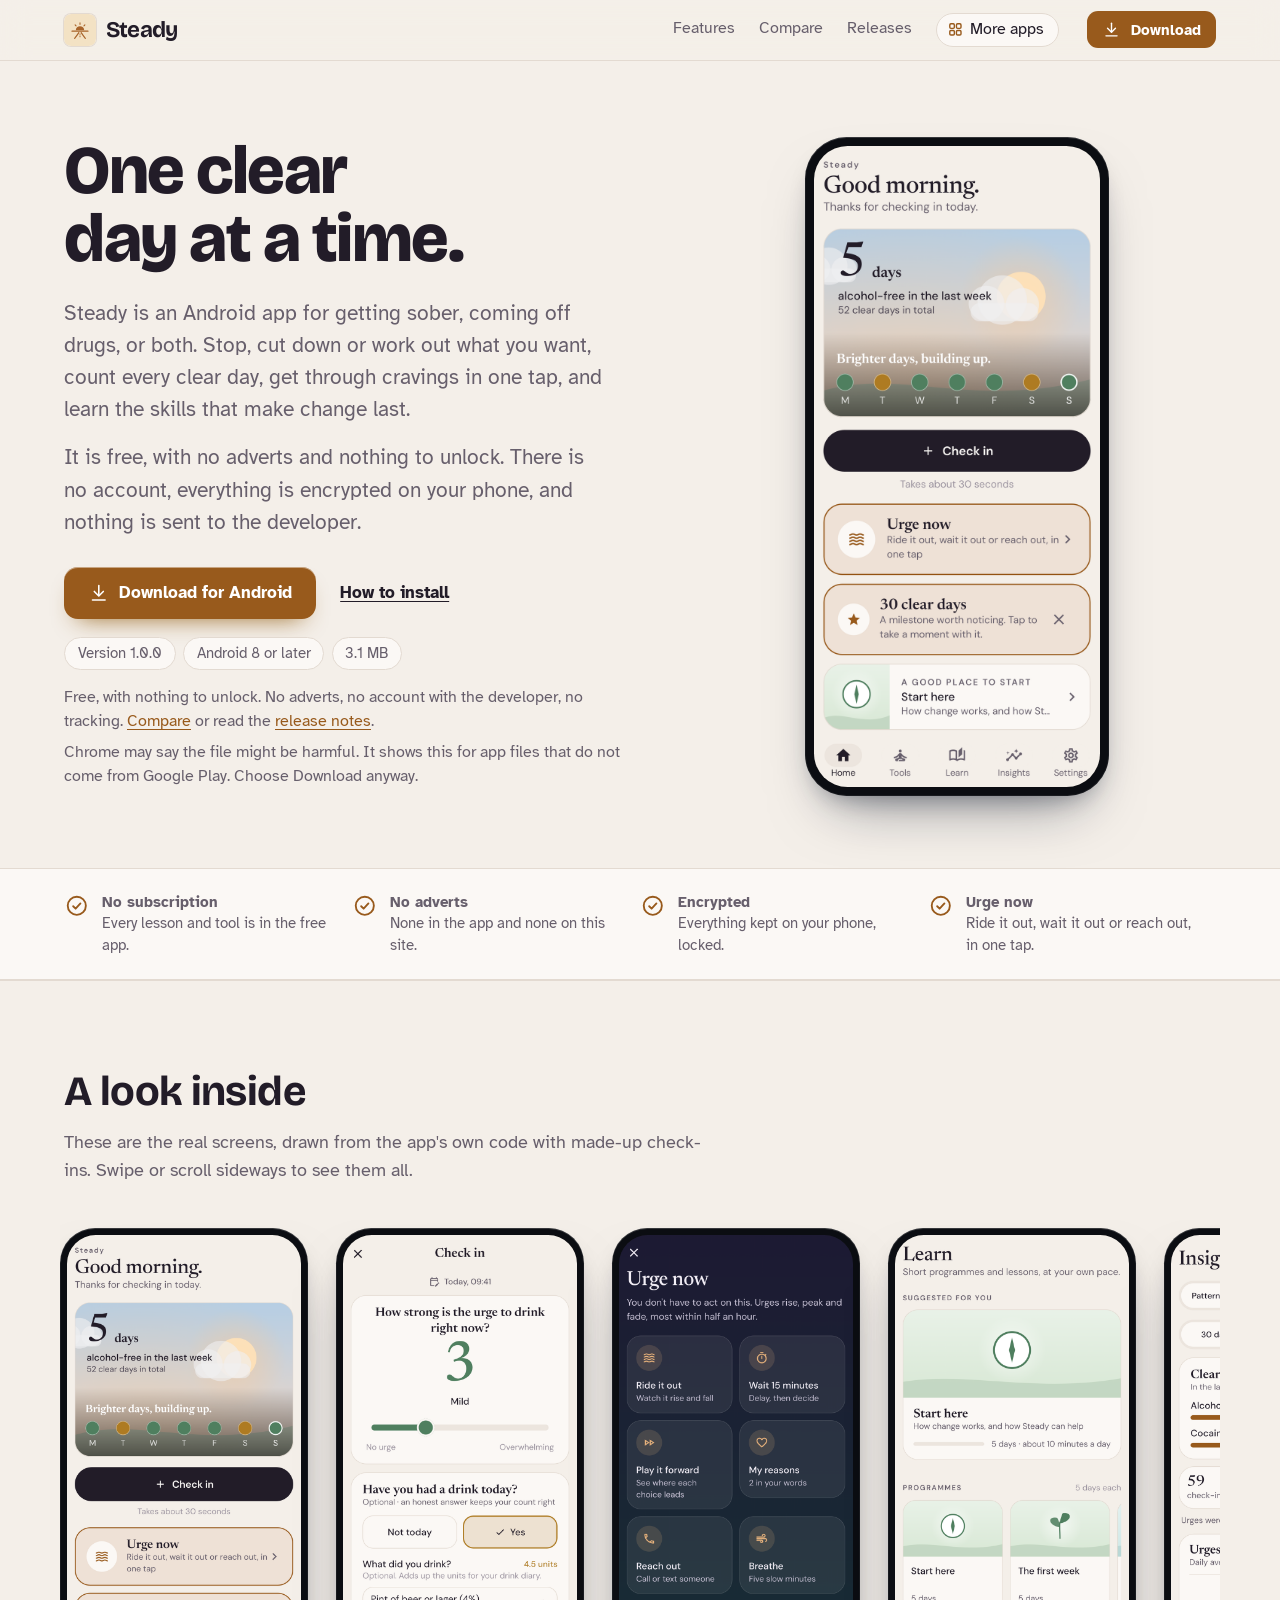
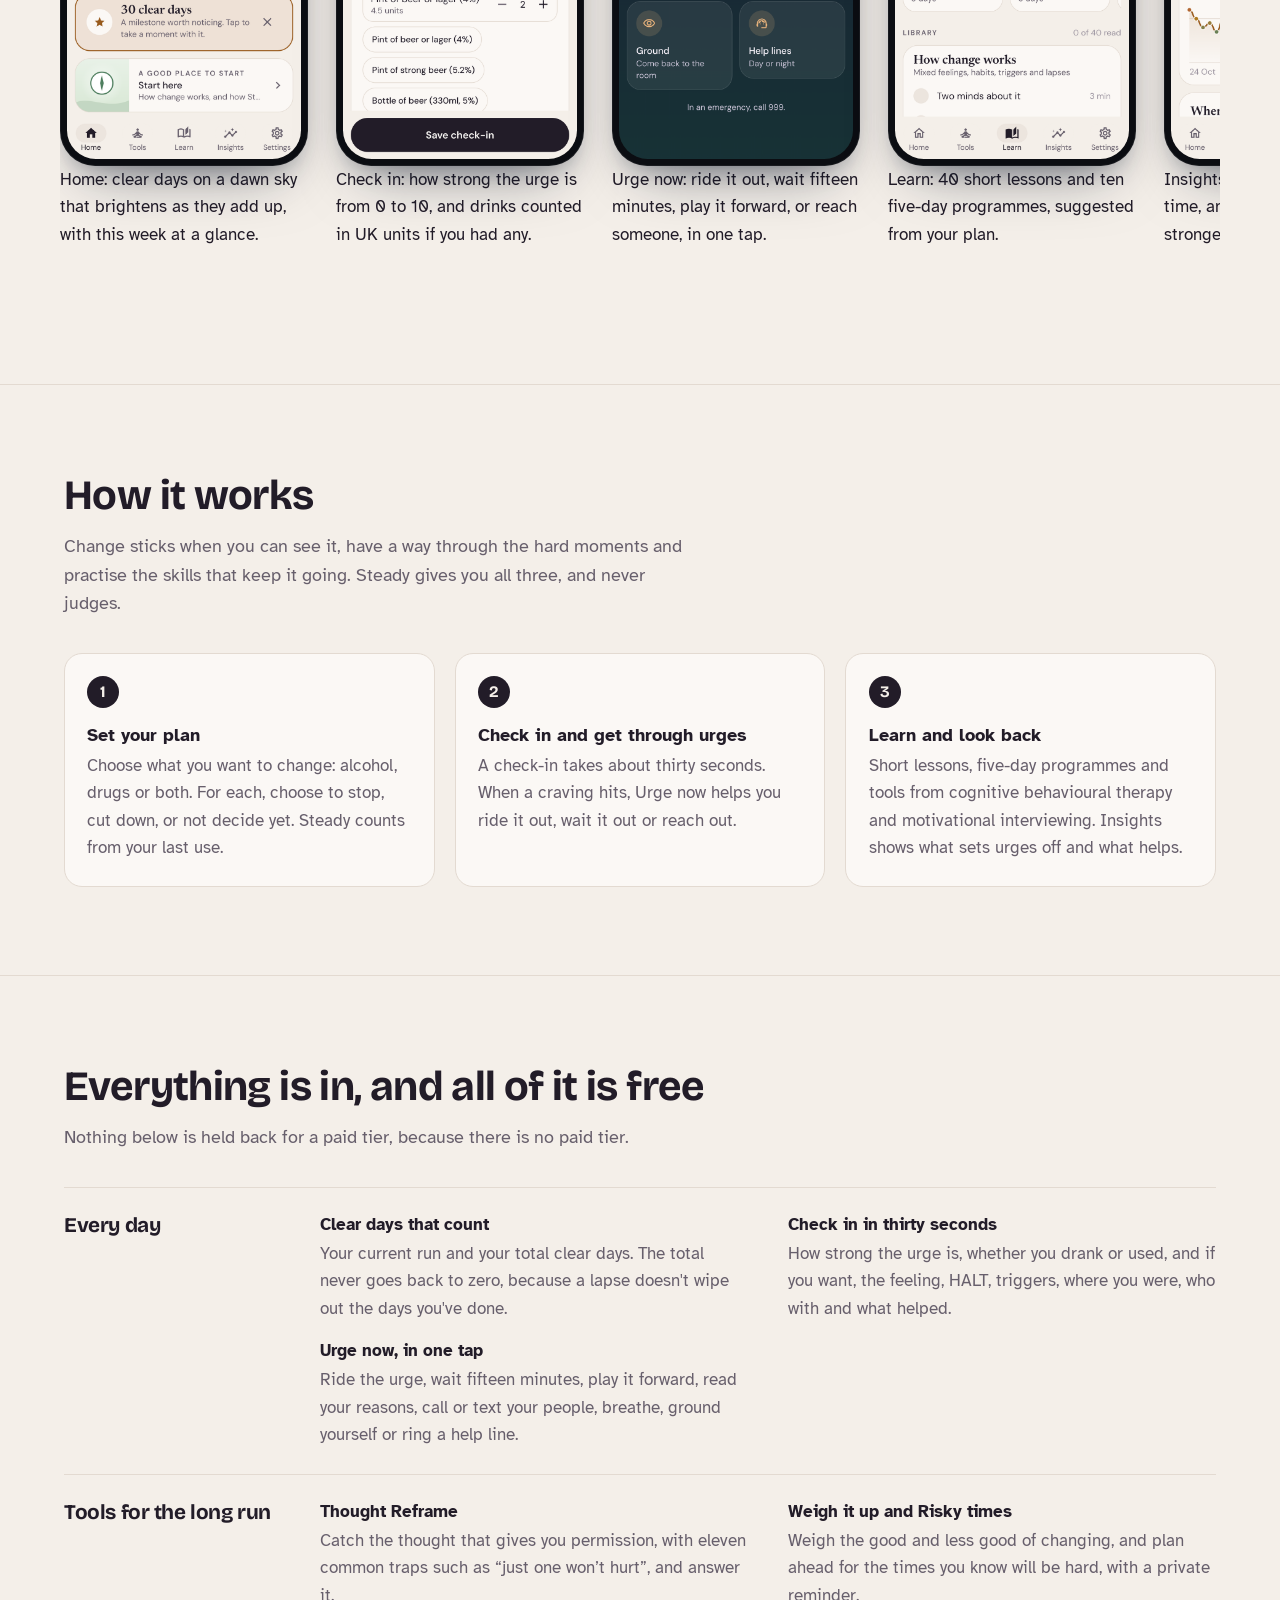
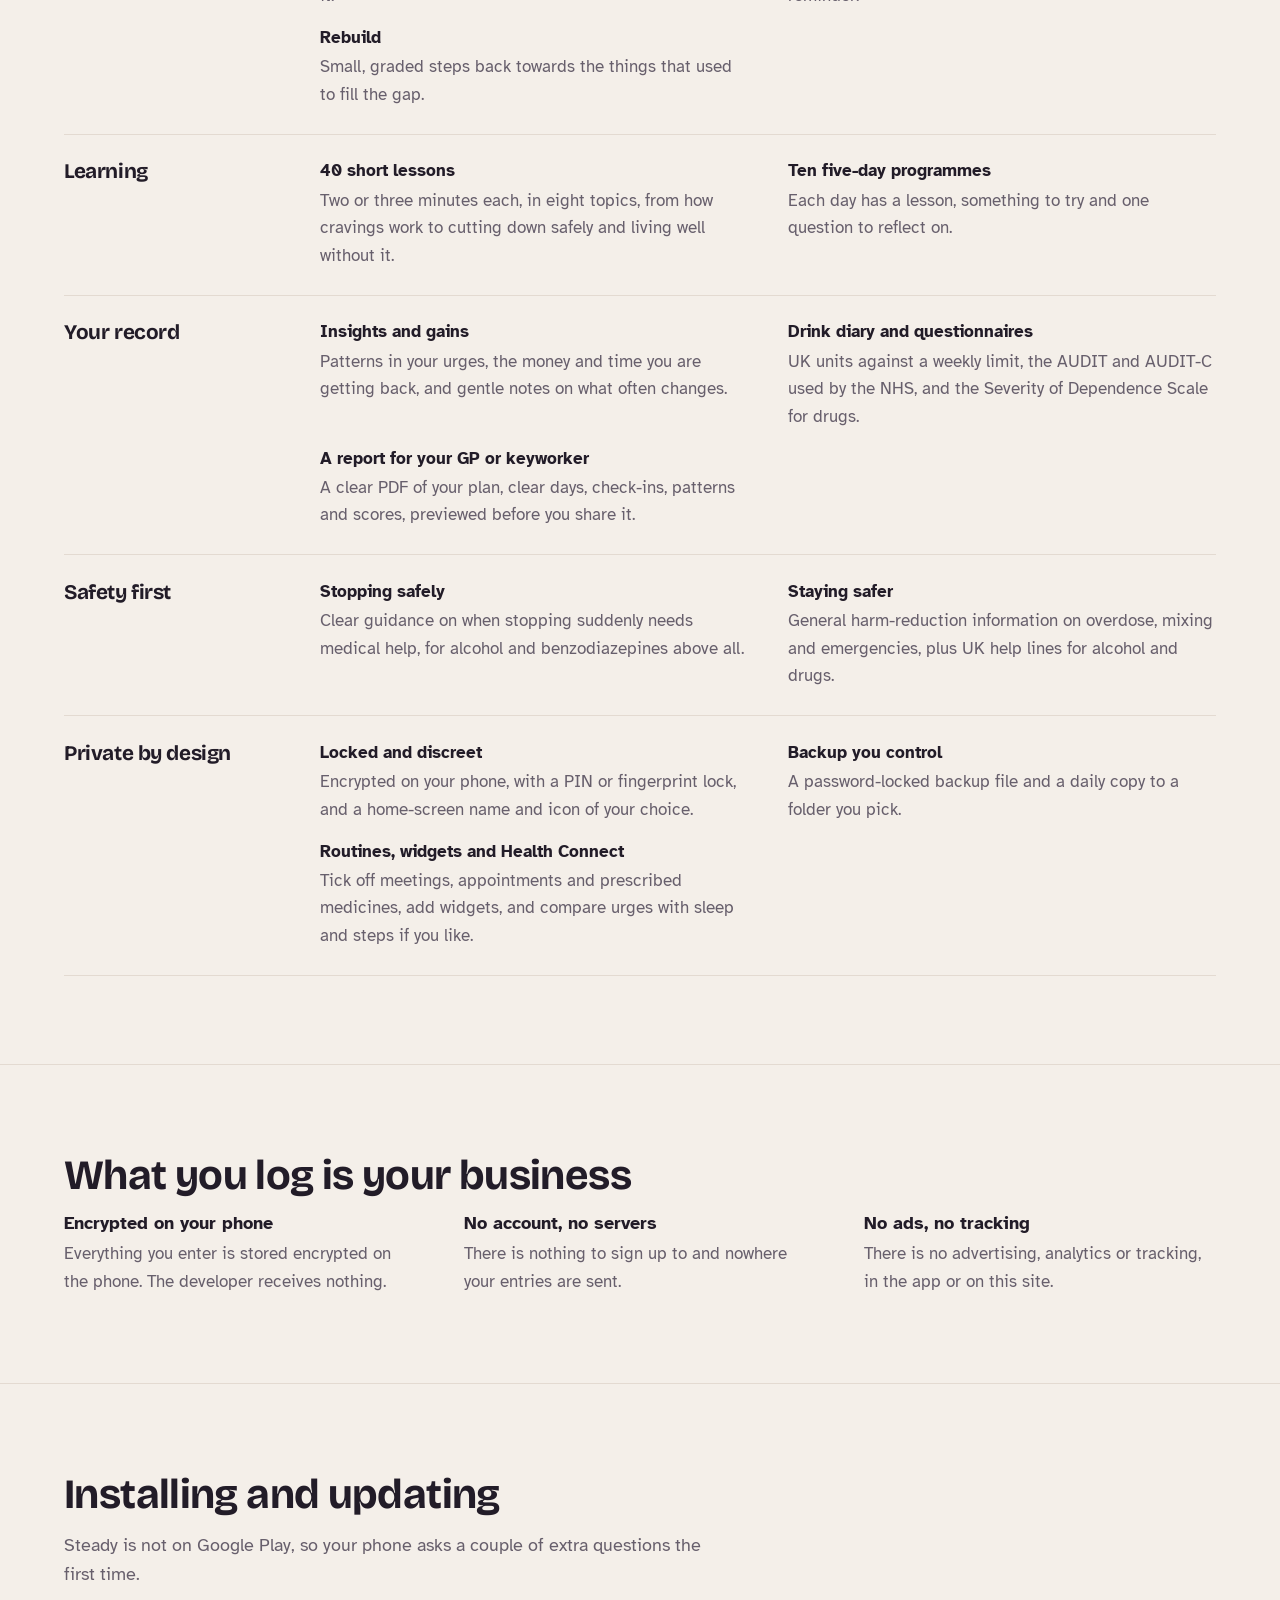
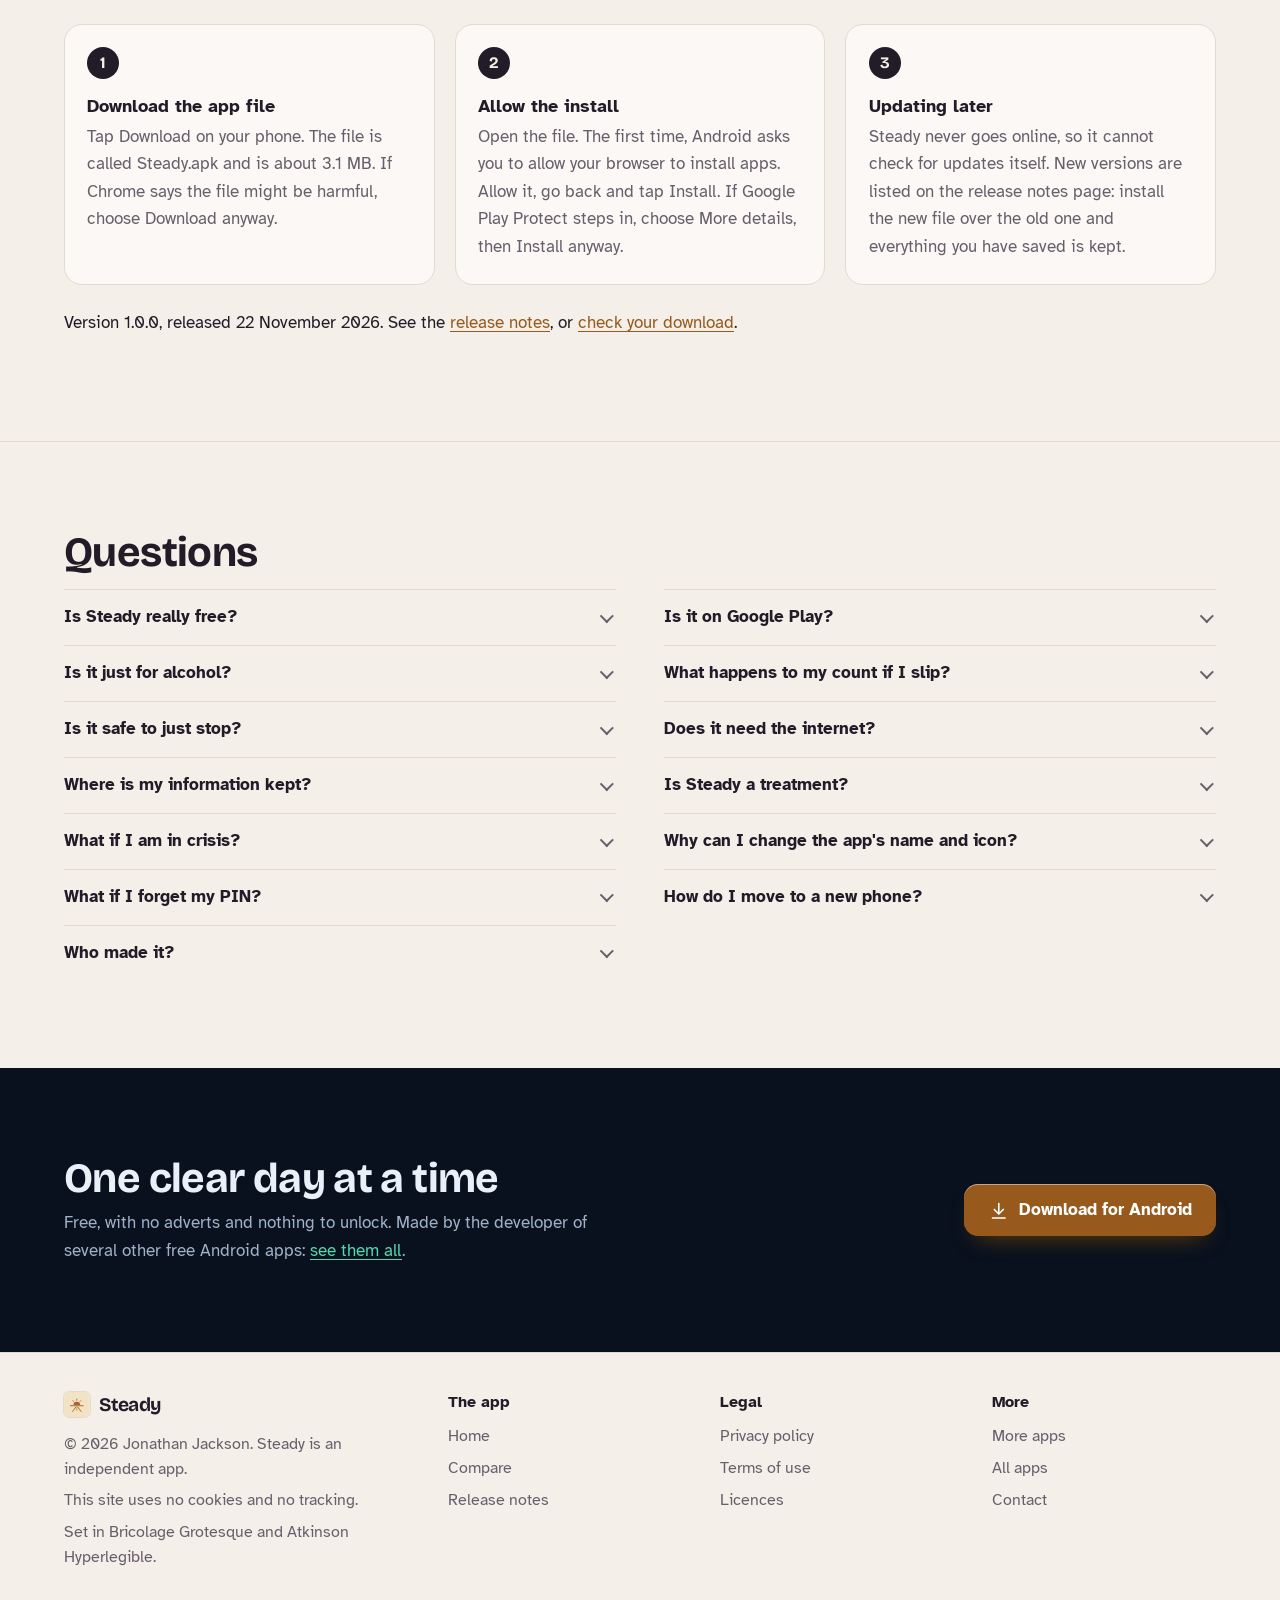
<file: index.html>
<!DOCTYPE html>
<html lang="en-GB">
<head>
<meta charset="utf-8">
<meta name="viewport" content="width=device-width, initial-scale=1">
<title>Steady: a free, private app for getting sober or coming off drugs</title>
<meta name="description" content="Steady is a free Android app for stopping or cutting down on alcohol, drugs or both: clear-day counts that never reset to zero, Urge now in one tap, CBT and motivational tools, 40 short lessons, ten five-day programmes, a drink diary in UK units and a report for your GP or keyworker. Encrypted on your phone, no adverts, no account.">
<meta name="author" content="Jonathan Jackson">
<link rel="canonical" href="https://customgpter.github.io/steady/">
<meta name="theme-color" content="#f4efe9" media="(prefers-color-scheme: light)">
<meta name="theme-color" content="#17141b" media="(prefers-color-scheme: dark)">
<meta property="og:type" content="website">
<meta property="og:site_name" content="Steady">
<meta property="og:title" content="Steady: a free, private app for getting sober or coming off drugs">
<meta property="og:description" content="Steady is a free Android app for stopping or cutting down on alcohol, drugs or both: clear-day counts that never reset to zero, Urge now in one tap, CBT and motivational tools, 40 short lessons, ten five-day programmes, a drink diary in UK units and a report for your GP or keyworker. Encrypted on your phone, no adverts, no account.">
<meta property="og:url" content="https://customgpter.github.io/steady/">
<meta property="og:image" content="https://customgpter.github.io/steady/assets/og.png">
<meta property="og:image:width" content="1200">
<meta property="og:image:height" content="630">
<meta property="og:image:alt" content="Steady&#x27;s home screen: clear days on a dawn sky, this week&#x27;s dots and Urge now a tap away">
<meta property="og:locale" content="en_GB">
<meta name="twitter:card" content="summary_large_image">
<link rel="icon" href="./assets/favicon.svg" type="image/svg+xml">
<link rel="apple-touch-icon" href="./assets/apple-touch-icon.png">
<link rel="preload" href="./assets/fonts/bricolage-grotesque-latin.woff2" as="font" type="font/woff2" crossorigin>
<link rel="preload" href="./assets/fonts/atkinson-hyperlegible-latin-400-normal.woff2" as="font" type="font/woff2" crossorigin>
<link rel="stylesheet" href="./assets/site.css?v=1">
<link rel="stylesheet" href="./assets/house.css?v=1">
<link rel="stylesheet" href="./assets/apps-list.css?v=1">
<script src="./assets/apps-list.js?v=1" defer></script>
<script type="application/ld+json">{"@context":"https://schema.org","@type":"SoftwareApplication","name":"Steady","url":"https://customgpter.github.io/steady/","description":"Steady is a free Android app for stopping or cutting down on alcohol, drugs or both: clear-day counts that never reset to zero, Urge now in one tap, CBT and motivational tools, 40 short lessons, ten five-day programmes, a drink diary in UK units and a report for your GP or keyworker. Encrypted on your phone, no adverts, no account.","applicationCategory":"HealthApplication","operatingSystem":"Android 8 or later","softwareVersion":"1.0.0","downloadUrl":"https://github.com/CustomGPTer/steady/releases/latest/download/Steady.apk","releaseNotes":"https://customgpter.github.io/steady/releases.html","offers":{"@type":"Offer","price":"0","priceCurrency":"GBP"},"inLanguage":"en-GB","image":"https://customgpter.github.io/steady/assets/og.png","featureList":["Clear days that count","Check in in thirty seconds","Urge now, in one tap","Thought Reframe","Weigh it up and Risky times","Rebuild","40 short lessons","Ten five-day programmes","Insights and gains","Drink diary and questionnaires","A report for your GP or keyworker","Stopping safely"],"author":{"@type":"Person","name":"Jonathan Jackson"}}</script>
<script type="application/ld+json">{"@context":"https://schema.org","@type":"FAQPage","mainEntity":[{"@type":"Question","name":"Is Steady really free?","acceptedAnswer":{"@type":"Answer","text":"Yes. There is no paid version, no subscription, no trial and no adverts, and nothing in the app is locked. The report for your GP or keyworker is free too."}},{"@type":"Question","name":"Is it on Google Play?","acceptedAnswer":{"@type":"Answer","text":"No. Steady is a personal project and is downloaded from this site as an Android app file. It needs Android 8 or later, which covers almost every phone in use."}},{"@type":"Question","name":"Is it just for alcohol?","acceptedAnswer":{"@type":"Answer","text":"No. You can add alcohol, cannabis, cocaine, opioids, benzodiazepines, ketamine, MDMA, amphetamines or something else, each with its own goal: stop, cut down or not sure yet."}},{"@type":"Question","name":"What happens to my count if I slip?","acceptedAnswer":{"@type":"Answer","text":"Your current run starts again, but your total of clear days never resets. A short, kind review helps you see what happened and plan for next time."}},{"@type":"Question","name":"Is it safe to just stop?","acceptedAnswer":{"@type":"Answer","text":"Not always. Stopping alcohol or benzodiazepines suddenly after heavy or regular use can cause dangerous withdrawal, including seizures. Steady shows this before you start. Talk to your GP or a local drug and alcohol service first."}},{"@type":"Question","name":"Does it need the internet?","acceptedAnswer":{"@type":"Answer","text":"No. The app does not ask Android for internet access at all, so it cannot go online. Help lines and links open in your own phone or browser."}},{"@type":"Question","name":"Where is my information kept?","acceptedAnswer":{"@type":"Answer","text":"Only on your phone, in the app's private storage, encrypted with a key held by Android. Nothing is uploaded, and the developer receives nothing."}},{"@type":"Question","name":"Is Steady a treatment?","acceptedAnswer":{"@type":"Answer","text":"No. It is a self-help tool built on methods from cognitive behavioural therapy and motivational interviewing. It can sit alongside support from your GP, a drug and alcohol service or a mutual-aid group, but it does not replace them, and it is not a medical device."}},{"@type":"Question","name":"What if I am in crisis?","acceptedAnswer":{"@type":"Answer","text":"Steady is not a crisis service. Call 999 if you or someone else is in danger. Samaritans are free on 116 123, day or night, and you can text SHOUT to 85258. FRANK is on 0300 123 6600, any time."}},{"@type":"Question","name":"Why can I change the app's name and icon?","acceptedAnswer":{"@type":"Answer","text":"Some people would rather a recovery app did not announce itself on their home screen. You can show it as Steady, Journal, Notes, Daily, Planner or Balance, with one of eight icons. Reminders never mention drink or drugs."}},{"@type":"Question","name":"What if I forget my PIN?","acceptedAnswer":{"@type":"Answer","text":"There is no way round the PIN, not even for the developer. You can clear the app's storage in your phone's settings, which deletes everything, and then restore your latest backup."}},{"@type":"Question","name":"How do I move to a new phone?","acceptedAnswer":{"@type":"Answer","text":"In Settings, open Backup and export, set a backup password and save a backup file. Install Steady on the new phone, choose Restore from a backup and enter the same password."}},{"@type":"Question","name":"Who made it?","acceptedAnswer":{"@type":"Answer","text":"Steady is made by Jonathan Jackson, an independent developer in the United Kingdom. It is not connected with the NHS or any other organisation or app maker."}}]}</script>
</head>
<body>
<a class="skip" href="#main">Skip to content</a>
<header class="masthead">
<div class="wrap">
<a class="brand" href="./" aria-label="Steady home"><svg viewBox="0 0 108 108" aria-hidden="true"><rect width="108" height="108" rx="24" fill="#F3E2C4"/><path fill="#A8642A" d="M40,55 A14,14 0 0,1 68,55 Z"/><path fill="none" stroke="#A8642A" stroke-width="3.5" stroke-linecap="round" d="M54,30 L54,35 M37.5,36.5 L40.8,40.3 M70.5,36.5 L67.2,40.3"/><path fill="none" stroke="#A8642A" stroke-width="4" stroke-linecap="round" stroke-linejoin="round" d="M27,58 L81,58 M50,63 C46,69 42,75 36,82 M58,63 C62,69 66,75 72,82"/><path fill="none" stroke="#A8642A" stroke-width="3" stroke-linecap="round" d="M54,67 L54,69 M54,74 L54,77"/></svg><span>Steady</span></a>
<nav aria-label="Main"><ul><li><a href="./#features">Features</a></li><li><a href="./compare.html">Compare</a></li><li><a href="./releases.html">Releases</a></li><li><a class="more-apps" href="./more-apps.html"><svg class="ico" viewBox="0 0 24 24" aria-hidden="true"><rect x="4" y="4" width="6.5" height="6.5" rx="1.6"/><rect x="13.5" y="4" width="6.5" height="6.5" rx="1.6"/><rect x="4" y="13.5" width="6.5" height="6.5" rx="1.6"/><rect x="13.5" y="13.5" width="6.5" height="6.5" rx="1.6"/></svg>More apps</a></li></ul></nav>
<a class="button small" href="https://github.com/CustomGPTer/steady/releases/latest/download/Steady.apk"><svg class="ico" viewBox="0 0 24 24" aria-hidden="true"><path d="M12 4v11"/><path d="M7 10.5l5 5 5-5"/><path d="M5 20h14"/></svg>Download</a>
</div>
</header>
<main id="main">
<div class="hero">
<div class="wrap hero-grid">
<div class="hero-copy">
<h1>One clear day at a time.</h1>
<p class="lede">Steady is an Android app for getting sober, coming off drugs, or both. Stop, cut down or work out what you want, count every clear day, get through cravings in one tap, and learn the skills that make change last.</p><p class="lede">It is free, with no adverts and nothing to unlock. There is no account, everything is encrypted on your phone, and nothing is sent to the developer.</p>

<p class="get" id="download"><a class="button" href="https://github.com/CustomGPTer/steady/releases/latest/download/Steady.apk"><svg class="ico" viewBox="0 0 24 24" aria-hidden="true"><path d="M12 4v11"/><path d="M7 10.5l5 5 5-5"/><path d="M5 20h14"/></svg>Download for Android</a><a class="aside" href="#install">How to install</a></p>
<ul class="pills"><li>Version 1.0.0</li><li>Android 8 or later</li><li>3.1 MB</li></ul>
<p class="facts">Free, with nothing to unlock. No adverts, no account with the developer, no tracking. <a href="compare.html">Compare</a> or read the <a href="releases.html">release notes</a>.</p>
<p class="facts">Chrome may say the file might be harmful. It shows this for app files that do not come from Google Play. Choose Download anyway.</p>
</div>
<div class="hero-phone"><div class="phone"><img src="./assets/screens/home.png" alt="Home: clear days on a dawn sky that brightens as they add up, with this week at a glance." width="393" height="852" fetchpriority="high"></div></div>
</div>
</div>

<section class="promises" aria-label="In short">
<div class="wrap"><ul><li><svg class="ico" viewBox="0 0 24 24" aria-hidden="true"><circle cx="12" cy="12" r="8.5"/><path d="M8.6 12.4l2.3 2.3 4.5-4.9"/></svg><span><b>No subscription</b><span>Every lesson and tool is in the free app.</span></span></li><li><svg class="ico" viewBox="0 0 24 24" aria-hidden="true"><circle cx="12" cy="12" r="8.5"/><path d="M8.6 12.4l2.3 2.3 4.5-4.9"/></svg><span><b>No adverts</b><span>None in the app and none on this site.</span></span></li><li><svg class="ico" viewBox="0 0 24 24" aria-hidden="true"><circle cx="12" cy="12" r="8.5"/><path d="M8.6 12.4l2.3 2.3 4.5-4.9"/></svg><span><b>Encrypted</b><span>Everything kept on your phone, locked.</span></span></li><li><svg class="ico" viewBox="0 0 24 24" aria-hidden="true"><circle cx="12" cy="12" r="8.5"/><path d="M8.6 12.4l2.3 2.3 4.5-4.9"/></svg><span><b>Urge now</b><span>Ride it out, wait it out or reach out, in one tap.</span></span></li></ul></div>
</section>

<section id="screens" aria-labelledby="screens-h">
<div class="wrap">
<h2 id="screens-h">A look inside</h2>
<p class="intro">These are the real screens, drawn from the app&#x27;s own code with made-up check-ins. Swipe or scroll sideways to see them all.</p>
<div class="gallery" tabindex="0" role="region" aria-label="Screens from Steady"><figure class="shot"><div class="phone"><img src="./assets/screens/home.png" alt="Home: clear days on a dawn sky that brightens as they add up, with this week at a glance." width="393" height="852" loading="eager" decoding="async"></div><figcaption>Home: clear days on a dawn sky that brightens as they add up, with this week at a glance.</figcaption></figure><figure class="shot"><div class="phone"><img src="./assets/screens/checkin.png" alt="Check in: how strong the urge is from 0 to 10, and drinks counted in UK units if you had any." width="393" height="852" loading="eager" decoding="async"></div><figcaption>Check in: how strong the urge is from 0 to 10, and drinks counted in UK units if you had any.</figcaption></figure><figure class="shot"><div class="phone"><img src="./assets/screens/urge.png" alt="Urge now: ride it out, wait fifteen minutes, play it forward, or reach someone, in one tap." width="393" height="852" loading="eager" decoding="async"></div><figcaption>Urge now: ride it out, wait fifteen minutes, play it forward, or reach someone, in one tap.</figcaption></figure><figure class="shot"><div class="phone"><img src="./assets/screens/learn.png" alt="Learn: 40 short lessons and ten five-day programmes, suggested from your plan." width="393" height="852" loading="eager" decoding="async"></div><figcaption>Learn: 40 short lessons and ten five-day programmes, suggested from your plan.</figcaption></figure><figure class="shot"><div class="phone"><img src="./assets/screens/insights.png" alt="Insights: clear days, urges over time, and when and why they are stronger." width="393" height="852" loading="eager" decoding="async"></div><figcaption>Insights: clear days, urges over time, and when and why they are stronger.</figcaption></figure><figure class="shot"><div class="phone"><img src="./assets/screens/diary.png" alt="The drink diary for cutting down: units this week against the limit you set." width="393" height="852" loading="eager" decoding="async"></div><figcaption>The drink diary for cutting down: units this week against the limit you set.</figcaption></figure><figure class="shot"><div class="phone"><img src="./assets/screens/scores.png" alt="The AUDIT, AUDIT-C and Severity of Dependence Scale, with your scores over the months." width="393" height="852" loading="eager" decoding="async"></div><figcaption>The AUDIT, AUDIT-C and Severity of Dependence Scale, with your scores over the months.</figcaption></figure><figure class="shot"><div class="phone"><img src="./assets/screens/dark.png" alt="The same app in a softer, darker look." width="393" height="852" loading="eager" decoding="async"></div><figcaption>The same app in a softer, darker look.</figcaption></figure></div>
</div>
</section>

<section id="how" aria-labelledby="how-h">
<div class="wrap">
<h2 id="how-h">How it works</h2>
<p class="intro">Change sticks when you can see it, have a way through the hard moments and practise the skills that keep it going. Steady gives you all three, and never judges.</p>
<ol class="steps"><li><h3>Set your plan</h3><p>Choose what you want to change: alcohol, drugs or both. For each, choose to stop, cut down, or not decide yet. Steady counts from your last use.</p></li><li><h3>Check in and get through urges</h3><p>A check-in takes about thirty seconds. When a craving hits, Urge now helps you ride it out, wait it out or reach out.</p></li><li><h3>Learn and look back</h3><p>Short lessons, five-day programmes and tools from cognitive behavioural therapy and motivational interviewing. Insights shows what sets urges off and what helps.</p></li></ol>
</div>
</section>

<section id="features" aria-labelledby="features-h">
<div class="wrap">
<h2 id="features-h">Everything is in, and all of it is free</h2>
<p class="intro">Nothing below is held back for a paid tier, because there is no paid tier.</p>
<div class="groups"><div class="group"><h3>Every day</h3><dl><div><dt>Clear days that count</dt><dd>Your current run and your total clear days. The total never goes back to zero, because a lapse doesn't wipe out the days you've done.</dd></div><div><dt>Check in in thirty seconds</dt><dd>How strong the urge is, whether you drank or used, and if you want, the feeling, HALT, triggers, where you were, who with and what helped.</dd></div><div><dt>Urge now, in one tap</dt><dd>Ride the urge, wait fifteen minutes, play it forward, read your reasons, call or text your people, breathe, ground yourself or ring a help line.</dd></div></dl></div><div class="group"><h3>Tools for the long run</h3><dl><div><dt>Thought Reframe</dt><dd>Catch the thought that gives you permission, with eleven common traps such as “just one won’t hurt”, and answer it.</dd></div><div><dt>Weigh it up and Risky times</dt><dd>Weigh the good and less good of changing, and plan ahead for the times you know will be hard, with a private reminder.</dd></div><div><dt>Rebuild</dt><dd>Small, graded steps back towards the things that used to fill the gap.</dd></div></dl></div><div class="group"><h3>Learning</h3><dl><div><dt>40 short lessons</dt><dd>Two or three minutes each, in eight topics, from how cravings work to cutting down safely and living well without it.</dd></div><div><dt>Ten five-day programmes</dt><dd>Each day has a lesson, something to try and one question to reflect on.</dd></div></dl></div><div class="group"><h3>Your record</h3><dl><div><dt>Insights and gains</dt><dd>Patterns in your urges, the money and time you are getting back, and gentle notes on what often changes.</dd></div><div><dt>Drink diary and questionnaires</dt><dd>UK units against a weekly limit, the AUDIT and AUDIT-C used by the NHS, and the Severity of Dependence Scale for drugs.</dd></div><div><dt>A report for your GP or keyworker</dt><dd>A clear PDF of your plan, clear days, check-ins, patterns and scores, previewed before you share it.</dd></div></dl></div><div class="group"><h3>Safety first</h3><dl><div><dt>Stopping safely</dt><dd>Clear guidance on when stopping suddenly needs medical help, for alcohol and benzodiazepines above all.</dd></div><div><dt>Staying safer</dt><dd>General harm-reduction information on overdose, mixing and emergencies, plus UK help lines for alcohol and drugs.</dd></div></dl></div><div class="group"><h3>Private by design</h3><dl><div><dt>Locked and discreet</dt><dd>Encrypted on your phone, with a PIN or fingerprint lock, and a home-screen name and icon of your choice.</dd></div><div><dt>Backup you control</dt><dd>A password-locked backup file and a daily copy to a folder you pick.</dd></div><div><dt>Routines, widgets and Health Connect</dt><dd>Tick off meetings, appointments and prescribed medicines, add widgets, and compare urges with sleep and steps if you like.</dd></div></dl></div></div>
</div>
</section>

<section id="privacy" aria-labelledby="privacy-h">
<div class="wrap">
<h2 id="privacy-h">What you log is your business</h2>
<ul class="plain"><li><h3>Encrypted on your phone</h3><p>Everything you enter is stored encrypted on the phone. The developer receives nothing.</p></li><li><h3>No account, no servers</h3><p>There is nothing to sign up to and nowhere your entries are sent.</p></li><li><h3>No ads, no tracking</h3><p>There is no advertising, analytics or tracking, in the app or on this site.</p></li></ul>
</div>
</section>

<section id="install" aria-labelledby="install-h">
<div class="wrap">
<h2 id="install-h">Installing and updating</h2>
<p class="intro">Steady is not on Google Play, so your phone asks a couple of extra questions the first time.</p>
<ol class="steps"><li><h3>Download the app file</h3><p>Tap Download on your phone. The file is called Steady.apk and is about 3.1 MB. If Chrome says the file might be harmful, choose Download anyway.</p></li><li><h3>Allow the install</h3><p>Open the file. The first time, Android asks you to allow your browser to install apps. Allow it, go back and tap Install. If Google Play Protect steps in, choose More details, then Install anyway.</p></li><li><h3>Updating later</h3><p>Steady never goes online, so it cannot check for updates itself. New versions are listed on the release notes page: install the new file over the old one and everything you have saved is kept.</p></li></ol>
<p class="after-table">Version 1.0.0, released 22 November 2026. See the <a href="releases.html">release notes</a>, or <a href="releases.html#checking">check your download</a>.</p>
</div>
</section>

<section id="questions" aria-labelledby="questions-h">
<div class="wrap">
<h2 id="questions-h">Questions</h2>
<div class="faq"><details><summary>Is Steady really free?</summary><p>Yes. There is no paid version, no subscription, no trial and no adverts, and nothing in the app is locked. The report for your GP or keyworker is free too.</p></details><details><summary>Is it on Google Play?</summary><p>No. Steady is a personal project and is downloaded from this site as an Android app file. It needs Android 8 or later, which covers almost every phone in use.</p></details><details><summary>Is it just for alcohol?</summary><p>No. You can add alcohol, cannabis, cocaine, opioids, benzodiazepines, ketamine, MDMA, amphetamines or something else, each with its own goal: stop, cut down or not sure yet.</p></details><details><summary>What happens to my count if I slip?</summary><p>Your current run starts again, but your total of clear days never resets. A short, kind review helps you see what happened and plan for next time.</p></details><details><summary>Is it safe to just stop?</summary><p>Not always. Stopping alcohol or benzodiazepines suddenly after heavy or regular use can cause dangerous withdrawal, including seizures. Steady shows this before you start. Talk to your GP or a local drug and alcohol service first.</p></details><details><summary>Does it need the internet?</summary><p>No. The app does not ask Android for internet access at all, so it cannot go online. Help lines and links open in your own phone or browser.</p></details><details><summary>Where is my information kept?</summary><p>Only on your phone, in the app's private storage, encrypted with a key held by Android. Nothing is uploaded, and the developer receives nothing.</p></details><details><summary>Is Steady a treatment?</summary><p>No. It is a self-help tool built on methods from cognitive behavioural therapy and motivational interviewing. It can sit alongside support from your GP, a drug and alcohol service or a mutual-aid group, but it does not replace them, and it is not a medical device.</p></details><details><summary>What if I am in crisis?</summary><p>Steady is not a crisis service. Call 999 if you or someone else is in danger. Samaritans are free on 116 123, day or night, and you can text SHOUT to 85258. FRANK is on 0300 123 6600, any time.</p></details><details><summary>Why can I change the app&#x27;s name and icon?</summary><p>Some people would rather a recovery app did not announce itself on their home screen. You can show it as Steady, Journal, Notes, Daily, Planner or Balance, with one of eight icons. Reminders never mention drink or drugs.</p></details><details><summary>What if I forget my PIN?</summary><p>There is no way round the PIN, not even for the developer. You can clear the app's storage in your phone's settings, which deletes everything, and then restore your latest backup.</p></details><details><summary>How do I move to a new phone?</summary><p>In Settings, open Backup and export, set a backup password and save a backup file. Install Steady on the new phone, choose Restore from a backup and enter the same password.</p></details><details><summary>Who made it?</summary><p>Steady is made by Jonathan Jackson, an independent developer in the United Kingdom. It is not connected with the NHS or any other organisation or app maker.</p></details></div>
</div>
</section>

<section class="closing" aria-labelledby="closing-h">
<div class="wrap">
<div><h2 id="closing-h">One clear day at a time</h2><p>Free, with no adverts and nothing to unlock. Made by the developer of several other free Android apps: <a href="more-apps.html">see them all</a>.</p></div>
<a class="button" href="https://github.com/CustomGPTer/steady/releases/latest/download/Steady.apk"><svg class="ico" viewBox="0 0 24 24" aria-hidden="true"><path d="M12 4v11"/><path d="M7 10.5l5 5 5-5"/><path d="M5 20h14"/></svg>Download for Android</a>
</div>
</section>
</main>
<footer class="colophon">
<div class="wrap">
<div>
<a class="brand" href="./" aria-label="Steady home"><svg viewBox="0 0 108 108" aria-hidden="true"><rect width="108" height="108" rx="24" fill="#F3E2C4"/><path fill="#A8642A" d="M40,55 A14,14 0 0,1 68,55 Z"/><path fill="none" stroke="#A8642A" stroke-width="3.5" stroke-linecap="round" d="M54,30 L54,35 M37.5,36.5 L40.8,40.3 M70.5,36.5 L67.2,40.3"/><path fill="none" stroke="#A8642A" stroke-width="4" stroke-linecap="round" stroke-linejoin="round" d="M27,58 L81,58 M50,63 C46,69 42,75 36,82 M58,63 C62,69 66,75 72,82"/><path fill="none" stroke="#A8642A" stroke-width="3" stroke-linecap="round" d="M54,67 L54,69 M54,74 L54,77"/></svg><span>Steady</span></a>
<p>&copy; 2026 Jonathan Jackson. Steady is an independent app.</p>
<p>This site uses no cookies and no tracking.</p>
<p>Set in Bricolage Grotesque and Atkinson Hyperlegible.</p>
</div>
<nav aria-label="The app"><h2>The app</h2><ul>
<li><a href="./">Home</a></li>
<li><a href="./compare.html">Compare</a></li>
<li><a href="./releases.html">Release notes</a></li>

</ul></nav>
<nav aria-label="Legal"><h2>Legal</h2><ul>
<li><a href="./privacy.html">Privacy policy</a></li>
<li><a href="./terms.html">Terms of use</a></li>
<li><a href="./licences.html">Licences</a></li>
</ul></nav>
<nav aria-label="More"><h2>More</h2><ul>
<li><a href="./more-apps.html">More apps</a></li>
<li><a href="https://customgpter.github.io/">All apps</a></li>
<li><a href="https://github.com/CustomGPTer/steady/issues">Contact</a></li>
</ul></nav>
</div>
</footer>
</body>
</html>
</file>
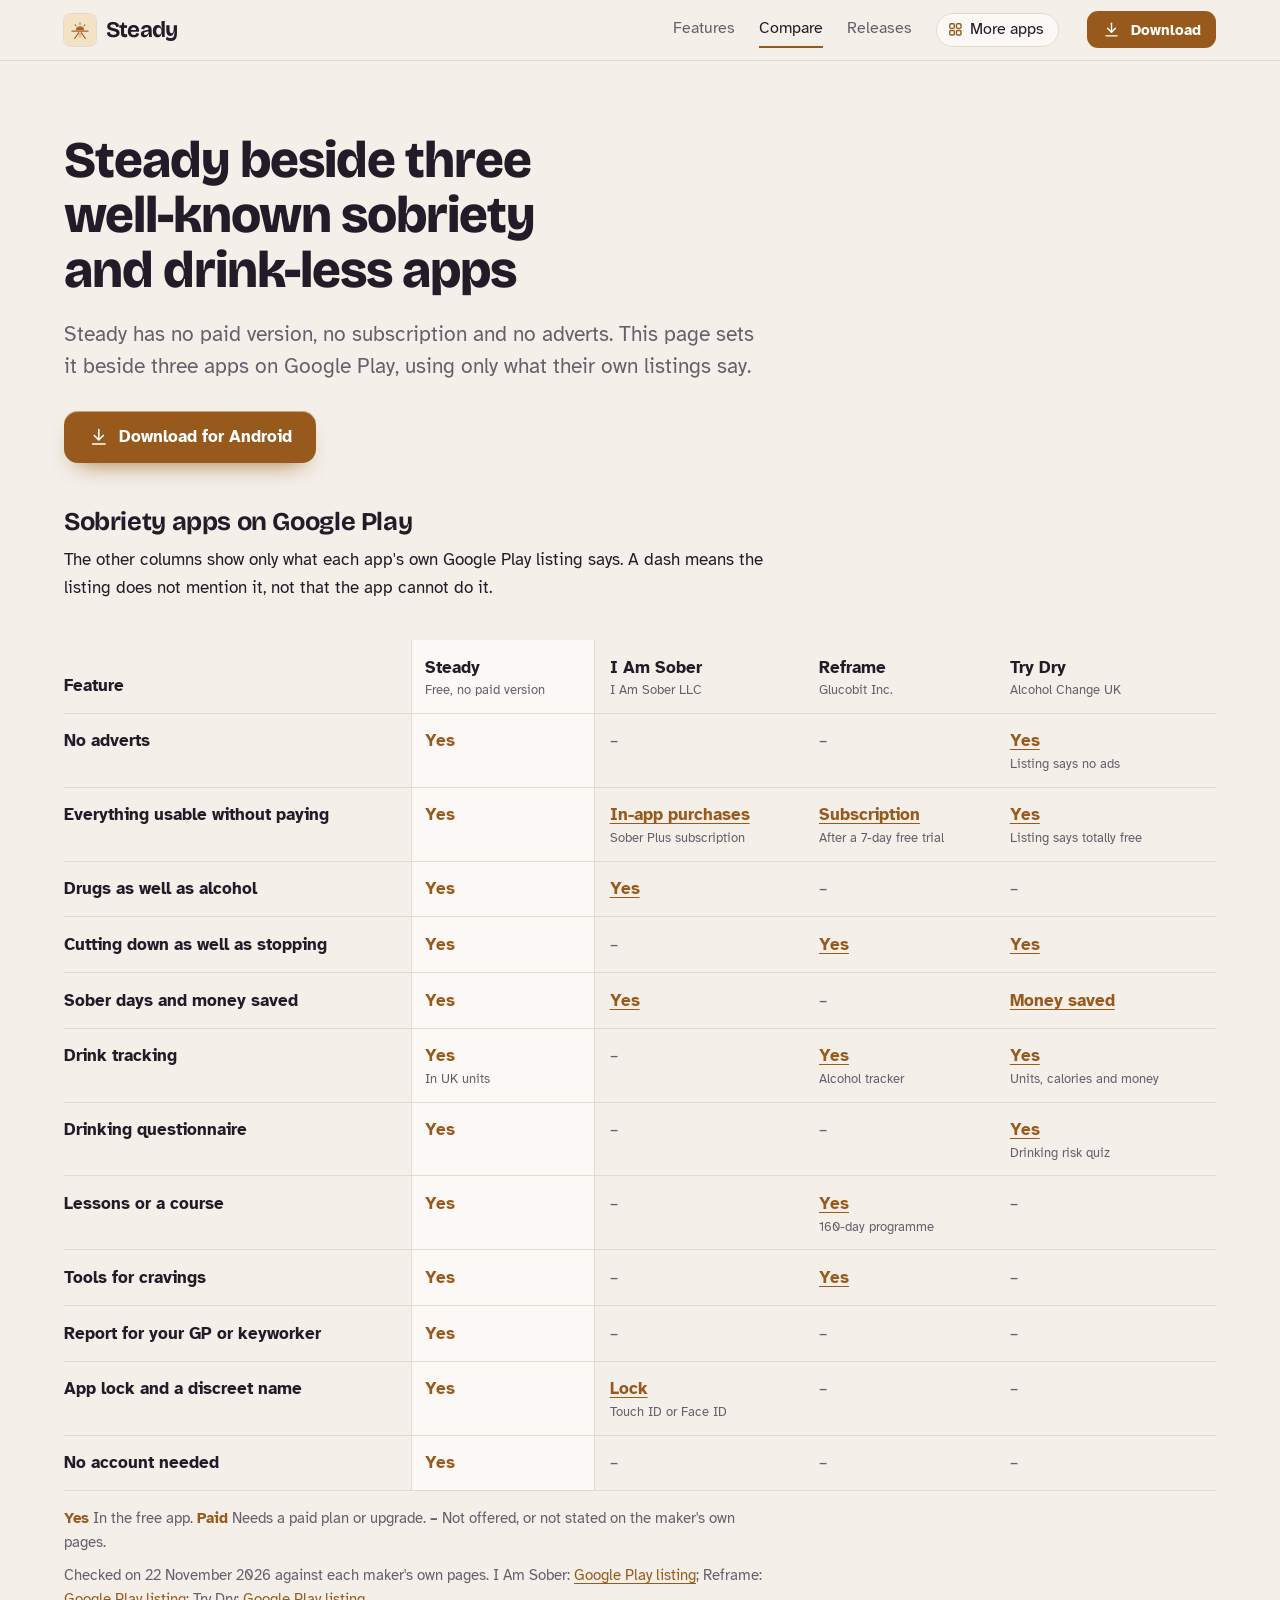
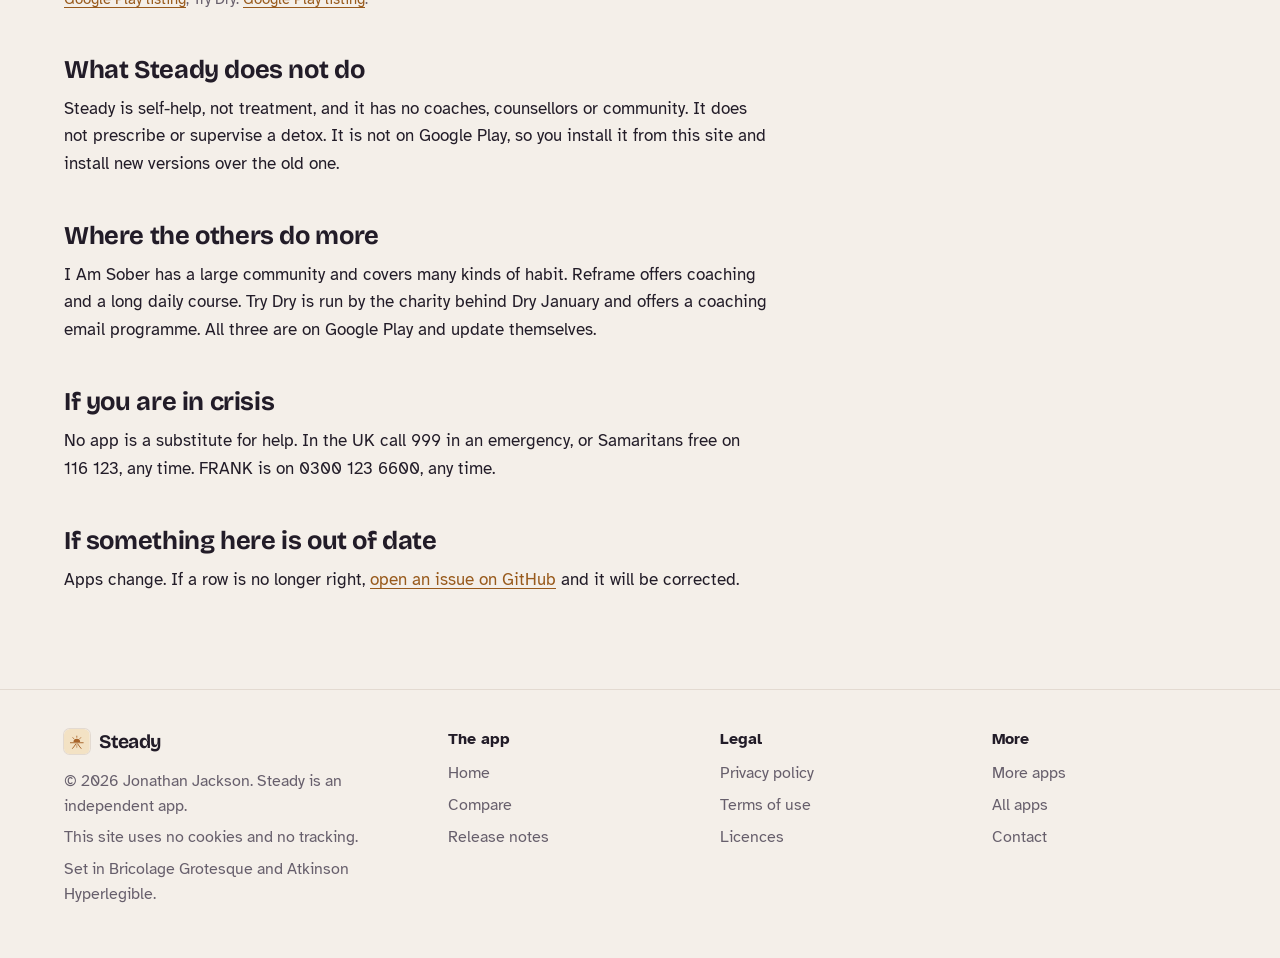
<file: compare.html>
<!DOCTYPE html>
<html lang="en-GB">
<head>
<meta charset="utf-8">
<meta name="viewport" content="width=device-width, initial-scale=1">
<title>Steady compared with other sobriety apps</title>
<meta name="description" content="How Steady compares with I Am Sober, Reframe and Try Dry, row by row, with each claim linked to the app&#x27;s own Google Play listing.">
<meta name="author" content="Jonathan Jackson">
<link rel="canonical" href="https://customgpter.github.io/steady/compare.html">
<meta name="theme-color" content="#f4efe9" media="(prefers-color-scheme: light)">
<meta name="theme-color" content="#17141b" media="(prefers-color-scheme: dark)">
<meta property="og:type" content="website">
<meta property="og:site_name" content="Steady">
<meta property="og:title" content="Steady compared with other sobriety apps">
<meta property="og:description" content="How Steady compares with I Am Sober, Reframe and Try Dry, row by row, with each claim linked to the app&#x27;s own Google Play listing.">
<meta property="og:url" content="https://customgpter.github.io/steady/compare.html">
<meta property="og:image" content="https://customgpter.github.io/steady/assets/og.png">
<meta property="og:image:width" content="1200">
<meta property="og:image:height" content="630">
<meta property="og:image:alt" content="Steady&#x27;s home screen: clear days on a dawn sky, this week&#x27;s dots and Urge now a tap away">
<meta property="og:locale" content="en_GB">
<meta name="twitter:card" content="summary_large_image">
<link rel="icon" href="./assets/favicon.svg" type="image/svg+xml">
<link rel="apple-touch-icon" href="./assets/apple-touch-icon.png">
<link rel="preload" href="./assets/fonts/bricolage-grotesque-latin.woff2" as="font" type="font/woff2" crossorigin>
<link rel="preload" href="./assets/fonts/atkinson-hyperlegible-latin-400-normal.woff2" as="font" type="font/woff2" crossorigin>
<link rel="stylesheet" href="./assets/site.css?v=1">
<link rel="stylesheet" href="./assets/house.css?v=1">
<link rel="stylesheet" href="./assets/apps-list.css?v=1">
<script src="./assets/apps-list.js?v=1" defer></script>
</head>
<body>
<a class="skip" href="#main">Skip to content</a>
<header class="masthead">
<div class="wrap">
<a class="brand" href="./" aria-label="Steady home"><svg viewBox="0 0 108 108" aria-hidden="true"><rect width="108" height="108" rx="24" fill="#F3E2C4"/><path fill="#A8642A" d="M40,55 A14,14 0 0,1 68,55 Z"/><path fill="none" stroke="#A8642A" stroke-width="3.5" stroke-linecap="round" d="M54,30 L54,35 M37.5,36.5 L40.8,40.3 M70.5,36.5 L67.2,40.3"/><path fill="none" stroke="#A8642A" stroke-width="4" stroke-linecap="round" stroke-linejoin="round" d="M27,58 L81,58 M50,63 C46,69 42,75 36,82 M58,63 C62,69 66,75 72,82"/><path fill="none" stroke="#A8642A" stroke-width="3" stroke-linecap="round" d="M54,67 L54,69 M54,74 L54,77"/></svg><span>Steady</span></a>
<nav aria-label="Main"><ul><li><a href="./#features">Features</a></li><li><a href="./compare.html" aria-current="page">Compare</a></li><li><a href="./releases.html">Releases</a></li><li><a class="more-apps" href="./more-apps.html"><svg class="ico" viewBox="0 0 24 24" aria-hidden="true"><rect x="4" y="4" width="6.5" height="6.5" rx="1.6"/><rect x="13.5" y="4" width="6.5" height="6.5" rx="1.6"/><rect x="4" y="13.5" width="6.5" height="6.5" rx="1.6"/><rect x="13.5" y="13.5" width="6.5" height="6.5" rx="1.6"/></svg>More apps</a></li></ul></nav>
<a class="button small" href="https://github.com/CustomGPTer/steady/releases/latest/download/Steady.apk"><svg class="ico" viewBox="0 0 24 24" aria-hidden="true"><path d="M12 4v11"/><path d="M7 10.5l5 5 5-5"/><path d="M5 20h14"/></svg>Download</a>
</div>
</header>
<main id="main" class="doc">
<div class="wrap">
<div class="measure">
<h1>Steady beside three well-known sobriety and drink-less apps</h1>
<p class="lede">Steady has no paid version, no subscription and no adverts. This page sets it beside three apps on Google Play, using only what their own listings say.</p>
<p class="get"><a class="button" href="https://github.com/CustomGPTer/steady/releases/latest/download/Steady.apk"><svg class="ico" viewBox="0 0 24 24" aria-hidden="true"><path d="M12 4v11"/><path d="M7 10.5l5 5 5-5"/><path d="M5 20h14"/></svg>Download for Android</a></p>
<h2 id="table">Sobriety apps on Google Play</h2>
<p>The other columns show only what each app's own Google Play listing says. A dash means the listing does not mention it, not that the app cannot do it.</p>
</div>
<div class="scroll">
<table class="cmp">
<thead><tr><th scope="col">Feature</th><th scope="col" class="ours">Steady<small>Free, no paid version</small></th><th scope="col">I Am Sober<small>I Am Sober LLC</small></th><th scope="col">Reframe<small>Glucobit Inc.</small></th><th scope="col">Try Dry<small>Alcohol Change UK</small></th></tr></thead>
<tbody>
<tr><th scope="row">No adverts</th><td class="yes ours"><span class="app">Steady</span><span class="v">Yes</span></td><td class="na"><span class="app">I Am Sober</span><span class="v">&ndash;</span></td><td class="na"><span class="app">Reframe</span><span class="v">&ndash;</span></td><td class="yes"><span class="app">Try Dry</span><span class="v"><a href="https://play.google.com/store/apps/details?id=uk.org.alcoholconcern.dryjanuary&hl=en_GB">Yes</a><small>Listing says no ads</small></span></td></tr>
<tr><th scope="row">Everything usable without paying</th><td class="yes ours"><span class="app">Steady</span><span class="v">Yes</span></td><td class="pay"><span class="app">I Am Sober</span><span class="v"><a href="https://play.google.com/store/apps/details?id=com.thehungrywasp.iamsober&hl=en_GB">In-app purchases</a><small>Sober Plus subscription</small></span></td><td class="pay"><span class="app">Reframe</span><span class="v"><a href="https://play.google.com/store/apps/details?id=com.glucobit.reframe&hl=en_GB">Subscription</a><small>After a 7-day free trial</small></span></td><td class="yes"><span class="app">Try Dry</span><span class="v"><a href="https://play.google.com/store/apps/details?id=uk.org.alcoholconcern.dryjanuary&hl=en_GB">Yes</a><small>Listing says totally free</small></span></td></tr>
<tr><th scope="row">Drugs as well as alcohol</th><td class="yes ours"><span class="app">Steady</span><span class="v">Yes</span></td><td class="yes"><span class="app">I Am Sober</span><span class="v"><a href="https://play.google.com/store/apps/details?id=com.thehungrywasp.iamsober&hl=en_GB">Yes</a></span></td><td class="na"><span class="app">Reframe</span><span class="v">&ndash;</span></td><td class="na"><span class="app">Try Dry</span><span class="v">&ndash;</span></td></tr>
<tr><th scope="row">Cutting down as well as stopping</th><td class="yes ours"><span class="app">Steady</span><span class="v">Yes</span></td><td class="na"><span class="app">I Am Sober</span><span class="v">&ndash;</span></td><td class="yes"><span class="app">Reframe</span><span class="v"><a href="https://play.google.com/store/apps/details?id=com.glucobit.reframe&hl=en_GB">Yes</a></span></td><td class="yes"><span class="app">Try Dry</span><span class="v"><a href="https://play.google.com/store/apps/details?id=uk.org.alcoholconcern.dryjanuary&hl=en_GB">Yes</a></span></td></tr>
<tr><th scope="row">Sober days and money saved</th><td class="yes ours"><span class="app">Steady</span><span class="v">Yes</span></td><td class="yes"><span class="app">I Am Sober</span><span class="v"><a href="https://play.google.com/store/apps/details?id=com.thehungrywasp.iamsober&hl=en_GB">Yes</a></span></td><td class="na"><span class="app">Reframe</span><span class="v">&ndash;</span></td><td class="yes"><span class="app">Try Dry</span><span class="v"><a href="https://play.google.com/store/apps/details?id=uk.org.alcoholconcern.dryjanuary&hl=en_GB">Money saved</a></span></td></tr>
<tr><th scope="row">Drink tracking</th><td class="yes ours"><span class="app">Steady</span><span class="v">Yes<small>In UK units</small></span></td><td class="na"><span class="app">I Am Sober</span><span class="v">&ndash;</span></td><td class="yes"><span class="app">Reframe</span><span class="v"><a href="https://play.google.com/store/apps/details?id=com.glucobit.reframe&hl=en_GB">Yes</a><small>Alcohol tracker</small></span></td><td class="yes"><span class="app">Try Dry</span><span class="v"><a href="https://play.google.com/store/apps/details?id=uk.org.alcoholconcern.dryjanuary&hl=en_GB">Yes</a><small>Units, calories and money</small></span></td></tr>
<tr><th scope="row">Drinking questionnaire</th><td class="yes ours"><span class="app">Steady</span><span class="v">Yes</span></td><td class="na"><span class="app">I Am Sober</span><span class="v">&ndash;</span></td><td class="na"><span class="app">Reframe</span><span class="v">&ndash;</span></td><td class="yes"><span class="app">Try Dry</span><span class="v"><a href="https://play.google.com/store/apps/details?id=uk.org.alcoholconcern.dryjanuary&hl=en_GB">Yes</a><small>Drinking risk quiz</small></span></td></tr>
<tr><th scope="row">Lessons or a course</th><td class="yes ours"><span class="app">Steady</span><span class="v">Yes</span></td><td class="na"><span class="app">I Am Sober</span><span class="v">&ndash;</span></td><td class="yes"><span class="app">Reframe</span><span class="v"><a href="https://play.google.com/store/apps/details?id=com.glucobit.reframe&hl=en_GB">Yes</a><small>160-day programme</small></span></td><td class="na"><span class="app">Try Dry</span><span class="v">&ndash;</span></td></tr>
<tr><th scope="row">Tools for cravings</th><td class="yes ours"><span class="app">Steady</span><span class="v">Yes</span></td><td class="na"><span class="app">I Am Sober</span><span class="v">&ndash;</span></td><td class="yes"><span class="app">Reframe</span><span class="v"><a href="https://play.google.com/store/apps/details?id=com.glucobit.reframe&hl=en_GB">Yes</a></span></td><td class="na"><span class="app">Try Dry</span><span class="v">&ndash;</span></td></tr>
<tr><th scope="row">Report for your GP or keyworker</th><td class="yes ours"><span class="app">Steady</span><span class="v">Yes</span></td><td class="na"><span class="app">I Am Sober</span><span class="v">&ndash;</span></td><td class="na"><span class="app">Reframe</span><span class="v">&ndash;</span></td><td class="na"><span class="app">Try Dry</span><span class="v">&ndash;</span></td></tr>
<tr><th scope="row">App lock and a discreet name</th><td class="yes ours"><span class="app">Steady</span><span class="v">Yes</span></td><td class="yes"><span class="app">I Am Sober</span><span class="v"><a href="https://play.google.com/store/apps/details?id=com.thehungrywasp.iamsober&hl=en_GB">Lock</a><small>Touch ID or Face ID</small></span></td><td class="na"><span class="app">Reframe</span><span class="v">&ndash;</span></td><td class="na"><span class="app">Try Dry</span><span class="v">&ndash;</span></td></tr>
<tr><th scope="row">No account needed</th><td class="yes ours"><span class="app">Steady</span><span class="v">Yes</span></td><td class="na"><span class="app">I Am Sober</span><span class="v">&ndash;</span></td><td class="na"><span class="app">Reframe</span><span class="v">&ndash;</span></td><td class="na"><span class="app">Try Dry</span><span class="v">&ndash;</span></td></tr>
</tbody>
</table>
</div>
<div class="measure">
<p class="key"><strong class="yes">Yes</strong> In the free app. <strong class="pay">Paid</strong> Needs a paid plan or upgrade. <strong>&ndash;</strong> Not offered, or not stated on the maker's own pages.</p>
<p class="key">Checked on 22 November 2026 against each maker's own pages. I Am Sober: <a href="https://play.google.com/store/apps/details?id=com.thehungrywasp.iamsober&hl=en_GB">Google Play listing</a>; Reframe: <a href="https://play.google.com/store/apps/details?id=com.glucobit.reframe&hl=en_GB">Google Play listing</a>; Try Dry: <a href="https://play.google.com/store/apps/details?id=uk.org.alcoholconcern.dryjanuary&hl=en_GB">Google Play listing</a>.</p>
<h2>What Steady does not do</h2><p>Steady is self-help, not treatment, and it has no coaches, counsellors or community. It does not prescribe or supervise a detox. It is not on Google Play, so you install it from this site and install new versions over the old one.</p><h2>Where the others do more</h2><p>I Am Sober has a large community and covers many kinds of habit. Reframe offers coaching and a long daily course. Try Dry is run by the charity behind Dry January and offers a coaching email programme. All three are on Google Play and update themselves.</p><h2>If you are in crisis</h2><p>No app is a substitute for help. In the UK call 999 in an emergency, or Samaritans free on 116 123, any time. FRANK is on 0300 123 6600, any time.</p>
<h2 id="wrong">If something here is out of date</h2>
<p>Apps change. If a row is no longer right, <a href="https://github.com/CustomGPTer/steady/issues">open an issue on GitHub</a> and it will be corrected.</p>
</div>
</div>
</main>
<footer class="colophon">
<div class="wrap">
<div>
<a class="brand" href="./" aria-label="Steady home"><svg viewBox="0 0 108 108" aria-hidden="true"><rect width="108" height="108" rx="24" fill="#F3E2C4"/><path fill="#A8642A" d="M40,55 A14,14 0 0,1 68,55 Z"/><path fill="none" stroke="#A8642A" stroke-width="3.5" stroke-linecap="round" d="M54,30 L54,35 M37.5,36.5 L40.8,40.3 M70.5,36.5 L67.2,40.3"/><path fill="none" stroke="#A8642A" stroke-width="4" stroke-linecap="round" stroke-linejoin="round" d="M27,58 L81,58 M50,63 C46,69 42,75 36,82 M58,63 C62,69 66,75 72,82"/><path fill="none" stroke="#A8642A" stroke-width="3" stroke-linecap="round" d="M54,67 L54,69 M54,74 L54,77"/></svg><span>Steady</span></a>
<p>&copy; 2026 Jonathan Jackson. Steady is an independent app.</p>
<p>This site uses no cookies and no tracking.</p>
<p>Set in Bricolage Grotesque and Atkinson Hyperlegible.</p>
</div>
<nav aria-label="The app"><h2>The app</h2><ul>
<li><a href="./">Home</a></li>
<li><a href="./compare.html">Compare</a></li>
<li><a href="./releases.html">Release notes</a></li>

</ul></nav>
<nav aria-label="Legal"><h2>Legal</h2><ul>
<li><a href="./privacy.html">Privacy policy</a></li>
<li><a href="./terms.html">Terms of use</a></li>
<li><a href="./licences.html">Licences</a></li>
</ul></nav>
<nav aria-label="More"><h2>More</h2><ul>
<li><a href="./more-apps.html">More apps</a></li>
<li><a href="https://customgpter.github.io/">All apps</a></li>
<li><a href="https://github.com/CustomGPTer/steady/issues">Contact</a></li>
</ul></nav>
</div>
</footer>
</body>
</html>
</file>
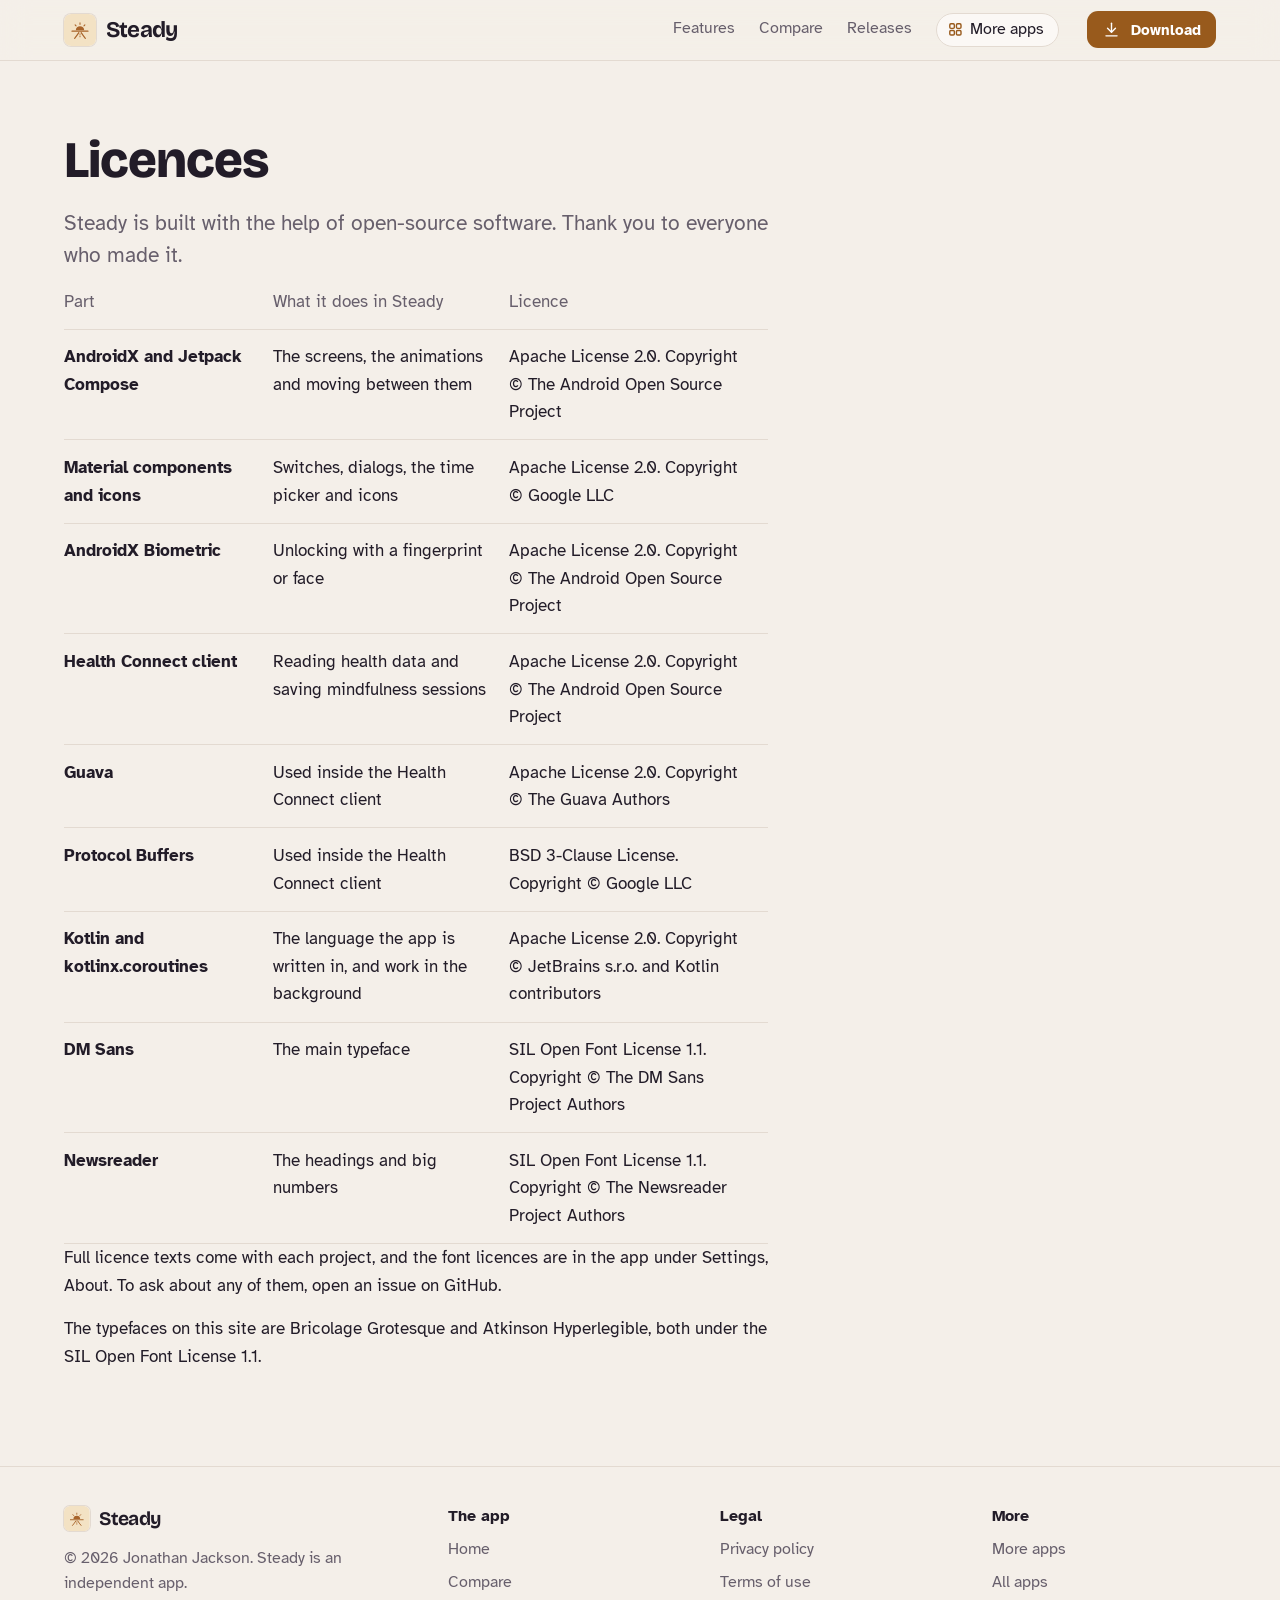
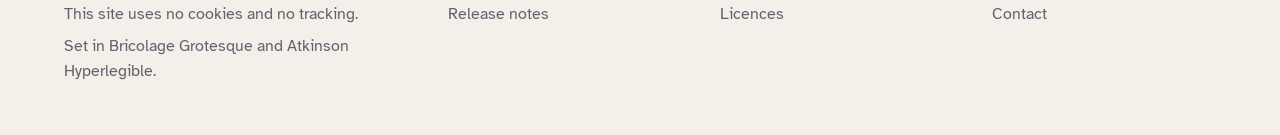
<file: licences.html>
<!DOCTYPE html>
<html lang="en-GB">
<head>
<meta charset="utf-8">
<meta name="viewport" content="width=device-width, initial-scale=1">
<title>Steady licences</title>
<meta name="description" content="The open-source parts inside Steady and their licences.">
<meta name="author" content="Jonathan Jackson">
<link rel="canonical" href="https://customgpter.github.io/steady/licences.html">
<meta name="theme-color" content="#f4efe9" media="(prefers-color-scheme: light)">
<meta name="theme-color" content="#17141b" media="(prefers-color-scheme: dark)">
<meta property="og:type" content="website">
<meta property="og:site_name" content="Steady">
<meta property="og:title" content="Steady licences">
<meta property="og:description" content="The open-source parts inside Steady and their licences.">
<meta property="og:url" content="https://customgpter.github.io/steady/licences.html">
<meta property="og:image" content="https://customgpter.github.io/steady/assets/og.png">
<meta property="og:image:width" content="1200">
<meta property="og:image:height" content="630">
<meta property="og:image:alt" content="Steady&#x27;s home screen: clear days on a dawn sky, this week&#x27;s dots and Urge now a tap away">
<meta property="og:locale" content="en_GB">
<meta name="twitter:card" content="summary_large_image">
<link rel="icon" href="./assets/favicon.svg" type="image/svg+xml">
<link rel="apple-touch-icon" href="./assets/apple-touch-icon.png">
<link rel="preload" href="./assets/fonts/bricolage-grotesque-latin.woff2" as="font" type="font/woff2" crossorigin>
<link rel="preload" href="./assets/fonts/atkinson-hyperlegible-latin-400-normal.woff2" as="font" type="font/woff2" crossorigin>
<link rel="stylesheet" href="./assets/site.css?v=1">
<link rel="stylesheet" href="./assets/house.css?v=1">
<link rel="stylesheet" href="./assets/apps-list.css?v=1">
<script src="./assets/apps-list.js?v=1" defer></script>
</head>
<body>
<a class="skip" href="#main">Skip to content</a>
<header class="masthead">
<div class="wrap">
<a class="brand" href="./" aria-label="Steady home"><svg viewBox="0 0 108 108" aria-hidden="true"><rect width="108" height="108" rx="24" fill="#F3E2C4"/><path fill="#A8642A" d="M40,55 A14,14 0 0,1 68,55 Z"/><path fill="none" stroke="#A8642A" stroke-width="3.5" stroke-linecap="round" d="M54,30 L54,35 M37.5,36.5 L40.8,40.3 M70.5,36.5 L67.2,40.3"/><path fill="none" stroke="#A8642A" stroke-width="4" stroke-linecap="round" stroke-linejoin="round" d="M27,58 L81,58 M50,63 C46,69 42,75 36,82 M58,63 C62,69 66,75 72,82"/><path fill="none" stroke="#A8642A" stroke-width="3" stroke-linecap="round" d="M54,67 L54,69 M54,74 L54,77"/></svg><span>Steady</span></a>
<nav aria-label="Main"><ul><li><a href="./#features">Features</a></li><li><a href="./compare.html">Compare</a></li><li><a href="./releases.html">Releases</a></li><li><a class="more-apps" href="./more-apps.html"><svg class="ico" viewBox="0 0 24 24" aria-hidden="true"><rect x="4" y="4" width="6.5" height="6.5" rx="1.6"/><rect x="13.5" y="4" width="6.5" height="6.5" rx="1.6"/><rect x="4" y="13.5" width="6.5" height="6.5" rx="1.6"/><rect x="13.5" y="13.5" width="6.5" height="6.5" rx="1.6"/></svg>More apps</a></li></ul></nav>
<a class="button small" href="https://github.com/CustomGPTer/steady/releases/latest/download/Steady.apk"><svg class="ico" viewBox="0 0 24 24" aria-hidden="true"><path d="M12 4v11"/><path d="M7 10.5l5 5 5-5"/><path d="M5 20h14"/></svg>Download</a>
</div>
</header>
<main id="main" class="doc">
<div class="wrap">
<div class="measure">
<h1>Licences</h1>
<p class="lede">Steady is built with the help of open-source software. Thank you to everyone who made it.</p>
<div class="scroll"><table><thead><tr><th scope="col">Part</th><th scope="col">What it does in Steady</th><th scope="col">Licence</th></tr></thead><tbody><tr><th scope="row">AndroidX and Jetpack Compose</th><td>The screens, the animations and moving between them</td><td>Apache License 2.0. Copyright &copy; The Android Open Source Project</td></tr><tr><th scope="row">Material components and icons</th><td>Switches, dialogs, the time picker and icons</td><td>Apache License 2.0. Copyright &copy; Google LLC</td></tr><tr><th scope="row">AndroidX Biometric</th><td>Unlocking with a fingerprint or face</td><td>Apache License 2.0. Copyright &copy; The Android Open Source Project</td></tr><tr><th scope="row">Health Connect client</th><td>Reading health data and saving mindfulness sessions</td><td>Apache License 2.0. Copyright &copy; The Android Open Source Project</td></tr><tr><th scope="row">Guava</th><td>Used inside the Health Connect client</td><td>Apache License 2.0. Copyright &copy; The Guava Authors</td></tr><tr><th scope="row">Protocol Buffers</th><td>Used inside the Health Connect client</td><td>BSD 3-Clause License. Copyright &copy; Google LLC</td></tr><tr><th scope="row">Kotlin and kotlinx.coroutines</th><td>The language the app is written in, and work in the background</td><td>Apache License 2.0. Copyright &copy; JetBrains s.r.o. and Kotlin contributors</td></tr><tr><th scope="row">DM Sans</th><td>The main typeface</td><td>SIL Open Font License 1.1. Copyright &copy; The DM Sans Project Authors</td></tr><tr><th scope="row">Newsreader</th><td>The headings and big numbers</td><td>SIL Open Font License 1.1. Copyright &copy; The Newsreader Project Authors</td></tr></tbody></table></div>
<p>Full licence texts come with each project, and the font licences are in the app under Settings, About. To ask about any of them, open an issue on GitHub.</p>
<p>The typefaces on this site are Bricolage Grotesque and Atkinson Hyperlegible, both under the SIL Open Font License 1.1.</p>
</div>
</div>
</main>
<footer class="colophon">
<div class="wrap">
<div>
<a class="brand" href="./" aria-label="Steady home"><svg viewBox="0 0 108 108" aria-hidden="true"><rect width="108" height="108" rx="24" fill="#F3E2C4"/><path fill="#A8642A" d="M40,55 A14,14 0 0,1 68,55 Z"/><path fill="none" stroke="#A8642A" stroke-width="3.5" stroke-linecap="round" d="M54,30 L54,35 M37.5,36.5 L40.8,40.3 M70.5,36.5 L67.2,40.3"/><path fill="none" stroke="#A8642A" stroke-width="4" stroke-linecap="round" stroke-linejoin="round" d="M27,58 L81,58 M50,63 C46,69 42,75 36,82 M58,63 C62,69 66,75 72,82"/><path fill="none" stroke="#A8642A" stroke-width="3" stroke-linecap="round" d="M54,67 L54,69 M54,74 L54,77"/></svg><span>Steady</span></a>
<p>&copy; 2026 Jonathan Jackson. Steady is an independent app.</p>
<p>This site uses no cookies and no tracking.</p>
<p>Set in Bricolage Grotesque and Atkinson Hyperlegible.</p>
</div>
<nav aria-label="The app"><h2>The app</h2><ul>
<li><a href="./">Home</a></li>
<li><a href="./compare.html">Compare</a></li>
<li><a href="./releases.html">Release notes</a></li>

</ul></nav>
<nav aria-label="Legal"><h2>Legal</h2><ul>
<li><a href="./privacy.html">Privacy policy</a></li>
<li><a href="./terms.html">Terms of use</a></li>
<li><a href="./licences.html">Licences</a></li>
</ul></nav>
<nav aria-label="More"><h2>More</h2><ul>
<li><a href="./more-apps.html">More apps</a></li>
<li><a href="https://customgpter.github.io/">All apps</a></li>
<li><a href="https://github.com/CustomGPTer/steady/issues">Contact</a></li>
</ul></nav>
</div>
</footer>
</body>
</html>
</file>
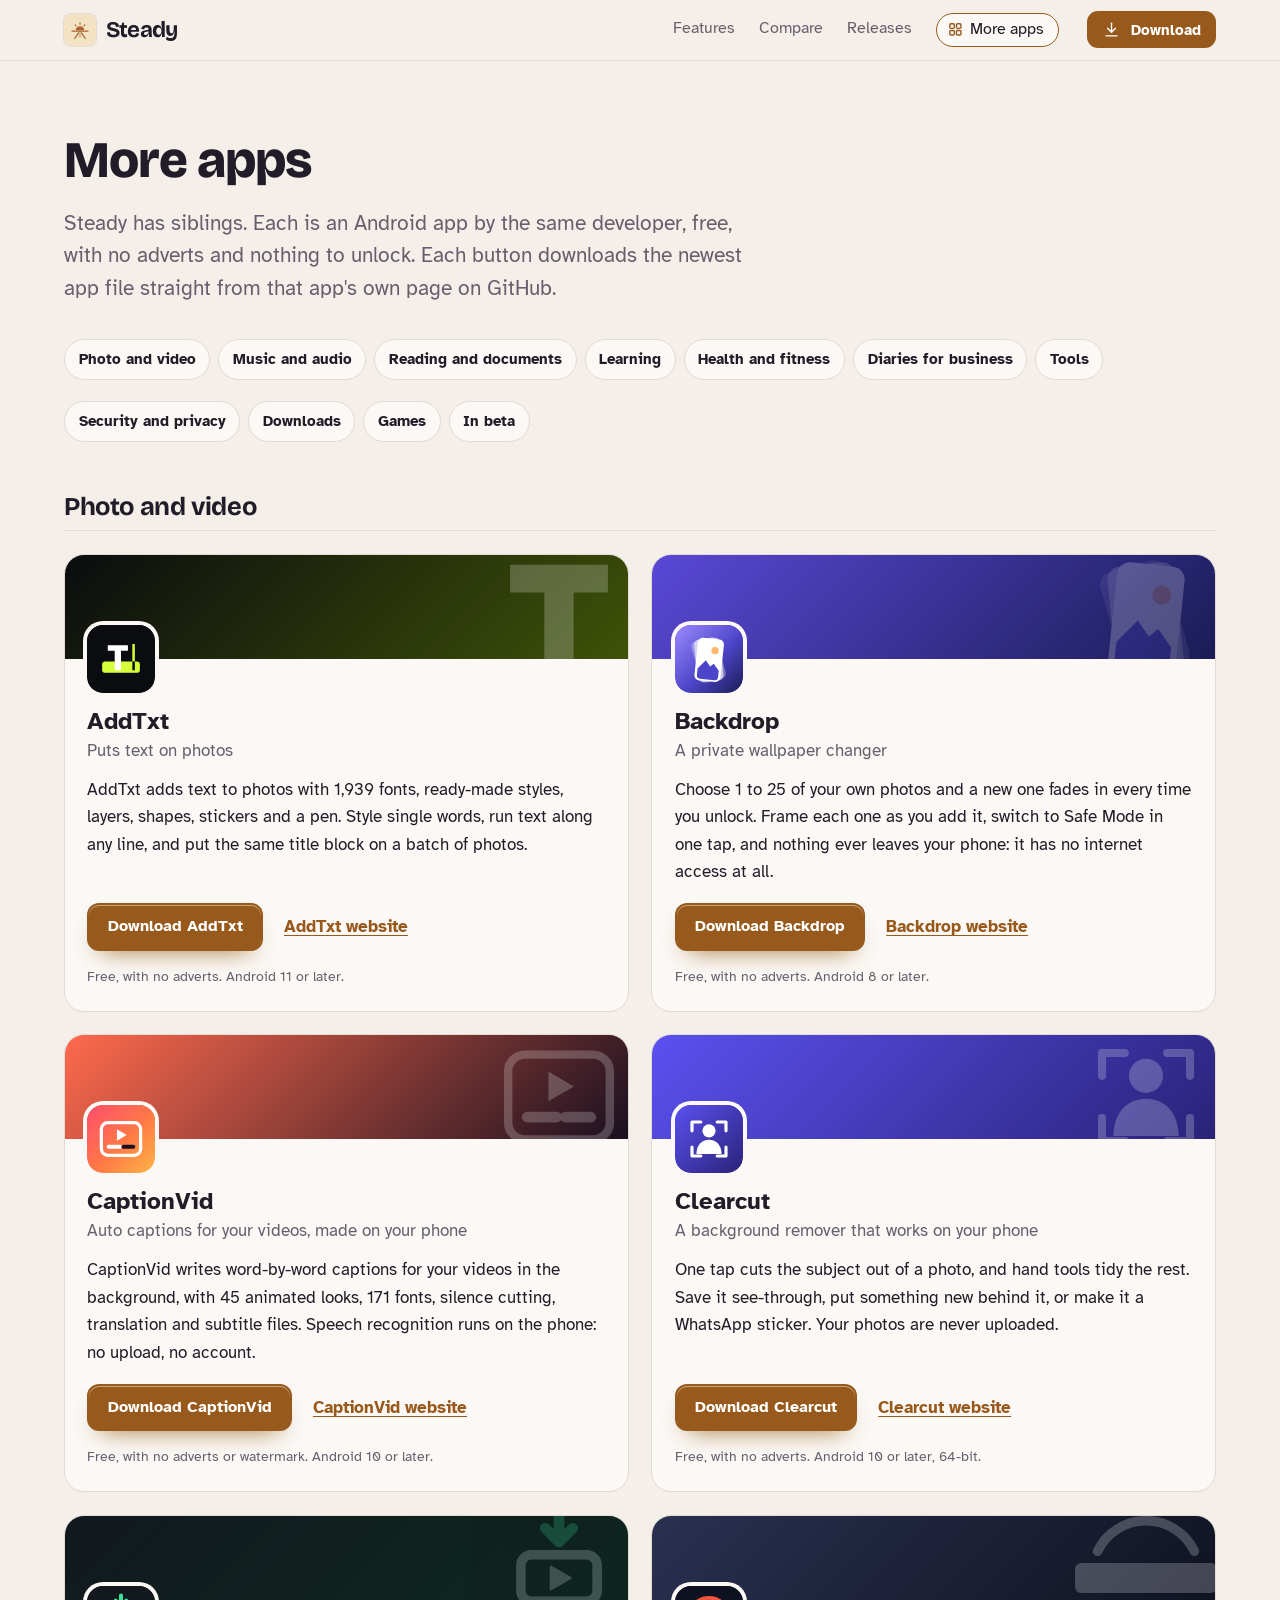
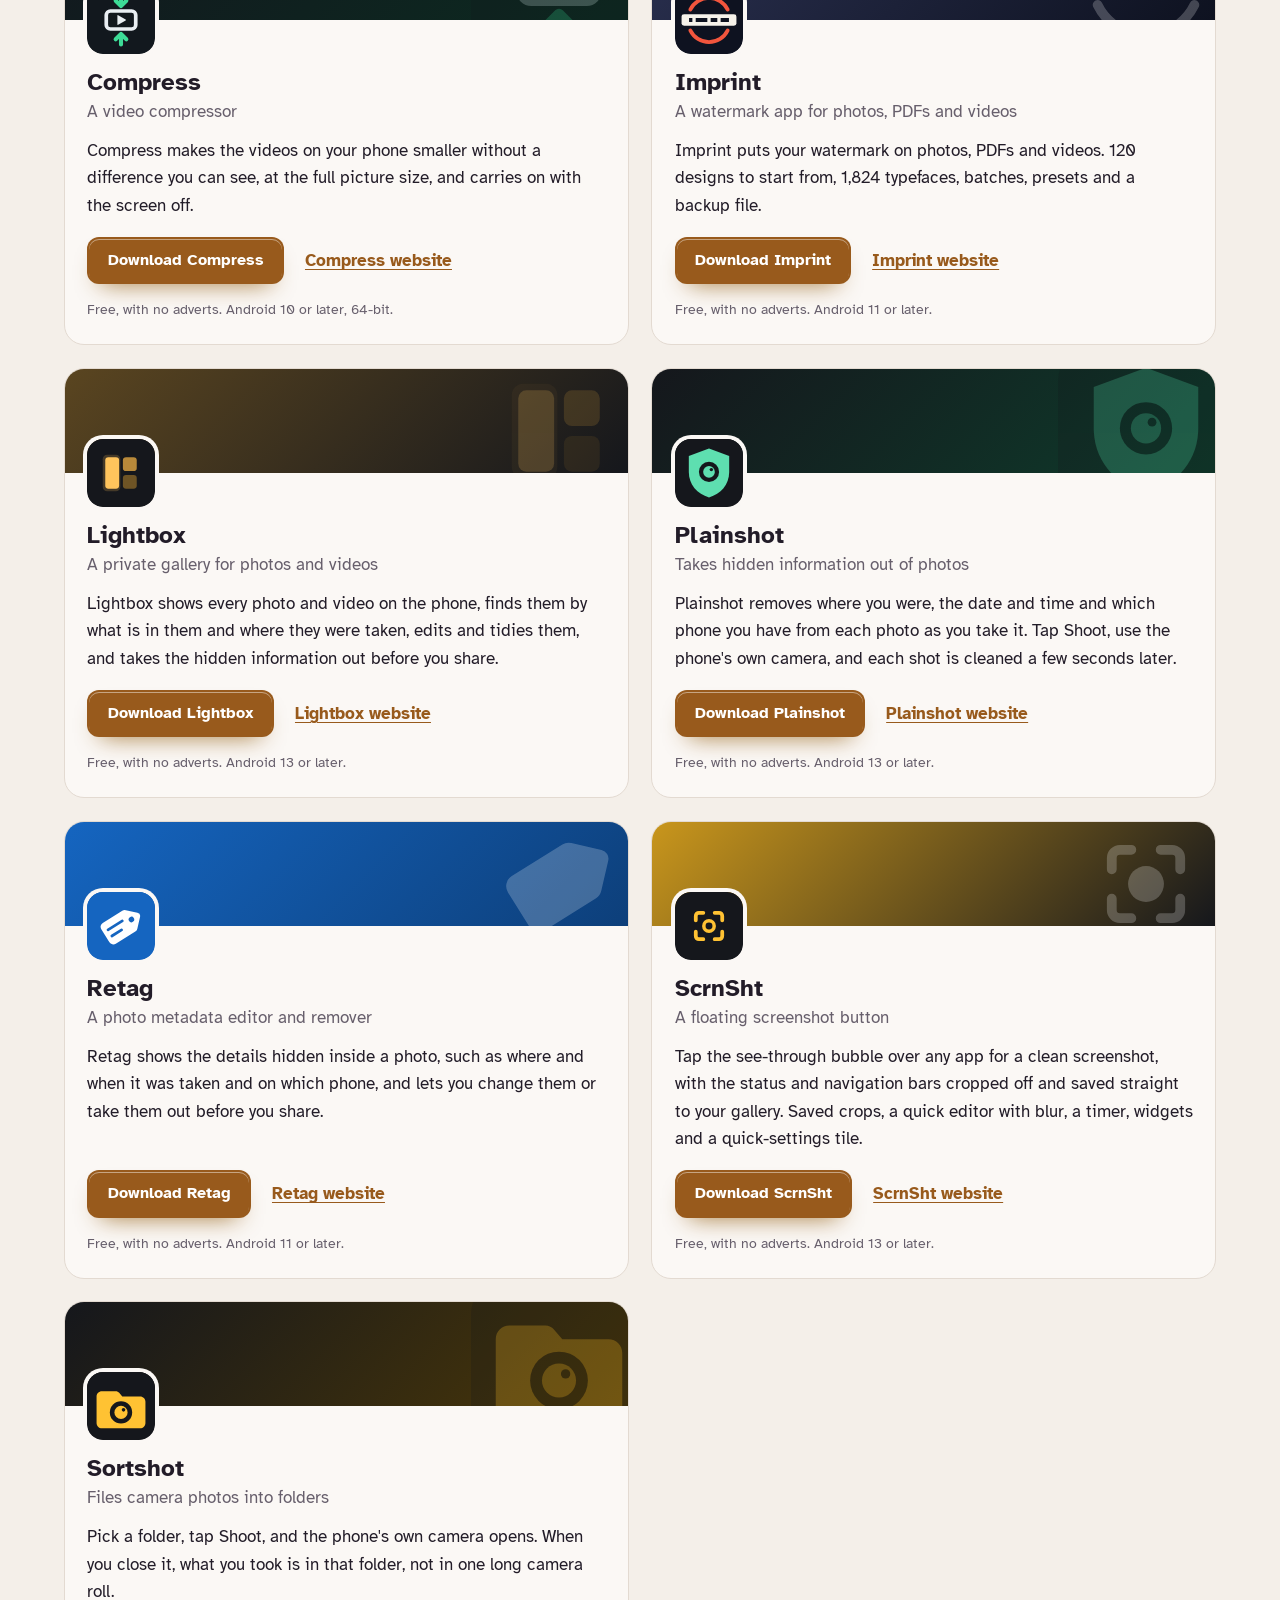
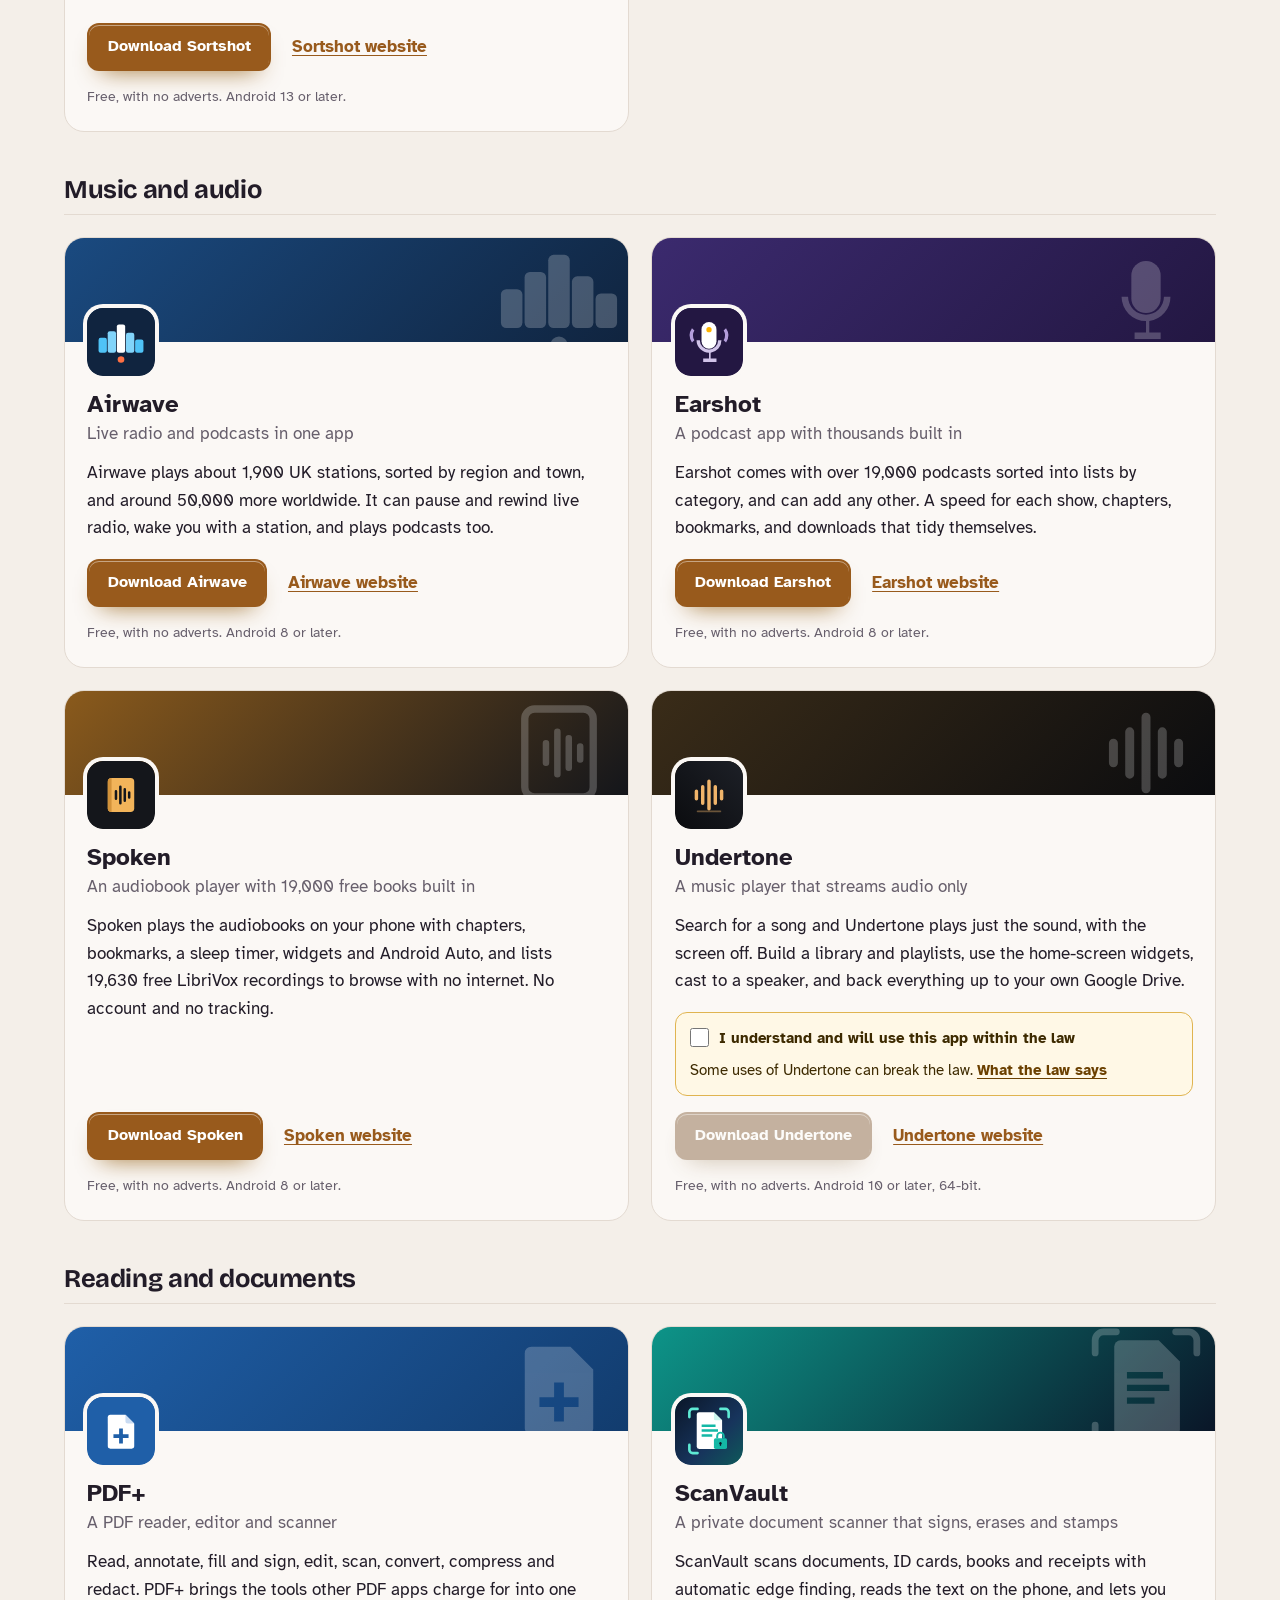
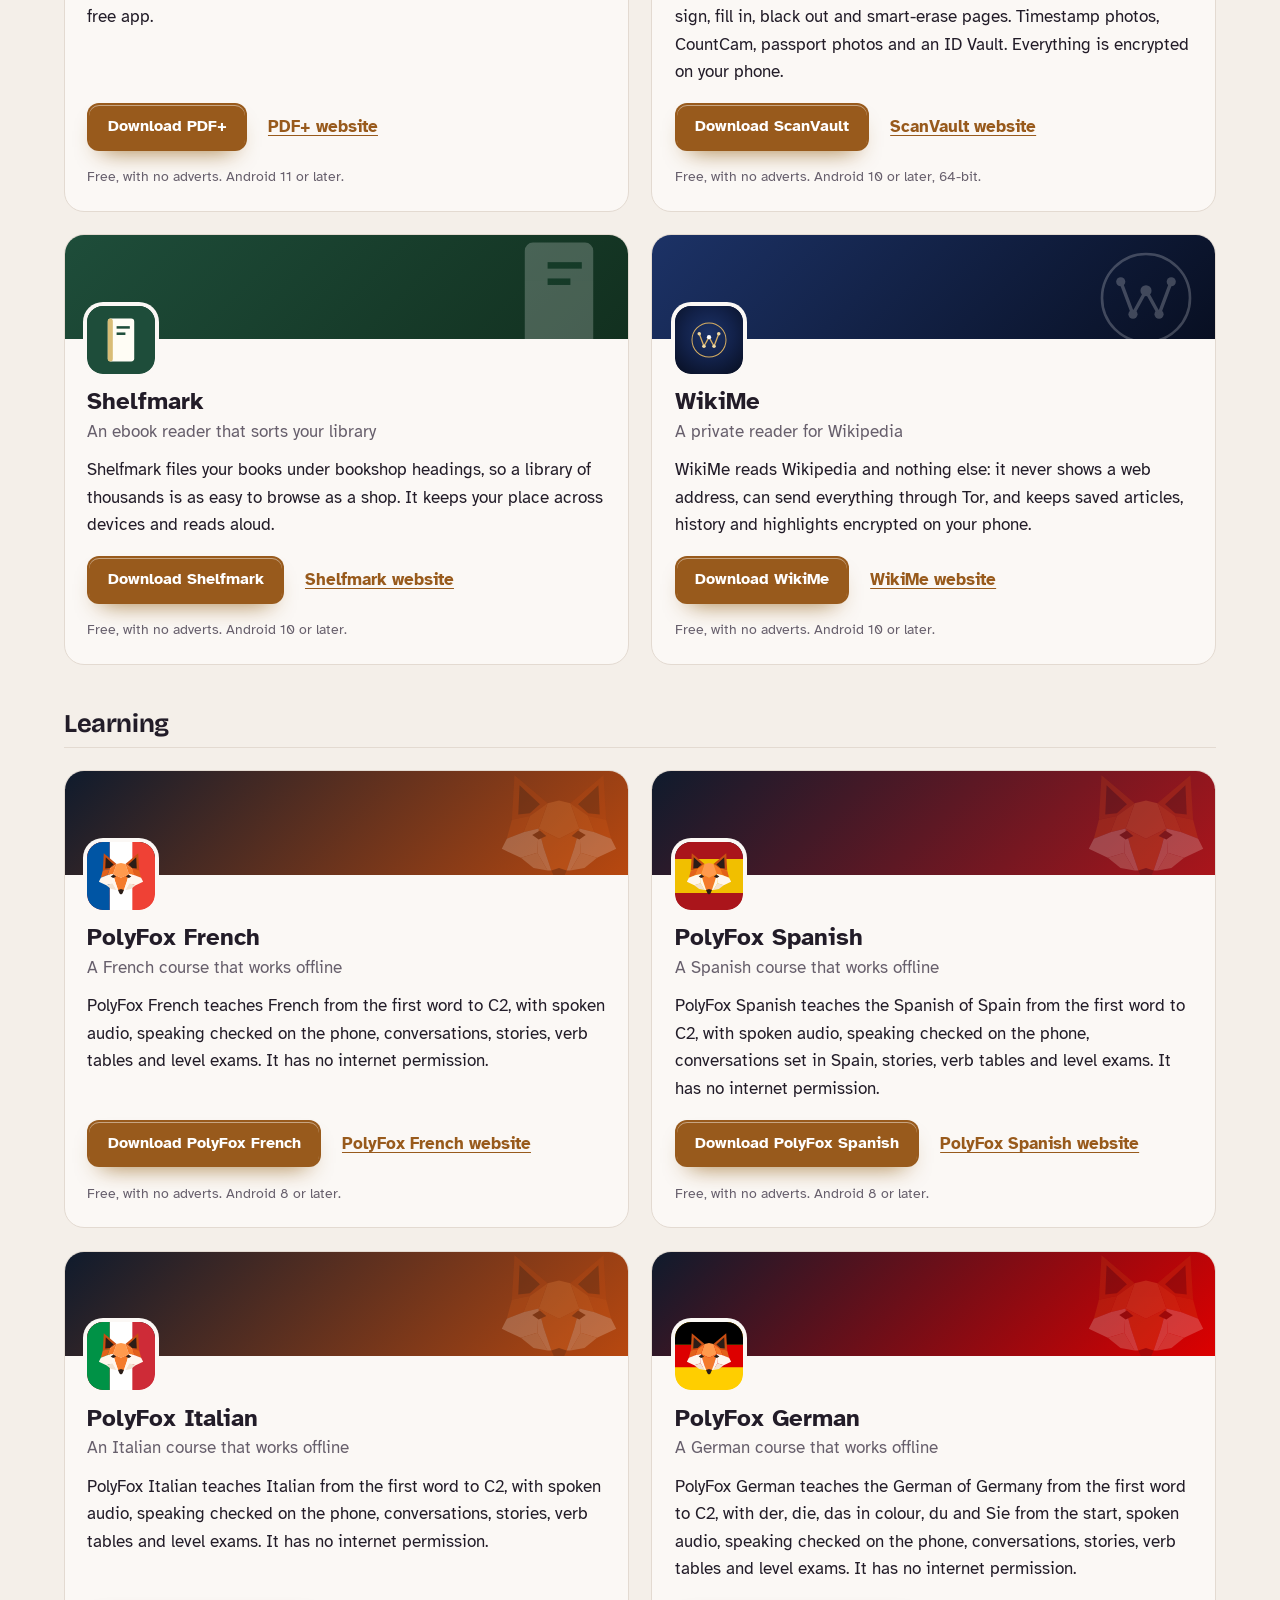
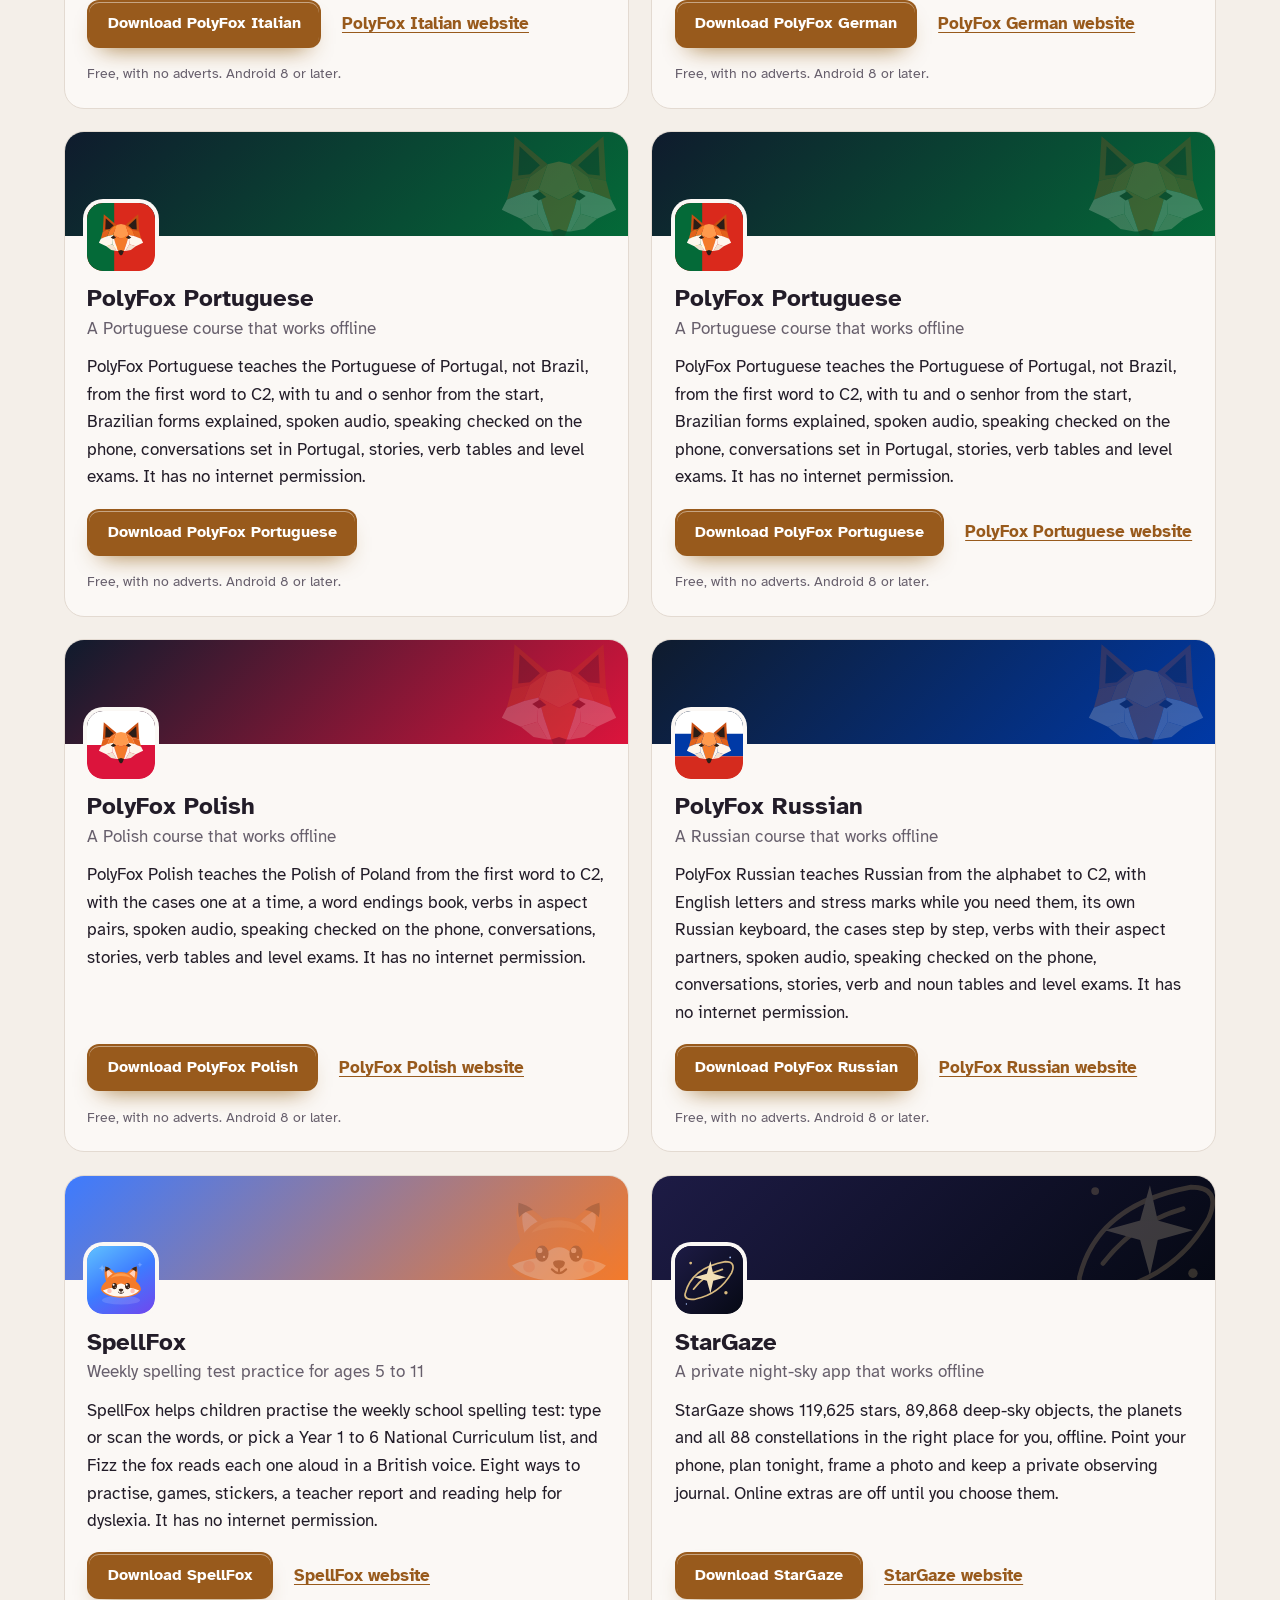
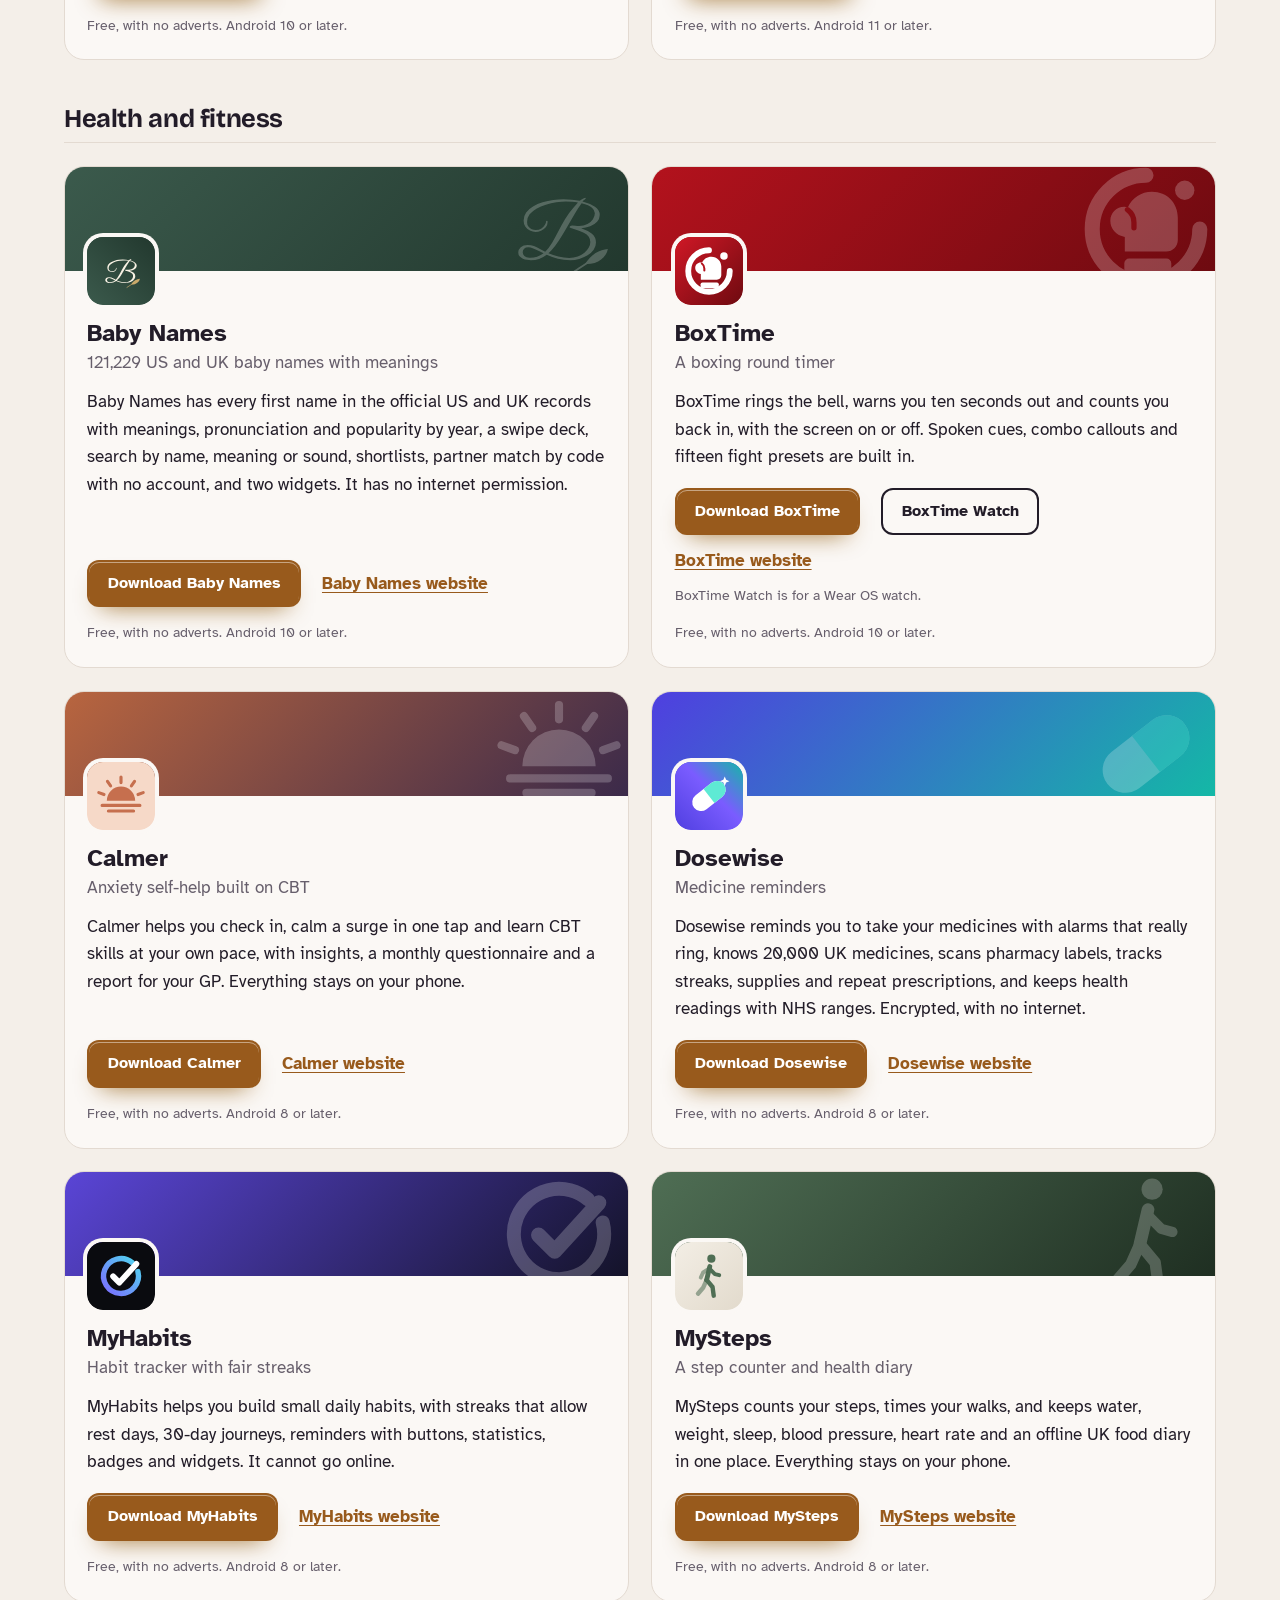
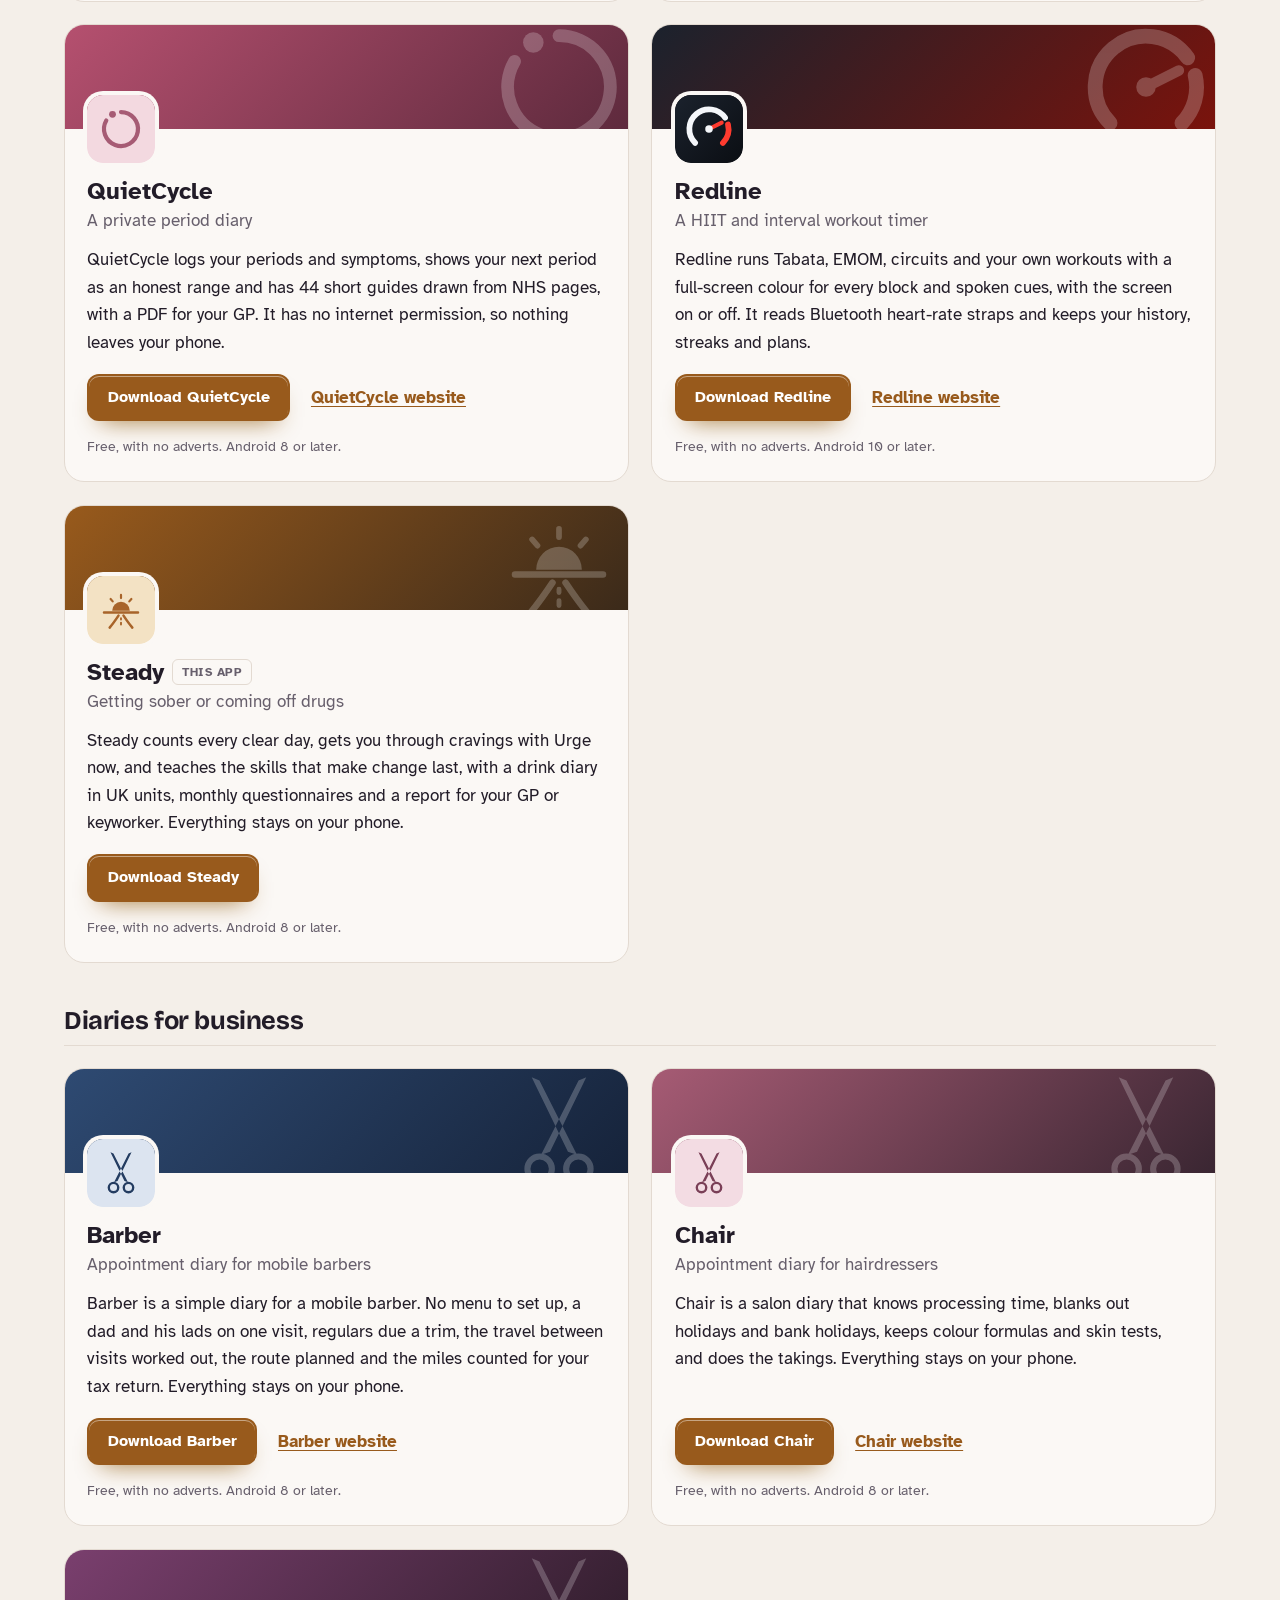
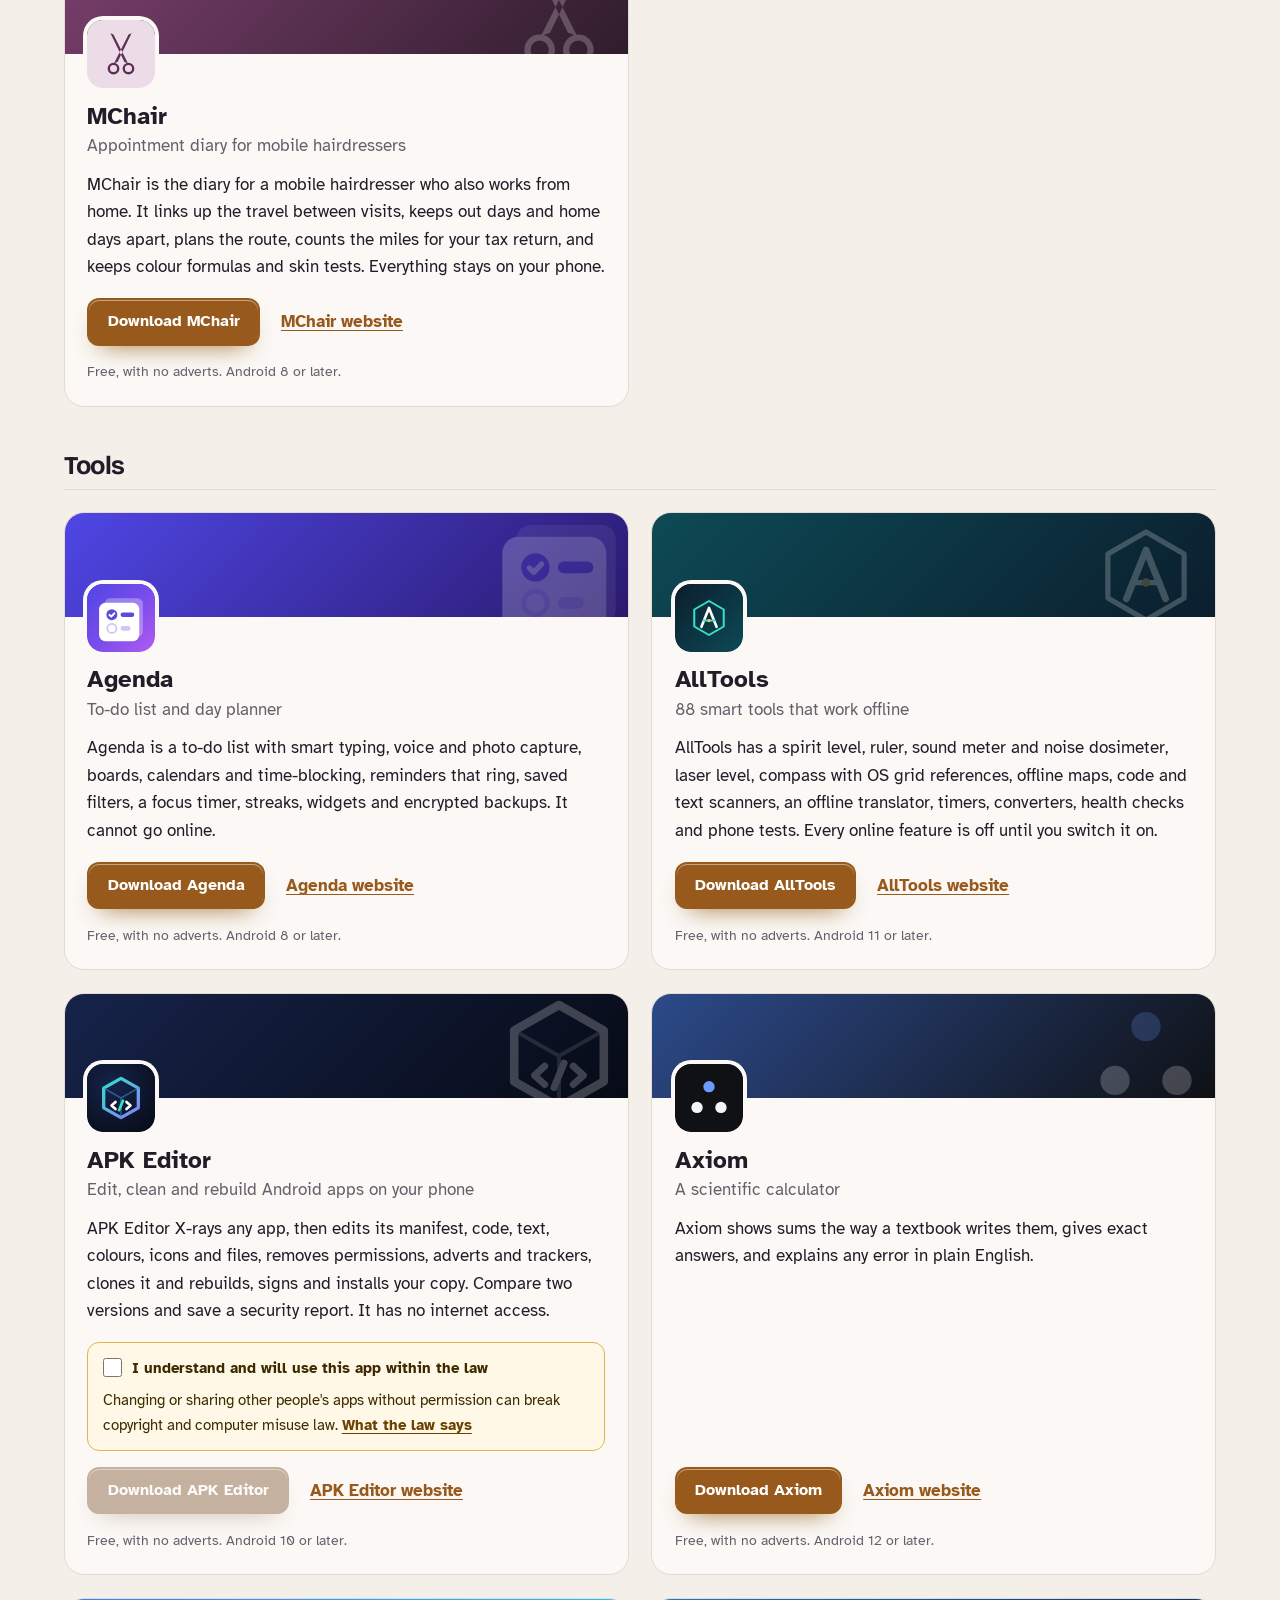
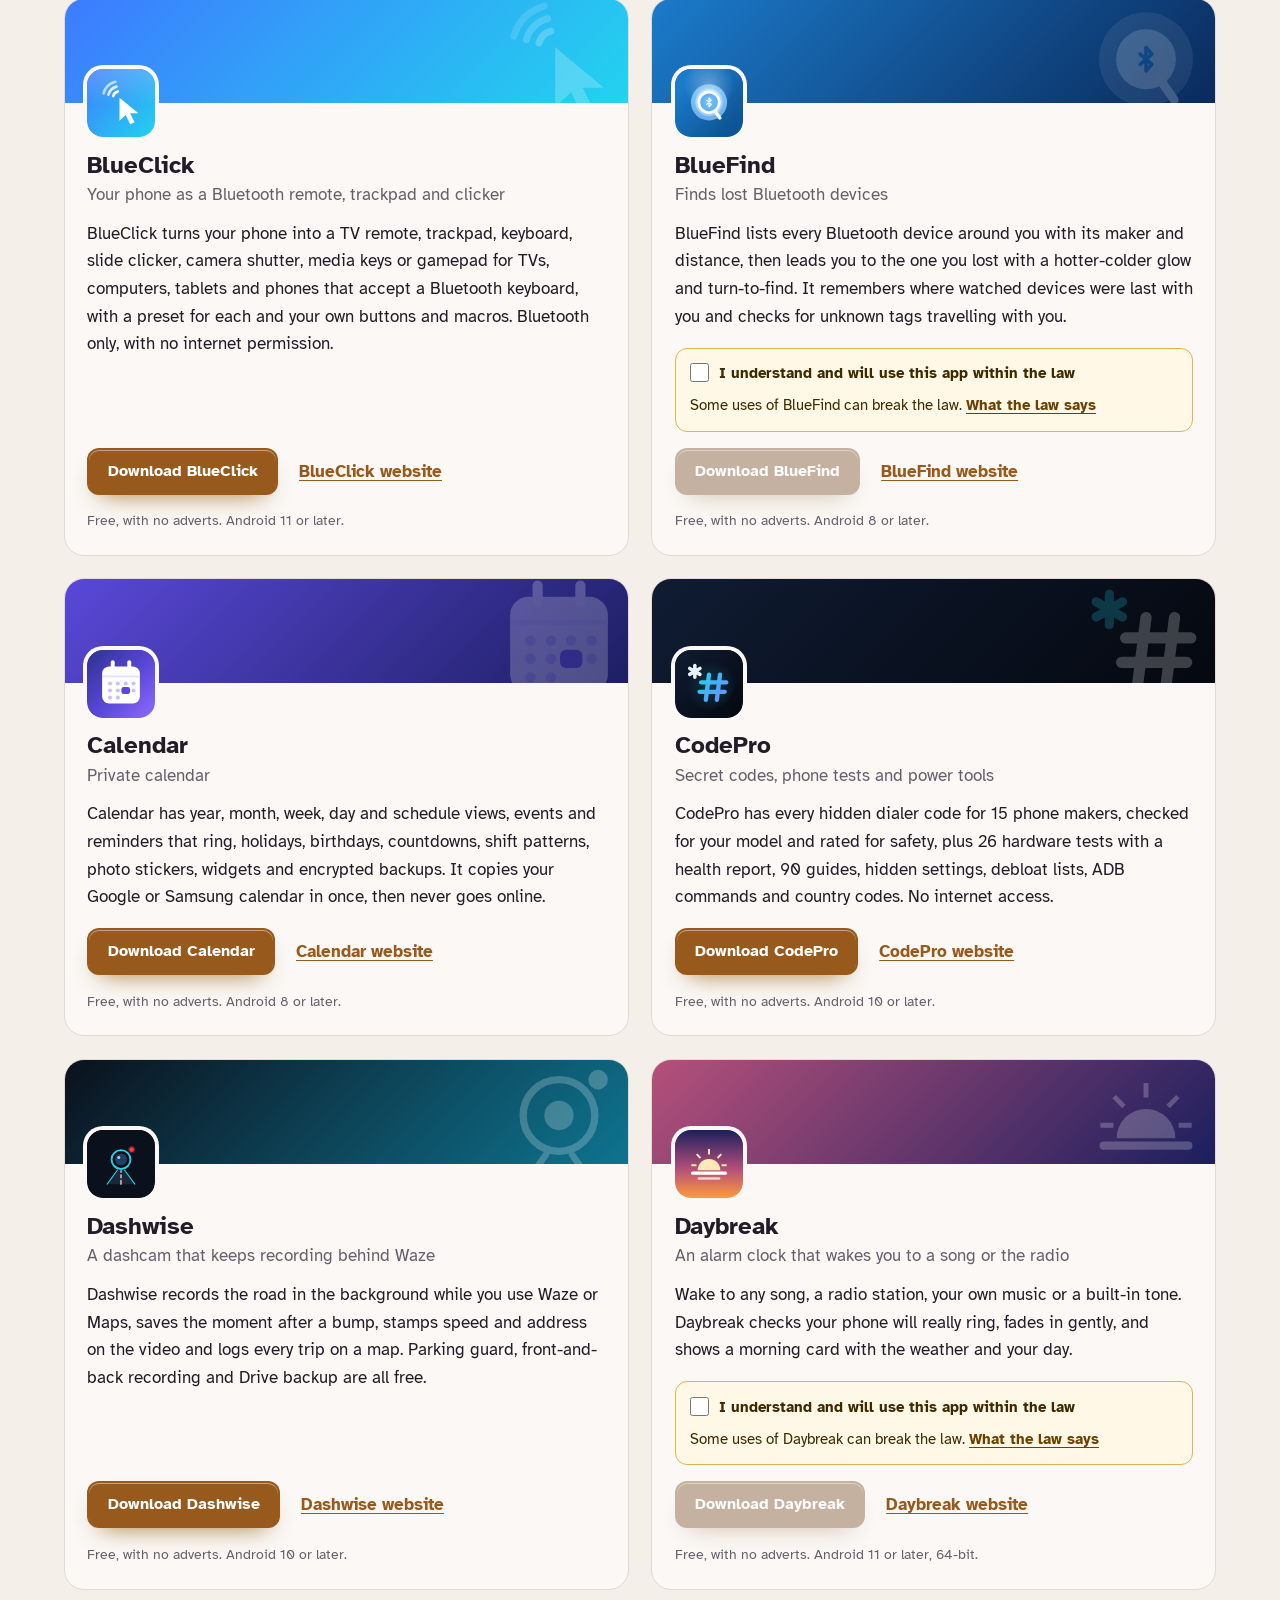
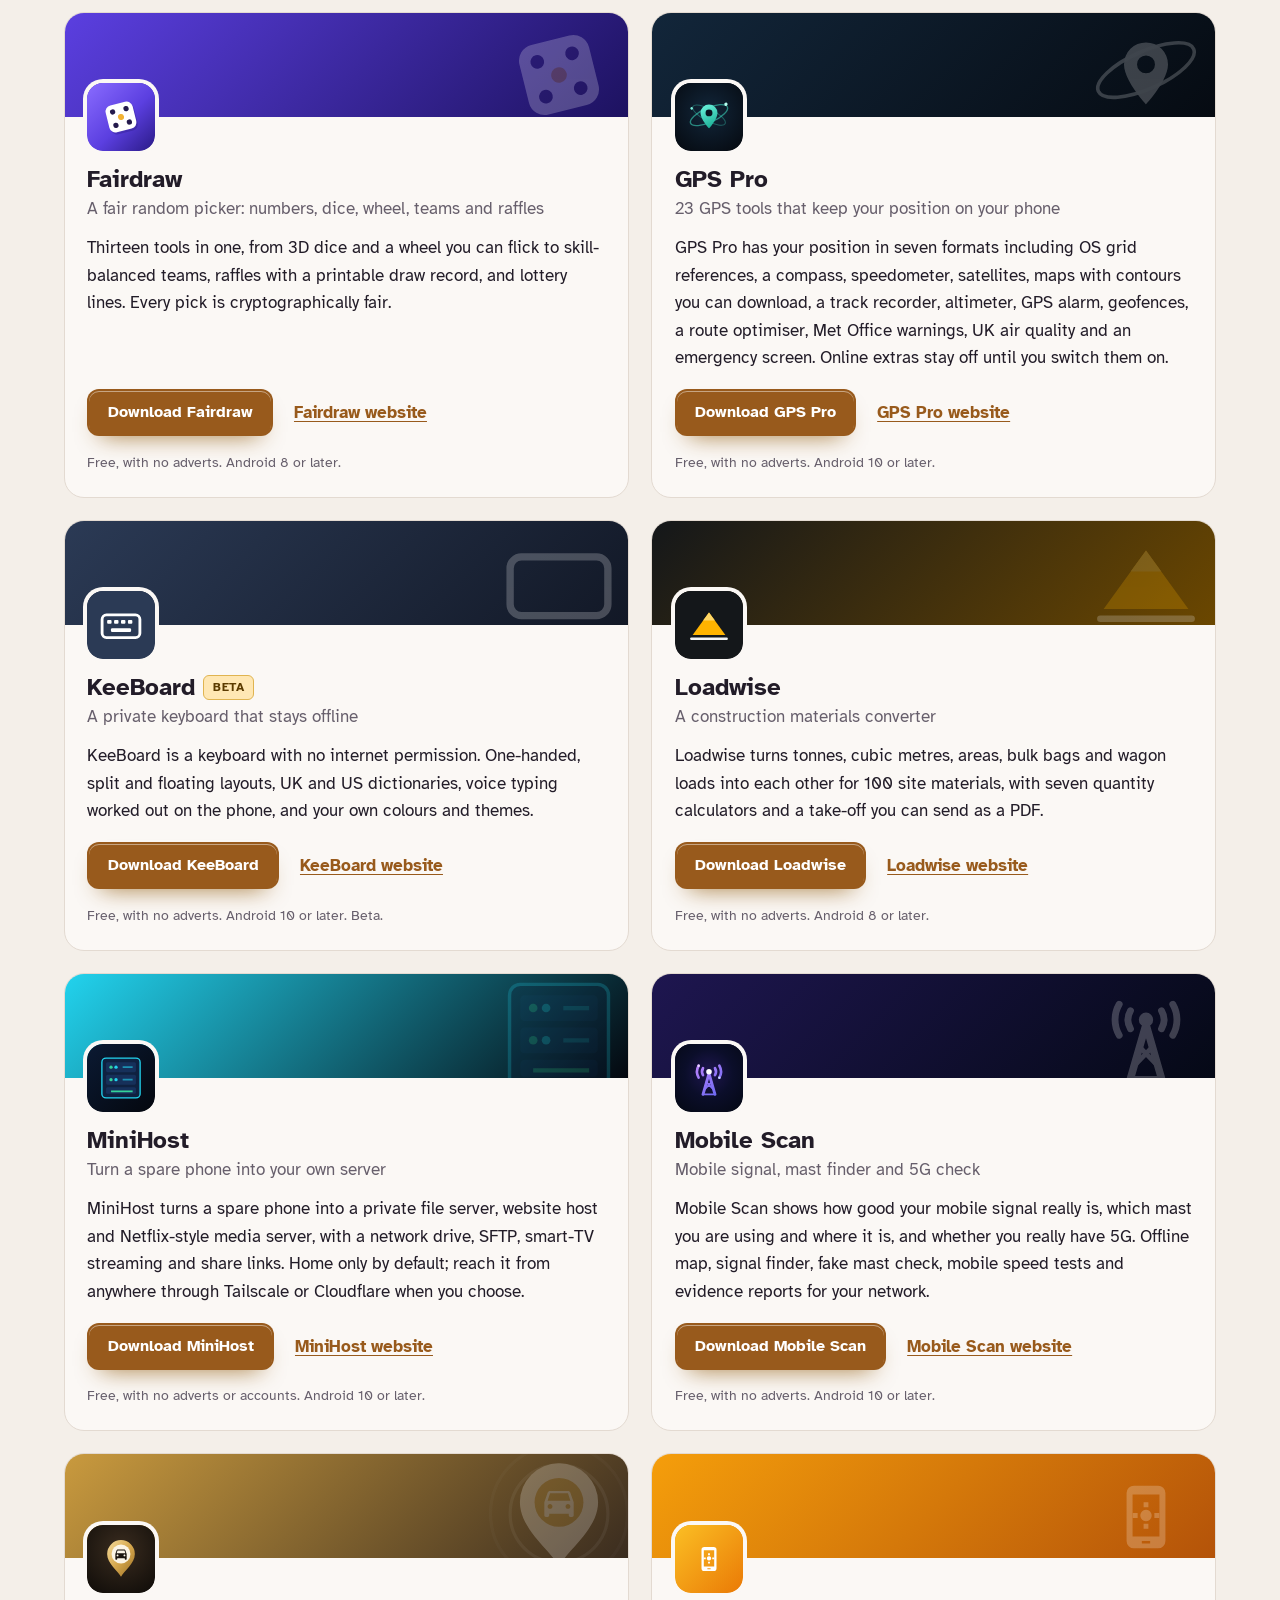
<file: more-apps.html>
<!DOCTYPE html>
<html lang="en-GB">
<head>
<meta charset="utf-8">
<meta name="viewport" content="width=device-width, initial-scale=1">
<title>More free Android apps from the maker of Steady</title>
<meta name="description" content="All 99 free Android apps from the maker of Steady, in one list by category, each with its download and a link to its website.">
<meta name="author" content="Jonathan Jackson">
<link rel="canonical" href="https://customgpter.github.io/steady/more-apps.html">
<meta name="theme-color" content="#f4efe9" media="(prefers-color-scheme: light)">
<meta name="theme-color" content="#17141b" media="(prefers-color-scheme: dark)">
<meta property="og:type" content="website">
<meta property="og:site_name" content="Steady">
<meta property="og:title" content="More free Android apps from the maker of Steady">
<meta property="og:description" content="All 99 free Android apps from the maker of Steady, in one list by category, each with its download and a link to its website.">
<meta property="og:url" content="https://customgpter.github.io/steady/more-apps.html">
<meta property="og:image" content="https://customgpter.github.io/steady/assets/og.png">
<meta property="og:image:width" content="1200">
<meta property="og:image:height" content="630">
<meta property="og:image:alt" content="Steady&#x27;s home screen: clear days on a dawn sky, this week&#x27;s dots and Urge now a tap away">
<meta property="og:locale" content="en_GB">
<meta name="twitter:card" content="summary_large_image">
<link rel="icon" href="./assets/favicon.svg" type="image/svg+xml">
<link rel="apple-touch-icon" href="./assets/apple-touch-icon.png">
<link rel="preload" href="./assets/fonts/bricolage-grotesque-latin.woff2" as="font" type="font/woff2" crossorigin>
<link rel="preload" href="./assets/fonts/atkinson-hyperlegible-latin-400-normal.woff2" as="font" type="font/woff2" crossorigin>
<link rel="stylesheet" href="./assets/site.css?v=1">
<link rel="stylesheet" href="./assets/house.css?v=1">
<script type="application/ld+json">{"@context":"https://schema.org","@type":"ItemList","name":"Apps from the maker of Steady","url":"https://customgpter.github.io/steady/more-apps.html","itemListElement":[{"@type":"ListItem","position":1,"name":"AddTxt","url":"https://customgpter.github.io/addtxt/"},{"@type":"ListItem","position":2,"name":"Backdrop","url":"https://customgpter.github.io/backdrop/"},{"@type":"ListItem","position":3,"name":"CaptionVid","url":"https://customgpter.github.io/captionvid/"},{"@type":"ListItem","position":4,"name":"Clearcut","url":"https://customgpter.github.io/clearcut/"},{"@type":"ListItem","position":5,"name":"Compress","url":"https://customgpter.github.io/compress/"},{"@type":"ListItem","position":6,"name":"Imprint","url":"https://customgpter.github.io/imprint/"},{"@type":"ListItem","position":7,"name":"Lightbox","url":"https://customgpter.github.io/lightbox/"},{"@type":"ListItem","position":8,"name":"Plainshot","url":"https://customgpter.github.io/plainshot/"},{"@type":"ListItem","position":9,"name":"Retag","url":"https://customgpter.github.io/retag/"},{"@type":"ListItem","position":10,"name":"ScrnSht","url":"https://customgpter.github.io/scrnsht/"},{"@type":"ListItem","position":11,"name":"Sortshot","url":"https://customgpter.github.io/sortshot/"},{"@type":"ListItem","position":12,"name":"Airwave","url":"https://customgpter.github.io/airwave/"},{"@type":"ListItem","position":13,"name":"Earshot","url":"https://customgpter.github.io/earshot/"},{"@type":"ListItem","position":14,"name":"Spoken","url":"https://customgpter.github.io/spoken/"},{"@type":"ListItem","position":15,"name":"Undertone","url":"https://customgpter.github.io/undertone/"},{"@type":"ListItem","position":16,"name":"PDF+","url":"https://customgpter.github.io/pdfplus/"},{"@type":"ListItem","position":17,"name":"ScanVault","url":"https://customgpter.github.io/scanvault/"},{"@type":"ListItem","position":18,"name":"Shelfmark","url":"https://customgpter.github.io/shelfmark/"},{"@type":"ListItem","position":19,"name":"WikiMe","url":"https://customgpter.github.io/wikime/"},{"@type":"ListItem","position":20,"name":"PolyFox French","url":"https://customgpter.github.io/polyfox/"},{"@type":"ListItem","position":21,"name":"PolyFox German","url":"https://customgpter.github.io/polyfox-german/"},{"@type":"ListItem","position":22,"name":"PolyFox Portuguese","url":"https://customgpter.github.io/polyfox-portuguese/"},{"@type":"ListItem","position":23,"name":"PolyFox Polish","url":"https://customgpter.github.io/polyfox-polish/"},{"@type":"ListItem","position":24,"name":"PolyFox Russian","url":"https://customgpter.github.io/polyfox-russian/"},{"@type":"ListItem","position":25,"name":"SpellFox","url":"https://customgpter.github.io/spellfox/"},{"@type":"ListItem","position":26,"name":"StarGaze","url":"https://customgpter.github.io/stargaze/"},{"@type":"ListItem","position":27,"name":"Baby Names","url":"https://customgpter.github.io/babynames/"},{"@type":"ListItem","position":28,"name":"BoxTime","url":"https://customgpter.github.io/boxtime/"},{"@type":"ListItem","position":29,"name":"Calmer","url":"https://customgpter.github.io/calmer/"},{"@type":"ListItem","position":30,"name":"Dosewise","url":"https://customgpter.github.io/dosewise/"},{"@type":"ListItem","position":31,"name":"MyHabits","url":"https://customgpter.github.io/myhabits/"},{"@type":"ListItem","position":32,"name":"MySteps","url":"https://customgpter.github.io/mysteps/"},{"@type":"ListItem","position":33,"name":"QuietCycle","url":"https://customgpter.github.io/quietcycle/"},{"@type":"ListItem","position":34,"name":"Redline","url":"https://customgpter.github.io/redline/"},{"@type":"ListItem","position":35,"name":"Steady","url":"https://customgpter.github.io/steady/"},{"@type":"ListItem","position":36,"name":"Barber","url":"https://customgpter.github.io/barber/"},{"@type":"ListItem","position":37,"name":"Chair","url":"https://customgpter.github.io/chair/"},{"@type":"ListItem","position":38,"name":"MChair","url":"https://customgpter.github.io/mchair/"},{"@type":"ListItem","position":39,"name":"Agenda","url":"https://customgpter.github.io/agenda/"},{"@type":"ListItem","position":40,"name":"AllTools","url":"https://customgpter.github.io/alltools/"},{"@type":"ListItem","position":41,"name":"APK Editor","url":"https://customgpter.github.io/apkeditor/"},{"@type":"ListItem","position":42,"name":"Axiom","url":"https://customgpter.github.io/axiom/"},{"@type":"ListItem","position":43,"name":"BlueClick","url":"https://customgpter.github.io/blueclick/"},{"@type":"ListItem","position":44,"name":"BlueFind","url":"https://customgpter.github.io/bluefind/"},{"@type":"ListItem","position":45,"name":"Calendar","url":"https://customgpter.github.io/calendar/"},{"@type":"ListItem","position":46,"name":"CodePro","url":"https://customgpter.github.io/codepro/"},{"@type":"ListItem","position":47,"name":"Dashwise","url":"https://customgpter.github.io/dashwise/"},{"@type":"ListItem","position":48,"name":"Daybreak","url":"https://customgpter.github.io/daybreak/"},{"@type":"ListItem","position":49,"name":"Fairdraw","url":"https://customgpter.github.io/fairdraw/"},{"@type":"ListItem","position":50,"name":"GPS Pro","url":"https://customgpter.github.io/gpspro/"},{"@type":"ListItem","position":51,"name":"KeeBoard","url":"https://customgpter.github.io/keeboard/"},{"@type":"ListItem","position":52,"name":"Loadwise","url":"https://customgpter.github.io/loadwise/"},{"@type":"ListItem","position":53,"name":"MiniHost","url":"https://customgpter.github.io/minihost/"},{"@type":"ListItem","position":54,"name":"Mobile Scan","url":"https://customgpter.github.io/mobilescan/"},{"@type":"ListItem","position":55,"name":"Parkwise","url":"https://customgpter.github.io/parkwise/"},{"@type":"ListItem","position":56,"name":"Pocketmind","url":"https://customgpter.github.io/pocketmind/"},{"@type":"ListItem","position":57,"name":"Refine","url":"https://customgpter.github.io/refine/"},{"@type":"ListItem","position":58,"name":"Shiftwise","url":"https://customgpter.github.io/shiftwise/"},{"@type":"ListItem","position":59,"name":"SimpleCalc","url":"https://customgpter.github.io/simplecalc/"},{"@type":"ListItem","position":60,"name":"Skyline","url":"https://customgpter.github.io/skyline/"},{"@type":"ListItem","position":61,"name":"Slipway","url":"https://customgpter.github.io/slipway/"},{"@type":"ListItem","position":62,"name":"Tagger","url":"https://customgpter.github.io/tagger/"},{"@type":"ListItem","position":63,"name":"TotalClean","url":"https://customgpter.github.io/totalclean/"},{"@type":"ListItem","position":64,"name":"TVLink","url":"https://customgpter.github.io/tvlink/"},{"@type":"ListItem","position":65,"name":"Unbox","url":"https://customgpter.github.io/unbox/"},{"@type":"ListItem","position":66,"name":"WhatsKeep","url":"https://customgpter.github.io/whatskeep/"},{"@type":"ListItem","position":67,"name":"WiFi Scan","url":"https://customgpter.github.io/wifiscan/"},{"@type":"ListItem","position":68,"name":"Auditly","url":"https://customgpter.github.io/auditly/"},{"@type":"ListItem","position":69,"name":"Backchannel","url":"https://customgpter.github.io/backchannel/"},{"@type":"ListItem","position":70,"name":"ENotes","url":"https://customgpter.github.io/enotes/"},{"@type":"ListItem","position":71,"name":"FindMe","url":"https://customgpter.github.io/findme/"},{"@type":"ListItem","position":72,"name":"iLock","url":"https://customgpter.github.io/ilock/"},{"@type":"ListItem","position":73,"name":"ImSafe","url":"https://customgpter.github.io/imsafe/"},{"@type":"ListItem","position":74,"name":"IShred","url":"https://customgpter.github.io/ishred/"},{"@type":"ListItem","position":75,"name":"LockBox","url":"https://customgpter.github.io/lockbox/"},{"@type":"ListItem","position":76,"name":"PassVault","url":"https://customgpter.github.io/passvault/"},{"@type":"ListItem","position":77,"name":"SpyFind","url":"https://customgpter.github.io/spyfind/"},{"@type":"ListItem","position":78,"name":"TextWipe","url":"https://customgpter.github.io/textwipe/"},{"@type":"ListItem","position":79,"name":"Tracewire","url":"https://customgpter.github.io/tracewire/"},{"@type":"ListItem","position":80,"name":"Vigil","url":"https://customgpter.github.io/vigil/"},{"@type":"ListItem","position":81,"name":"Grab","url":"https://customgpter.github.io/grab/"},{"@type":"ListItem","position":82,"name":"Swarm","url":"https://customgpter.github.io/swarm/"},{"@type":"ListItem","position":83,"name":"Plane Games","url":"https://customgpter.github.io/plane-games/"},{"@type":"ListItem","position":84,"name":"Ninefold","url":"https://customgpter.github.io/ninefold/"},{"@type":"ListItem","position":85,"name":"Cubewise","url":"https://customgpter.github.io/cubewise/"},{"@type":"ListItem","position":86,"name":"Tilewise","url":"https://customgpter.github.io/tilewise/"},{"@type":"ListItem","position":87,"name":"Letterwise","url":"https://customgpter.github.io/letterwise/"},{"@type":"ListItem","position":88,"name":"Kingside","url":"https://customgpter.github.io/kingside/"},{"@type":"ListItem","position":89,"name":"Deckhand","url":"https://customgpter.github.io/deckhand/"},{"@type":"ListItem","position":90,"name":"SNESForge","url":"https://customgpter.github.io/snesforge/"},{"@type":"ListItem","position":91,"name":"Fame Boy","url":"https://customgpter.github.io/fameboy/"},{"@type":"ListItem","position":92,"name":"PSPPro","url":"https://customgpter.github.io/psppro/"},{"@type":"ListItem","position":93,"name":"MegaGen","url":"https://customgpter.github.io/megagen/"},{"@type":"ListItem","position":94,"name":"QVR","url":"https://customgpter.github.io/qvr/"},{"@type":"ListItem","position":95,"name":"QVR Watch","url":"https://customgpter.github.io/qvr-watch/"},{"@type":"ListItem","position":96,"name":"QVRLite","url":"https://customgpter.github.io/qvrlite/"},{"@type":"ListItem","position":97,"name":"Onionz","url":"https://customgpter.github.io/onionz/"},{"@type":"ListItem","position":98,"name":"OnionzWeb","url":"https://customgpter.github.io/onionzweb/"}]}</script>
<link rel="stylesheet" href="./assets/apps-list.css?v=1">
<script src="./assets/apps-list.js?v=1" defer></script>
</head>
<body>
<a class="skip" href="#main">Skip to content</a>
<header class="masthead">
<div class="wrap">
<a class="brand" href="./" aria-label="Steady home"><svg viewBox="0 0 108 108" aria-hidden="true"><rect width="108" height="108" rx="24" fill="#F3E2C4"/><path fill="#A8642A" d="M40,55 A14,14 0 0,1 68,55 Z"/><path fill="none" stroke="#A8642A" stroke-width="3.5" stroke-linecap="round" d="M54,30 L54,35 M37.5,36.5 L40.8,40.3 M70.5,36.5 L67.2,40.3"/><path fill="none" stroke="#A8642A" stroke-width="4" stroke-linecap="round" stroke-linejoin="round" d="M27,58 L81,58 M50,63 C46,69 42,75 36,82 M58,63 C62,69 66,75 72,82"/><path fill="none" stroke="#A8642A" stroke-width="3" stroke-linecap="round" d="M54,67 L54,69 M54,74 L54,77"/></svg><span>Steady</span></a>
<nav aria-label="Main"><ul><li><a href="./#features">Features</a></li><li><a href="./compare.html">Compare</a></li><li><a href="./releases.html">Releases</a></li><li><a class="more-apps" href="./more-apps.html" aria-current="page"><svg class="ico" viewBox="0 0 24 24" aria-hidden="true"><rect x="4" y="4" width="6.5" height="6.5" rx="1.6"/><rect x="13.5" y="4" width="6.5" height="6.5" rx="1.6"/><rect x="4" y="13.5" width="6.5" height="6.5" rx="1.6"/><rect x="13.5" y="13.5" width="6.5" height="6.5" rx="1.6"/></svg>More apps</a></li></ul></nav>
<a class="button small" href="https://github.com/CustomGPTer/steady/releases/latest/download/Steady.apk"><svg class="ico" viewBox="0 0 24 24" aria-hidden="true"><path d="M12 4v11"/><path d="M7 10.5l5 5 5-5"/><path d="M5 20h14"/></svg>Download</a>
</div>
</header>
<main id="main" class="doc">
<div class="wrap">
<div class="measure">
<h1>More apps</h1>
<p class="lede">Steady has siblings. Each is an Android app by the same developer, free, with no adverts and nothing to unlock. Each button downloads the newest app file straight from that app's own page on GitHub.</p>
</div>
<!-- apps:start -->
<nav class="mapps-jump" aria-label="App groups"><ul><li><a href="#apps-photo">Photo and video</a></li><li><a href="#apps-audio">Music and audio</a></li><li><a href="#apps-reading">Reading and documents</a></li><li><a href="#apps-learning">Learning</a></li><li><a href="#apps-health">Health and fitness</a></li><li><a href="#apps-diaries">Diaries for business</a></li><li><a href="#apps-tools">Tools</a></li><li><a href="#apps-security">Security and privacy</a></li><li><a href="#apps-downloads">Downloads</a></li><li><a href="#apps-games">Games</a></li><li><a href="#apps-testing">In beta</a></li></ul></nav>
<div class="mapps-group" role="group" aria-labelledby="apps-photo"><h2 class="mapps-cat" id="apps-photo">Photo and video</h2>
<ul class="mapps"><li class="mapp" style="--b:#0b0c0f;--b2:#3f5208"><div class="mapp-cover" aria-hidden="true"><svg viewBox="0 0 108 108"><path fill="#fff" d="M24 22h60v17H63v49H45V39H24z"/></svg></div><div class="mapp-body"><svg class="mapp-icon" viewBox="0 0 108 108" aria-hidden="true"><rect width="108" height="108" rx="24" fill="#0b0c0f"/><path fill="#d4ff3a" d="M29 58h50a5 5 0 0 1 5 5v8a5 5 0 0 1-5 5H29a5 5 0 0 1-5-5v-8a5 5 0 0 1 5-5z"/><path fill="#fff" d="M33 32h32v9H54v31H44V41H33z"/><path fill="#d4ff3a" d="M72 30h4v28h-4z"/><path fill="#0b0c0f" d="M72 58h4v14h-4z"/></svg><h3>AddTxt</h3><p class="mapp-kind">Puts text on photos</p><p class="mapp-say">AddTxt adds text to photos with 1,939 fonts, ready-made styles, layers, shapes, stickers and a pen. Style single words, run text along any line, and put the same title block on a batch of photos.</p><p class="mapp-go"><a class="button" href="https://github.com/CustomGPTer/addtxt/releases/latest/download/AddTxt.apk">Download AddTxt</a><a class="mapp-site" href="https://customgpter.github.io/addtxt/">AddTxt website</a></p><p class="mapp-needs">Free, with no adverts. Android 11 or later.</p></div></li>
<li class="mapp" style="--b:#5a48d6;--b2:#1a1c55"><div class="mapp-cover" aria-hidden="true"><svg viewBox="0 0 108 108"><g transform="translate(54 58) scale(1.3) translate(-54 -58)"><rect x="38" y="30" width="32" height="52" rx="6" fill="#fff" fill-opacity=".3" transform="rotate(-16 54 58)"/><rect x="38" y="30" width="32" height="52" rx="6" fill="#fff" fill-opacity=".6" transform="rotate(-6 54 58)"/><g transform="rotate(6 54 58)"><rect x="38" y="30" width="32" height="52" rx="6" fill="#fff"/><path d="M41 68l9-11 6 7 4-4 7 8v8a4 4 0 0 1-4 4H45a4 4 0 0 1-4-4z" fill="#4d45c9"/><circle cx="60" cy="44" r="4.5" fill="#FFB86B"/></g></g></svg></div><div class="mapp-body"><svg class="mapp-icon" viewBox="0 0 108 108" aria-hidden="true"><defs><linearGradient id="i-backdrop-mapp-cc" x1="0" y1="0" x2="1" y2="1"><stop offset="0" stop-color="#9c8bff"/><stop offset=".55" stop-color="#4d45c9"/><stop offset="1" stop-color="#1a1c55"/></linearGradient></defs><rect width="108" height="108" rx="24" fill="url(#i-backdrop-mapp-cc)"/><g transform="translate(54 58) scale(1.3) translate(-54 -58)"><rect x="38" y="30" width="32" height="52" rx="6" fill="#fff" fill-opacity=".3" transform="rotate(-16 54 58)"/><rect x="38" y="30" width="32" height="52" rx="6" fill="#fff" fill-opacity=".6" transform="rotate(-6 54 58)"/><g transform="rotate(6 54 58)"><rect x="38" y="30" width="32" height="52" rx="6" fill="#fff"/><path d="M41 68l9-11 6 7 4-4 7 8v8a4 4 0 0 1-4 4H45a4 4 0 0 1-4-4z" fill="#4d45c9"/><circle cx="60" cy="44" r="4.5" fill="#FFB86B"/></g></g></svg><h3>Backdrop</h3><p class="mapp-kind">A private wallpaper changer</p><p class="mapp-say">Choose 1 to 25 of your own photos and a new one fades in every time you unlock. Frame each one as you add it, switch to Safe Mode in one tap, and nothing ever leaves your phone: it has no internet access at all.</p><p class="mapp-go"><a class="button" href="https://github.com/CustomGPTer/backdrop/releases/latest/download/Backdrop.apk">Download Backdrop</a><a class="mapp-site" href="https://customgpter.github.io/backdrop/">Backdrop website</a></p><p class="mapp-needs">Free, with no adverts. Android 8 or later.</p></div></li>
<li class="mapp" style="--b:#ff6a4d;--b2:#1a1020"><div class="mapp-cover" aria-hidden="true"><svg viewBox="0 0 108 108"><g transform="translate(54 54) scale(1.3) translate(-54 -54)"><path d="M38,34 h32 a8,8 0 0 1 8,8 v24 a8,8 0 0 1 -8,8 h-32 a8,8 0 0 1 -8,-8 v-24 a8,8 0 0 1 8,-8 z" fill="none" stroke="#fff" stroke-width="4"/><path d="M49,42 L61,49 L49,56 Z" fill="#fff"/><path d="M39,61 h14 a2.5,2.5 0 0 1 0,5 h-14 a2.5,2.5 0 0 1 0,-5 z" fill="#fff"/><path d="M57,61 h12 a2.5,2.5 0 0 1 0,5 h-12 a2.5,2.5 0 0 1 0,-5 z" fill="#ffffff"/></g></svg></div><div class="mapp-body"><svg class="mapp-icon" viewBox="0 0 108 108" aria-hidden="true"><defs><linearGradient id="i-captionvid-cvbg" x1="0" y1="0" x2="1" y2="1"><stop offset="0" stop-color="#ff4d6d"/><stop offset=".55" stop-color="#ff7a45"/><stop offset="1" stop-color="#ffb547"/></linearGradient></defs><rect width="108" height="108" rx="24" fill="url(#i-captionvid-cvbg)"/><g transform="translate(54 54) scale(1.3) translate(-54 -54)"><path d="M38,34 h32 a8,8 0 0 1 8,8 v24 a8,8 0 0 1 -8,8 h-32 a8,8 0 0 1 -8,-8 v-24 a8,8 0 0 1 8,-8 z" fill="none" stroke="#fff" stroke-width="4"/><path d="M49,42 L61,49 L49,56 Z" fill="#fff"/><path d="M39,61 h14 a2.5,2.5 0 0 1 0,5 h-14 a2.5,2.5 0 0 1 0,-5 z" fill="#fff"/><path d="M57,61 h12 a2.5,2.5 0 0 1 0,5 h-12 a2.5,2.5 0 0 1 0,-5 z" fill="#1a1020"/></g></svg><h3>CaptionVid</h3><p class="mapp-kind">Auto captions for your videos, made on your phone</p><p class="mapp-say">CaptionVid writes word-by-word captions for your videos in the background, with 45 animated looks, 171 fonts, silence cutting, translation and subtitle files. Speech recognition runs on the phone: no upload, no account.</p><p class="mapp-go"><a class="button" href="https://github.com/CustomGPTer/captionvid/releases/latest/download/CaptionVid.apk">Download CaptionVid</a><a class="mapp-site" href="https://customgpter.github.io/captionvid/">CaptionVid website</a></p><p class="mapp-needs">Free, with no adverts or watermark. Android 10 or later.</p></div></li><li class="mapp" style="--b:#5b50f0;--b2:#2a2378"><div class="mapp-cover" aria-hidden="true"><svg viewBox="0 0 108 108"><circle cx="54" cy="41" r="10.5" fill="#fff"/><path d="M34 78c0-14.5 8.5-23 20-23s20 8.5 20 23z" fill="#fff"/><path d="M27 41V27h14M67 27h14v14M27 67v14h14M67 81h14V67" fill="none" stroke="#fff" stroke-width="5" stroke-linecap="round" stroke-linejoin="round"/></svg></div><div class="mapp-body"><svg class="mapp-icon" viewBox="0 0 108 108" aria-hidden="true"><defs><linearGradient id="i-clearcut-mapp-cc" x1="0" y1="0" x2="1" y2="1"><stop offset="0" stop-color="#5b50f0"/><stop offset="1" stop-color="#2a2378"/></linearGradient></defs><rect width="108" height="108" rx="24" fill="url(#i-clearcut-mapp-cc)"/><circle cx="54" cy="41" r="10.5" fill="#fff"/><path d="M34 78c0-14.5 8.5-23 20-23s20 8.5 20 23z" fill="#fff"/><path d="M27 41V27h14M67 27h14v14M27 67v14h14M67 81h14V67" fill="none" stroke="#fff" stroke-width="5" stroke-linecap="round" stroke-linejoin="round"/></svg><h3>Clearcut</h3><p class="mapp-kind">A background remover that works on your phone</p><p class="mapp-say">One tap cuts the subject out of a photo, and hand tools tidy the rest. Save it see-through, put something new behind it, or make it a WhatsApp sticker. Your photos are never uploaded.</p><p class="mapp-go"><a class="button" href="https://github.com/CustomGPTer/clearcut/releases/latest/download/Clearcut.apk">Download Clearcut</a><a class="mapp-site" href="https://customgpter.github.io/clearcut/">Clearcut website</a></p><p class="mapp-needs">Free, with no adverts. Android 10 or later, 64-bit.</p></div></li>
<li class="mapp" style="--b:#12181e;--b2:#0c2a20"><div class="mapp-cover" aria-hidden="true"><svg viewBox="0 0 108 108"><rect width="108" height="108" rx="24" fill="#12181e"/><g transform="translate(54 54) scale(1.3) translate(-54 -54)"><path fill="none" stroke="#e9eef3" stroke-width="4.5" stroke-linejoin="round" d="M41 43h26a5 5 0 0 1 5 5v12a5 5 0 0 1-5 5H41a5 5 0 0 1-5-5V48a5 5 0 0 1 5-5z"/><path fill="#e9eef3" d="M50.5 48.2l9.2 5.3a.6.6 0 0 1 0 1l-9.2 5.3a.6.6 0 0 1-.9-.5V48.7a.6.6 0 0 1 .9-.5z"/><path fill="none" stroke="#3ddc97" stroke-width="5" stroke-linecap="round" stroke-linejoin="round" d="M54 24v12M47.5 30.5 54 37l6.5-6.5M54 84V72M47.5 77.5 54 71l6.5 6.5"/></g></svg></div><div class="mapp-body"><svg class="mapp-icon" viewBox="0 0 108 108" aria-hidden="true"><rect width="108" height="108" rx="24" fill="#12181e"/><g transform="translate(54 54) scale(1.3) translate(-54 -54)"><path fill="none" stroke="#e9eef3" stroke-width="4.5" stroke-linejoin="round" d="M41 43h26a5 5 0 0 1 5 5v12a5 5 0 0 1-5 5H41a5 5 0 0 1-5-5V48a5 5 0 0 1 5-5z"/><path fill="#e9eef3" d="M50.5 48.2l9.2 5.3a.6.6 0 0 1 0 1l-9.2 5.3a.6.6 0 0 1-.9-.5V48.7a.6.6 0 0 1 .9-.5z"/><path fill="none" stroke="#3ddc97" stroke-width="5" stroke-linecap="round" stroke-linejoin="round" d="M54 24v12M47.5 30.5 54 37l6.5-6.5M54 84V72M47.5 77.5 54 71l6.5 6.5"/></g></svg><h3>Compress</h3><p class="mapp-kind">A video compressor</p><p class="mapp-say">Compress makes the videos on your phone smaller without a difference you can see, at the full picture size, and carries on with the screen off.</p><p class="mapp-go"><a class="button" href="https://github.com/CustomGPTer/compress/releases/latest/download/Compress.apk">Download Compress</a><a class="mapp-site" href="https://customgpter.github.io/compress/">Compress website</a></p><p class="mapp-needs">Free, with no adverts. Android 10 or later, 64-bit.</p></div></li>
<li class="mapp" style="--b:#2a3050;--b2:#0e1220"><div class="mapp-cover" aria-hidden="true"><svg viewBox="0 0 108 108"><g transform="translate(54 54) scale(1.32) translate(-54 -54)"><path d="M31.5 41.500A25 25 0 0 1 76.500 41.500" fill="none" stroke="#fff" stroke-width="4.5" stroke-linecap="round"/><path d="M76.500 66.500A25 25 0 0 1 31.500 66.500" fill="none" stroke="#fff" stroke-width="4.5" stroke-linecap="round"/><path fill="#fff" d="M24 47h60a3 3 0 0 1 3 3v8a3 3 0 0 1-3 3H24a3 3 0 0 1-3-3v-8a3 3 0 0 1 3-3z"/></g></svg></div><div class="mapp-body"><svg class="mapp-icon" viewBox="0 0 108 108" aria-hidden="true"><rect width="108" height="108" rx="24" fill="#0e1220"/><g transform="translate(54 54) scale(1.32) translate(-54 -54)"><path d="M31.5 41.500A25 25 0 0 1 76.500 41.500" fill="none" stroke="#f2553d" stroke-width="4.5" stroke-linecap="round"/><path d="M76.500 66.500A25 25 0 0 1 31.500 66.500" fill="none" stroke="#f2553d" stroke-width="4.5" stroke-linecap="round"/><path fill="#f6f2ea" d="M24 47h60a3 3 0 0 1 3 3v8a3 3 0 0 1-3 3H24a3 3 0 0 1-3-3v-8a3 3 0 0 1 3-3z"/><path fill="#0e1220" d="M30 51.500h4v5h-4zM38 51.500h14v5H38zM56 51.500h8v5h-8zM68 51.500h10v5H68z"/></g></svg><h3>Imprint</h3><p class="mapp-kind">A watermark app for photos, PDFs and videos</p><p class="mapp-say">Imprint puts your watermark on photos, PDFs and videos. 120 designs to start from, 1,824 typefaces, batches, presets and a backup file.</p><p class="mapp-go"><a class="button" href="https://github.com/CustomGPTer/imprint/releases/latest/download/Imprint.apk">Download Imprint</a><a class="mapp-site" href="https://customgpter.github.io/imprint/">Imprint website</a></p><p class="mapp-needs">Free, with no adverts. Android 11 or later.</p></div></li>
<li class="mapp" style="--b:#5a4520;--b2:#15171c"><div class="mapp-cover" aria-hidden="true"><svg viewBox="0 0 108 108"><path fill="#ffc45c" fill-opacity=".2" d="M32 25h14a7 7 0 0 1 7 7v44a7 7 0 0 1-7 7H32a7 7 0 0 1-7-7V32a7 7 0 0 1 7-7z"/><path fill="#ffc45c" d="M34 29h12a5 5 0 0 1 5 5v40a5 5 0 0 1-5 5H34a5 5 0 0 1-5-5V34a5 5 0 0 1 5-5z"/><path fill="#b8893a" d="M62 29h12a5 5 0 0 1 5 5v12a5 5 0 0 1-5 5H62a5 5 0 0 1-5-5V34a5 5 0 0 1 5-5z"/><path fill="#6e5425" d="M62 57h12a5 5 0 0 1 5 5v12a5 5 0 0 1-5 5H62a5 5 0 0 1-5-5V62a5 5 0 0 1 5-5z"/></svg></div><div class="mapp-body"><svg class="mapp-icon" viewBox="0 0 108 108" aria-hidden="true"><rect width="108" height="108" rx="24" fill="#15171c"/><path fill="#ffc45c" fill-opacity=".2" d="M32 25h14a7 7 0 0 1 7 7v44a7 7 0 0 1-7 7H32a7 7 0 0 1-7-7V32a7 7 0 0 1 7-7z"/><path fill="#ffc45c" d="M34 29h12a5 5 0 0 1 5 5v40a5 5 0 0 1-5 5H34a5 5 0 0 1-5-5V34a5 5 0 0 1 5-5z"/><path fill="#b8893a" d="M62 29h12a5 5 0 0 1 5 5v12a5 5 0 0 1-5 5H62a5 5 0 0 1-5-5V34a5 5 0 0 1 5-5z"/><path fill="#6e5425" d="M62 57h12a5 5 0 0 1 5 5v12a5 5 0 0 1-5 5H62a5 5 0 0 1-5-5V62a5 5 0 0 1 5-5z"/></svg><h3>Lightbox</h3><p class="mapp-kind">A private gallery for photos and videos</p><p class="mapp-say">Lightbox shows every photo and video on the phone, finds them by what is in them and where they were taken, edits and tidies them, and takes the hidden information out before you share.</p><p class="mapp-go"><a class="button" href="https://github.com/CustomGPTer/lightbox/releases/latest/download/Lightbox.apk">Download Lightbox</a><a class="mapp-site" href="https://customgpter.github.io/lightbox/">Lightbox website</a></p><p class="mapp-needs">Free, with no adverts. Android 13 or later.</p></div></li>
<li class="mapp" style="--b:#15171c;--b2:#0e3b2b"><div class="mapp-cover" aria-hidden="true"><svg viewBox="0 0 64 64"><rect width="64" height="64" rx="14" fill="#15171c"/><path d="M32 9l19 7v15c0 12-8 20.5-19 24-11-3.5-19-12-19-24V16z" fill="#5edfb0"/><circle cx="32" cy="31" r="9.5" fill="#15171c"/><circle cx="32" cy="31" r="5.5" fill="#5edfb0"/><circle cx="34.2" cy="28.8" r="1.6" fill="#15171c"/></svg></div><div class="mapp-body"><svg class="mapp-icon" viewBox="0 0 64 64" aria-hidden="true"><rect width="64" height="64" rx="14" fill="#15171c"/><path d="M32 9l19 7v15c0 12-8 20.5-19 24-11-3.5-19-12-19-24V16z" fill="#5edfb0"/><circle cx="32" cy="31" r="9.5" fill="#15171c"/><circle cx="32" cy="31" r="5.5" fill="#5edfb0"/><circle cx="34.2" cy="28.8" r="1.6" fill="#15171c"/></svg><h3>Plainshot</h3><p class="mapp-kind">Takes hidden information out of photos</p><p class="mapp-say">Plainshot removes where you were, the date and time and which phone you have from each photo as you take it. Tap Shoot, use the phone&#x27;s own camera, and each shot is cleaned a few seconds later.</p><p class="mapp-go"><a class="button" href="https://github.com/CustomGPTer/plainshot/releases/latest/download/Plainshot.apk">Download Plainshot</a><a class="mapp-site" href="https://customgpter.github.io/plainshot/">Plainshot website</a></p><p class="mapp-needs">Free, with no adverts. Android 13 or later.</p></div></li>
<li class="mapp" style="--b:#1565c0;--b2:#0d3f7a"><div class="mapp-cover" aria-hidden="true"><svg viewBox="0 0 108 108"><g transform="translate(54 54) scale(1.22) rotate(-32) translate(-54 -54)"><path fill="#fff" d="M36 38h30a6 6 0 0 1 4.2 1.8l11 11a4.5 4.5 0 0 1 0 6.4l-11 11a6 6 0 0 1-4.2 1.8H36a6 6 0 0 1-6-6V44a6 6 0 0 1 6-6z"/></g></svg></div><div class="mapp-body"><svg class="mapp-icon" viewBox="0 0 108 108" aria-hidden="true"><rect width="108" height="108" rx="24" fill="#1565c0"/><g transform="translate(54 54) scale(1.22) rotate(-32) translate(-54 -54)"><path fill="#fff" d="M36 38h30a6 6 0 0 1 4.2 1.8l11 11a4.5 4.5 0 0 1 0 6.4l-11 11a6 6 0 0 1-4.2 1.8H36a6 6 0 0 1-6-6V44a6 6 0 0 1 6-6z"/><circle cx="70" cy="54" r="3.6" fill="#1565c0"/><path fill="#1565c0" d="M37 47.5h22a1.75 1.75 0 0 1 0 3.5H37a1.75 1.75 0 0 1 0-3.5zM37 57h15a1.75 1.75 0 0 1 0 3.5H37a1.75 1.75 0 0 1 0-3.5z"/></g></svg><h3>Retag</h3><p class="mapp-kind">A photo metadata editor and remover</p><p class="mapp-say">Retag shows the details hidden inside a photo, such as where and when it was taken and on which phone, and lets you change them or take them out before you share.</p><p class="mapp-go"><a class="button" href="https://github.com/CustomGPTer/retag/releases/latest/download/Retag.apk">Download Retag</a><a class="mapp-site" href="https://customgpter.github.io/retag/">Retag website</a></p><p class="mapp-needs">Free, with no adverts. Android 11 or later.</p></div></li>
<li class="mapp" style="--b:#c9961c;--b2:#15171c"><div class="mapp-cover" aria-hidden="true"><svg viewBox="0 0 108 108"><path d="M33,45V38a5,5 0,0 1,5 -5H45 M63,33H70a5,5 0,0 1,5 5V45 M75,63V70a5,5 0,0 1,-5 5H63 M45,75H38a5,5 0,0 1,-5 -5V63" fill="none" stroke="#fff" stroke-width="6" stroke-linecap="round" stroke-linejoin="round"/><circle cx="54" cy="54" r="11" fill="#fff"/></svg></div><div class="mapp-body"><svg class="mapp-icon" viewBox="0 0 108 108" aria-hidden="true"><rect width="108" height="108" rx="24" fill="#15171c"/><path d="M33,45V38a5,5 0,0 1,5 -5H45 M63,33H70a5,5 0,0 1,5 5V45 M75,63V70a5,5 0,0 1,-5 5H63 M45,75H38a5,5 0,0 1,-5 -5V63" fill="none" stroke="#FFC233" stroke-width="6" stroke-linecap="round" stroke-linejoin="round"/><circle cx="54" cy="54" r="11" fill="#FFC233"/><circle cx="54" cy="54" r="5.5" fill="#15171c"/></svg><h3>ScrnSht</h3><p class="mapp-kind">A floating screenshot button</p><p class="mapp-say">Tap the see-through bubble over any app for a clean screenshot, with the status and navigation bars cropped off and saved straight to your gallery. Saved crops, a quick editor with blur, a timer, widgets and a quick-settings tile.</p><p class="mapp-go"><a class="button" href="https://github.com/CustomGPTer/scrnsht/releases/latest/download/ScrnSht.apk">Download ScrnSht</a><a class="mapp-site" href="https://customgpter.github.io/scrnsht/">ScrnSht website</a></p><p class="mapp-needs">Free, with no adverts. Android 13 or later.</p></div></li>
<li class="mapp" style="--b:#15171c;--b2:#4a3708"><div class="mapp-cover" aria-hidden="true"><svg viewBox="0 0 64 64"><rect width="64" height="64" rx="14" fill="#15171c"/><path d="M14 18h13c1.3 0 2.5.6 3.3 1.6L33.2 23H50c2.8 0 5 2.2 5 5v20c0 2.8-2.2 5-5 5H14c-2.8 0-5-2.2-5-5V23c0-2.8 2.2-5 5-5z" fill="#ffc233"/><circle cx="32" cy="38" r="10.5" fill="#15171c"/><circle cx="32" cy="38" r="6.2" fill="#ffc233"/><circle cx="34.4" cy="35.6" r="1.7" fill="#15171c"/></svg></div><div class="mapp-body"><svg class="mapp-icon" viewBox="0 0 64 64" aria-hidden="true"><rect width="64" height="64" rx="14" fill="#15171c"/><path d="M14 18h13c1.3 0 2.5.6 3.3 1.6L33.2 23H50c2.8 0 5 2.2 5 5v20c0 2.8-2.2 5-5 5H14c-2.8 0-5-2.2-5-5V23c0-2.8 2.2-5 5-5z" fill="#ffc233"/><circle cx="32" cy="38" r="10.5" fill="#15171c"/><circle cx="32" cy="38" r="6.2" fill="#ffc233"/><circle cx="34.4" cy="35.6" r="1.7" fill="#15171c"/></svg><h3>Sortshot</h3><p class="mapp-kind">Files camera photos into folders</p><p class="mapp-say">Pick a folder, tap Shoot, and the phone&#x27;s own camera opens. When you close it, what you took is in that folder, not in one long camera roll.</p><p class="mapp-go"><a class="button" href="https://github.com/CustomGPTer/sortshot/releases/latest/download/Sortshot.apk">Download Sortshot</a><a class="mapp-site" href="https://customgpter.github.io/sortshot/">Sortshot website</a></p><p class="mapp-needs">Free, with no adverts. Android 13 or later.</p></div></li></ul></div>
<div class="mapps-group" role="group" aria-labelledby="apps-audio"><h2 class="mapps-cat" id="apps-audio">Music and audio</h2>
<ul class="mapps"><li class="mapp" style="--b:#1a4a80;--b2:#10243f"><div class="mapp-cover" aria-hidden="true"><svg viewBox="0 0 108 108"><g transform="translate(54 54) scale(1.32) translate(-56 -55)"><rect x="29" y="50" width="10" height="18" rx="2.5" fill="#fff"/><rect x="40" y="42" width="10" height="26" rx="2.5" fill="#fff"/><rect x="51" y="34" width="10" height="34" rx="2.5" fill="#fff"/><rect x="62" y="44" width="10" height="24" rx="2.5" fill="#fff"/><rect x="73" y="52" width="10" height="16" rx="2.5" fill="#fff"/><circle cx="56" cy="76" r="4" fill="#fff"/></g></svg></div><div class="mapp-body"><svg class="mapp-icon" viewBox="0 0 108 108" aria-hidden="true"><rect width="108" height="108" rx="24" fill="#10243f"/><g transform="translate(54 54) scale(1.32) translate(-56 -55)"><rect x="29" y="50" width="10" height="18" rx="2.5" fill="#4fc3f7"/><rect x="40" y="42" width="10" height="26" rx="2.5" fill="#81d4fa"/><rect x="51" y="34" width="10" height="34" rx="2.5" fill="#fff"/><rect x="62" y="44" width="10" height="24" rx="2.5" fill="#81d4fa"/><rect x="73" y="52" width="10" height="16" rx="2.5" fill="#4fc3f7"/><circle cx="56" cy="76" r="4" fill="#ff7043"/></g></svg><h3>Airwave</h3><p class="mapp-kind">Live radio and podcasts in one app</p><p class="mapp-say">Airwave plays about 1,900 UK stations, sorted by region and town, and around 50,000 more worldwide. It can pause and rewind live radio, wake you with a station, and plays podcasts too.</p><p class="mapp-go"><a class="button" href="https://github.com/CustomGPTer/airwave/releases/latest/download/Airwave.apk">Download Airwave</a><a class="mapp-site" href="https://customgpter.github.io/airwave/">Airwave website</a></p><p class="mapp-needs">Free, with no adverts. Android 8 or later.</p></div></li>
<li class="mapp" style="--b:#3b2a6e;--b2:#231742"><div class="mapp-cover" aria-hidden="true"><svg viewBox="0 0 108 108"><path fill="#fff" d="M54 30a9 9 0 0 1 9 9v14a9 9 0 0 1-18 0V39a9 9 0 0 1 9-9z"/><path fill="#fff" d="M39 52h4a11 11 0 0 0 22 0h4a15 15 0 0 1-13 14.9V74h7v4H47v-4h7v-7.1A15 15 0 0 1 39 52z"/></svg></div><div class="mapp-body"><svg class="mapp-icon" viewBox="0 0 108 108" aria-hidden="true"><rect width="108" height="108" rx="24" fill="#231742"/><g transform="translate(54 54) scale(1.32) translate(-54 -54)"><path fill="#fff" d="M54 30a9 9 0 0 1 9 9v14a9 9 0 0 1-18 0V39a9 9 0 0 1 9-9z"/><path fill="#d1c4e9" d="M39 52h4a11 11 0 0 0 22 0h4a15 15 0 0 1-13 14.9V74h7v4H47v-4h7v-7.1A15 15 0 0 1 39 52z"/><circle cx="54" cy="39.2" r="3.2" fill="#ffb300"/><path fill="#b39ddb" d="M33.5 37.5l2.9 2.7a11 11 0 0 0 0 11.6l-2.9 2.7a15 15 0 0 1 0-17zM74.5 37.5a15 15 0 0 1 0 17l-2.9-2.7a11 11 0 0 0 0-11.6z"/></g></svg><h3>Earshot</h3><p class="mapp-kind">A podcast app with thousands built in</p><p class="mapp-say">Earshot comes with over 19,000 podcasts sorted into lists by category, and can add any other. A speed for each show, chapters, bookmarks, and downloads that tidy themselves.</p><p class="mapp-go"><a class="button" href="https://github.com/CustomGPTer/earshot/releases/latest/download/Earshot.apk">Download Earshot</a><a class="mapp-site" href="https://customgpter.github.io/earshot/">Earshot website</a></p><p class="mapp-needs">Free, with no adverts. Android 8 or later.</p></div></li>
<li class="mapp" style="--b:#8a5a1c;--b2:#14161b"><div class="mapp-cover" aria-hidden="true"><svg viewBox="0 0 108 108"><path d="M39,27h30a6,6 0 0 1 6,6v42a6,6 0 0 1 -6,6h-30a6,6 0 0 1 -6,-6v-42a6,6 0 0 1 6,-6z" fill="none" stroke="#fff" stroke-width="4.5" stroke-linejoin="round"/><path d="M46,48v12M53,41v26M60,45v18M67,50v8" fill="none" stroke="#fff" stroke-width="4" stroke-linecap="round"/></svg></div><div class="mapp-body"><svg class="mapp-icon" viewBox="0 0 108 108" aria-hidden="true"><rect width="108" height="108" rx="24" fill="#14161B"/><path fill="#F2B45A" d="M39,27h30a6,6 0 0 1 6,6v42a6,6 0 0 1 -6,6h-30a6,6 0 0 1 -6,-6v-42a6,6 0 0 1 6,-6z"/><path fill="#D2923A" d="M39,27a6,6 0 0 0 -6,6v42a6,6 0 0 0 6,6z"/><path d="M46,48v12M53,41v26M60,45v18M67,50v8" fill="none" stroke="#14161B" stroke-width="4" stroke-linecap="round"/></svg><h3>Spoken</h3><p class="mapp-kind">An audiobook player with 19,000 free books built in</p><p class="mapp-say">Spoken plays the audiobooks on your phone with chapters, bookmarks, a sleep timer, widgets and Android Auto, and lists 19,630 free LibriVox recordings to browse with no internet. No account and no tracking.</p><p class="mapp-go"><a class="button" href="https://github.com/CustomGPTer/spoken/releases/latest/download/Spoken.apk">Download Spoken</a><a class="mapp-site" href="https://customgpter.github.io/spoken/">Spoken website</a></p><p class="mapp-needs">Free, with no adverts. Android 8 or later.</p></div></li>
<li class="mapp is-gated" style="--b:#3a2c18;--b2:#0b0c0f"><div class="mapp-cover" aria-hidden="true"><svg viewBox="0 0 108 108"><path d="M34 48v12M44 41v26M54 32v44M64 41v26M74 48v12" fill="none" stroke="#fff" stroke-width="5.5" stroke-linecap="round"/></svg></div><div class="mapp-body"><svg class="mapp-icon" viewBox="0 0 108 108" aria-hidden="true"><defs><linearGradient id="i-undertone-G" x1="1" y1="0" x2="0" y2="1"><stop offset="0" stop-color="#1D2027"/><stop offset="1" stop-color="#0B0C0F"/></linearGradient></defs><rect width="108" height="108" rx="24" fill="url(#i-undertone-G)"/><path d="M34 48v12M44 41v26M54 32v44M64 41v26M74 48v12" fill="none" stroke="#F0B46A" stroke-width="5.5" stroke-linecap="round"/><path d="M36 80h36" fill="none" stroke="#F0B46A" stroke-opacity=".4" stroke-width="3" stroke-linecap="round"/></svg><h3>Undertone</h3><p class="mapp-kind">A music player that streams audio only</p><p class="mapp-say">Search for a song and Undertone plays just the sound, with the screen off. Build a library and playlists, use the home-screen widgets, cast to a speaker, and back everything up to your own Google Drive.</p><div class="mapp-law" data-gate><label><input type="checkbox"> I understand and will use this app within the law</label><p>Some uses of Undertone can break the law. <a href="https://customgpter.github.io/undertone/terms.html#law">What the law says</a></p><noscript><p>Turn on JavaScript to download, or use the <a href="https://customgpter.github.io/undertone/">Undertone website</a>.</p></noscript></div><p class="mapp-go"><a class="button" data-href="https://github.com/CustomGPTer/undertone/releases/latest/download/Undertone.apk" aria-disabled="true" role="link" tabindex="-1">Download Undertone</a><a class="mapp-site" href="https://customgpter.github.io/undertone/">Undertone website</a></p><p class="mapp-needs">Free, with no adverts. Android 10 or later, 64-bit.</p></div></li></ul></div>
<div class="mapps-group" role="group" aria-labelledby="apps-reading"><h2 class="mapps-cat" id="apps-reading">Reading and documents</h2>
<ul class="mapps"><li class="mapp" style="--b:#1f5fa8;--b2:#123c6e"><div class="mapp-cover" aria-hidden="true"><svg viewBox="0 0 108 108"><path fill="#fff" d="M37 28h24l14 14v36a4 4 0 0 1-4 4H37a4 4 0 0 1-4-4V32a4 4 0 0 1 4-4z"/><path fill="#1f5fa8" d="M51 50h6v9h9v6h-9v9h-6v-9h-9v-6h9z"/></svg></div><div class="mapp-body"><svg class="mapp-icon" viewBox="0 0 108 108" aria-hidden="true"><rect width="108" height="108" rx="24" fill="#1f5fa8"/><path fill="#fff" d="M37 28h24l14 14v36a4 4 0 0 1-4 4H37a4 4 0 0 1-4-4V32a4 4 0 0 1 4-4z"/><path fill="#c9dbf2" d="M61 28l14 14H65a4 4 0 0 1-4-4z"/><path fill="#1f5fa8" d="M51 50h6v9h9v6h-9v9h-6v-9h-9v-6h9z"/></svg><h3>PDF+</h3><p class="mapp-kind">A PDF reader, editor and scanner</p><p class="mapp-say">Read, annotate, fill and sign, edit, scan, convert, compress and redact. PDF+ brings the tools other PDF apps charge for into one free app.</p><p class="mapp-go"><a class="button" href="https://github.com/CustomGPTer/pdfplus/releases/latest/download/PDFPlus.apk">Download PDF+</a><a class="mapp-site" href="https://customgpter.github.io/pdfplus/">PDF+ website</a></p><p class="mapp-needs">Free, with no adverts. Android 11 or later.</p></div></li>
<li class="mapp" style="--b:#0d9488;--b2:#0a1628"><div class="mapp-cover" aria-hidden="true"><svg viewBox="0 0 108 108"><g transform="translate(54 54) scale(1.3) translate(-54 -55)"><path fill="#fff" d="M42,32h18l10,10v32a3,3 0,0 1,-3 3h-25a3,3 0,0 1,-3 -3v-39a3,3 0,0 1,3 -3z"/><path fill="#0E5A5A" d="M45,47h17v3h-17z M45,53h20v3h-20z M45,59h13v3h-13z"/><path fill="none" stroke="#fff" stroke-width="3.2" stroke-linecap="round" d="M30,38v-6a4,4 0,0 1,4 -4h6 M68,28h6a4,4 0,0 1,4 4v6 M30,72v6a4,4 0,0 0,4 4h6"/></g></svg></div><div class="mapp-body"><svg class="mapp-icon" viewBox="0 0 108 108" aria-hidden="true"><defs><linearGradient id="i-scanvault-svg_sv" x1="0" y1="0" x2="1" y2="1"><stop offset="0" stop-color="#0A1628"/><stop offset=".6" stop-color="#17345C"/><stop offset="1" stop-color="#0E5A5A"/></linearGradient></defs><rect width="108" height="108" rx="24" fill="url(#i-scanvault-svg_sv)"/><g transform="translate(54 54) scale(1.3) translate(-54 -55)"><path fill="#fff" d="M42,32h18l10,10v32a3,3 0,0 1,-3 3h-25a3,3 0,0 1,-3 -3v-39a3,3 0,0 1,3 -3z"/><path fill="#CCF5EE" d="M60,32l10,10h-8a2,2 0,0 1,-2 -2z"/><path fill="#14B8A6" d="M45,47h17v3h-17z M45,53h20v3h-20z M45,59h13v3h-13z"/><path fill="#14B8A6" d="M62,64h12a2,2 0,0 1,2 2v9a2,2 0,0 1,-2 2h-12a2,2 0,0 1,-2 -2v-9a2,2 0,0 1,2 -2z"/><path fill="none" stroke="#14B8A6" stroke-width="2.4" d="M64,64v-3a4,4 0,0 1,8 0v3"/><path fill="#0A1628" d="M68,68.5a1.6,1.6 0,1 1,-0.01 0z M67.2,69.5h1.6v3.5h-1.6z"/><path fill="none" stroke="#5EEAD4" stroke-width="3.2" stroke-linecap="round" d="M30,38v-6a4,4 0,0 1,4 -4h6 M68,28h6a4,4 0,0 1,4 4v6 M30,72v6a4,4 0,0 0,4 4h6"/></g></svg><h3>ScanVault</h3><p class="mapp-kind">A private document scanner that signs, erases and stamps</p><p class="mapp-say">ScanVault scans documents, ID cards, books and receipts with automatic edge finding, reads the text on the phone, and lets you sign, fill in, black out and smart-erase pages. Timestamp photos, CountCam, passport photos and an ID Vault. Everything is encrypted on your phone.</p><p class="mapp-go"><a class="button" href="https://github.com/CustomGPTer/scanvault/releases/latest/download/ScanVault.apk">Download ScanVault</a><a class="mapp-site" href="https://customgpter.github.io/scanvault/">ScanVault website</a></p><p class="mapp-needs">Free, with no adverts. Android 10 or later, 64-bit.</p></div></li>
<li class="mapp" style="--b:#1e4d3a;--b2:#12301f"><div class="mapp-cover" aria-hidden="true"><svg viewBox="0 0 108 108"><rect x="33" y="20" width="42" height="68" rx="5" fill="#fff"/><rect x="47" y="32" width="21" height="4" fill="#1e4d3a"/><rect x="47" y="42" width="14" height="4" fill="#1e4d3a"/></svg></div><div class="mapp-body"><svg class="mapp-icon" viewBox="0 0 108 108" aria-hidden="true"><rect width="108" height="108" rx="24" fill="#1e4d3a"/><rect x="33" y="20" width="42" height="68" rx="5" fill="#fffdf5"/><rect x="33" y="20" width="8" height="68" rx="4" fill="#d9bd76"/><rect x="47" y="32" width="21" height="4" fill="#1e4d3a"/><rect x="47" y="42" width="14" height="4" fill="#1e4d3a"/></svg><h3>Shelfmark</h3><p class="mapp-kind">An ebook reader that sorts your library</p><p class="mapp-say">Shelfmark files your books under bookshop headings, so a library of thousands is as easy to browse as a shop. It keeps your place across devices and reads aloud.</p><p class="mapp-go"><a class="button" href="https://github.com/CustomGPTer/shelfmark/releases/latest/download/Shelfmark.apk">Download Shelfmark</a><a class="mapp-site" href="https://customgpter.github.io/shelfmark/">Shelfmark website</a></p><p class="mapp-needs">Free, with no adverts. Android 10 or later.</p></div></li><li class="mapp" style="--b:#1c3266;--b2:#080f22"><div class="mapp-cover" aria-hidden="true"><svg viewBox="0 0 108 108"><circle cx="54" cy="54" r="27" fill="none" stroke="#fff" stroke-width="1.6"/><path d="M38.5,44 L46,64 L54,49.5 L62,64 L69.5,44" fill="none" stroke="#fff" stroke-width="2.1" stroke-linejoin="round" stroke-linecap="round"/><circle cx="38.5" cy="44" r="2.8" fill="#fff"/><circle cx="46" cy="64" r="2.8" fill="#fff"/><circle cx="54" cy="49.5" r="3.4" fill="#fff"/><circle cx="62" cy="64" r="2.8" fill="#fff"/><circle cx="69.5" cy="44" r="2.8" fill="#fff"/></svg></div><div class="mapp-body"><svg class="mapp-icon" viewBox="0 0 108 108" aria-hidden="true"><defs><radialGradient id="i-wikime-wmbg" cx="0.5" cy="0.41" r="0.75"><stop offset="0" stop-color="#1c3266"/><stop offset="0.5" stop-color="#122149"/><stop offset="1" stop-color="#080f22"/></radialGradient></defs><rect width="108" height="108" rx="24" fill="url(#i-wikime-wmbg)"/><circle cx="54" cy="54" r="27" fill="none" stroke="#D6AE62" stroke-width="1.6"/><path d="M38.5,44 L46,64 L54,49.5 L62,64 L69.5,44" fill="none" stroke="#D6AE62" stroke-width="2.1" stroke-linejoin="round" stroke-linecap="round"/><circle cx="38.5" cy="44" r="2.8" fill="#F1D9A2"/><circle cx="46" cy="64" r="2.8" fill="#F1D9A2"/><circle cx="54" cy="49.5" r="3.4" fill="#fff"/><circle cx="62" cy="64" r="2.8" fill="#F1D9A2"/><circle cx="69.5" cy="44" r="2.8" fill="#F1D9A2"/></svg><h3>WikiMe</h3><p class="mapp-kind">A private reader for Wikipedia</p><p class="mapp-say">WikiMe reads Wikipedia and nothing else: it never shows a web address, can send everything through Tor, and keeps saved articles, history and highlights encrypted on your phone.</p><p class="mapp-go"><a class="button" href="https://github.com/CustomGPTer/wikime/releases/latest/download/WikiMe.apk">Download WikiMe</a><a class="mapp-site" href="https://customgpter.github.io/wikime/">WikiMe website</a></p><p class="mapp-needs">Free, with no adverts. Android 10 or later.</p></div></li></ul></div>
<div class="mapps-group" role="group" aria-labelledby="apps-learning"><h2 class="mapps-cat" id="apps-learning">Learning</h2>
<ul class="mapps"><li class="mapp" style="--b:#0f1b2d;--b2:#b8480f"><div class="mapp-cover" aria-hidden="true"><svg viewBox="0 0 108 108"><polygon fill="#C94E12" points="26.7,17.9 47.0,35.1 36.1,42.9 25.1,45.2"/><polygon fill="#C94E12" points="82.9,45.2 71.9,42.9 61.0,35.1 81.3,17.9"/><polygon fill="#2B1D17" points="29.8,24.1 42.3,35.8 36.1,41.3 29.0,42.1"/><polygon fill="#2B1D17" points="79.0,42.1 71.9,41.3 65.7,35.8 78.2,24.1"/><polygon fill="#FF9A4D" points="54.0,33.5 47.0,35.1 41.5,50.7 54.0,56.9"/><polygon fill="#FF9A4D" points="54.0,56.9 66.5,50.7 61.0,35.1 54.0,33.5"/><polygon fill="#F47A2A" points="47.0,35.1 36.1,42.9 32.2,53.0 41.5,50.7"/><polygon fill="#F47A2A" points="66.5,50.7 75.8,53.0 71.9,42.9 61.0,35.1"/><polygon fill="#E2611A" points="36.1,42.9 25.1,45.2 22.0,56.9 32.2,53.0"/><polygon fill="#E2611A" points="75.8,53.0 86.0,56.9 82.9,45.2 71.9,42.9"/><polygon fill="#FFF6EC" points="32.2,53.0 22.0,56.9 18.9,63.1 30.6,68.6 40.7,65.5 41.5,50.7"/><polygon fill="#FFF6EC" points="66.5,50.7 67.3,65.5 77.4,68.6 89.1,63.1 86.0,56.9 75.8,53.0"/><polygon fill="#F3E3D2" points="30.6,68.6 40.7,65.5 47.0,76.4 38.4,74.8"/><polygon fill="#F3E3D2" points="69.6,74.8 61.0,76.4 67.3,65.5 77.4,68.6"/><polygon fill="#F47A2A" points="41.5,50.7 54.0,56.9 54.0,78.0 49.3,76.4 44.6,62.4"/><polygon fill="#F47A2A" points="63.4,62.4 58.7,76.4 54.0,78.0 54.0,56.9 66.5,50.7"/><polygon fill="#FFF6EC" points="41.5,50.7 44.6,62.4 49.3,76.4 47.0,76.4 40.7,65.5"/><polygon fill="#FFF6EC" points="67.3,65.5 61.0,76.4 58.7,76.4 63.4,62.4 66.5,50.7"/><polygon fill="#2B1D17" points="49.3,76.4 54.0,74.8 58.7,76.4 56.3,81.9 54.0,83.4 51.7,81.9"/><polygon fill="#2B1D17" points="37.6,54.6 42.3,51.8 46.2,55.3 41.5,57.3"/><polygon fill="#2B1D17" points="66.5,57.3 61.8,55.3 65.7,51.8 70.4,54.6"/></svg></div><div class="mapp-body"><svg class="mapp-icon" viewBox="0 0 108 108" aria-hidden="true"><rect width="108" height="108" rx="24" fill="#EF4135"/><path fill="#FFFFFF" d="M36 0H72V108H36Z"/><path fill="#0055A4" d="M24 0H36V108H24A24 24 0 0 1 0 84V24A24 24 0 0 1 24 0Z"/><polygon fill="#C94E12" points="26.7,17.9 47.0,35.1 36.1,42.9 25.1,45.2"/><polygon fill="#C94E12" points="82.9,45.2 71.9,42.9 61.0,35.1 81.3,17.9"/><polygon fill="#2B1D17" points="29.8,24.1 42.3,35.8 36.1,41.3 29.0,42.1"/><polygon fill="#2B1D17" points="79.0,42.1 71.9,41.3 65.7,35.8 78.2,24.1"/><polygon fill="#FF9A4D" points="54.0,33.5 47.0,35.1 41.5,50.7 54.0,56.9"/><polygon fill="#FF9A4D" points="54.0,56.9 66.5,50.7 61.0,35.1 54.0,33.5"/><polygon fill="#F47A2A" points="47.0,35.1 36.1,42.9 32.2,53.0 41.5,50.7"/><polygon fill="#F47A2A" points="66.5,50.7 75.8,53.0 71.9,42.9 61.0,35.1"/><polygon fill="#E2611A" points="36.1,42.9 25.1,45.2 22.0,56.9 32.2,53.0"/><polygon fill="#E2611A" points="75.8,53.0 86.0,56.9 82.9,45.2 71.9,42.9"/><polygon fill="#FFF6EC" points="32.2,53.0 22.0,56.9 18.9,63.1 30.6,68.6 40.7,65.5 41.5,50.7"/><polygon fill="#FFF6EC" points="66.5,50.7 67.3,65.5 77.4,68.6 89.1,63.1 86.0,56.9 75.8,53.0"/><polygon fill="#F3E3D2" points="30.6,68.6 40.7,65.5 47.0,76.4 38.4,74.8"/><polygon fill="#F3E3D2" points="69.6,74.8 61.0,76.4 67.3,65.5 77.4,68.6"/><polygon fill="#F47A2A" points="41.5,50.7 54.0,56.9 54.0,78.0 49.3,76.4 44.6,62.4"/><polygon fill="#F47A2A" points="63.4,62.4 58.7,76.4 54.0,78.0 54.0,56.9 66.5,50.7"/><polygon fill="#FFF6EC" points="41.5,50.7 44.6,62.4 49.3,76.4 47.0,76.4 40.7,65.5"/><polygon fill="#FFF6EC" points="67.3,65.5 61.0,76.4 58.7,76.4 63.4,62.4 66.5,50.7"/><polygon fill="#2B1D17" points="49.3,76.4 54.0,74.8 58.7,76.4 56.3,81.9 54.0,83.4 51.7,81.9"/><polygon fill="#2B1D17" points="37.6,54.6 42.3,51.8 46.2,55.3 41.5,57.3"/><polygon fill="#2B1D17" points="66.5,57.3 61.8,55.3 65.7,51.8 70.4,54.6"/></svg><h3>PolyFox French</h3><p class="mapp-kind">A French course that works offline</p><p class="mapp-say">PolyFox French teaches French from the first word to C2, with spoken audio, speaking checked on the phone, conversations, stories, verb tables and level exams. It has no internet permission.</p><p class="mapp-go"><a class="button" href="https://github.com/CustomGPTer/polyfox/releases/latest/download/PolyFox.apk">Download PolyFox French</a><a class="mapp-site" href="https://customgpter.github.io/polyfox/">PolyFox French website</a></p><p class="mapp-needs">Free, with no adverts. Android 8 or later.</p></div></li><li class="mapp" style="--b:#0f1b2d;--b2:#aa151b"><div class="mapp-cover" aria-hidden="true"><svg viewBox="0 0 108 108"><polygon fill="#C94E12" points="26.7,17.9 47.0,35.1 36.1,42.9 25.1,45.2"/><polygon fill="#C94E12" points="82.9,45.2 71.9,42.9 61.0,35.1 81.3,17.9"/><polygon fill="#2B1D17" points="29.8,24.1 42.3,35.8 36.1,41.3 29.0,42.1"/><polygon fill="#2B1D17" points="79.0,42.1 71.9,41.3 65.7,35.8 78.2,24.1"/><polygon fill="#FF9A4D" points="54.0,33.5 47.0,35.1 41.5,50.7 54.0,56.9"/><polygon fill="#FF9A4D" points="54.0,56.9 66.5,50.7 61.0,35.1 54.0,33.5"/><polygon fill="#F47A2A" points="47.0,35.1 36.1,42.9 32.2,53.0 41.5,50.7"/><polygon fill="#F47A2A" points="66.5,50.7 75.8,53.0 71.9,42.9 61.0,35.1"/><polygon fill="#E2611A" points="36.1,42.9 25.1,45.2 22.0,56.9 32.2,53.0"/><polygon fill="#E2611A" points="75.8,53.0 86.0,56.9 82.9,45.2 71.9,42.9"/><polygon fill="#FFF6EC" points="32.2,53.0 22.0,56.9 18.9,63.1 30.6,68.6 40.7,65.5 41.5,50.7"/><polygon fill="#FFF6EC" points="66.5,50.7 67.3,65.5 77.4,68.6 89.1,63.1 86.0,56.9 75.8,53.0"/><polygon fill="#F3E3D2" points="30.6,68.6 40.7,65.5 47.0,76.4 38.4,74.8"/><polygon fill="#F3E3D2" points="69.6,74.8 61.0,76.4 67.3,65.5 77.4,68.6"/><polygon fill="#F47A2A" points="41.5,50.7 54.0,56.9 54.0,78.0 49.3,76.4 44.6,62.4"/><polygon fill="#F47A2A" points="63.4,62.4 58.7,76.4 54.0,78.0 54.0,56.9 66.5,50.7"/><polygon fill="#FFF6EC" points="41.5,50.7 44.6,62.4 49.3,76.4 47.0,76.4 40.7,65.5"/><polygon fill="#FFF6EC" points="67.3,65.5 61.0,76.4 58.7,76.4 63.4,62.4 66.5,50.7"/><polygon fill="#2B1D17" points="49.3,76.4 54.0,74.8 58.7,76.4 56.3,81.9 54.0,83.4 51.7,81.9"/><polygon fill="#2B1D17" points="37.6,54.6 42.3,51.8 46.2,55.3 41.5,57.3"/><polygon fill="#2B1D17" points="66.5,57.3 61.8,55.3 65.7,51.8 70.4,54.6"/></svg></div><div class="mapp-body"><svg class="mapp-icon" viewBox="0 0 108 108" aria-hidden="true"><rect width="108" height="108" rx="24" fill="#AA151B"/><path fill="#F1BF00" d="M0 27H108V81H0Z"/><polygon fill="#C94E12" points="26.7,17.9 47.0,35.1 36.1,42.9 25.1,45.2"/><polygon fill="#C94E12" points="82.9,45.2 71.9,42.9 61.0,35.1 81.3,17.9"/><polygon fill="#2B1D17" points="29.8,24.1 42.3,35.8 36.1,41.3 29.0,42.1"/><polygon fill="#2B1D17" points="79.0,42.1 71.9,41.3 65.7,35.8 78.2,24.1"/><polygon fill="#FF9A4D" points="54.0,33.5 47.0,35.1 41.5,50.7 54.0,56.9"/><polygon fill="#FF9A4D" points="54.0,56.9 66.5,50.7 61.0,35.1 54.0,33.5"/><polygon fill="#F47A2A" points="47.0,35.1 36.1,42.9 32.2,53.0 41.5,50.7"/><polygon fill="#F47A2A" points="66.5,50.7 75.8,53.0 71.9,42.9 61.0,35.1"/><polygon fill="#E2611A" points="36.1,42.9 25.1,45.2 22.0,56.9 32.2,53.0"/><polygon fill="#E2611A" points="75.8,53.0 86.0,56.9 82.9,45.2 71.9,42.9"/><polygon fill="#FFF6EC" points="32.2,53.0 22.0,56.9 18.9,63.1 30.6,68.6 40.7,65.5 41.5,50.7"/><polygon fill="#FFF6EC" points="66.5,50.7 67.3,65.5 77.4,68.6 89.1,63.1 86.0,56.9 75.8,53.0"/><polygon fill="#F3E3D2" points="30.6,68.6 40.7,65.5 47.0,76.4 38.4,74.8"/><polygon fill="#F3E3D2" points="69.6,74.8 61.0,76.4 67.3,65.5 77.4,68.6"/><polygon fill="#F47A2A" points="41.5,50.7 54.0,56.9 54.0,78.0 49.3,76.4 44.6,62.4"/><polygon fill="#F47A2A" points="63.4,62.4 58.7,76.4 54.0,78.0 54.0,56.9 66.5,50.7"/><polygon fill="#FFF6EC" points="41.5,50.7 44.6,62.4 49.3,76.4 47.0,76.4 40.7,65.5"/><polygon fill="#FFF6EC" points="67.3,65.5 61.0,76.4 58.7,76.4 63.4,62.4 66.5,50.7"/><polygon fill="#2B1D17" points="49.3,76.4 54.0,74.8 58.7,76.4 56.3,81.9 54.0,83.4 51.7,81.9"/><polygon fill="#2B1D17" points="37.6,54.6 42.3,51.8 46.2,55.3 41.5,57.3"/><polygon fill="#2B1D17" points="66.5,57.3 61.8,55.3 65.7,51.8 70.4,54.6"/></svg><h3>PolyFox Spanish</h3><p class="mapp-kind">A Spanish course that works offline</p><p class="mapp-say">PolyFox Spanish teaches the Spanish of Spain from the first word to C2, with spoken audio, speaking checked on the phone, conversations set in Spain, stories, verb tables and level exams. It has no internet permission.</p><p class="mapp-go"><a class="button" href="https://github.com/CustomGPTer/polyfox-spanish/releases/latest/download/PolyFox.apk">Download PolyFox Spanish</a><a class="mapp-site" href="https://customgpter.github.io/polyfox-spanish/">PolyFox Spanish website</a></p><p class="mapp-needs">Free, with no adverts. Android 8 or later.</p></div></li>
<li class="mapp" style="--b:#0f1b2d;--b2:#b8480f"><div class="mapp-cover" aria-hidden="true"><svg viewBox="0 0 108 108"><polygon fill="#C94E12" points="26.7,17.9 47.0,35.1 36.1,42.9 25.1,45.2"/><polygon fill="#C94E12" points="82.9,45.2 71.9,42.9 61.0,35.1 81.3,17.9"/><polygon fill="#2B1D17" points="29.8,24.1 42.3,35.8 36.1,41.3 29.0,42.1"/><polygon fill="#2B1D17" points="79.0,42.1 71.9,41.3 65.7,35.8 78.2,24.1"/><polygon fill="#FF9A4D" points="54.0,33.5 47.0,35.1 41.5,50.7 54.0,56.9"/><polygon fill="#FF9A4D" points="54.0,56.9 66.5,50.7 61.0,35.1 54.0,33.5"/><polygon fill="#F47A2A" points="47.0,35.1 36.1,42.9 32.2,53.0 41.5,50.7"/><polygon fill="#F47A2A" points="66.5,50.7 75.8,53.0 71.9,42.9 61.0,35.1"/><polygon fill="#E2611A" points="36.1,42.9 25.1,45.2 22.0,56.9 32.2,53.0"/><polygon fill="#E2611A" points="75.8,53.0 86.0,56.9 82.9,45.2 71.9,42.9"/><polygon fill="#FFF6EC" points="32.2,53.0 22.0,56.9 18.9,63.1 30.6,68.6 40.7,65.5 41.5,50.7"/><polygon fill="#FFF6EC" points="66.5,50.7 67.3,65.5 77.4,68.6 89.1,63.1 86.0,56.9 75.8,53.0"/><polygon fill="#F3E3D2" points="30.6,68.6 40.7,65.5 47.0,76.4 38.4,74.8"/><polygon fill="#F3E3D2" points="69.6,74.8 61.0,76.4 67.3,65.5 77.4,68.6"/><polygon fill="#F47A2A" points="41.5,50.7 54.0,56.9 54.0,78.0 49.3,76.4 44.6,62.4"/><polygon fill="#F47A2A" points="63.4,62.4 58.7,76.4 54.0,78.0 54.0,56.9 66.5,50.7"/><polygon fill="#FFF6EC" points="41.5,50.7 44.6,62.4 49.3,76.4 47.0,76.4 40.7,65.5"/><polygon fill="#FFF6EC" points="67.3,65.5 61.0,76.4 58.7,76.4 63.4,62.4 66.5,50.7"/><polygon fill="#2B1D17" points="49.3,76.4 54.0,74.8 58.7,76.4 56.3,81.9 54.0,83.4 51.7,81.9"/><polygon fill="#2B1D17" points="37.6,54.6 42.3,51.8 46.2,55.3 41.5,57.3"/><polygon fill="#2B1D17" points="66.5,57.3 61.8,55.3 65.7,51.8 70.4,54.6"/></svg></div><div class="mapp-body"><svg class="mapp-icon" viewBox="0 0 108 108" aria-hidden="true"><rect width="108" height="108" rx="24" fill="#CE2B37"/><path fill="#FFFFFF" d="M36 0H72V108H36Z"/><path fill="#009246" d="M24 0H36V108H24A24 24 0 0 1 0 84V24A24 24 0 0 1 24 0Z"/><polygon fill="#C94E12" points="26.7,17.9 47.0,35.1 36.1,42.9 25.1,45.2"/><polygon fill="#C94E12" points="82.9,45.2 71.9,42.9 61.0,35.1 81.3,17.9"/><polygon fill="#2B1D17" points="29.8,24.1 42.3,35.8 36.1,41.3 29.0,42.1"/><polygon fill="#2B1D17" points="79.0,42.1 71.9,41.3 65.7,35.8 78.2,24.1"/><polygon fill="#FF9A4D" points="54.0,33.5 47.0,35.1 41.5,50.7 54.0,56.9"/><polygon fill="#FF9A4D" points="54.0,56.9 66.5,50.7 61.0,35.1 54.0,33.5"/><polygon fill="#F47A2A" points="47.0,35.1 36.1,42.9 32.2,53.0 41.5,50.7"/><polygon fill="#F47A2A" points="66.5,50.7 75.8,53.0 71.9,42.9 61.0,35.1"/><polygon fill="#E2611A" points="36.1,42.9 25.1,45.2 22.0,56.9 32.2,53.0"/><polygon fill="#E2611A" points="75.8,53.0 86.0,56.9 82.9,45.2 71.9,42.9"/><polygon fill="#FFF6EC" points="32.2,53.0 22.0,56.9 18.9,63.1 30.6,68.6 40.7,65.5 41.5,50.7"/><polygon fill="#FFF6EC" points="66.5,50.7 67.3,65.5 77.4,68.6 89.1,63.1 86.0,56.9 75.8,53.0"/><polygon fill="#F3E3D2" points="30.6,68.6 40.7,65.5 47.0,76.4 38.4,74.8"/><polygon fill="#F3E3D2" points="69.6,74.8 61.0,76.4 67.3,65.5 77.4,68.6"/><polygon fill="#F47A2A" points="41.5,50.7 54.0,56.9 54.0,78.0 49.3,76.4 44.6,62.4"/><polygon fill="#F47A2A" points="63.4,62.4 58.7,76.4 54.0,78.0 54.0,56.9 66.5,50.7"/><polygon fill="#FFF6EC" points="41.5,50.7 44.6,62.4 49.3,76.4 47.0,76.4 40.7,65.5"/><polygon fill="#FFF6EC" points="67.3,65.5 61.0,76.4 58.7,76.4 63.4,62.4 66.5,50.7"/><polygon fill="#2B1D17" points="49.3,76.4 54.0,74.8 58.7,76.4 56.3,81.9 54.0,83.4 51.7,81.9"/><polygon fill="#2B1D17" points="37.6,54.6 42.3,51.8 46.2,55.3 41.5,57.3"/><polygon fill="#2B1D17" points="66.5,57.3 61.8,55.3 65.7,51.8 70.4,54.6"/></svg><h3>PolyFox Italian</h3><p class="mapp-kind">An Italian course that works offline</p><p class="mapp-say">PolyFox Italian teaches Italian from the first word to C2, with spoken audio, speaking checked on the phone, conversations, stories, verb tables and level exams. It has no internet permission.</p><p class="mapp-go"><a class="button" href="https://github.com/CustomGPTer/polyfox-italian/releases/latest/download/PolyFox-Italian.apk">Download PolyFox Italian</a><a class="mapp-site" href="https://customgpter.github.io/polyfox-italian/">PolyFox Italian website</a></p><p class="mapp-needs">Free, with no adverts. Android 8 or later.</p></div></li>
<li class="mapp" style="--b:#0f1b2d;--b2:#dd0000"><div class="mapp-cover" aria-hidden="true"><svg viewBox="0 0 108 108"><polygon fill="#C94E12" points="26.7,17.9 47.0,35.1 36.1,42.9 25.1,45.2"/><polygon fill="#C94E12" points="82.9,45.2 71.9,42.9 61.0,35.1 81.3,17.9"/><polygon fill="#2B1D17" points="29.8,24.1 42.3,35.8 36.1,41.3 29.0,42.1"/><polygon fill="#2B1D17" points="79.0,42.1 71.9,41.3 65.7,35.8 78.2,24.1"/><polygon fill="#FF9A4D" points="54.0,33.5 47.0,35.1 41.5,50.7 54.0,56.9"/><polygon fill="#FF9A4D" points="54.0,56.9 66.5,50.7 61.0,35.1 54.0,33.5"/><polygon fill="#F47A2A" points="47.0,35.1 36.1,42.9 32.2,53.0 41.5,50.7"/><polygon fill="#F47A2A" points="66.5,50.7 75.8,53.0 71.9,42.9 61.0,35.1"/><polygon fill="#E2611A" points="36.1,42.9 25.1,45.2 22.0,56.9 32.2,53.0"/><polygon fill="#E2611A" points="75.8,53.0 86.0,56.9 82.9,45.2 71.9,42.9"/><polygon fill="#FFF6EC" points="32.2,53.0 22.0,56.9 18.9,63.1 30.6,68.6 40.7,65.5 41.5,50.7"/><polygon fill="#FFF6EC" points="66.5,50.7 67.3,65.5 77.4,68.6 89.1,63.1 86.0,56.9 75.8,53.0"/><polygon fill="#F3E3D2" points="30.6,68.6 40.7,65.5 47.0,76.4 38.4,74.8"/><polygon fill="#F3E3D2" points="69.6,74.8 61.0,76.4 67.3,65.5 77.4,68.6"/><polygon fill="#F47A2A" points="41.5,50.7 54.0,56.9 54.0,78.0 49.3,76.4 44.6,62.4"/><polygon fill="#F47A2A" points="63.4,62.4 58.7,76.4 54.0,78.0 54.0,56.9 66.5,50.7"/><polygon fill="#FFF6EC" points="41.5,50.7 44.6,62.4 49.3,76.4 47.0,76.4 40.7,65.5"/><polygon fill="#FFF6EC" points="67.3,65.5 61.0,76.4 58.7,76.4 63.4,62.4 66.5,50.7"/><polygon fill="#2B1D17" points="49.3,76.4 54.0,74.8 58.7,76.4 56.3,81.9 54.0,83.4 51.7,81.9"/><polygon fill="#2B1D17" points="37.6,54.6 42.3,51.8 46.2,55.3 41.5,57.3"/><polygon fill="#2B1D17" points="66.5,57.3 61.8,55.3 65.7,51.8 70.4,54.6"/></svg></div><div class="mapp-body"><svg class="mapp-icon" viewBox="0 0 108 108" aria-hidden="true"><rect width="108" height="108" rx="24" fill="#FFCE00"/><path fill="#DD0000" d="M0 36H108V72H0Z"/><path fill="#000000" d="M24 0H84A24 24 0 0 1 108 24V36H0V24A24 24 0 0 1 24 0Z"/><polygon fill="#C94E12" points="26.7,17.9 47.0,35.1 36.1,42.9 25.1,45.2"/><polygon fill="#C94E12" points="82.9,45.2 71.9,42.9 61.0,35.1 81.3,17.9"/><polygon fill="#2B1D17" points="29.8,24.1 42.3,35.8 36.1,41.3 29.0,42.1"/><polygon fill="#2B1D17" points="79.0,42.1 71.9,41.3 65.7,35.8 78.2,24.1"/><polygon fill="#FF9A4D" points="54.0,33.5 47.0,35.1 41.5,50.7 54.0,56.9"/><polygon fill="#FF9A4D" points="54.0,56.9 66.5,50.7 61.0,35.1 54.0,33.5"/><polygon fill="#F47A2A" points="47.0,35.1 36.1,42.9 32.2,53.0 41.5,50.7"/><polygon fill="#F47A2A" points="66.5,50.7 75.8,53.0 71.9,42.9 61.0,35.1"/><polygon fill="#E2611A" points="36.1,42.9 25.1,45.2 22.0,56.9 32.2,53.0"/><polygon fill="#E2611A" points="75.8,53.0 86.0,56.9 82.9,45.2 71.9,42.9"/><polygon fill="#FFF6EC" points="32.2,53.0 22.0,56.9 18.9,63.1 30.6,68.6 40.7,65.5 41.5,50.7"/><polygon fill="#FFF6EC" points="66.5,50.7 67.3,65.5 77.4,68.6 89.1,63.1 86.0,56.9 75.8,53.0"/><polygon fill="#F3E3D2" points="30.6,68.6 40.7,65.5 47.0,76.4 38.4,74.8"/><polygon fill="#F3E3D2" points="69.6,74.8 61.0,76.4 67.3,65.5 77.4,68.6"/><polygon fill="#F47A2A" points="41.5,50.7 54.0,56.9 54.0,78.0 49.3,76.4 44.6,62.4"/><polygon fill="#F47A2A" points="63.4,62.4 58.7,76.4 54.0,78.0 54.0,56.9 66.5,50.7"/><polygon fill="#FFF6EC" points="41.5,50.7 44.6,62.4 49.3,76.4 47.0,76.4 40.7,65.5"/><polygon fill="#FFF6EC" points="67.3,65.5 61.0,76.4 58.7,76.4 63.4,62.4 66.5,50.7"/><polygon fill="#2B1D17" points="49.3,76.4 54.0,74.8 58.7,76.4 56.3,81.9 54.0,83.4 51.7,81.9"/><polygon fill="#2B1D17" points="37.6,54.6 42.3,51.8 46.2,55.3 41.5,57.3"/><polygon fill="#2B1D17" points="66.5,57.3 61.8,55.3 65.7,51.8 70.4,54.6"/></svg><h3>PolyFox German</h3><p class="mapp-kind">A German course that works offline</p><p class="mapp-say">PolyFox German teaches the German of Germany from the first word to C2, with der, die, das in colour, du and Sie from the start, spoken audio, speaking checked on the phone, conversations, stories, verb tables and level exams. It has no internet permission.</p><p class="mapp-go"><a class="button" href="https://github.com/CustomGPTer/polyfox-german/releases/latest/download/PolyFoxGerman.apk">Download PolyFox German</a><a class="mapp-site" href="https://customgpter.github.io/polyfox-german/">PolyFox German website</a></p><p class="mapp-needs">Free, with no adverts. Android 8 or later.</p></div></li><li class="mapp" style="--b:#0f1b2d;--b2:#046a38"><div class="mapp-cover" aria-hidden="true"><svg viewBox="0 0 108 108"><polygon fill="#C94E12" points="26.7,17.9 47.0,35.1 36.1,42.9 25.1,45.2"/><polygon fill="#C94E12" points="82.9,45.2 71.9,42.9 61.0,35.1 81.3,17.9"/><polygon fill="#2B1D17" points="29.8,24.1 42.3,35.8 36.1,41.3 29.0,42.1"/><polygon fill="#2B1D17" points="79.0,42.1 71.9,41.3 65.7,35.8 78.2,24.1"/><polygon fill="#FF9A4D" points="54.0,33.5 47.0,35.1 41.5,50.7 54.0,56.9"/><polygon fill="#FF9A4D" points="54.0,56.9 66.5,50.7 61.0,35.1 54.0,33.5"/><polygon fill="#F47A2A" points="47.0,35.1 36.1,42.9 32.2,53.0 41.5,50.7"/><polygon fill="#F47A2A" points="66.5,50.7 75.8,53.0 71.9,42.9 61.0,35.1"/><polygon fill="#E2611A" points="36.1,42.9 25.1,45.2 22.0,56.9 32.2,53.0"/><polygon fill="#E2611A" points="75.8,53.0 86.0,56.9 82.9,45.2 71.9,42.9"/><polygon fill="#FFF6EC" points="32.2,53.0 22.0,56.9 18.9,63.1 30.6,68.6 40.7,65.5 41.5,50.7"/><polygon fill="#FFF6EC" points="66.5,50.7 67.3,65.5 77.4,68.6 89.1,63.1 86.0,56.9 75.8,53.0"/><polygon fill="#F3E3D2" points="30.6,68.6 40.7,65.5 47.0,76.4 38.4,74.8"/><polygon fill="#F3E3D2" points="69.6,74.8 61.0,76.4 67.3,65.5 77.4,68.6"/><polygon fill="#F47A2A" points="41.5,50.7 54.0,56.9 54.0,78.0 49.3,76.4 44.6,62.4"/><polygon fill="#F47A2A" points="63.4,62.4 58.7,76.4 54.0,78.0 54.0,56.9 66.5,50.7"/><polygon fill="#FFF6EC" points="41.5,50.7 44.6,62.4 49.3,76.4 47.0,76.4 40.7,65.5"/><polygon fill="#FFF6EC" points="67.3,65.5 61.0,76.4 58.7,76.4 63.4,62.4 66.5,50.7"/><polygon fill="#2B1D17" points="49.3,76.4 54.0,74.8 58.7,76.4 56.3,81.9 54.0,83.4 51.7,81.9"/><polygon fill="#2B1D17" points="37.6,54.6 42.3,51.8 46.2,55.3 41.5,57.3"/><polygon fill="#2B1D17" points="66.5,57.3 61.8,55.3 65.7,51.8 70.4,54.6"/></svg></div><div class="mapp-body"><svg class="mapp-icon" viewBox="0 0 108 108" aria-hidden="true"><rect width="108" height="108" rx="24" fill="#DA291C"/><path fill="#046A38" d="M24 0H43.2V108H24A24 24 0 0 1 0 84V24A24 24 0 0 1 24 0Z"/><circle cx="43.2" cy="54" r="16" fill="none" stroke="#FFD100" stroke-width="3.2"/><polygon fill="#C94E12" points="26.7,17.9 47.0,35.1 36.1,42.9 25.1,45.2"/><polygon fill="#C94E12" points="82.9,45.2 71.9,42.9 61.0,35.1 81.3,17.9"/><polygon fill="#2B1D17" points="29.8,24.1 42.3,35.8 36.1,41.3 29.0,42.1"/><polygon fill="#2B1D17" points="79.0,42.1 71.9,41.3 65.7,35.8 78.2,24.1"/><polygon fill="#FF9A4D" points="54.0,33.5 47.0,35.1 41.5,50.7 54.0,56.9"/><polygon fill="#FF9A4D" points="54.0,56.9 66.5,50.7 61.0,35.1 54.0,33.5"/><polygon fill="#F47A2A" points="47.0,35.1 36.1,42.9 32.2,53.0 41.5,50.7"/><polygon fill="#F47A2A" points="66.5,50.7 75.8,53.0 71.9,42.9 61.0,35.1"/><polygon fill="#E2611A" points="36.1,42.9 25.1,45.2 22.0,56.9 32.2,53.0"/><polygon fill="#E2611A" points="75.8,53.0 86.0,56.9 82.9,45.2 71.9,42.9"/><polygon fill="#FFF6EC" points="32.2,53.0 22.0,56.9 18.9,63.1 30.6,68.6 40.7,65.5 41.5,50.7"/><polygon fill="#FFF6EC" points="66.5,50.7 67.3,65.5 77.4,68.6 89.1,63.1 86.0,56.9 75.8,53.0"/><polygon fill="#F3E3D2" points="30.6,68.6 40.7,65.5 47.0,76.4 38.4,74.8"/><polygon fill="#F3E3D2" points="69.6,74.8 61.0,76.4 67.3,65.5 77.4,68.6"/><polygon fill="#F47A2A" points="41.5,50.7 54.0,56.9 54.0,78.0 49.3,76.4 44.6,62.4"/><polygon fill="#F47A2A" points="63.4,62.4 58.7,76.4 54.0,78.0 54.0,56.9 66.5,50.7"/><polygon fill="#FFF6EC" points="41.5,50.7 44.6,62.4 49.3,76.4 47.0,76.4 40.7,65.5"/><polygon fill="#FFF6EC" points="67.3,65.5 61.0,76.4 58.7,76.4 63.4,62.4 66.5,50.7"/><polygon fill="#2B1D17" points="49.3,76.4 54.0,74.8 58.7,76.4 56.3,81.9 54.0,83.4 51.7,81.9"/><polygon fill="#2B1D17" points="37.6,54.6 42.3,51.8 46.2,55.3 41.5,57.3"/><polygon fill="#2B1D17" points="66.5,57.3 61.8,55.3 65.7,51.8 70.4,54.6"/></svg><h3>PolyFox Portuguese</h3><p class="mapp-kind">A Portuguese course that works offline</p><p class="mapp-say">PolyFox Portuguese teaches the Portuguese of Portugal, not Brazil, from the first word to C2, with tu and o senhor from the start, Brazilian forms explained, spoken audio, speaking checked on the phone, conversations set in Portugal, stories, verb tables and level exams. It has no internet permission.</p><p class="mapp-go"><a class="button" href="https://github.com/CustomGPTer/polyfox-portuguese/releases/latest/download/PolyFoxPortuguese.apk">Download PolyFox Portuguese</a></p><p class="mapp-needs">Free, with no adverts. Android 8 or later.</p></div></li><li class="mapp" style="--b:#0f1b2d;--b2:#046a38"><div class="mapp-cover" aria-hidden="true"><svg viewBox="0 0 108 108"><polygon fill="#C94E12" points="26.7,17.9 47.0,35.1 36.1,42.9 25.1,45.2"/><polygon fill="#C94E12" points="82.9,45.2 71.9,42.9 61.0,35.1 81.3,17.9"/><polygon fill="#2B1D17" points="29.8,24.1 42.3,35.8 36.1,41.3 29.0,42.1"/><polygon fill="#2B1D17" points="79.0,42.1 71.9,41.3 65.7,35.8 78.2,24.1"/><polygon fill="#FF9A4D" points="54.0,33.5 47.0,35.1 41.5,50.7 54.0,56.9"/><polygon fill="#FF9A4D" points="54.0,56.9 66.5,50.7 61.0,35.1 54.0,33.5"/><polygon fill="#F47A2A" points="47.0,35.1 36.1,42.9 32.2,53.0 41.5,50.7"/><polygon fill="#F47A2A" points="66.5,50.7 75.8,53.0 71.9,42.9 61.0,35.1"/><polygon fill="#E2611A" points="36.1,42.9 25.1,45.2 22.0,56.9 32.2,53.0"/><polygon fill="#E2611A" points="75.8,53.0 86.0,56.9 82.9,45.2 71.9,42.9"/><polygon fill="#FFF6EC" points="32.2,53.0 22.0,56.9 18.9,63.1 30.6,68.6 40.7,65.5 41.5,50.7"/><polygon fill="#FFF6EC" points="66.5,50.7 67.3,65.5 77.4,68.6 89.1,63.1 86.0,56.9 75.8,53.0"/><polygon fill="#F3E3D2" points="30.6,68.6 40.7,65.5 47.0,76.4 38.4,74.8"/><polygon fill="#F3E3D2" points="69.6,74.8 61.0,76.4 67.3,65.5 77.4,68.6"/><polygon fill="#F47A2A" points="41.5,50.7 54.0,56.9 54.0,78.0 49.3,76.4 44.6,62.4"/><polygon fill="#F47A2A" points="63.4,62.4 58.7,76.4 54.0,78.0 54.0,56.9 66.5,50.7"/><polygon fill="#FFF6EC" points="41.5,50.7 44.6,62.4 49.3,76.4 47.0,76.4 40.7,65.5"/><polygon fill="#FFF6EC" points="67.3,65.5 61.0,76.4 58.7,76.4 63.4,62.4 66.5,50.7"/><polygon fill="#2B1D17" points="49.3,76.4 54.0,74.8 58.7,76.4 56.3,81.9 54.0,83.4 51.7,81.9"/><polygon fill="#2B1D17" points="37.6,54.6 42.3,51.8 46.2,55.3 41.5,57.3"/><polygon fill="#2B1D17" points="66.5,57.3 61.8,55.3 65.7,51.8 70.4,54.6"/></svg></div><div class="mapp-body"><svg class="mapp-icon" viewBox="0 0 108 108" aria-hidden="true"><rect width="108" height="108" rx="24" fill="#DA291C"/><path fill="#046A38" d="M24 0H43.2V108H24A24 24 0 0 1 0 84V24A24 24 0 0 1 24 0Z"/><circle cx="43.2" cy="54" r="16" fill="none" stroke="#FFD100" stroke-width="3.2"/><polygon fill="#C94E12" points="26.7,17.9 47.0,35.1 36.1,42.9 25.1,45.2"/><polygon fill="#C94E12" points="82.9,45.2 71.9,42.9 61.0,35.1 81.3,17.9"/><polygon fill="#2B1D17" points="29.8,24.1 42.3,35.8 36.1,41.3 29.0,42.1"/><polygon fill="#2B1D17" points="79.0,42.1 71.9,41.3 65.7,35.8 78.2,24.1"/><polygon fill="#FF9A4D" points="54.0,33.5 47.0,35.1 41.5,50.7 54.0,56.9"/><polygon fill="#FF9A4D" points="54.0,56.9 66.5,50.7 61.0,35.1 54.0,33.5"/><polygon fill="#F47A2A" points="47.0,35.1 36.1,42.9 32.2,53.0 41.5,50.7"/><polygon fill="#F47A2A" points="66.5,50.7 75.8,53.0 71.9,42.9 61.0,35.1"/><polygon fill="#E2611A" points="36.1,42.9 25.1,45.2 22.0,56.9 32.2,53.0"/><polygon fill="#E2611A" points="75.8,53.0 86.0,56.9 82.9,45.2 71.9,42.9"/><polygon fill="#FFF6EC" points="32.2,53.0 22.0,56.9 18.9,63.1 30.6,68.6 40.7,65.5 41.5,50.7"/><polygon fill="#FFF6EC" points="66.5,50.7 67.3,65.5 77.4,68.6 89.1,63.1 86.0,56.9 75.8,53.0"/><polygon fill="#F3E3D2" points="30.6,68.6 40.7,65.5 47.0,76.4 38.4,74.8"/><polygon fill="#F3E3D2" points="69.6,74.8 61.0,76.4 67.3,65.5 77.4,68.6"/><polygon fill="#F47A2A" points="41.5,50.7 54.0,56.9 54.0,78.0 49.3,76.4 44.6,62.4"/><polygon fill="#F47A2A" points="63.4,62.4 58.7,76.4 54.0,78.0 54.0,56.9 66.5,50.7"/><polygon fill="#FFF6EC" points="41.5,50.7 44.6,62.4 49.3,76.4 47.0,76.4 40.7,65.5"/><polygon fill="#FFF6EC" points="67.3,65.5 61.0,76.4 58.7,76.4 63.4,62.4 66.5,50.7"/><polygon fill="#2B1D17" points="49.3,76.4 54.0,74.8 58.7,76.4 56.3,81.9 54.0,83.4 51.7,81.9"/><polygon fill="#2B1D17" points="37.6,54.6 42.3,51.8 46.2,55.3 41.5,57.3"/><polygon fill="#2B1D17" points="66.5,57.3 61.8,55.3 65.7,51.8 70.4,54.6"/></svg><h3>PolyFox Portuguese</h3><p class="mapp-kind">A Portuguese course that works offline</p><p class="mapp-say">PolyFox Portuguese teaches the Portuguese of Portugal, not Brazil, from the first word to C2, with tu and o senhor from the start, Brazilian forms explained, spoken audio, speaking checked on the phone, conversations set in Portugal, stories, verb tables and level exams. It has no internet permission.</p><p class="mapp-go"><a class="button" href="https://github.com/CustomGPTer/polyfox-portuguese/releases/latest/download/PolyFoxPortuguese.apk">Download PolyFox Portuguese</a><a class="mapp-site" href="https://customgpter.github.io/polyfox-portuguese/">PolyFox Portuguese website</a></p><p class="mapp-needs">Free, with no adverts. Android 8 or later.</p></div></li><li class="mapp" style="--b:#0f1b2d;--b2:#dc143c"><div class="mapp-cover" aria-hidden="true"><svg viewBox="0 0 108 108"><polygon fill="#C94E12" points="26.7,17.9 47.0,35.1 36.1,42.9 25.1,45.2"/><polygon fill="#C94E12" points="82.9,45.2 71.9,42.9 61.0,35.1 81.3,17.9"/><polygon fill="#2B1D17" points="29.8,24.1 42.3,35.8 36.1,41.3 29.0,42.1"/><polygon fill="#2B1D17" points="79.0,42.1 71.9,41.3 65.7,35.8 78.2,24.1"/><polygon fill="#FF9A4D" points="54.0,33.5 47.0,35.1 41.5,50.7 54.0,56.9"/><polygon fill="#FF9A4D" points="54.0,56.9 66.5,50.7 61.0,35.1 54.0,33.5"/><polygon fill="#F47A2A" points="47.0,35.1 36.1,42.9 32.2,53.0 41.5,50.7"/><polygon fill="#F47A2A" points="66.5,50.7 75.8,53.0 71.9,42.9 61.0,35.1"/><polygon fill="#E2611A" points="36.1,42.9 25.1,45.2 22.0,56.9 32.2,53.0"/><polygon fill="#E2611A" points="75.8,53.0 86.0,56.9 82.9,45.2 71.9,42.9"/><polygon fill="#FFF6EC" points="32.2,53.0 22.0,56.9 18.9,63.1 30.6,68.6 40.7,65.5 41.5,50.7"/><polygon fill="#FFF6EC" points="66.5,50.7 67.3,65.5 77.4,68.6 89.1,63.1 86.0,56.9 75.8,53.0"/><polygon fill="#F3E3D2" points="30.6,68.6 40.7,65.5 47.0,76.4 38.4,74.8"/><polygon fill="#F3E3D2" points="69.6,74.8 61.0,76.4 67.3,65.5 77.4,68.6"/><polygon fill="#F47A2A" points="41.5,50.7 54.0,56.9 54.0,78.0 49.3,76.4 44.6,62.4"/><polygon fill="#F47A2A" points="63.4,62.4 58.7,76.4 54.0,78.0 54.0,56.9 66.5,50.7"/><polygon fill="#FFF6EC" points="41.5,50.7 44.6,62.4 49.3,76.4 47.0,76.4 40.7,65.5"/><polygon fill="#FFF6EC" points="67.3,65.5 61.0,76.4 58.7,76.4 63.4,62.4 66.5,50.7"/><polygon fill="#2B1D17" points="49.3,76.4 54.0,74.8 58.7,76.4 56.3,81.9 54.0,83.4 51.7,81.9"/><polygon fill="#2B1D17" points="37.6,54.6 42.3,51.8 46.2,55.3 41.5,57.3"/><polygon fill="#2B1D17" points="66.5,57.3 61.8,55.3 65.7,51.8 70.4,54.6"/></svg></div><div class="mapp-body"><svg class="mapp-icon" viewBox="0 0 108 108" aria-hidden="true"><rect width="108" height="108" rx="24" fill="#FFFFFF"/><path fill="#DC143C" d="M0 54H108V84A24 24 0 0 1 84 108H24A24 24 0 0 1 0 84Z"/><polygon fill="#C94E12" points="26.7,17.9 47.0,35.1 36.1,42.9 25.1,45.2"/><polygon fill="#C94E12" points="82.9,45.2 71.9,42.9 61.0,35.1 81.3,17.9"/><polygon fill="#2B1D17" points="29.8,24.1 42.3,35.8 36.1,41.3 29.0,42.1"/><polygon fill="#2B1D17" points="79.0,42.1 71.9,41.3 65.7,35.8 78.2,24.1"/><polygon fill="#FF9A4D" points="54.0,33.5 47.0,35.1 41.5,50.7 54.0,56.9"/><polygon fill="#FF9A4D" points="54.0,56.9 66.5,50.7 61.0,35.1 54.0,33.5"/><polygon fill="#F47A2A" points="47.0,35.1 36.1,42.9 32.2,53.0 41.5,50.7"/><polygon fill="#F47A2A" points="66.5,50.7 75.8,53.0 71.9,42.9 61.0,35.1"/><polygon fill="#E2611A" points="36.1,42.9 25.1,45.2 22.0,56.9 32.2,53.0"/><polygon fill="#E2611A" points="75.8,53.0 86.0,56.9 82.9,45.2 71.9,42.9"/><polygon fill="#FFF6EC" points="32.2,53.0 22.0,56.9 18.9,63.1 30.6,68.6 40.7,65.5 41.5,50.7"/><polygon fill="#FFF6EC" points="66.5,50.7 67.3,65.5 77.4,68.6 89.1,63.1 86.0,56.9 75.8,53.0"/><polygon fill="#F3E3D2" points="30.6,68.6 40.7,65.5 47.0,76.4 38.4,74.8"/><polygon fill="#F3E3D2" points="69.6,74.8 61.0,76.4 67.3,65.5 77.4,68.6"/><polygon fill="#F47A2A" points="41.5,50.7 54.0,56.9 54.0,78.0 49.3,76.4 44.6,62.4"/><polygon fill="#F47A2A" points="63.4,62.4 58.7,76.4 54.0,78.0 54.0,56.9 66.5,50.7"/><polygon fill="#FFF6EC" points="41.5,50.7 44.6,62.4 49.3,76.4 47.0,76.4 40.7,65.5"/><polygon fill="#FFF6EC" points="67.3,65.5 61.0,76.4 58.7,76.4 63.4,62.4 66.5,50.7"/><polygon fill="#2B1D17" points="49.3,76.4 54.0,74.8 58.7,76.4 56.3,81.9 54.0,83.4 51.7,81.9"/><polygon fill="#2B1D17" points="37.6,54.6 42.3,51.8 46.2,55.3 41.5,57.3"/><polygon fill="#2B1D17" points="66.5,57.3 61.8,55.3 65.7,51.8 70.4,54.6"/></svg><h3>PolyFox Polish</h3><p class="mapp-kind">A Polish course that works offline</p><p class="mapp-say">PolyFox Polish teaches the Polish of Poland from the first word to C2, with the cases one at a time, a word endings book, verbs in aspect pairs, spoken audio, speaking checked on the phone, conversations, stories, verb tables and level exams. It has no internet permission.</p><p class="mapp-go"><a class="button" href="https://github.com/CustomGPTer/polyfox-polish/releases/latest/download/PolyFoxPolish.apk">Download PolyFox Polish</a><a class="mapp-site" href="https://customgpter.github.io/polyfox-polish/">PolyFox Polish website</a></p><p class="mapp-needs">Free, with no adverts. Android 8 or later.</p></div></li><li class="mapp" style="--b:#0f1b2d;--b2:#0039a6"><div class="mapp-cover" aria-hidden="true"><svg viewBox="0 0 108 108"><polygon fill="#C94E12" points="26.7,17.9 47.0,35.1 36.1,42.9 25.1,45.2"/><polygon fill="#C94E12" points="82.9,45.2 71.9,42.9 61.0,35.1 81.3,17.9"/><polygon fill="#2B1D17" points="29.8,24.1 42.3,35.8 36.1,41.3 29.0,42.1"/><polygon fill="#2B1D17" points="79.0,42.1 71.9,41.3 65.7,35.8 78.2,24.1"/><polygon fill="#FF9A4D" points="54.0,33.5 47.0,35.1 41.5,50.7 54.0,56.9"/><polygon fill="#FF9A4D" points="54.0,56.9 66.5,50.7 61.0,35.1 54.0,33.5"/><polygon fill="#F47A2A" points="47.0,35.1 36.1,42.9 32.2,53.0 41.5,50.7"/><polygon fill="#F47A2A" points="66.5,50.7 75.8,53.0 71.9,42.9 61.0,35.1"/><polygon fill="#E2611A" points="36.1,42.9 25.1,45.2 22.0,56.9 32.2,53.0"/><polygon fill="#E2611A" points="75.8,53.0 86.0,56.9 82.9,45.2 71.9,42.9"/><polygon fill="#FFF6EC" points="32.2,53.0 22.0,56.9 18.9,63.1 30.6,68.6 40.7,65.5 41.5,50.7"/><polygon fill="#FFF6EC" points="66.5,50.7 67.3,65.5 77.4,68.6 89.1,63.1 86.0,56.9 75.8,53.0"/><polygon fill="#F3E3D2" points="30.6,68.6 40.7,65.5 47.0,76.4 38.4,74.8"/><polygon fill="#F3E3D2" points="69.6,74.8 61.0,76.4 67.3,65.5 77.4,68.6"/><polygon fill="#F47A2A" points="41.5,50.7 54.0,56.9 54.0,78.0 49.3,76.4 44.6,62.4"/><polygon fill="#F47A2A" points="63.4,62.4 58.7,76.4 54.0,78.0 54.0,56.9 66.5,50.7"/><polygon fill="#FFF6EC" points="41.5,50.7 44.6,62.4 49.3,76.4 47.0,76.4 40.7,65.5"/><polygon fill="#FFF6EC" points="67.3,65.5 61.0,76.4 58.7,76.4 63.4,62.4 66.5,50.7"/><polygon fill="#2B1D17" points="49.3,76.4 54.0,74.8 58.7,76.4 56.3,81.9 54.0,83.4 51.7,81.9"/><polygon fill="#2B1D17" points="37.6,54.6 42.3,51.8 46.2,55.3 41.5,57.3"/><polygon fill="#2B1D17" points="66.5,57.3 61.8,55.3 65.7,51.8 70.4,54.6"/></svg></div><div class="mapp-body"><svg class="mapp-icon" viewBox="0 0 108 108" aria-hidden="true"><rect width="108" height="108" rx="24" fill="#FFFFFF"/><path fill="#0039A6" d="M0 36H108V72H0Z"/><path fill="#D52B1E" d="M0 72H108V84A24 24 0 0 1 84 108H24A24 24 0 0 1 0 84Z"/><polygon fill="#C94E12" points="26.7,17.9 47.0,35.1 36.1,42.9 25.1,45.2"/><polygon fill="#C94E12" points="82.9,45.2 71.9,42.9 61.0,35.1 81.3,17.9"/><polygon fill="#2B1D17" points="29.8,24.1 42.3,35.8 36.1,41.3 29.0,42.1"/><polygon fill="#2B1D17" points="79.0,42.1 71.9,41.3 65.7,35.8 78.2,24.1"/><polygon fill="#FF9A4D" points="54.0,33.5 47.0,35.1 41.5,50.7 54.0,56.9"/><polygon fill="#FF9A4D" points="54.0,56.9 66.5,50.7 61.0,35.1 54.0,33.5"/><polygon fill="#F47A2A" points="47.0,35.1 36.1,42.9 32.2,53.0 41.5,50.7"/><polygon fill="#F47A2A" points="66.5,50.7 75.8,53.0 71.9,42.9 61.0,35.1"/><polygon fill="#E2611A" points="36.1,42.9 25.1,45.2 22.0,56.9 32.2,53.0"/><polygon fill="#E2611A" points="75.8,53.0 86.0,56.9 82.9,45.2 71.9,42.9"/><polygon fill="#FFF6EC" points="32.2,53.0 22.0,56.9 18.9,63.1 30.6,68.6 40.7,65.5 41.5,50.7"/><polygon fill="#FFF6EC" points="66.5,50.7 67.3,65.5 77.4,68.6 89.1,63.1 86.0,56.9 75.8,53.0"/><polygon fill="#F3E3D2" points="30.6,68.6 40.7,65.5 47.0,76.4 38.4,74.8"/><polygon fill="#F3E3D2" points="69.6,74.8 61.0,76.4 67.3,65.5 77.4,68.6"/><polygon fill="#F47A2A" points="41.5,50.7 54.0,56.9 54.0,78.0 49.3,76.4 44.6,62.4"/><polygon fill="#F47A2A" points="63.4,62.4 58.7,76.4 54.0,78.0 54.0,56.9 66.5,50.7"/><polygon fill="#FFF6EC" points="41.5,50.7 44.6,62.4 49.3,76.4 47.0,76.4 40.7,65.5"/><polygon fill="#FFF6EC" points="67.3,65.5 61.0,76.4 58.7,76.4 63.4,62.4 66.5,50.7"/><polygon fill="#2B1D17" points="49.3,76.4 54.0,74.8 58.7,76.4 56.3,81.9 54.0,83.4 51.7,81.9"/><polygon fill="#2B1D17" points="37.6,54.6 42.3,51.8 46.2,55.3 41.5,57.3"/><polygon fill="#2B1D17" points="66.5,57.3 61.8,55.3 65.7,51.8 70.4,54.6"/></svg><h3>PolyFox Russian</h3><p class="mapp-kind">A Russian course that works offline</p><p class="mapp-say">PolyFox Russian teaches Russian from the alphabet to C2, with English letters and stress marks while you need them, its own Russian keyboard, the cases step by step, verbs with their aspect partners, spoken audio, speaking checked on the phone, conversations, stories, verb and noun tables and level exams. It has no internet permission.</p><p class="mapp-go"><a class="button" href="https://github.com/CustomGPTer/polyfox-russian/releases/latest/download/PolyFoxRussian.apk">Download PolyFox Russian</a><a class="mapp-site" href="https://customgpter.github.io/polyfox-russian/">PolyFox Russian website</a></p><p class="mapp-needs">Free, with no adverts. Android 8 or later.</p></div></li><li class="mapp" style="--b:#3D7BFF;--b2:#F47A2A"><div class="mapp-cover" aria-hidden="true"><svg viewBox="0 0 108 108"><g transform="translate(14.00 29.20) scale(0.4)"><path fill="#F47B2B" d="M44,74 C34,52 32,26 38,8 C56,14 76,30 86,46 Z"/><path fill="#FFD3BD" d="M50,62 C44,46 42,32 45,20 C56,26 68,36 74,46 Z"/><path fill="#3B2418" d="M38,8 C46,10 54,14 60,19 C52,20 44,24 39,30 C37,22 37,15 38,8 Z"/><path fill="#F47B2B" d="M156,74 C166,52 168,26 162,8 C144,14 124,30 114,46 Z"/><path fill="#FFD3BD" d="M150,62 C156,46 158,32 155,20 C144,26 132,36 126,46 Z"/><path fill="#3B2418" d="M162,8 C154,10 146,14 140,19 C148,20 156,24 161,30 C163,22 163,15 162,8 Z"/><path fill="#F47B2B" d="M100,30 C130,30 152,44 160,68 C172,78 182,92 178,104 C168,122 134,132 100,132 C66,132 32,122 22,104 C18,92 28,78 40,68 C48,44 70,30 100,30 Z"/><path fill="#FF9D4F" d="M100,35 C118,35 134,42 142,54 C130,49 116,46 100,46 C84,46 70,49 58,54 C66,42 82,35 100,35 Z"/><path fill="#FFF8EF" d="M100,76 C112,76 120,86 128,92 C142,94 158,97 172,104 C160,119 132,128 100,128 C68,128 40,119 28,104 C42,97 58,94 72,92 C80,86 88,76 100,76 Z"/><path fill="#3B2418" d="M64,86 a10,12.5 0 1,0 20,0 a10,12.5 0 1,0 -20,0 Z"/><path fill="#FFFFFF" d="M66.5,81 a4,4 0 1,0 8,0 a4,4 0 1,0 -8,0 Z"/><path fill="#FFFFFF" d="M75.2,91 a1.8,1.8 0 1,0 3.6,0 a1.8,1.8 0 1,0 -3.6,0 Z"/><path fill="#3B2418" d="M116,86 a10,12.5 0 1,0 20,0 a10,12.5 0 1,0 -20,0 Z"/><path fill="#FFFFFF" d="M118.5,81 a4,4 0 1,0 8,0 a4,4 0 1,0 -8,0 Z"/><path fill="#FFFFFF" d="M127.2,91 a1.8,1.8 0 1,0 3.6,0 a1.8,1.8 0 1,0 -3.6,0 Z"/><path fill="#FF8E7C" fill-opacity="0.50" d="M45,106 a9,9 0 1,0 18,0 a9,9 0 1,0 -18,0 Z"/><path fill="#FF8E7C" fill-opacity="0.50" d="M137,106 a9,9 0 1,0 18,0 a9,9 0 1,0 -18,0 Z"/><path fill="#3B2418" d="M91,100 C91,95 109,95 109,100 C109,105 104,109 100,109 C96,109 91,105 91,100 Z"/><path fill="none" stroke="#3B2418" stroke-width="3.2" stroke-linecap="round" d="M100,109 L100,113.5 M89,110 Q100,122 111,110"/></g></svg></div><div class="mapp-body"><svg class="mapp-icon" viewBox="0 0 108 108" aria-hidden="true"><defs><linearGradient id="i-spellfox-sfbg" x1="20" y1="0" x2="88" y2="108" gradientUnits="userSpaceOnUse"><stop offset="0" stop-color="#5BB8FF"/><stop offset=".5" stop-color="#3D7BFF"/><stop offset="1" stop-color="#6A4DF0"/></linearGradient></defs><rect width="108" height="108" rx="24" fill="url(#i-spellfox-sfbg)"/><path fill="#fff" fill-opacity=".13" d="M54,86 m-30,0 a30,7 0 1,0 60,0 a30,7 0 1,0 -60,0"/><path fill="#fff" fill-opacity=".25" d="M24,30 l1.6,3.6 3.6,1.6 -3.6,1.6 -1.6,3.6 -1.6,-3.6 -3.6,-1.6 3.6,-1.6z"/><path fill="#fff" fill-opacity=".25" d="M84,26 l1.2,2.7 2.7,1.2 -2.7,1.2 -1.2,2.7 -1.2,-2.7 -2.7,-1.2 2.7,-1.2z"/><g transform="translate(14.00 29.20) scale(0.4)"><path fill="#F47B2B" d="M44,74 C34,52 32,26 38,8 C56,14 76,30 86,46 Z"/><path fill="#FFD3BD" d="M50,62 C44,46 42,32 45,20 C56,26 68,36 74,46 Z"/><path fill="#3B2418" d="M38,8 C46,10 54,14 60,19 C52,20 44,24 39,30 C37,22 37,15 38,8 Z"/><path fill="#F47B2B" d="M156,74 C166,52 168,26 162,8 C144,14 124,30 114,46 Z"/><path fill="#FFD3BD" d="M150,62 C156,46 158,32 155,20 C144,26 132,36 126,46 Z"/><path fill="#3B2418" d="M162,8 C154,10 146,14 140,19 C148,20 156,24 161,30 C163,22 163,15 162,8 Z"/><path fill="#F47B2B" d="M100,30 C130,30 152,44 160,68 C172,78 182,92 178,104 C168,122 134,132 100,132 C66,132 32,122 22,104 C18,92 28,78 40,68 C48,44 70,30 100,30 Z"/><path fill="#FF9D4F" d="M100,35 C118,35 134,42 142,54 C130,49 116,46 100,46 C84,46 70,49 58,54 C66,42 82,35 100,35 Z"/><path fill="#FFF8EF" d="M100,76 C112,76 120,86 128,92 C142,94 158,97 172,104 C160,119 132,128 100,128 C68,128 40,119 28,104 C42,97 58,94 72,92 C80,86 88,76 100,76 Z"/><path fill="#3B2418" d="M64,86 a10,12.5 0 1,0 20,0 a10,12.5 0 1,0 -20,0 Z"/><path fill="#FFFFFF" d="M66.5,81 a4,4 0 1,0 8,0 a4,4 0 1,0 -8,0 Z"/><path fill="#FFFFFF" d="M75.2,91 a1.8,1.8 0 1,0 3.6,0 a1.8,1.8 0 1,0 -3.6,0 Z"/><path fill="#3B2418" d="M116,86 a10,12.5 0 1,0 20,0 a10,12.5 0 1,0 -20,0 Z"/><path fill="#FFFFFF" d="M118.5,81 a4,4 0 1,0 8,0 a4,4 0 1,0 -8,0 Z"/><path fill="#FFFFFF" d="M127.2,91 a1.8,1.8 0 1,0 3.6,0 a1.8,1.8 0 1,0 -3.6,0 Z"/><path fill="#FF8E7C" fill-opacity="0.50" d="M45,106 a9,9 0 1,0 18,0 a9,9 0 1,0 -18,0 Z"/><path fill="#FF8E7C" fill-opacity="0.50" d="M137,106 a9,9 0 1,0 18,0 a9,9 0 1,0 -18,0 Z"/><path fill="#3B2418" d="M91,100 C91,95 109,95 109,100 C109,105 104,109 100,109 C96,109 91,105 91,100 Z"/><path fill="none" stroke="#3B2418" stroke-width="3.2" stroke-linecap="round" d="M100,109 L100,113.5 M89,110 Q100,122 111,110"/></g></svg><h3>SpellFox</h3><p class="mapp-kind">Weekly spelling test practice for ages 5 to 11</p><p class="mapp-say">SpellFox helps children practise the weekly school spelling test: type or scan the words, or pick a Year 1 to 6 National Curriculum list, and Fizz the fox reads each one aloud in a British voice. Eight ways to practise, games, stickers, a teacher report and reading help for dyslexia. It has no internet permission.</p><p class="mapp-go"><a class="button" href="https://github.com/CustomGPTer/spellfox/releases/latest/download/SpellFox.apk">Download SpellFox</a><a class="mapp-site" href="https://customgpter.github.io/spellfox/">SpellFox website</a></p><p class="mapp-needs">Free, with no adverts. Android 10 or later.</p></div></li><li class="mapp" style="--b:#1d1b45;--b2:#060914"><div class="mapp-cover" aria-hidden="true"><svg viewBox="0 0 108 108"><g transform="translate(54 54) scale(1.2) translate(-54 -54)"><path d="M20 74Q29 37 77 28Q93 28 86 44Q69 74 35 81Q19 83 20 74M32 67Q48 46 73 39" stroke="#d8ba7f" stroke-width="2.4" fill="none" stroke-linecap="round"/><path d="m56 27 4 18 18 5-18 5-4 18-5-18-18-5 18-5Z" fill="#f2dfb6"/><circle cx="78" cy="72" r="2.4" fill="#d8ba7f"/><circle cx="28" cy="30" r="2" fill="#d8ba7f"/><circle cx="84" cy="22" r="1.2" fill="#a9c4f9"/><circle cx="22" cy="88" r="1" fill="#a9c4f9"/></g></svg></div><div class="mapp-body"><svg class="mapp-icon" viewBox="0 0 108 108" aria-hidden="true"><defs><linearGradient id="i-stargaze-sgbg" x1="0" y1="0" x2="1" y2="1"><stop offset="0" stop-color="#1d1b45"/><stop offset="1" stop-color="#060914"/></linearGradient></defs><rect width="108" height="108" rx="24" fill="url(#i-stargaze-sgbg)"/><g transform="translate(54 54) scale(1.12) translate(-54 -54)"><path d="M20 74Q29 37 77 28Q93 28 86 44Q69 74 35 81Q19 83 20 74M32 67Q48 46 73 39" stroke="#d8ba7f" stroke-width="2.4" fill="none" stroke-linecap="round"/><path d="m56 27 4 18 18 5-18 5-4 18-5-18-18-5 18-5Z" fill="#f2dfb6"/><circle cx="78" cy="72" r="2.4" fill="#d8ba7f"/><circle cx="28" cy="30" r="2" fill="#d8ba7f"/><circle cx="84" cy="22" r="1.2" fill="#a9c4f9"/><circle cx="22" cy="88" r="1" fill="#a9c4f9"/></g></svg><h3>StarGaze</h3><p class="mapp-kind">A private night-sky app that works offline</p><p class="mapp-say">StarGaze shows 119,625 stars, 89,868 deep-sky objects, the planets and all 88 constellations in the right place for you, offline. Point your phone, plan tonight, frame a photo and keep a private observing journal. Online extras are off until you choose them.</p><p class="mapp-go"><a class="button" href="https://github.com/CustomGPTer/stargaze/releases/latest/download/StarGaze.apk">Download StarGaze</a><a class="mapp-site" href="https://customgpter.github.io/stargaze/">StarGaze website</a></p><p class="mapp-needs">Free, with no adverts. Android 11 or later.</p></div></li></ul></div>
<div class="mapps-group" role="group" aria-labelledby="apps-health"><h2 class="mapps-cat" id="apps-health">Health and fitness</h2>
<ul class="mapps"><li class="mapp" style="--b:#3b5a4c;--b2:#22382e"><div class="mapp-cover" aria-hidden="true"><svg viewBox="0 0 108 108"><path fill="#fff" d="M36.72 73.11Q35.7 73.11 34.38 72.9Q33.07 72.69 31.84 72.18Q30.62 71.68 29.81 70.73Q29 69.78 29 68.35Q29 66.64 30.52 65.23Q32.05 63.82 34.82 63.82Q36.86 63.82 38.61 64.49Q40.37 65.16 42.05 66.11Q43.74 67.05 45.54 67.98Q47.85 65.76 49.77 62.48Q51.69 59.2 53.61 55.43Q55.52 51.67 57.77 47.88Q60.01 44.09 62.96 40.76L65.65 37.76Q63.94 37.48 62.09 37.32Q60.24 37.16 58.25 37.16Q55.52 37.16 52.31 37.62Q49.1 38.08 45.94 39.05Q42.77 40.02 40.16 41.5Q37.55 42.98 35.98 45.01Q34.41 47.05 34.41 49.68Q34.41 51.48 35.22 52.54Q36.02 53.61 37.25 54.09Q38.47 54.58 39.72 54.58Q41.8 54.58 43.23 53.63Q44.67 52.68 45.38 51.44Q46.1 50.19 46.1 49.22Q46.1 48.89 46.56 48.89Q47.02 48.89 47.02 49.63Q47.02 51.53 45.87 52.91Q44.71 54.3 42.98 55.04Q41.25 55.78 39.49 55.78Q37.87 55.78 36.19 54.99Q34.5 54.21 33.39 52.64Q32.28 51.07 32.28 48.76Q32.28 45.98 33.85 43.83Q35.42 41.68 38.06 40.16Q40.69 38.63 43.93 37.64Q47.16 36.65 50.46 36.19Q53.77 35.72 56.68 35.72Q59.36 35.72 61.93 35.98Q64.49 36.23 66.75 36.74Q67.4 36.19 68.07 35.77Q68.74 35.35 69.3 35.12Q69.8 34.89 70.13 34.89Q70.5 34.89 70.5 35.17Q70.5 35.31 69.99 35.68Q69.39 36.14 68.95 36.53Q68.51 36.93 68.42 37.11Q73.13 38.31 76.07 40.41Q79 42.52 79 45.38Q79 47.74 77.38 49.52Q75.77 51.3 73.15 52.31Q70.54 53.33 67.59 53.47Q71.74 54.81 74.22 56.93Q76.69 59.06 76.69 62.34Q76.69 64.79 75.28 66.78Q73.87 68.76 71.54 70.17Q69.2 71.58 66.43 72.35Q63.66 73.11 60.93 73.11Q56.63 73.11 53.33 72.23Q50.03 71.35 46.47 69.73Q41.99 73.11 36.72 73.11ZM60.28 71.77Q63.15 71.77 65.51 70.89Q67.86 70.01 69.6 68.58Q71.33 67.15 72.28 65.39Q73.22 63.63 73.22 61.93Q73.22 60.31 72.25 58.81Q71.28 57.3 69.2 56.29Q66.52 54.95 64.49 54.42Q62.46 53.88 61.26 53.42Q60.79 53.19 60.65 53.1Q60.52 53.01 60.52 52.91Q60.52 52.45 60.98 52.17Q61.44 51.9 62.04 51.9Q62.96 51.9 64.03 52.04Q65.09 52.17 66.29 52.17Q69.3 52.17 71.47 50.97Q73.64 49.77 74.82 47.97Q76 46.17 76 44.41Q76 42.42 74.24 40.92Q72.48 39.42 67.86 38.22Q65.55 41.41 63.24 45.36Q60.93 49.31 58.62 53.35Q56.31 57.4 53.95 61Q51.6 64.61 49.24 67.19Q48.69 67.79 48.36 68.09Q48.04 68.39 47.48 68.9Q50.26 70.06 53.58 70.91Q56.91 71.77 60.28 71.77ZM35.79 71.68Q38.38 71.81 40.53 71.05Q42.68 70.29 44.53 68.9Q43.42 68.35 41.71 67.47Q40 66.59 38.24 65.92Q36.49 65.25 35.19 65.25Q33.48 65.25 32.6 66.15Q31.73 67.05 31.73 68.21Q31.73 69.41 32.74 70.5Q33.76 71.58 35.79 71.68Z"/><path fill="#fff" d="M70,75.5 C73.5,69.5 79,66.5 84,66.2 C83,71.2 78,75.8 70,75.5 Z"/><path fill="none" stroke="#fff" stroke-width="1.1" stroke-linecap="round" d="M63.5,80 C67.5,77.5 73.5,73.5 80.5,68.8"/></svg></div><div class="mapp-body"><svg class="mapp-icon" viewBox="0 0 108 108" aria-hidden="true"><defs><linearGradient id="i-babynames-bnbg" x1="0" y1="1" x2="1" y2="0"><stop offset="0" stop-color="#3b5a4c"/><stop offset="1" stop-color="#22382e"/></linearGradient></defs><rect width="108" height="108" rx="24" fill="url(#i-babynames-bnbg)"/><path fill="#F7F1E3" d="M36.72 73.11Q35.7 73.11 34.38 72.9Q33.07 72.69 31.84 72.18Q30.62 71.68 29.81 70.73Q29 69.78 29 68.35Q29 66.64 30.52 65.23Q32.05 63.82 34.82 63.82Q36.86 63.82 38.61 64.49Q40.37 65.16 42.05 66.11Q43.74 67.05 45.54 67.98Q47.85 65.76 49.77 62.48Q51.69 59.2 53.61 55.43Q55.52 51.67 57.77 47.88Q60.01 44.09 62.96 40.76L65.65 37.76Q63.94 37.48 62.09 37.32Q60.24 37.16 58.25 37.16Q55.52 37.16 52.31 37.62Q49.1 38.08 45.94 39.05Q42.77 40.02 40.16 41.5Q37.55 42.98 35.98 45.01Q34.41 47.05 34.41 49.68Q34.41 51.48 35.22 52.54Q36.02 53.61 37.25 54.09Q38.47 54.58 39.72 54.58Q41.8 54.58 43.23 53.63Q44.67 52.68 45.38 51.44Q46.1 50.19 46.1 49.22Q46.1 48.89 46.56 48.89Q47.02 48.89 47.02 49.63Q47.02 51.53 45.87 52.91Q44.71 54.3 42.98 55.04Q41.25 55.78 39.49 55.78Q37.87 55.78 36.19 54.99Q34.5 54.21 33.39 52.64Q32.28 51.07 32.28 48.76Q32.28 45.98 33.85 43.83Q35.42 41.68 38.06 40.16Q40.69 38.63 43.93 37.64Q47.16 36.65 50.46 36.19Q53.77 35.72 56.68 35.72Q59.36 35.72 61.93 35.98Q64.49 36.23 66.75 36.74Q67.4 36.19 68.07 35.77Q68.74 35.35 69.3 35.12Q69.8 34.89 70.13 34.89Q70.5 34.89 70.5 35.17Q70.5 35.31 69.99 35.68Q69.39 36.14 68.95 36.53Q68.51 36.93 68.42 37.11Q73.13 38.31 76.07 40.41Q79 42.52 79 45.38Q79 47.74 77.38 49.52Q75.77 51.3 73.15 52.31Q70.54 53.33 67.59 53.47Q71.74 54.81 74.22 56.93Q76.69 59.06 76.69 62.34Q76.69 64.79 75.28 66.78Q73.87 68.76 71.54 70.17Q69.2 71.58 66.43 72.35Q63.66 73.11 60.93 73.11Q56.63 73.11 53.33 72.23Q50.03 71.35 46.47 69.73Q41.99 73.11 36.72 73.11ZM60.28 71.77Q63.15 71.77 65.51 70.89Q67.86 70.01 69.6 68.58Q71.33 67.15 72.28 65.39Q73.22 63.63 73.22 61.93Q73.22 60.31 72.25 58.81Q71.28 57.3 69.2 56.29Q66.52 54.95 64.49 54.42Q62.46 53.88 61.26 53.42Q60.79 53.19 60.65 53.1Q60.52 53.01 60.52 52.91Q60.52 52.45 60.98 52.17Q61.44 51.9 62.04 51.9Q62.96 51.9 64.03 52.04Q65.09 52.17 66.29 52.17Q69.3 52.17 71.47 50.97Q73.64 49.77 74.82 47.97Q76 46.17 76 44.41Q76 42.42 74.24 40.92Q72.48 39.42 67.86 38.22Q65.55 41.41 63.24 45.36Q60.93 49.31 58.62 53.35Q56.31 57.4 53.95 61Q51.6 64.61 49.24 67.19Q48.69 67.79 48.36 68.09Q48.04 68.39 47.48 68.9Q50.26 70.06 53.58 70.91Q56.91 71.77 60.28 71.77ZM35.79 71.68Q38.38 71.81 40.53 71.05Q42.68 70.29 44.53 68.9Q43.42 68.35 41.71 67.47Q40 66.59 38.24 65.92Q36.49 65.25 35.19 65.25Q33.48 65.25 32.6 66.15Q31.73 67.05 31.73 68.21Q31.73 69.41 32.74 70.5Q33.76 71.58 35.79 71.68Z"/><path fill="#C9A86A" d="M70,75.5 C73.5,69.5 79,66.5 84,66.2 C83,71.2 78,75.8 70,75.5 Z"/><path fill="none" stroke="#C9A86A" stroke-width="1.1" stroke-linecap="round" d="M63.5,80 C67.5,77.5 73.5,73.5 80.5,68.8"/></svg><h3>Baby Names</h3><p class="mapp-kind">121,229 US and UK baby names with meanings</p><p class="mapp-say">Baby Names has every first name in the official US and UK records with meanings, pronunciation and popularity by year, a swipe deck, search by name, meaning or sound, shortlists, partner match by code with no account, and two widgets. It has no internet permission.</p><p class="mapp-go"><a class="button" href="https://github.com/CustomGPTer/babynames/releases/latest/download/BabyNames.apk">Download Baby Names</a><a class="mapp-site" href="https://customgpter.github.io/babynames/">Baby Names website</a></p><p class="mapp-needs">Free, with no adverts. Android 10 or later.</p></div></li><li class="mapp" style="--b:#b3121d;--b2:#6e0a10"><div class="mapp-cover" aria-hidden="true"><svg viewBox="0 0 108 108"><g transform="translate(54 54) scale(1.32) translate(-54 -54)"><path d="M54 29a25 25 0 1 0 25 25" fill="none" stroke="#fff" stroke-width="7" stroke-linecap="round"/><circle cx="72" cy="36" r="4.5" fill="#fff"/><g transform="translate(54 56) scale(1.12) translate(-54 -56)"><path fill="#fff" d="M47 66.5h15.5a2 2 0 0 1 2 2v2.2a2 2 0 0 1-2 2H47a2 2 0 0 1-2-2v-2.2a2 2 0 0 1 2-2z"/><path fill="#fff" d="M45.2 63.6V57.5c-3.6-.6-6-3.3-6-6.7 0-3.3 2.6-5.8 5.8-5.8.5 0 1 .1 1.5.2C48.3 41.3 52 38.8 56.5 38.8c6.3 0 10.7 4.7 10.7 10.7v9.3c0 2.7-2.1 4.8-4.8 4.8z"/><path d="M46.3 46.2c1.7 1.3 2.7 3.1 2.7 5.3v2.2" fill="none" stroke="#b3121d" stroke-width="2.2" stroke-linecap="round"/></g></g></svg></div><div class="mapp-body"><svg class="mapp-icon" viewBox="0 0 108 108" aria-hidden="true"><defs><linearGradient id="i-boxtime-mapp-bt" x1="0" y1="0" x2="1" y2="1"><stop offset="0" stop-color="#d01826"/><stop offset="1" stop-color="#6e0a10"/></linearGradient></defs><rect width="108" height="108" rx="24" fill="url(#i-boxtime-mapp-bt)"/><g transform="translate(54 54) scale(1.32) translate(-54 -54)"><path d="M54 29a25 25 0 1 0 25 25" fill="none" stroke="#fff" stroke-width="7" stroke-linecap="round"/><circle cx="72" cy="36" r="4.5" fill="#fff"/><g transform="translate(54 56) scale(1.12) translate(-54 -56)"><path fill="#fff" d="M47 66.5h15.5a2 2 0 0 1 2 2v2.2a2 2 0 0 1-2 2H47a2 2 0 0 1-2-2v-2.2a2 2 0 0 1 2-2z"/><path fill="#fff" d="M45.2 63.6V57.5c-3.6-.6-6-3.3-6-6.7 0-3.3 2.6-5.8 5.8-5.8.5 0 1 .1 1.5.2C48.3 41.3 52 38.8 56.5 38.8c6.3 0 10.7 4.7 10.7 10.7v9.3c0 2.7-2.1 4.8-4.8 4.8z"/><path d="M46.3 46.2c1.7 1.3 2.7 3.1 2.7 5.3v2.2" fill="none" stroke="#b3121d" stroke-width="2.2" stroke-linecap="round"/></g></g></svg><h3>BoxTime</h3><p class="mapp-kind">A boxing round timer</p><p class="mapp-say">BoxTime rings the bell, warns you ten seconds out and counts you back in, with the screen on or off. Spoken cues, combo callouts and fifteen fight presets are built in.</p><p class="mapp-go"><a class="button" href="https://github.com/CustomGPTer/boxtime/releases/latest/download/BoxTime.apk">Download BoxTime</a><a class="button ghost" href="https://github.com/CustomGPTer/boxtime/releases/latest/download/BoxTime-Watch.apk">BoxTime Watch</a><a class="mapp-site" href="https://customgpter.github.io/boxtime/">BoxTime website</a></p><p class="mapp-also">BoxTime Watch is for a Wear OS watch.</p><p class="mapp-needs">Free, with no adverts. Android 10 or later.</p></div></li>
<li class="mapp" style="--b:#b8653f;--b2:#3b2a4a"><div class="mapp-cover" aria-hidden="true"><svg viewBox="0 0 108 108"><g transform="translate(54 54) scale(1.25) translate(-54 -56)"><path fill="#fff" d="M36 62a18 18 0 0 1 36 0z"/><path fill="none" stroke="#fff" stroke-width="4" stroke-linecap="round" d="M32.4 54.1 25.8 51.7M40.8 43.2 36.8 37.4M54 39V32M67.2 43.2 71.2 37.4M75.6 54.1 82.2 51.7M30 68H78M38 75H70"/></g></svg></div><div class="mapp-body"><svg class="mapp-icon" viewBox="0 0 108 108" aria-hidden="true"><rect width="108" height="108" rx="24" fill="#F6D9C8"/><g transform="translate(54 54) scale(1.25) translate(-54 -56)"><path fill="#C66F4E" d="M36 62a18 18 0 0 1 36 0z"/><path fill="none" stroke="#C66F4E" stroke-width="4" stroke-linecap="round" d="M32.4 54.1 25.8 51.7M40.8 43.2 36.8 37.4M54 39V32M67.2 43.2 71.2 37.4M75.6 54.1 82.2 51.7M30 68H78M38 75H70"/></g></svg><h3>Calmer</h3><p class="mapp-kind">Anxiety self-help built on CBT</p><p class="mapp-say">Calmer helps you check in, calm a surge in one tap and learn CBT skills at your own pace, with insights, a monthly questionnaire and a report for your GP. Everything stays on your phone.</p><p class="mapp-go"><a class="button" href="https://github.com/CustomGPTer/calmer/releases/latest/download/Calmer.apk">Download Calmer</a><a class="mapp-site" href="https://customgpter.github.io/calmer/">Calmer website</a></p><p class="mapp-needs">Free, with no adverts. Android 8 or later.</p></div></li>
<li class="mapp" style="--b:#4f3fe0;--b2:#14b8a6"><div class="mapp-cover" aria-hidden="true"><svg viewBox="0 0 108 108"><g transform="rotate(-38 54 54)"><rect x="24" y="40" width="60" height="28" rx="14" fill="#fff"/><path d="M54 40h16a14 14 0 0 1 0 28H54z" fill="#5eead4"/></g></svg></div><div class="mapp-body"><svg class="mapp-icon" viewBox="0 0 108 108" aria-hidden="true"><defs><linearGradient id="i-dosewise-dwg" x1="0" y1="1" x2="1" y2="0"><stop offset="0" stop-color="#4f3fe0"/><stop offset=".55" stop-color="#7a5cff"/><stop offset="1" stop-color="#14b8a6"/></linearGradient></defs><rect width="108" height="108" rx="24" fill="url(#i-dosewise-dwg)"/><g transform="rotate(-38 54 54)"><rect x="24" y="40" width="60" height="28" rx="14" fill="#fff"/><path d="M54 40h16a14 14 0 0 1 0 28H54z" fill="#5eead4"/></g><path d="M79 23l2.2 5.3 5.3 2.2-5.3 2.2L79 38l-2.2-5.3-5.3-2.2 5.3-2.2z" fill="#fff"/></svg><h3>Dosewise</h3><p class="mapp-kind">Medicine reminders</p><p class="mapp-say">Dosewise reminds you to take your medicines with alarms that really ring, knows 20,000 UK medicines, scans pharmacy labels, tracks streaks, supplies and repeat prescriptions, and keeps health readings with NHS ranges. Encrypted, with no internet.</p><p class="mapp-go"><a class="button" href="https://github.com/CustomGPTer/dosewise/releases/latest/download/Dosewise.apk">Download Dosewise</a><a class="mapp-site" href="https://customgpter.github.io/dosewise/">Dosewise website</a></p><p class="mapp-needs">Free, with no adverts. Android 8 or later.</p></div></li>
<li class="mapp" style="--b:#5a45d6;--b2:#141329"><div class="mapp-cover" aria-hidden="true"><svg viewBox="0 0 108 108"><g transform="translate(54 54) scale(1.32) translate(-54 -54)" fill="none" stroke-linecap="round" stroke-linejoin="round"><path d="M67.5 37.9A21 21 0 1 0 74.3 48.6" stroke="#fff" stroke-width="6.5"/><path d="M44.5 54.5 52 62 72.500 39.500" stroke="#fff" stroke-width="7"/></g></svg></div><div class="mapp-body"><svg class="mapp-icon" viewBox="0 0 108 108" aria-hidden="true"><defs><linearGradient id="i-myhabits-mh-card" x1="0" y1="1" x2="1" y2="0"><stop offset="0" stop-color="#7c6cff"/><stop offset="1" stop-color="#4fd8f0"/></linearGradient></defs><rect width="108" height="108" rx="24" fill="#0a0b0f"/><g transform="translate(54 54) scale(1.32) translate(-54 -54)" fill="none" stroke-linecap="round" stroke-linejoin="round"><path d="M67.5 37.9A21 21 0 1 0 74.3 48.6" stroke="url(#i-myhabits-mh-card)" stroke-width="6.5"/><path d="M44.5 54.5 52 62 72.500 39.500" stroke="#fff" stroke-width="7"/></g></svg><h3>MyHabits</h3><p class="mapp-kind">Habit tracker with fair streaks</p><p class="mapp-say">MyHabits helps you build small daily habits, with streaks that allow rest days, 30-day journeys, reminders with buttons, statistics, badges and widgets. It cannot go online.</p><p class="mapp-go"><a class="button" href="https://github.com/CustomGPTer/myhabits/releases/latest/download/MyHabits.apk">Download MyHabits</a><a class="mapp-site" href="https://customgpter.github.io/myhabits/">MyHabits website</a></p><p class="mapp-needs">Free, with no adverts. Android 8 or later.</p></div></li>
<li class="mapp" style="--b:#4f6e54;--b2:#1f2f22"><div class="mapp-cover" aria-hidden="true"><svg viewBox="0 0 108 108"><g transform="translate(54 54) scale(1.25) translate(-54 -52)" fill="none" stroke="#fff" stroke-linecap="round" stroke-linejoin="round"><circle cx="57" cy="30" r="5.2" fill="#fff" stroke="none"/><path d="M55 40 51 57" stroke-width="6.2"/><path d="M54.6 42.5 61.5 49.5 67 51" stroke-width="5"/><path d="M51 57 58.5 66 60 77" stroke-width="5.6"/><path d="M51 57 46.5 67 40 74.5" stroke-width="5.6"/></g></svg></div><div class="mapp-body"><svg class="mapp-icon" viewBox="0 0 108 108" aria-hidden="true"><defs><linearGradient id="i-mysteps-G" x1="0" y1="0" x2="1" y2="1"><stop offset="0" stop-color="#F3EEE5"/><stop offset="1" stop-color="#E2DACC"/></linearGradient></defs><rect width="108" height="108" rx="24" fill="url(#i-mysteps-G)"/><g transform="translate(54 54) scale(1.25) translate(-54 -52)" fill="none" stroke="#4F6E54" stroke-linecap="round" stroke-linejoin="round"><circle cx="57" cy="30" r="5.2" fill="#4F6E54" stroke="none"/><path d="M55 40 51 57" stroke-width="6.2"/><path d="M54.6 42.5 61.5 49.5 67 51" stroke-width="5"/><path d="M54.6 42.5 46.5 47.5 43.5 54" stroke-width="5" stroke-opacity=".55"/><path d="M51 57 58.5 66 60 77" stroke-width="5.6"/><path d="M51 57 46.5 67 40 74.5" stroke-width="5.6" stroke-opacity=".55"/></g></svg><h3>MySteps</h3><p class="mapp-kind">A step counter and health diary</p><p class="mapp-say">MySteps counts your steps, times your walks, and keeps water, weight, sleep, blood pressure, heart rate and an offline UK food diary in one place. Everything stays on your phone.</p><p class="mapp-go"><a class="button" href="https://github.com/CustomGPTer/mysteps/releases/latest/download/MySteps.apk">Download MySteps</a><a class="mapp-site" href="https://customgpter.github.io/mysteps/">MySteps website</a></p><p class="mapp-needs">Free, with no adverts. Android 8 or later.</p></div></li>
<li class="mapp" style="--b:#b5506f;--b2:#5e2a3d"><div class="mapp-cover" aria-hidden="true"><svg viewBox="0 0 108 108"><g transform="translate(54 54) scale(1.75) translate(-54 -54)"><path fill="none" stroke="#fff" stroke-width="4.5" stroke-linecap="round" d="M54,36 A18,18 0 1,1 38.41,45"/><circle cx="45" cy="38.41" r="3.6" fill="#fff"/></g></svg></div><div class="mapp-body"><svg class="mapp-icon" viewBox="0 0 108 108" aria-hidden="true"><rect width="108" height="108" rx="24" fill="#F3D9E0"/><g transform="translate(54 54) scale(1.5) translate(-54 -54)"><path fill="none" stroke="#A65B74" stroke-width="4.5" stroke-linecap="round" d="M54,36 A18,18 0 1,1 38.41,45"/><circle cx="45" cy="38.41" r="3.6" fill="#A65B74"/></g></svg><h3>QuietCycle</h3><p class="mapp-kind">A private period diary</p><p class="mapp-say">QuietCycle logs your periods and symptoms, shows your next period as an honest range and has 44 short guides drawn from NHS pages, with a PDF for your GP. It has no internet permission, so nothing leaves your phone.</p><p class="mapp-go"><a class="button" href="https://github.com/CustomGPTer/quietcycle/releases/latest/download/QuietCycle.apk">Download QuietCycle</a><a class="mapp-site" href="https://customgpter.github.io/quietcycle/">QuietCycle website</a></p><p class="mapp-needs">Free, with no adverts. Android 8 or later.</p></div></li>
<li class="mapp" style="--b:#1b222d;--b2:#7a130c"><div class="mapp-cover" aria-hidden="true"><svg viewBox="0 0 108 108"><g transform="translate(54 54) scale(1.3) translate(-54 -54)" fill="none" stroke-linecap="round"><path d="M37.03 70.97A24 24 0 1 1 73.66 40.23" stroke="#fff" stroke-width="7"/><path d="M77.2 48.5A24 24 0 0 1 70.97 70.97" stroke="#fff" stroke-width="7"/><path d="M54 54 69.5 46.2" stroke="#fff" stroke-width="5"/><circle cx="54" cy="54" r="4.6" fill="#fff"/></g></svg></div><div class="mapp-body"><svg class="mapp-icon" viewBox="0 0 108 108" aria-hidden="true"><defs><linearGradient id="i-redline-mapp-rl" x1="0" y1="0" x2="1" y2="1"><stop offset="0" stop-color="#1b222d"/><stop offset="1" stop-color="#0b0e13"/></linearGradient></defs><rect width="108" height="108" rx="24" fill="url(#i-redline-mapp-rl)"/><g transform="translate(54 54) scale(1.3) translate(-54 -54)" fill="none" stroke-linecap="round"><path d="M37.03 70.97A24 24 0 1 1 73.66 40.23" stroke="#f4f6fa" stroke-width="7"/><path d="M77.2 48.5A24 24 0 0 1 70.97 70.97" stroke="#ff3b2f" stroke-width="7"/><path d="M54 54 69.5 46.2" stroke="#ff3b2f" stroke-width="5"/><circle cx="54" cy="54" r="4.6" fill="#f4f6fa"/></g></svg><h3>Redline</h3><p class="mapp-kind">A HIIT and interval workout timer</p><p class="mapp-say">Redline runs Tabata, EMOM, circuits and your own workouts with a full-screen colour for every block and spoken cues, with the screen on or off. It reads Bluetooth heart-rate straps and keeps your history, streaks and plans.</p><p class="mapp-go"><a class="button" href="https://github.com/CustomGPTer/redline/releases/latest/download/Redline.apk">Download Redline</a><a class="mapp-site" href="https://customgpter.github.io/redline/">Redline website</a></p><p class="mapp-needs">Free, with no adverts. Android 10 or later.</p></div></li>
<li class="mapp" style="--b:#985a1c;--b2:#3b2a1a"><div class="mapp-cover" aria-hidden="true"><svg viewBox="0 0 108 108"><path fill="#fff" d="M40,55 A14,14 0 0,1 68,55 Z"/><path fill="none" stroke="#fff" stroke-width="3.5" stroke-linecap="round" d="M54,30 L54,35 M37.5,36.5 L40.8,40.3 M70.5,36.5 L67.2,40.3"/><path fill="none" stroke="#fff" stroke-width="4" stroke-linecap="round" stroke-linejoin="round" d="M27,58 L81,58 M50,63 C46,69 42,75 36,82 M58,63 C62,69 66,75 72,82"/><path fill="none" stroke="#fff" stroke-width="3" stroke-linecap="round" d="M54,67 L54,69 M54,74 L54,77"/></svg></div><div class="mapp-body"><svg class="mapp-icon" viewBox="0 0 108 108" aria-hidden="true"><rect width="108" height="108" rx="24" fill="#F3E2C4"/><path fill="#A8642A" d="M40,55 A14,14 0 0,1 68,55 Z"/><path fill="none" stroke="#A8642A" stroke-width="3.5" stroke-linecap="round" d="M54,30 L54,35 M37.5,36.5 L40.8,40.3 M70.5,36.5 L67.2,40.3"/><path fill="none" stroke="#A8642A" stroke-width="4" stroke-linecap="round" stroke-linejoin="round" d="M27,58 L81,58 M50,63 C46,69 42,75 36,82 M58,63 C62,69 66,75 72,82"/><path fill="none" stroke="#A8642A" stroke-width="3" stroke-linecap="round" d="M54,67 L54,69 M54,74 L54,77"/></svg><h3>Steady<span class="mapp-badge here">This app</span></h3><p class="mapp-kind">Getting sober or coming off drugs</p><p class="mapp-say">Steady counts every clear day, gets you through cravings with Urge now, and teaches the skills that make change last, with a drink diary in UK units, monthly questionnaires and a report for your GP or keyworker. Everything stays on your phone.</p><p class="mapp-go"><a class="button" href="https://github.com/CustomGPTer/steady/releases/latest/download/Steady.apk">Download Steady</a></p><p class="mapp-needs">Free, with no adverts. Android 8 or later.</p></div></li></ul></div>
<div class="mapps-group" role="group" aria-labelledby="apps-diaries"><h2 class="mapps-cat" id="apps-diaries">Diaries for business</h2>
<ul class="mapps"><li class="mapp" style="--b:#2e4a72;--b2:#16233a"><div class="mapp-cover" aria-hidden="true"><svg viewBox="0 0 108 108"><g transform="translate(54 54) scale(1.25) translate(-54 -52)"><path fill="#fff" fill-rule="evenodd" d="M37 70.5a7.5 7.5 0 1 0 15 0a7.5 7.5 0 1 0-15 0zM40 70.5a4.5 4.5 0 1 0 9 0a4.5 4.5 0 1 0-9 0zM56 70.5a7.5 7.5 0 1 0 15 0a7.5 7.5 0 1 0-15 0zM59 70.5a4.5 4.5 0 1 0 9 0a4.5 4.5 0 1 0-9 0z"/><path fill="#fff" d="M45.2 63.6 49.6 62.2 67.4 25.6 63.6 27.2zM62.8 63.6 58.4 62.2 40.6 25.6 44.4 27.2z"/><circle cx="54" cy="49.8" r="1.8" fill="none"/></g></svg></div><div class="mapp-body"><svg class="mapp-icon" viewBox="0 0 108 108" aria-hidden="true"><rect width="108" height="108" rx="24" fill="#DCE4F0"/><g transform="translate(54 54) scale(1.25) translate(-54 -52)"><path fill="#243C61" fill-rule="evenodd" d="M37 70.5a7.5 7.5 0 1 0 15 0a7.5 7.5 0 1 0-15 0zM40 70.5a4.5 4.5 0 1 0 9 0a4.5 4.5 0 1 0-9 0zM56 70.5a7.5 7.5 0 1 0 15 0a7.5 7.5 0 1 0-15 0zM59 70.5a4.5 4.5 0 1 0 9 0a4.5 4.5 0 1 0-9 0z"/><path fill="#243C61" d="M45.2 63.6 49.6 62.2 67.4 25.6 63.6 27.2zM62.8 63.6 58.4 62.2 40.6 25.6 44.4 27.2z"/><circle cx="54" cy="49.8" r="1.8" fill="#DCE4F0"/></g></svg><h3>Barber</h3><p class="mapp-kind">Appointment diary for mobile barbers</p><p class="mapp-say">Barber is a simple diary for a mobile barber. No menu to set up, a dad and his lads on one visit, regulars due a trim, the travel between visits worked out, the route planned and the miles counted for your tax return. Everything stays on your phone.</p><p class="mapp-go"><a class="button" href="https://github.com/CustomGPTer/barber/releases/latest/download/Barber.apk">Download Barber</a><a class="mapp-site" href="https://customgpter.github.io/barber/">Barber website</a></p><p class="mapp-needs">Free, with no adverts. Android 8 or later.</p></div></li>
<li class="mapp" style="--b:#a65b74;--b2:#3a2632"><div class="mapp-cover" aria-hidden="true"><svg viewBox="0 0 108 108"><g transform="translate(54 54) scale(1.25) translate(-54 -52)"><path fill="#fff" fill-rule="evenodd" d="M37 70.5a7.5 7.5 0 1 0 15 0a7.5 7.5 0 1 0-15 0zM40 70.5a4.5 4.5 0 1 0 9 0a4.5 4.5 0 1 0-9 0zM56 70.5a7.5 7.5 0 1 0 15 0a7.5 7.5 0 1 0-15 0zM59 70.5a4.5 4.5 0 1 0 9 0a4.5 4.5 0 1 0-9 0z"/><path fill="#fff" d="M45.2 63.6 49.6 62.2 67.4 25.6 63.6 27.2zM62.8 63.6 58.4 62.2 40.6 25.6 44.4 27.2z"/><circle cx="54" cy="49.8" r="1.8" fill="none"/></g></svg></div><div class="mapp-body"><svg class="mapp-icon" viewBox="0 0 108 108" aria-hidden="true"><rect width="108" height="108" rx="24" fill="#F3DCE3"/><g transform="translate(54 54) scale(1.25) translate(-54 -52)"><path fill="#7A3F57" fill-rule="evenodd" d="M37 70.5a7.5 7.5 0 1 0 15 0a7.5 7.5 0 1 0-15 0zM40 70.5a4.5 4.5 0 1 0 9 0a4.5 4.5 0 1 0-9 0zM56 70.5a7.5 7.5 0 1 0 15 0a7.5 7.5 0 1 0-15 0zM59 70.5a4.5 4.5 0 1 0 9 0a4.5 4.5 0 1 0-9 0z"/><path fill="#7A3F57" d="M45.2 63.6 49.6 62.2 67.4 25.6 63.6 27.2zM62.8 63.6 58.4 62.2 40.6 25.6 44.4 27.2z"/><circle cx="54" cy="49.8" r="1.8" fill="#F3DCE3"/></g></svg><h3>Chair</h3><p class="mapp-kind">Appointment diary for hairdressers</p><p class="mapp-say">Chair is a salon diary that knows processing time, blanks out holidays and bank holidays, keeps colour formulas and skin tests, and does the takings. Everything stays on your phone.</p><p class="mapp-go"><a class="button" href="https://github.com/CustomGPTer/chair/releases/latest/download/Chair.apk">Download Chair</a><a class="mapp-site" href="https://customgpter.github.io/chair/">Chair website</a></p><p class="mapp-needs">Free, with no adverts. Android 8 or later.</p></div></li>
<li class="mapp" style="--b:#7a3f6e;--b2:#2f1d2b"><div class="mapp-cover" aria-hidden="true"><svg viewBox="0 0 108 108"><g transform="translate(54 54) scale(1.25) translate(-54 -52)"><path fill="#fff" fill-rule="evenodd" d="M37 70.5a7.5 7.5 0 1 0 15 0a7.5 7.5 0 1 0-15 0zM40 70.5a4.5 4.5 0 1 0 9 0a4.5 4.5 0 1 0-9 0zM56 70.5a7.5 7.5 0 1 0 15 0a7.5 7.5 0 1 0-15 0zM59 70.5a4.5 4.5 0 1 0 9 0a4.5 4.5 0 1 0-9 0z"/><path fill="#fff" d="M45.2 63.6 49.6 62.2 67.4 25.6 63.6 27.2zM62.8 63.6 58.4 62.2 40.6 25.6 44.4 27.2z"/><circle cx="54" cy="49.8" r="1.8" fill="none"/></g></svg></div><div class="mapp-body"><svg class="mapp-icon" viewBox="0 0 108 108" aria-hidden="true"><rect width="108" height="108" rx="24" fill="#EBDCE8"/><g transform="translate(54 54) scale(1.25) translate(-54 -52)"><path fill="#5E2F55" fill-rule="evenodd" d="M37 70.5a7.5 7.5 0 1 0 15 0a7.5 7.5 0 1 0-15 0zM40 70.5a4.5 4.5 0 1 0 9 0a4.5 4.5 0 1 0-9 0zM56 70.5a7.5 7.5 0 1 0 15 0a7.5 7.5 0 1 0-15 0zM59 70.5a4.5 4.5 0 1 0 9 0a4.5 4.5 0 1 0-9 0z"/><path fill="#5E2F55" d="M45.2 63.6 49.6 62.2 67.4 25.6 63.6 27.2zM62.8 63.6 58.4 62.2 40.6 25.6 44.4 27.2z"/><circle cx="54" cy="49.8" r="1.8" fill="#EBDCE8"/></g></svg><h3>MChair</h3><p class="mapp-kind">Appointment diary for mobile hairdressers</p><p class="mapp-say">MChair is the diary for a mobile hairdresser who also works from home. It links up the travel between visits, keeps out days and home days apart, plans the route, counts the miles for your tax return, and keeps colour formulas and skin tests. Everything stays on your phone.</p><p class="mapp-go"><a class="button" href="https://github.com/CustomGPTer/mchair/releases/latest/download/MChair.apk">Download MChair</a><a class="mapp-site" href="https://customgpter.github.io/mchair/">MChair website</a></p><p class="mapp-needs">Free, with no adverts. Android 8 or later.</p></div></li></ul></div>
<div class="mapps-group" role="group" aria-labelledby="apps-tools"><h2 class="mapps-cat" id="apps-tools">Tools</h2>
<ul class="mapps"><li class="mapp" style="--b:#4f46e5;--b2:#2a1a6e"><div class="mapp-cover" aria-hidden="true"><svg viewBox="0 0 108 108"><g transform="translate(54 56) scale(1.45) translate(-52 -56)"><rect x="34" y="33" width="42" height="42" rx="6" fill="#fff" fill-opacity=".3"/><rect x="28" y="38" width="44" height="42" rx="7" fill="#fff" fill-opacity=".95"/><circle cx="42" cy="51" r="6" fill="#5b4bdb"/><path d="M39.4 51.2l1.9 1.9 3.4-3.6" stroke="#fff" stroke-width="2.2" fill="none" stroke-linecap="round" stroke-linejoin="round"/><rect x="51.5" y="48.5" width="15" height="5" rx="2.5" fill="#5b4bdb"/><circle cx="42" cy="66" r="5" fill="none" stroke="#cfc8f7" stroke-width="2"/><rect x="51.5" y="63.5" width="11" height="5" rx="2.5" fill="#cfc8f7"/></g></svg></div><div class="mapp-body"><svg class="mapp-icon" viewBox="0 0 108 108" aria-hidden="true"><defs><linearGradient id="i-agenda-agi" x1="0" y1="0" x2="1" y2="1"><stop offset="0" stop-color="#4f46e5"/><stop offset=".55" stop-color="#7c4deb"/><stop offset="1" stop-color="#b15cf0"/></linearGradient></defs><rect width="108" height="108" rx="24" fill="url(#i-agenda-agi)"/><g transform="translate(54 56) scale(1.45) translate(-52 -56)"><rect x="34" y="33" width="42" height="42" rx="6" fill="#fff" fill-opacity=".3"/><rect x="28" y="38" width="44" height="42" rx="7" fill="#fff"/><circle cx="42" cy="51" r="6" fill="#5b4bdb"/><path d="M39.4 51.2l1.9 1.9 3.4-3.6" stroke="#fff" stroke-width="2.2" fill="none" stroke-linecap="round" stroke-linejoin="round"/><rect x="51.5" y="48.5" width="15" height="5" rx="2.5" fill="#5b4bdb"/><circle cx="42" cy="66" r="5" fill="none" stroke="#cfc8f7" stroke-width="2"/><rect x="51.5" y="63.5" width="11" height="5" rx="2.5" fill="#cfc8f7"/></g></svg><h3>Agenda</h3><p class="mapp-kind">To-do list and day planner</p><p class="mapp-say">Agenda is a to-do list with smart typing, voice and photo capture, boards, calendars and time-blocking, reminders that ring, saved filters, a focus timer, streaks, widgets and encrypted backups. It cannot go online.</p><p class="mapp-go"><a class="button" href="https://github.com/CustomGPTer/agenda/releases/latest/download/Agenda.apk">Download Agenda</a><a class="mapp-site" href="https://customgpter.github.io/agenda/">Agenda website</a></p><p class="mapp-needs">Free, with no adverts. Android 8 or later.</p></div></li>
<li class="mapp" style="--b:#0d4a55;--b2:#0b1e2e"><div class="mapp-cover" aria-hidden="true"><svg viewBox="0 0 108 108"><path d="M54 27L77.4 40.5L77.4 67.5L54 81L30.6 67.5L30.6 40.5Z" stroke="#fff" stroke-width="3.2" stroke-linejoin="round" fill="none"/><path d="M42 68L54 38L66 68" stroke="#fff" stroke-width="4.2" stroke-linecap="round" stroke-linejoin="round" fill="none"/><path d="M45.5 58L62.5 58" stroke="#fff" stroke-width="3.2" stroke-linecap="round"/><circle cx="54" cy="58" r="2.6" fill="#ffc24b"/></svg></div><div class="mapp-body"><svg class="mapp-icon" viewBox="0 0 108 108" aria-hidden="true"><defs><linearGradient id="i-alltools-atbg" x1="0" y1="0" x2="1" y2="1"><stop offset="0" stop-color="#0b1e2e"/><stop offset="1" stop-color="#0d4a55"/></linearGradient></defs><rect width="108" height="108" rx="24" fill="url(#i-alltools-atbg)"/><path d="M54 27L77.4 40.5L77.4 67.5L54 81L30.6 67.5L30.6 40.5Z" stroke="#35e0c8" stroke-width="3.2" stroke-linejoin="round" fill="none"/><path d="M42 68L54 38L66 68" stroke="#fff" stroke-width="4.2" stroke-linecap="round" stroke-linejoin="round" fill="none"/><path d="M45.5 58L62.5 58" stroke="#35e0c8" stroke-width="3.2" stroke-linecap="round"/><circle cx="54" cy="58" r="2.6" fill="#ffc24b"/></svg><h3>AllTools</h3><p class="mapp-kind">88 smart tools that work offline</p><p class="mapp-say">AllTools has a spirit level, ruler, sound meter and noise dosimeter, laser level, compass with OS grid references, offline maps, code and text scanners, an offline translator, timers, converters, health checks and phone tests. Every online feature is off until you switch it on.</p><p class="mapp-go"><a class="button" href="https://github.com/CustomGPTer/alltools/releases/latest/download/AllTools.apk">Download AllTools</a><a class="mapp-site" href="https://customgpter.github.io/alltools/">AllTools website</a></p><p class="mapp-needs">Free, with no adverts. Android 11 or later.</p></div></li><li class="mapp is-gated" style="--b:#16234a;--b2:#070b16"><div class="mapp-cover" aria-hidden="true"><svg viewBox="0 0 108 108"><g transform="translate(54 54) scale(1.25) translate(-54 -52)"><path d="M54 27L76 39.5L76 64.5L54 77L32 64.5L32 39.5Z" stroke="#fff" stroke-width="4.2" stroke-linejoin="round" fill="none"/><path d="M32 39.5L54 52L76 39.5M54 52L54 77" stroke="#fff" stroke-width="2" stroke-linecap="round" fill="none" opacity=".5"/><path d="M47 57L42 61.5L47 66M61 57L66 61.5L61 66" stroke="#fff" stroke-width="3.4" stroke-linecap="round" stroke-linejoin="round" fill="none"/><path d="M56.5 55.5L51.5 67.5" stroke="#fff" stroke-width="3.4" stroke-linecap="round"/></g></svg></div><div class="mapp-body"><svg class="mapp-icon" viewBox="0 0 108 108" aria-hidden="true"><defs><radialGradient id="i-apkeditor-aebg" cx="40" cy="34" r="96" gradientUnits="userSpaceOnUse"><stop offset="0" stop-color="#16234a"/><stop offset="1" stop-color="#070b16"/></radialGradient><linearGradient id="i-apkeditor-aehx" x1="32" y1="27" x2="76" y2="77" gradientUnits="userSpaceOnUse"><stop offset="0" stop-color="#2ee6c5"/><stop offset="1" stop-color="#8b7cff"/></linearGradient></defs><rect width="108" height="108" rx="24" fill="url(#i-apkeditor-aebg)"/><g transform="translate(54 54) scale(1.25) translate(-54 -52)"><path d="M54 27L76 39.5L76 64.5L54 77L32 64.5L32 39.5Z" stroke="url(#i-apkeditor-aehx)" stroke-width="4.2" stroke-linejoin="round" fill="none"/><path d="M32 39.5L54 52L76 39.5M54 52L54 77" stroke="#3d8fd6" stroke-width="2" stroke-linecap="round" fill="none" opacity=".55"/><path d="M47 57L42 61.5L47 66M61 57L66 61.5L61 66" stroke="#fff" stroke-width="3.4" stroke-linecap="round" stroke-linejoin="round" fill="none"/><path d="M56.5 55.5L51.5 67.5" stroke="#2ee6c5" stroke-width="3.4" stroke-linecap="round"/></g></svg><h3>APK Editor</h3><p class="mapp-kind">Edit, clean and rebuild Android apps on your phone</p><p class="mapp-say">APK Editor X-rays any app, then edits its manifest, code, text, colours, icons and files, removes permissions, adverts and trackers, clones it and rebuilds, signs and installs your copy. Compare two versions and save a security report. It has no internet access.</p><div class="mapp-law" data-gate><label><input type="checkbox"> I understand and will use this app within the law</label><p>Changing or sharing other people's apps without permission can break copyright and computer misuse law. <a href="https://customgpter.github.io/apkeditor/terms.html#law">What the law says</a></p><noscript><p>Turn on JavaScript to download, or use the <a href="https://customgpter.github.io/apkeditor/">APK Editor website</a>.</p></noscript></div><p class="mapp-go"><a class="button" data-href="https://github.com/CustomGPTer/apkeditor/releases/latest/download/APKEditor.apk" aria-disabled="true" role="link" tabindex="-1">Download APK Editor</a><a class="mapp-site" href="https://customgpter.github.io/apkeditor/">APK Editor website</a></p><p class="mapp-needs">Free, with no adverts. Android 10 or later.</p></div></li><li class="mapp" style="--b:#2c4a8a;--b2:#0f1115"><div class="mapp-cover" aria-hidden="true"><svg viewBox="0 0 108 108"><circle cx="54" cy="36" r="9" fill="#6c9bff"/><circle cx="35" cy="69" r="9" fill="#f3f5f8"/><circle cx="73" cy="69" r="9" fill="#f3f5f8"/></svg></div><div class="mapp-body"><svg class="mapp-icon" viewBox="0 0 108 108" aria-hidden="true"><rect width="108" height="108" rx="24" fill="#0f1115"/><circle cx="54" cy="36" r="9" fill="#6c9bff"/><circle cx="35" cy="69" r="9" fill="#f3f5f8"/><circle cx="73" cy="69" r="9" fill="#f3f5f8"/></svg><h3>Axiom</h3><p class="mapp-kind">A scientific calculator</p><p class="mapp-say">Axiom shows sums the way a textbook writes them, gives exact answers, and explains any error in plain English.</p><p class="mapp-go"><a class="button" href="https://github.com/CustomGPTer/axiom/releases/latest/download/Axiom.apk">Download Axiom</a><a class="mapp-site" href="https://customgpter.github.io/axiom/">Axiom website</a></p><p class="mapp-needs">Free, with no adverts. Android 12 or later.</p></div></li>
<li class="mapp" style="--b:#3D7BFF;--b2:#22D3EE"><div class="mapp-cover" aria-hidden="true"><svg viewBox="0 0 108 108"><g transform="translate(54 54) scale(1.3) translate(-54 -54)"><path fill="#fff" d="M52.20 47.52L52.20 75.60L59.76 68.76L65.16 79.92L70.56 77.40L65.16 66.60L75.24 66.60Z"/><g fill="none" stroke="#fff" stroke-width="3.31" stroke-linecap="round"><path d="M44.55 45.47A7.92 7.92 0 0 1 50.15 39.87"/><path opacity=".82" d="M38.64 43.89A14.04 14.04 0 0 1 48.57 33.96"/><path opacity=".64" d="M32.73 42.30A20.16 20.16 0 0 1 46.98 28.05"/></g></g></svg></div><div class="mapp-body"><svg class="mapp-icon" viewBox="0 0 108 108" aria-hidden="true"><defs><linearGradient id="i-blueclick-bcbg" x1="0" y1="0" x2="108" y2="108" gradientUnits="userSpaceOnUse"><stop offset="0" stop-color="#3D7BFF"/><stop offset="1" stop-color="#22D3EE"/></linearGradient><linearGradient id="i-blueclick-bcsh" x1="0" y1="0" x2="0" y2="58" gradientUnits="userSpaceOnUse"><stop offset="0" stop-color="#fff" stop-opacity=".19"/><stop offset="1" stop-color="#fff" stop-opacity="0"/></linearGradient></defs><rect width="108" height="108" rx="24" fill="url(#i-blueclick-bcbg)"/><path d="M0 24A24 24 0 0 1 24 0H84A24 24 0 0 1 108 24V58H0Z" fill="url(#i-blueclick-bcsh)"/><g transform="translate(54 54) scale(1.3) translate(-54 -54)"><path fill="#fff" d="M52.20 47.52L52.20 75.60L59.76 68.76L65.16 79.92L70.56 77.40L65.16 66.60L75.24 66.60Z"/><g fill="none" stroke="#fff" stroke-width="3.31" stroke-linecap="round"><path d="M44.55 45.47A7.92 7.92 0 0 1 50.15 39.87"/><path opacity=".82" d="M38.64 43.89A14.04 14.04 0 0 1 48.57 33.96"/><path opacity=".64" d="M32.73 42.30A20.16 20.16 0 0 1 46.98 28.05"/></g></g></svg><h3>BlueClick</h3><p class="mapp-kind">Your phone as a Bluetooth remote, trackpad and clicker</p><p class="mapp-say">BlueClick turns your phone into a TV remote, trackpad, keyboard, slide clicker, camera shutter, media keys or gamepad for TVs, computers, tablets and phones that accept a Bluetooth keyboard, with a preset for each and your own buttons and macros. Bluetooth only, with no internet permission.</p><p class="mapp-go"><a class="button" href="https://github.com/CustomGPTer/blueclick/releases/latest/download/BlueClick.apk">Download BlueClick</a><a class="mapp-site" href="https://customgpter.github.io/blueclick/">BlueClick website</a></p><p class="mapp-needs">Free, with no adverts. Android 11 or later.</p></div></li><li class="mapp is-gated" style="--b:#1b7bcb;--b2:#0a2a5c"><div class="mapp-cover" aria-hidden="true"><svg viewBox="0 0 108 108"><circle cx="54" cy="52.92" r="28.8" fill="#fff" fill-opacity=".35"/><path d="M63 65.88L71.28 77.76" stroke="#fff" stroke-width="5.4" stroke-linecap="round"/><circle cx="54" cy="52.92" r="18.36" fill="#fff" fill-opacity=".95"/><path d="M50.4 49.75L57.6 56.09L54 60.12L54 45.72L57.6 49.75L50.4 56.09" fill="none" stroke="#1B7BCB" stroke-width="2.2" stroke-linecap="round" stroke-linejoin="round"/></svg></div><div class="mapp-body"><svg class="mapp-icon" viewBox="0 0 108 108" aria-hidden="true"><defs><linearGradient id="i-bluefind-bfa" gradientUnits="userSpaceOnUse" x1="18" y1="18" x2="90" y2="90"><stop offset="0" stop-color="#1B7BCB"/><stop offset="1" stop-color="#0D5596"/></linearGradient><radialGradient id="i-bluefind-bfb" gradientUnits="userSpaceOnUse" cx="54" cy="26" r="40"><stop offset="0" stop-color="#fff" stop-opacity=".33"/><stop offset="1" stop-color="#fff" stop-opacity="0"/></radialGradient><radialGradient id="i-bluefind-bfc" gradientUnits="userSpaceOnUse" cx="54" cy="39.6" r="39.6"><stop offset="0" stop-color="#B7E0FF"/><stop offset=".6" stop-color="#7FC0F5"/><stop offset="1" stop-color="#6AB0EC"/></radialGradient><radialGradient id="i-bluefind-bfd" gradientUnits="userSpaceOnUse" cx="54" cy="52.92" r="14.4"><stop offset="0" stop-color="#79C3FF"/><stop offset="1" stop-color="#5AAEF5"/></radialGradient></defs><rect width="108" height="108" rx="24" fill="url(#i-bluefind-bfa)"/><rect width="108" height="108" rx="24" fill="url(#i-bluefind-bfb)"/><circle cx="54" cy="52.92" r="28.8" fill="url(#i-bluefind-bfc)"/><circle cx="54" cy="52.92" r="21.6" fill="#fff" fill-opacity=".35"/><path d="M63 65.88L71.28 77.76" stroke="#fff" stroke-width="5.4" stroke-linecap="round"/><circle cx="54" cy="52.92" r="18.36" fill="#fff"/><circle cx="54" cy="52.92" r="14.04" fill="url(#i-bluefind-bfd)"/><path d="M50.4 49.75L57.6 56.09L54 60.12L54 45.72L57.6 49.75L50.4 56.09" fill="none" stroke="#fff" stroke-width="1.87" stroke-linecap="round" stroke-linejoin="round"/></svg><h3>BlueFind</h3><p class="mapp-kind">Finds lost Bluetooth devices</p><p class="mapp-say">BlueFind lists every Bluetooth device around you with its maker and distance, then leads you to the one you lost with a hotter-colder glow and turn-to-find. It remembers where watched devices were last with you and checks for unknown tags travelling with you.</p><div class="mapp-law" data-gate><label><input type="checkbox"> I understand and will use this app within the law</label><p>Some uses of BlueFind can break the law. <a href="https://customgpter.github.io/bluefind/terms.html#law">What the law says</a></p><noscript><p>Turn on JavaScript to download, or use the <a href="https://customgpter.github.io/bluefind/">BlueFind website</a>.</p></noscript></div><p class="mapp-go"><a class="button" data-href="https://github.com/CustomGPTer/bluefind/releases/latest/download/BlueFind.apk" aria-disabled="true" role="link" tabindex="-1">Download BlueFind</a><a class="mapp-site" href="https://customgpter.github.io/bluefind/">BlueFind website</a></p><p class="mapp-needs">Free, with no adverts. Android 8 or later.</p></div></li>
<li class="mapp" style="--b:#5a48d8;--b2:#1d1f63"><div class="mapp-cover" aria-hidden="true"><svg viewBox="0 0 108 108"><g transform="translate(54 55) scale(1.25) translate(-54 -55)"><path d="M39,32 h30 a9,9 0 0 1 9,9 v29 a9,9 0 0 1 -9,9 h-30 a9,9 0 0 1 -9,-9 v-29 a9,9 0 0 1 9,-9 z" fill="#fff" fill-opacity=".95"/><rect x="41" y="24" width="5" height="13" rx="2.5" fill="#fff"/><rect x="62" y="24" width="5" height="13" rx="2.5" fill="#fff"/><rect x="30" y="43.5" width="48" height="2.2" fill="#e3deff"/><g fill="#c9c2f7"><circle cx="40" cy="53.5" r="2.6"/><circle cx="50" cy="53.5" r="2.6"/><circle cx="60" cy="53.5" r="2.6"/><circle cx="70" cy="53.5" r="2.6"/><circle cx="40" cy="62.5" r="2.6"/><circle cx="50" cy="62.5" r="2.6"/><circle cx="70" cy="62.5" r="2.6"/><circle cx="40" cy="71.5" r="2.6"/><circle cx="50" cy="71.5" r="2.6"/></g><rect x="54.5" y="58" width="11" height="9" rx="3" fill="#5a48d8"/></g></svg></div><div class="mapp-body"><svg class="mapp-icon" viewBox="0 0 108 108" aria-hidden="true"><defs><linearGradient id="i-calendar-cli" x1="0" y1="0" x2="1" y2="1"><stop offset="0" stop-color="#2e3192"/><stop offset=".55" stop-color="#5a48d8"/><stop offset="1" stop-color="#8f6bff"/></linearGradient></defs><rect width="108" height="108" rx="24" fill="url(#i-calendar-cli)"/><g transform="translate(54 55) scale(1.25) translate(-54 -55)"><path d="M39,32 h30 a9,9 0 0 1 9,9 v29 a9,9 0 0 1 -9,9 h-30 a9,9 0 0 1 -9,-9 v-29 a9,9 0 0 1 9,-9 z" fill="#fff"/><rect x="41" y="24" width="5" height="13" rx="2.5" fill="#fff"/><rect x="62" y="24" width="5" height="13" rx="2.5" fill="#fff"/><rect x="30" y="43.5" width="48" height="2.2" fill="#e3deff"/><g fill="#c9c2f7"><circle cx="40" cy="53.5" r="2.6"/><circle cx="50" cy="53.5" r="2.6"/><circle cx="60" cy="53.5" r="2.6"/><circle cx="70" cy="53.5" r="2.6"/><circle cx="40" cy="62.5" r="2.6"/><circle cx="50" cy="62.5" r="2.6"/><circle cx="70" cy="62.5" r="2.6"/><circle cx="40" cy="71.5" r="2.6"/><circle cx="50" cy="71.5" r="2.6"/></g><rect x="54.5" y="58" width="11" height="9" rx="3" fill="#5a48d8"/></g></svg><h3>Calendar</h3><p class="mapp-kind">Private calendar</p><p class="mapp-say">Calendar has year, month, week, day and schedule views, events and reminders that ring, holidays, birthdays, countdowns, shift patterns, photo stickers, widgets and encrypted backups. It copies your Google or Samsung calendar in once, then never goes online.</p><p class="mapp-go"><a class="button" href="https://github.com/CustomGPTer/calendar/releases/latest/download/Calendar.apk">Download Calendar</a><a class="mapp-site" href="https://customgpter.github.io/calendar/">Calendar website</a></p><p class="mapp-needs">Free, with no adverts. Android 8 or later.</p></div></li>
<li class="mapp" style="--b:#0f1c33;--b2:#05080f"><div class="mapp-cover" aria-hidden="true"><svg viewBox="0 0 108 108"><g transform="translate(54 54) scale(1.25) translate(-54 -54)"><path d="M54 42L50 74M68 42L64 74M44 52L76 52M42 64L74 64" fill="none" stroke="#fff" stroke-width="5.5" stroke-linecap="round"/><path d="M36 30.5L36 45.5M29.5 34.25L42.5 41.75M29.5 41.75L42.5 34.25" fill="none" stroke="#22D3EE" stroke-width="4.5" stroke-linecap="round"/></g></svg></div><div class="mapp-body"><svg class="mapp-icon" viewBox="0 0 108 108" aria-hidden="true"><defs><linearGradient id="i-codepro-cpbg" x1="0" y1="0" x2="1" y2="1"><stop offset="0" stop-color="#0F1C33"/><stop offset="1" stop-color="#05080F"/></linearGradient><radialGradient id="i-codepro-cpgl" cx="58" cy="58" r="40" gradientUnits="userSpaceOnUse"><stop offset="0" stop-color="#22D3EE" stop-opacity=".2"/><stop offset="1" stop-color="#22D3EE" stop-opacity="0"/></radialGradient><linearGradient id="i-codepro-cphs" x1="42" y1="42" x2="76" y2="74" gradientUnits="userSpaceOnUse"><stop offset="0" stop-color="#22D3EE"/><stop offset="1" stop-color="#6E8BFF"/></linearGradient></defs><rect width="108" height="108" rx="24" fill="url(#i-codepro-cpbg)"/><circle cx="54" cy="54" r="40" fill="url(#i-codepro-cpgl)"/><g transform="translate(54 54) scale(1.25) translate(-54 -54)"><path d="M54 42L50 74M68 42L64 74M44 52L76 52M42 64L74 64" fill="none" stroke="url(#i-codepro-cphs)" stroke-width="5.5" stroke-linecap="round"/><path d="M36 30.5L36 45.5M29.5 34.25L42.5 41.75M29.5 41.75L42.5 34.25" fill="none" stroke="#EAF2FF" stroke-width="4.5" stroke-linecap="round"/></g></svg><h3>CodePro</h3><p class="mapp-kind">Secret codes, phone tests and power tools</p><p class="mapp-say">CodePro has every hidden dialer code for 15 phone makers, checked for your model and rated for safety, plus 26 hardware tests with a health report, 90 guides, hidden settings, debloat lists, ADB commands and country codes. No internet access.</p><p class="mapp-go"><a class="button" href="https://github.com/CustomGPTer/codepro/releases/latest/download/CodePro.apk">Download CodePro</a><a class="mapp-site" href="https://customgpter.github.io/codepro/">CodePro website</a></p><p class="mapp-needs">Free, with no adverts. Android 10 or later.</p></div></li>
<li class="mapp" style="--b:#0b111c;--b2:#0e7490"><div class="mapp-cover" aria-hidden="true"><svg viewBox="0 0 108 108"><circle cx="54" cy="50" r="22" fill="none" stroke="#fff" stroke-width="4.5"/><circle cx="54" cy="50" r="9" fill="#fff"/><circle cx="78" cy="28" r="6" fill="#fff"/><path d="M36,88l10,-14M72,88l-10,-14" stroke="#fff" stroke-width="4" stroke-linecap="round"/></svg></div><div class="mapp-body"><svg class="mapp-icon" viewBox="0 0 108 108" aria-hidden="true"><rect width="108" height="108" rx="24" fill="#0B111C"/><path d="M51,60L57,60L76,86L32,86Z" fill="#1B2638"/><path d="M51,60L32,86M57,60L76,86" stroke="#22D3EE" stroke-width="1.6" stroke-linecap="round" fill="none"/><path d="M54,64v3M54,71v5M54,80v6" stroke="#fff" stroke-width="1.8" stroke-linecap="round"/><circle cx="54" cy="47" r="17" fill="#070B12"/><circle cx="54" cy="47" r="15" fill="none" stroke="#22D3EE" stroke-width="3"/><circle cx="54" cy="47" r="9.5" fill="#1F4166"/><circle cx="50.5" cy="43.5" r="2.4" fill="#fff" fill-opacity=".7"/><circle cx="71" cy="31" r="6" fill="#FF3B3B" fill-opacity=".25"/><circle cx="71" cy="31" r="3.8" fill="#FF3B3B"/></svg><h3>Dashwise</h3><p class="mapp-kind">A dashcam that keeps recording behind Waze</p><p class="mapp-say">Dashwise records the road in the background while you use Waze or Maps, saves the moment after a bump, stamps speed and address on the video and logs every trip on a map. Parking guard, front-and-back recording and Drive backup are all free.</p><p class="mapp-go"><a class="button" href="https://github.com/CustomGPTer/dashwise/releases/latest/download/Dashwise.apk">Download Dashwise</a><a class="mapp-site" href="https://customgpter.github.io/dashwise/">Dashwise website</a></p><p class="mapp-needs">Free, with no adverts. Android 10 or later.</p></div></li>
<li class="mapp is-gated" style="--b:#b5507a;--b2:#1b1f5e"><div class="mapp-cover" aria-hidden="true"><svg viewBox="0 0 108 108"><path fill="#fff" d="M36 64a18 18 0 0 1 36 0zM28 66h52a2.5 2.5 0 0 1 0 5H28a2.5 2.5 0 0 1 0-5zM52.5 30h3v9h-3zM33.4 39.5l2.1-2.1 6 6-2.1 2.1zM72.5 37.4l2.1 2.1-6 6-2.1-2.1zM26 54.5h8v3h-8zM74 54.5h8v3h-8z"/></svg></div><div class="mapp-body"><svg class="mapp-icon" viewBox="0 0 108 108" aria-hidden="true"><defs><linearGradient id="i-daybreak-G" x1="0" y1="1" x2="0" y2="0"><stop offset="0" stop-color="#FF9A3D"/><stop offset=".42" stop-color="#B5507A"/><stop offset="1" stop-color="#1B1F5E"/></linearGradient></defs><rect width="108" height="108" rx="24" fill="url(#i-daybreak-G)"/><path fill="#FFE9B8" d="M36 64a18 18 0 0 1 36 0z"/><path fill="#FFF" d="M28 66h52a2.5 2.5 0 0 1 0 5H28a2.5 2.5 0 0 1 0-5z"/><path fill="#FFF" fill-opacity=".7" d="M38 75h32a2 2 0 0 1 0 4H38a2 2 0 0 1 0-4z"/><path fill="#FFE9B8" d="M52.5 30h3v9h-3zM33.4 39.5l2.1-2.1 6 6-2.1 2.1zM72.5 37.4l2.1 2.1-6 6-2.1-2.1zM26 54.5h8v3h-8zM74 54.5h8v3h-8z"/></svg><h3>Daybreak</h3><p class="mapp-kind">An alarm clock that wakes you to a song or the radio</p><p class="mapp-say">Wake to any song, a radio station, your own music or a built-in tone. Daybreak checks your phone will really ring, fades in gently, and shows a morning card with the weather and your day.</p><div class="mapp-law" data-gate><label><input type="checkbox"> I understand and will use this app within the law</label><p>Some uses of Daybreak can break the law. <a href="https://customgpter.github.io/daybreak/terms.html#law">What the law says</a></p><noscript><p>Turn on JavaScript to download, or use the <a href="https://customgpter.github.io/daybreak/">Daybreak website</a>.</p></noscript></div><p class="mapp-go"><a class="button" data-href="https://github.com/CustomGPTer/daybreak/releases/latest/download/Daybreak.apk" aria-disabled="true" role="link" tabindex="-1">Download Daybreak</a><a class="mapp-site" href="https://customgpter.github.io/daybreak/">Daybreak website</a></p><p class="mapp-needs">Free, with no adverts. Android 11 or later, 64-bit.</p></div></li>
<li class="mapp" style="--b:#5b3fe0;--b2:#1d1260"><div class="mapp-cover" aria-hidden="true"><svg viewBox="0 0 108 108"><g transform="rotate(-14 54 54)"><rect x="32" y="32" width="44" height="44" rx="10" fill="#fff"/><circle cx="43" cy="43" r="4.2" fill="#241A4D"/><circle cx="65" cy="43" r="4.2" fill="#241A4D"/><circle cx="43" cy="65" r="4.2" fill="#241A4D"/><circle cx="65" cy="65" r="4.2" fill="#241A4D"/><circle cx="54" cy="54" r="4.8" fill="#F2B233"/></g></svg></div><div class="mapp-body"><svg class="mapp-icon" viewBox="0 0 108 108" aria-hidden="true"><defs><linearGradient id="i-fairdraw-fd-g-card" x1="0" y1="0" x2="1" y2="1"><stop offset="0" stop-color="#8A6CFF"/><stop offset=".55" stop-color="#5B3FE0"/><stop offset="1" stop-color="#2A1A86"/></linearGradient></defs><rect width="108" height="108" rx="24" fill="url(#i-fairdraw-fd-g-card)"/><g transform="rotate(-14 54 54)"><rect x="33.5" y="35.5" width="44" height="44" rx="10" fill="#180C5C" fill-opacity=".25"/><rect x="32" y="32" width="44" height="44" rx="10" fill="#fff"/><circle cx="43" cy="43" r="4.2" fill="#241A4D"/><circle cx="65" cy="43" r="4.2" fill="#241A4D"/><circle cx="43" cy="65" r="4.2" fill="#241A4D"/><circle cx="65" cy="65" r="4.2" fill="#241A4D"/><circle cx="54" cy="54" r="4.8" fill="#F2B233"/></g></svg><h3>Fairdraw</h3><p class="mapp-kind">A fair random picker: numbers, dice, wheel, teams and raffles</p><p class="mapp-say">Thirteen tools in one, from 3D dice and a wheel you can flick to skill-balanced teams, raffles with a printable draw record, and lottery lines. Every pick is cryptographically fair.</p><p class="mapp-go"><a class="button" href="https://github.com/CustomGPTer/fairdraw/releases/latest/download/Fairdraw.apk">Download Fairdraw</a><a class="mapp-site" href="https://customgpter.github.io/fairdraw/">Fairdraw website</a></p><p class="mapp-needs">Free, with no adverts. Android 8 or later.</p></div></li>
<li class="mapp" style="--b:#12263a;--b2:#060b12"><div class="mapp-cover" aria-hidden="true"><svg viewBox="0 0 108 108"><g transform="rotate(-24 54 51)"><path d="M22,51 a32,11.5 0 1,0 64,0 a32,11.5 0 1,0 -64,0" fill="none" stroke="#fff" stroke-opacity=".9" stroke-width="2.2"/></g><path fill="#fff" fill-opacity=".95" fill-rule="evenodd" d="M54,72 C54,72 40.5,57.5 40.5,47.5 A13.5,13.5 0 1,1 67.5,47.5 C67.5,57.5 54,72 54,72 Z M48.5,47.5 a5.5,5.5 0 1,0 11,0 a5.5,5.5 0 1,0 -11,0 Z"/></svg></div><div class="mapp-body"><svg class="mapp-icon" viewBox="0 0 108 108" aria-hidden="true"><defs><radialGradient id="i-gpspro-gpbg" cx="54" cy="46" r="76" gradientUnits="userSpaceOnUse"><stop offset="0" stop-color="#12263A"/><stop offset="1" stop-color="#060B12"/></radialGradient><linearGradient id="i-gpspro-gppin" x1="44" y1="34" x2="64" y2="72" gradientUnits="userSpaceOnUse"><stop offset="0" stop-color="#6CF5DE"/><stop offset="1" stop-color="#14A88F"/></linearGradient></defs><rect width="108" height="108" rx="24" fill="url(#i-gpspro-gpbg)"/><g transform="rotate(-24 54 51)"><path d="M22,51 a32,11.5 0 1,0 64,0 a32,11.5 0 1,0 -64,0" fill="none" stroke="#3FE0C5" stroke-opacity=".55" stroke-width="2.2"/><circle cx="85.6" cy="46.2" r="2.6" fill="#B8FFF1"/></g><g transform="rotate(28 54 51)"><path d="M25,51 a29,9.5 0 1,0 58,0 a29,9.5 0 1,0 -58,0" fill="none" stroke="#3FE0C5" stroke-opacity=".35" stroke-width="1.6"/><circle cx="24.7" cy="54.5" r="2.1" fill="#7CEFDB"/></g><path d="M54,72 C54,72 40.5,57.5 40.5,47.5 A13.5,13.5 0 1,1 67.5,47.5 C67.5,57.5 54,72 54,72 Z" fill="url(#i-gpspro-gppin)"/><circle cx="54" cy="47.5" r="5.5" fill="#0A1420"/></svg><h3>GPS Pro</h3><p class="mapp-kind">23 GPS tools that keep your position on your phone</p><p class="mapp-say">GPS Pro has your position in seven formats including OS grid references, a compass, speedometer, satellites, maps with contours you can download, a track recorder, altimeter, GPS alarm, geofences, a route optimiser, Met Office warnings, UK air quality and an emergency screen. Online extras stay off until you switch them on.</p><p class="mapp-go"><a class="button" href="https://github.com/CustomGPTer/gpspro/releases/latest/download/GPSPro.apk">Download GPS Pro</a><a class="mapp-site" href="https://customgpter.github.io/gpspro/">GPS Pro website</a></p><p class="mapp-needs">Free, with no adverts. Android 10 or later.</p></div></li>
<li class="mapp" style="--b:#2b3a55;--b2:#121826"><div class="mapp-cover" aria-hidden="true"><svg viewBox="0 0 108 108"><rect x="24" y="38" width="60" height="36" rx="7" fill="none" stroke="#fff" stroke-width="4.5"/></svg></div><div class="mapp-body"><svg class="mapp-icon" viewBox="0 0 108 108" aria-hidden="true"><rect width="108" height="108" rx="24" fill="#2b3a55"/><g fill="#fff"><rect x="24" y="38" width="60" height="36" rx="7" fill="none" stroke="#fff" stroke-width="4.5"/><rect x="32" y="46" width="7" height="6" rx="1.5"/><rect x="43" y="46" width="7" height="6" rx="1.5"/><rect x="54" y="46" width="7" height="6" rx="1.5"/><rect x="65" y="46" width="7" height="6" rx="1.5"/><rect x="38" y="59" width="32" height="6" rx="2"/></g></svg><h3>KeeBoard<span class="mapp-badge beta">Beta</span></h3><p class="mapp-kind">A private keyboard that stays offline</p><p class="mapp-say">KeeBoard is a keyboard with no internet permission. One-handed, split and floating layouts, UK and US dictionaries, voice typing worked out on the phone, and your own colours and themes.</p><p class="mapp-go"><a class="button" href="https://github.com/CustomGPTer/keeboard/releases/download/v0.1.0-beta2/KeeBoard.apk">Download KeeBoard</a><a class="mapp-site" href="https://customgpter.github.io/keeboard/">KeeBoard website</a></p><p class="mapp-needs">Free, with no adverts. Android 10 or later. Beta.</p></div></li>
<li class="mapp" style="--b:#14171a;--b2:#6b4700"><div class="mapp-cover" aria-hidden="true"><svg viewBox="0 0 108 108"><path fill="#ffb300" d="M54 34 80 70H28z"/><path fill="#ffd766" d="M54 34l9.4 13H44.6z"/><path fill="#f2f3f5" d="M26 74h56a2 2 0 0 1 0 4H26a2 2 0 0 1 0-4z"/></svg></div><div class="mapp-body"><svg class="mapp-icon" viewBox="0 0 108 108" aria-hidden="true"><rect width="108" height="108" rx="24" fill="#14171a"/><path fill="#ffb300" d="M54 34 80 70H28z"/><path fill="#ffd766" d="M54 34l9.4 13H44.6z"/><path fill="#f2f3f5" d="M26 74h56a2 2 0 0 1 0 4H26a2 2 0 0 1 0-4z"/></svg><h3>Loadwise</h3><p class="mapp-kind">A construction materials converter</p><p class="mapp-say">Loadwise turns tonnes, cubic metres, areas, bulk bags and wagon loads into each other for 100 site materials, with seven quantity calculators and a take-off you can send as a PDF.</p><p class="mapp-go"><a class="button" href="https://github.com/CustomGPTer/loadwise/releases/latest/download/Loadwise.apk">Download Loadwise</a><a class="mapp-site" href="https://customgpter.github.io/loadwise/">Loadwise website</a></p><p class="mapp-needs">Free, with no adverts. Android 8 or later.</p></div></li>
<li class="mapp" style="--b:#22d3ee;--b2:#04070e"><div class="mapp-cover" aria-hidden="true"><svg viewBox="0 0 108 108"><g transform="translate(54 54) scale(1.32) translate(-54 -54)"><path d="M36,30h36a5,5 0 0 1 5,5v38a5,5 0 0 1 -5,5h-36a5,5 0 0 1 -5,-5v-38a5,5 0 0 1 5,-5z" fill="#0f2140" stroke="#22d3ee" stroke-width="1.6"/><path d="M38,35h32a2,2 0 0 1 2,2v8a2,2 0 0 1 -2,2h-32a2,2 0 0 1 -2,-2v-8a2,2 0 0 1 2,-2z" fill="#16305a"/><path d="M38,50h32a2,2 0 0 1 2,2v8a2,2 0 0 1 -2,2h-32a2,2 0 0 1 -2,-2v-8a2,2 0 0 1 2,-2z" fill="#16305a"/><path d="M38,65h32a2,2 0 0 1 2,2v4a2,2 0 0 1 -2,2h-32a2,2 0 0 1 -2,-2v-4a2,2 0 0 1 2,-2z" fill="#16305a"/><circle cx="42" cy="41" r="2" fill="#34d399"/><circle cx="48" cy="41" r="2" fill="#22d3ee"/><circle cx="42" cy="56" r="2" fill="#34d399"/><circle cx="48" cy="56" r="2" fill="#22d3ee"/><path d="M56,40h12v2h-12z M56,55h12v2h-12z" fill="#22d3ee" fill-opacity=".6"/><path d="M42,69h26v2h-26z" fill="#34d399"/></g></svg></div><div class="mapp-body"><svg class="mapp-icon" viewBox="0 0 108 108" aria-hidden="true"><defs><linearGradient id="i-minihost-mhbg" x1="0" y1="0" x2="1" y2="1"><stop offset="0" stop-color="#0b1a33"/><stop offset="1" stop-color="#04070e"/></linearGradient></defs><rect width="108" height="108" rx="24" fill="url(#i-minihost-mhbg)"/><g transform="translate(54 54) scale(1.32) translate(-54 -54)"><path d="M36,30h36a5,5 0 0 1 5,5v38a5,5 0 0 1 -5,5h-36a5,5 0 0 1 -5,-5v-38a5,5 0 0 1 5,-5z" fill="#0f2140" stroke="#22d3ee" stroke-width="1.6"/><path d="M38,35h32a2,2 0 0 1 2,2v8a2,2 0 0 1 -2,2h-32a2,2 0 0 1 -2,-2v-8a2,2 0 0 1 2,-2z" fill="#16305a"/><path d="M38,50h32a2,2 0 0 1 2,2v8a2,2 0 0 1 -2,2h-32a2,2 0 0 1 -2,-2v-8a2,2 0 0 1 2,-2z" fill="#16305a"/><path d="M38,65h32a2,2 0 0 1 2,2v4a2,2 0 0 1 -2,2h-32a2,2 0 0 1 -2,-2v-4a2,2 0 0 1 2,-2z" fill="#16305a"/><circle cx="42" cy="41" r="2" fill="#34d399"/><circle cx="48" cy="41" r="2" fill="#22d3ee"/><circle cx="42" cy="56" r="2" fill="#34d399"/><circle cx="48" cy="56" r="2" fill="#22d3ee"/><path d="M56,40h12v2h-12z M56,55h12v2h-12z" fill="#22d3ee" fill-opacity=".6"/><path d="M42,69h26v2h-26z" fill="#34d399"/></g></svg><h3>MiniHost</h3><p class="mapp-kind">Turn a spare phone into your own server</p><p class="mapp-say">MiniHost turns a spare phone into a private file server, website host and Netflix-style media server, with a network drive, SFTP, smart-TV streaming and share links. Home only by default; reach it from anywhere through Tailscale or Cloudflare when you choose.</p><p class="mapp-go"><a class="button" href="https://github.com/CustomGPTer/minihost/releases/latest/download/MiniHost.apk">Download MiniHost</a><a class="mapp-site" href="https://customgpter.github.io/minihost/">MiniHost website</a></p><p class="mapp-needs">Free, with no adverts or accounts. Android 10 or later.</p></div></li><li class="mapp" style="--b:#1e1650;--b2:#050916"><div class="mapp-cover" aria-hidden="true"><svg viewBox="0 0 108 108"><g fill="none" stroke="#fff" stroke-linecap="round" stroke-linejoin="round"><path d="M54 47L44.5 80M54 47L63.5 80" stroke-width="4.6"/><path d="M49.9 60.5L61.4 72.5M58.1 60.5L46.6 72.5M44.5 80L63.5 80" stroke-width="3"/><path d="M44.47 38.5A11 11 0 0 0 44.47 49.5M63.53 38.5A11 11 0 0 1 63.53 49.5" stroke-width="4.2"/><path d="M37.55 34.5A19 19 0 0 0 37.55 53.5M70.45 34.5A19 19 0 0 1 70.45 53.5" stroke-width="4.2"/></g><circle cx="54" cy="44" r="4.4" fill="#fff"/></svg></div><div class="mapp-body"><svg class="mapp-icon" viewBox="0 0 108 108" aria-hidden="true"><defs><radialGradient id="i-mobilescan-msa" gradientUnits="userSpaceOnUse" cx="54" cy="46" r="76"><stop offset="0" stop-color="#1E1650"/><stop offset=".5" stop-color="#0B0E2A"/><stop offset="1" stop-color="#050916"/></radialGradient><linearGradient id="i-mobilescan-msb" gradientUnits="userSpaceOnUse" x1="30" y1="30" x2="78" y2="82"><stop offset="0" stop-color="#C084FC"/><stop offset="1" stop-color="#6366F1"/></linearGradient></defs><rect width="108" height="108" rx="24" fill="url(#i-mobilescan-msa)"/><g fill="none" stroke="url(#i-mobilescan-msb)" stroke-linecap="round" stroke-linejoin="round"><path d="M54 47L44.5 80M54 47L63.5 80" stroke-width="4.6"/><path d="M49.9 60.5L61.4 72.5M58.1 60.5L46.6 72.5M44.5 80L63.5 80" stroke-width="3"/><path d="M44.47 38.5A11 11 0 0 0 44.47 49.5M63.53 38.5A11 11 0 0 1 63.53 49.5" stroke-width="4.2"/><path d="M37.55 34.5A19 19 0 0 0 37.55 53.5M70.45 34.5A19 19 0 0 1 70.45 53.5" stroke-width="4.2"/></g><circle cx="54" cy="44" r="4.4" fill="#fff"/><circle cx="37.55" cy="34.5" r="2" fill="#E9D5FF"/><circle cx="70.45" cy="53.5" r="2" fill="#C7D2FE"/></svg><h3>Mobile Scan</h3><p class="mapp-kind">Mobile signal, mast finder and 5G check</p><p class="mapp-say">Mobile Scan shows how good your mobile signal really is, which mast you are using and where it is, and whether you really have 5G. Offline map, signal finder, fake mast check, mobile speed tests and evidence reports for your network.</p><p class="mapp-go"><a class="button" href="https://github.com/CustomGPTer/mobilescan/releases/latest/download/MobileScan.apk">Download Mobile Scan</a><a class="mapp-site" href="https://customgpter.github.io/mobilescan/">Mobile Scan website</a></p><p class="mapp-needs">Free, with no adverts. Android 10 or later.</p></div></li><li class="mapp" style="--b:#c99a3e;--b2:#3a2c1f"><div class="mapp-cover" aria-hidden="true"><svg viewBox="0 0 108 108"><circle cx="54" cy="52" r="30" fill="none" stroke="#fff" stroke-opacity=".25" stroke-width="2"/><circle cx="54" cy="52" r="42" fill="none" stroke="#fff" stroke-opacity=".12" stroke-width="2"/><path d="M54 84C48 74 30 61 30 45A24 24 0 1 1 78 45C78 61 60 74 54 84Z" fill="#fff"/><circle cx="54" cy="45" r="15" fill="#c99a3e"/><g transform="translate(42 33)"><path fill="#fff" d="M18.92 6.01C18.72 5.42 18.16 5 17.5 5h-11c-.66 0-1.21.42-1.42 1.01L3 12v8c0 .55.45 1 1 1h1c.55 0 1-.45 1-1v-1h12v1c0 .55.45 1 1 1h1c.55 0 1-.45 1-1v-8l-2.08-5.99zM6.5 16c-.83 0-1.5-.67-1.5-1.5S5.67 13 6.5 13s1.5.67 1.5 1.5S7.33 16 6.5 16zm11 0c-.83 0-1.5-.67-1.5-1.5s.67-1.5 1.5-1.5 1.5.67 1.5 1.5-.67 1.5-1.5 1.5zM5 11l1.5-4.5h11L19 11H5z"/></g></svg></div><div class="mapp-body"><svg class="mapp-icon" viewBox="0 0 108 108" aria-hidden="true"><defs><radialGradient id="i-parkwise-pwcb" cx="50%" cy="36%" r="74%"><stop offset="0" stop-color="#3A2C1F"/><stop offset="1" stop-color="#120E0A"/></radialGradient><linearGradient id="i-parkwise-pwcg" x1="0" y1="0" x2="1" y2="1"><stop offset="0" stop-color="#F6DC9C"/><stop offset=".5" stop-color="#D6A84E"/><stop offset="1" stop-color="#9C6F24"/></linearGradient></defs><rect width="108" height="108" rx="24" fill="url(#i-parkwise-pwcb)"/><path d="M54 82C49 73 32 61 32 46A22 22 0 1 1 76 46C76 61 59 73 54 82Z" fill="url(#i-parkwise-pwcg)"/><circle cx="54" cy="46" r="15" fill="#FBF4E6"/><g transform="translate(42 34)"><path fill="#1A140E" d="M18.92 6.01C18.72 5.42 18.16 5 17.5 5h-11c-.66 0-1.21.42-1.42 1.01L3 12v8c0 .55.45 1 1 1h1c.55 0 1-.45 1-1v-1h12v1c0 .55.45 1 1 1h1c.55 0 1-.45 1-1v-8l-2.08-5.99zM6.5 16c-.83 0-1.5-.67-1.5-1.5S5.67 13 6.5 13s1.5.67 1.5 1.5S7.33 16 6.5 16zm11 0c-.83 0-1.5-.67-1.5-1.5s.67-1.5 1.5-1.5 1.5.67 1.5 1.5-.67 1.5-1.5 1.5zM5 11l1.5-4.5h11L19 11H5z"/></g></svg><h3>Parkwise</h3><p class="mapp-kind">Finds your parked car</p><p class="mapp-say">Parkwise saves where you parked with one tap and walks you back with a live arrow. It remembers the level and bay, reminds you before the parking ticket runs out, and keeps everything on your phone.</p><p class="mapp-go"><a class="button" href="https://github.com/CustomGPTer/parkwise/releases/latest/download/Parkwise.apk">Download Parkwise</a><a class="mapp-site" href="https://customgpter.github.io/parkwise/">Parkwise website</a></p><p class="mapp-needs">Free, with no adverts. Android 8 or later.</p></div></li>
<li class="mapp" style="--b:#f59e0b;--b2:#b45309"><div class="mapp-cover" aria-hidden="true"><svg viewBox="0 0 108 108"><g transform="translate(32 32) scale(1.8333)"><path fill="#fff" fill-rule="evenodd" d="M8,1.5h8a2.5,2.5 0,0 1,2.5 2.5v16a2.5,2.5 0,0 1,-2.5 2.5H8a2.5,2.5 0,0 1,-2.5 -2.5V4A2.5,2.5 0,0 1,8 1.5zM7.5,4.5v14h9v-14zM12,9.6a1.9,1.9 0,1 0,0.001 0zM11.2,7.1h1.6v1.6h-1.6zM11.2,14.3h1.6v1.6h-1.6zM7.6,10.7h1.6v1.6H7.6zM14.8,10.7h1.6v1.6h-1.6zM10.6,20h2.8v0.9h-2.8z"/></g></svg></div><div class="mapp-body"><svg class="mapp-icon" viewBox="0 0 108 108" aria-hidden="true"><defs><linearGradient id="i-phoneon-bg" x1="0" y1="0" x2="1" y2="1"><stop offset="0" stop-color="#FBBF24"/><stop offset="1" stop-color="#EA7A06"/></linearGradient></defs><rect width="108" height="108" rx="24" fill="url(#i-phoneon-bg)"/><g transform="translate(32 32) scale(1.8333)"><path fill="#fff" fill-rule="evenodd" d="M8,1.5h8a2.5,2.5 0,0 1,2.5 2.5v16a2.5,2.5 0,0 1,-2.5 2.5H8a2.5,2.5 0,0 1,-2.5 -2.5V4A2.5,2.5 0,0 1,8 1.5zM7.5,4.5v14h9v-14zM12,9.6a1.9,1.9 0,1 0,0.001 0zM11.2,7.1h1.6v1.6h-1.6zM11.2,14.3h1.6v1.6h-1.6zM7.6,10.7h1.6v1.6H7.6zM14.8,10.7h1.6v1.6h-1.6zM10.6,20h2.8v0.9h-2.8z"/></g></svg><h3>PhoneOn</h3><p class="mapp-kind">Keeps your screen on for as long as you choose</p><p class="mapp-say">PhoneOn stops the screen timing out and locking for 15 minutes, an hour or until you stop it, from widgets, a pull-down tile or the app, with a quiet Stop button in the pull-down panel. It never changes your phone's settings and has no internet permission.</p><p class="mapp-go"><a class="button" href="https://github.com/CustomGPTer/phoneon/releases/latest/download/PhoneOn.apk">Download PhoneOn</a><a class="mapp-site" href="https://customgpter.github.io/phoneon/">PhoneOn website</a></p><p class="mapp-needs">Free, with no adverts. Android 8 or later.</p></div></li><li class="mapp" style="--b:#1b6b4b;--b2:#081312"><div class="mapp-cover" aria-hidden="true"><svg viewBox="0 0 108 108"><path fill="#fff" d="M30,74L30,35Q30,28 37,28L56,28Q78,28 78,48Q78,67 56,67L45,67L45,56L55,56Q65,56 65,48Q65,40 55,40L43,40L43,74Z"/><circle cx="74" cy="74" r="5" fill="#79E5B0"/></svg></div><div class="mapp-body"><svg class="mapp-icon" viewBox="0 0 108 108" aria-hidden="true"><rect width="108" height="108" rx="24" fill="#0C201D"/><path fill="#79E5B0" d="M30,74L30,35Q30,28 37,28L56,28Q78,28 78,48Q78,67 56,67L45,67L45,56L55,56Q65,56 65,48Q65,40 55,40L43,40L43,74Z"/><circle cx="74" cy="74" r="5" fill="#FFFFFF"/></svg><h3>Pocketmind</h3><p class="mapp-kind">Private AI assistant that runs on your phone</p><p class="mapp-say">Pocketmind chats, writes and explains with AI models that run on your own phone, so your conversations never leave it. Download a model once, lock the app offline and switch models mid-chat. Encrypted history, assistants, offline voice and backups.</p><p class="mapp-go"><a class="button" href="https://github.com/CustomGPTer/pocketmind/releases/latest/download/Pocketmind.apk">Download Pocketmind</a><a class="mapp-site" href="https://customgpter.github.io/pocketmind/">Pocketmind website</a></p><p class="mapp-needs">Free, with no adverts. Android 10 or later, 64-bit phones.</p></div></li>
<li class="mapp" style="--b:#1f3a5f;--b2:#0f2038"><div class="mapp-cover" aria-hidden="true"><svg viewBox="0 0 108 108"><circle cx="48" cy="48" r="18" fill="none" stroke="#fff" stroke-width="5"/><path d="M61.5 61.5 77 77" fill="none" stroke="#fff" stroke-width="7" stroke-linecap="round"/><path d="M39 41.5h18M42.5 48h11M46 54.5h4" fill="none" stroke="#fff" stroke-width="3.6" stroke-linecap="round"/></svg></div><div class="mapp-body"><svg class="mapp-icon" viewBox="0 0 108 108" aria-hidden="true"><rect width="108" height="108" rx="24" fill="#1f3a5f"/><circle cx="48" cy="48" r="18" fill="none" stroke="#fff" stroke-width="5"/><path d="M61.5 61.5 77 77" fill="none" stroke="#fff" stroke-width="7" stroke-linecap="round"/><path d="M39 41.5h18M42.5 48h11M46 54.5h4" fill="none" stroke="#fff" stroke-width="3.6" stroke-linecap="round"/></svg><h3>Refine</h3><p class="mapp-kind">A search builder for Google, Bing and DuckDuckGo</p><p class="mapp-say">Tick what you want, such as a file type, a website or a date range, and Refine writes the search shortcuts for you. Presets, site groups and a cheat sheet of every shortcut are built in.</p><p class="mapp-go"><a class="button" href="https://github.com/CustomGPTer/refine/releases/latest/download/Refine.apk">Download Refine</a><a class="mapp-site" href="https://customgpter.github.io/refine/">Refine website</a></p><p class="mapp-needs">Free, with no adverts. Android 11 or later.</p></div></li>
<li class="mapp" style="--b:#2a2d33;--b2:#0f1114"><div class="mapp-cover" aria-hidden="true"><svg viewBox="0 0 108 108"><path d="M54 85C54 85 29 64 29 47C29 15 79 15 79 47C79 64 54 85 54 85Z" fill="#FFB020"/><circle cx="54" cy="47" r="15" fill="#0F1114"/><path d="M54 37V47L61 43" stroke="#FFB020" stroke-width="3" stroke-linecap="round" fill="none"/></svg></div><div class="mapp-body"><svg class="mapp-icon" viewBox="0 0 108 108" aria-hidden="true"><rect width="108" height="108" rx="24" fill="#0F1114"/><path d="M54 85C54 85 29 64 29 47C29 15 79 15 79 47C79 64 54 85 54 85Z" fill="#FFB020"/><circle cx="54" cy="47" r="15" fill="#0F1114"/><path d="M54 37V47L61 43" stroke="#FFB020" stroke-width="3" stroke-linecap="round" fill="none"/></svg><h3>Shiftwise</h3><p class="mapp-kind">Hours, timesheets and pay for UK hourly and day-rate workers</p><p class="mapp-say">Shiftwise clocks you in when you reach site, keeps an honest record of every shift with reasons for any change, and works out your pay, overtime, mileage and CIS. PDF timesheets and CSV exports, all on your phone.</p><p class="mapp-go"><a class="button" href="https://github.com/CustomGPTer/shiftwise/releases/latest/download/Shiftwise.apk">Download Shiftwise</a><a class="mapp-site" href="https://customgpter.github.io/shiftwise/">Shiftwise website</a></p><p class="mapp-needs">Free, with no adverts. Android 10 or later.</p></div></li>
<li class="mapp" style="--b:#0e1311;--b2:#0b7f4a"><div class="mapp-cover" aria-hidden="true"><svg viewBox="0 0 108 108"><rect width="108" height="108" rx="30" fill="url(#scgc)"/><defs><linearGradient id="scgc" x1="0" y1="0" x2="1" y2="1"><stop offset="0" stop-color="#3fd18a"/><stop offset=".5" stop-color="#17a864"/><stop offset="1" stop-color="#0b7f4a"/></linearGradient></defs><g stroke-width="8.1" stroke-linecap="round" fill="none"><path stroke="#fff" d="M23.6 35.6h24M35.6 23.6v24M62.8 26.8l17.8 17.8M62.8 44.6l17.8-17.8M23.6 72.4h24"/><path stroke="#ffb938" d="M60.4 65.9h24M60.4 78.9h24"/></g></svg></div><div class="mapp-body"><svg class="mapp-icon" viewBox="0 0 108 108" aria-hidden="true"><rect width="108" height="108" rx="30" fill="url(#i-simplecalc-scgi)"/><defs><linearGradient id="i-simplecalc-scgi" x1="0" y1="0" x2="1" y2="1"><stop offset="0" stop-color="#3fd18a"/><stop offset=".5" stop-color="#17a864"/><stop offset="1" stop-color="#0b7f4a"/></linearGradient></defs><g stroke-width="8.1" stroke-linecap="round" fill="none"><path stroke="#fff" d="M23.6 35.6h24M35.6 23.6v24M62.8 26.8l17.8 17.8M62.8 44.6l17.8-17.8M23.6 72.4h24"/><path stroke="#ffb938" d="M60.4 65.9h24M60.4 78.9h24"/></g></svg><h3>SimpleCalc</h3><p class="mapp-kind">An everyday calculator with tools</p><p class="mapp-say">SimpleCalc is a calculator with exact maths, a scientific pad and history, plus Smart entry and 14 everyday tools: VAT, percentages, tip and split, loans, units, dates and more.</p><p class="mapp-go"><a class="button" href="https://github.com/CustomGPTer/simplecalc/releases/latest/download/SimpleCalc.apk">Download SimpleCalc</a><a class="mapp-site" href="https://customgpter.github.io/simplecalc/">SimpleCalc website</a></p><p class="mapp-needs">Free, with no adverts. Android 8 or later.</p></div></li>
<li class="mapp" style="--b:#102638;--b2:#081522"><div class="mapp-cover" aria-hidden="true"><svg viewBox="0 0 108 108"><circle cx="71" cy="43" r="16" fill="#fff" fill-opacity=".85"/><path fill="#fff" d="M30,70C17,70 18,51 30,51C30,34 56,31 62,49C78,44 88,65 75,72L30,72Z"/><path d="M25,81L79,81M36,88L68,88" fill="none" stroke="#fff" stroke-width="3" stroke-linecap="round"/></svg></div><div class="mapp-body"><svg class="mapp-icon" viewBox="0 0 108 108" aria-hidden="true"><rect width="108" height="108" rx="24" fill="#102638"/><circle cx="71" cy="43" r="16" fill="#F4CE83"/><path fill="#CEEDE4" d="M30,70C17,70 18,51 30,51C30,34 56,31 62,49C78,44 88,65 75,72L30,72Z"/><path d="M25,81L79,81M36,88L68,88" fill="none" stroke="#92CDBE" stroke-width="3" stroke-linecap="round"/></svg><h3>Skyline</h3><p class="mapp-kind">A private weather app with animated skies</p><p class="mapp-say">Skyline shows the weather over a sky that moves with it: the next 24 hours as a chart you can touch, 16 days ahead, air quality and pollen, an activity planner, rain radar, Met Office UK warnings and three widgets. No adverts, no account, no tracking.</p><p class="mapp-go"><a class="button" href="https://github.com/CustomGPTer/skyline/releases/latest/download/Skyline.apk">Download Skyline</a><a class="mapp-site" href="https://customgpter.github.io/skyline/">Skyline website</a></p><p class="mapp-needs">Free, with no adverts. Android 10 or later.</p></div></li>
<li class="mapp is-gated" style="--b:#0e7357;--b2:#06201a"><div class="mapp-cover" aria-hidden="true"><svg viewBox="0 0 108 108"><path d="M33 75L75 66" stroke="#fff" stroke-width="6.5" stroke-linecap="round" fill="none"/><path d="M54 31L54 58" stroke="#fff" stroke-width="8" stroke-linecap="round" fill="none"/><path d="M42.5 48L54 59.5L65.5 48" stroke="#fff" stroke-width="8" stroke-linecap="round" stroke-linejoin="round" fill="none"/></svg></div><div class="mapp-body"><svg class="mapp-icon" viewBox="0 0 108 108" aria-hidden="true"><defs><linearGradient id="i-slipway-swbg" x1="0" y1="0" x2="1" y2="1"><stop offset="0" stop-color="#0a3a30"/><stop offset=".55" stop-color="#0e7357"/><stop offset="1" stop-color="#19b784"/></linearGradient></defs><rect width="108" height="108" rx="24" fill="url(#i-slipway-swbg)"/><path d="M33 75L75 66" stroke="#9ff3d6" stroke-width="6.5" stroke-linecap="round" fill="none"/><path d="M54 31L54 58" stroke="#fff" stroke-width="8" stroke-linecap="round" fill="none"/><path d="M42.5 48L54 59.5L65.5 48" stroke="#fff" stroke-width="8" stroke-linecap="round" stroke-linejoin="round" fill="none"/></svg><h3>Slipway</h3><p class="mapp-kind">A private APK, XAPK and APKS installer</p><p class="mapp-say">Slipway installs APK, XAPK, APKS, APKM and ZIP files with a safety report first: a red, amber or green verdict, permissions in plain English, signature and tracker checks. Revision-aware library, install queue and history. It has no internet access.</p><div class="mapp-law" data-gate><label><input type="checkbox"> I understand and will use this app within the law</label><p>Installing copies of apps you have no right to use can break copyright law. <a href="https://customgpter.github.io/slipway/terms.html#law">What the law says</a></p><noscript><p>Turn on JavaScript to download, or use the <a href="https://customgpter.github.io/slipway/">Slipway website</a>.</p></noscript></div><p class="mapp-go"><a class="button" data-href="https://github.com/CustomGPTer/slipway/releases/latest/download/Slipway.apk" aria-disabled="true" role="link" tabindex="-1">Download Slipway</a><a class="mapp-site" href="https://customgpter.github.io/slipway/">Slipway website</a></p><p class="mapp-needs">Free, with no adverts. Android 10 or later.</p></div></li><li class="mapp is-gated" style="--b:#17222e;--b2:#080b10"><div class="mapp-cover" aria-hidden="true"><svg viewBox="0 0 108 108"><g transform="translate(54 54) scale(1.25) translate(-54 -54)"><rect x="25" y="25" width="58" height="58" rx="9.5" fill="none" stroke="#fff" stroke-opacity="1" stroke-width="2.6"/><rect x="30" y="30" width="48" height="48" rx="7.6" fill="none" stroke="#fff" stroke-opacity=".9" stroke-width="2.6"/><rect x="35" y="35" width="38" height="38" rx="5.8" fill="none" stroke="#fff" stroke-opacity=".75" stroke-width="2.6"/><rect x="40" y="40" width="28" height="28" rx="4.2" fill="none" stroke="#fff" stroke-opacity=".6" stroke-width="2.6"/><rect x="47.8" y="47.8" width="12.4" height="12.4" rx="2.2" fill="#FFB547"/><rect x="51.6" y="51.6" width="4.8" height="4.8" rx="0.9" fill="#0B0F14"/></g></svg></div><div class="mapp-body"><svg class="mapp-icon" viewBox="0 0 108 108" aria-hidden="true"><defs><radialGradient id="i-tagger-tgg" cx="54" cy="40" r="80" gradientUnits="userSpaceOnUse"><stop offset="0" stop-color="#17222E"/><stop offset="1" stop-color="#080B10"/></radialGradient></defs><rect width="108" height="108" rx="24" fill="url(#i-tagger-tgg)"/><g transform="translate(54 54) scale(1.25) translate(-54 -54)"><rect x="25" y="25" width="58" height="58" rx="9.5" fill="none" stroke="#2DE1C2" stroke-opacity="1" stroke-width="2.6"/><rect x="30" y="30" width="48" height="48" rx="7.6" fill="none" stroke="#2DE1C2" stroke-opacity=".9" stroke-width="2.6"/><rect x="35" y="35" width="38" height="38" rx="5.8" fill="none" stroke="#2DE1C2" stroke-opacity=".75" stroke-width="2.6"/><rect x="40" y="40" width="28" height="28" rx="4.2" fill="none" stroke="#2DE1C2" stroke-opacity=".6" stroke-width="2.6"/><rect x="47.8" y="47.8" width="12.4" height="12.4" rx="2.2" fill="#FFB547"/><rect x="51.6" y="51.6" width="4.8" height="4.8" rx="0.9" fill="#0B0F14"/></g></svg><h3>Tagger</h3><p class="mapp-kind">NFC tag reader, writer and automation</p><p class="mapp-say">Tagger reads any NFC tag, checks chips are genuine and links are safe, writes 16 kinds of record, protects tags with passwords or encryption, and makes tags that run tasks on your phone. Every pro tool free, everything encrypted.</p><div class="mapp-law" data-gate><label><input type="checkbox"> I understand and will use this app within the law</label><p>Some uses of Tagger can break the law. <a href="https://customgpter.github.io/tagger/terms.html#law">What the law says</a></p><noscript><p>Turn on JavaScript to download, or use the <a href="https://customgpter.github.io/tagger/">Tagger website</a>.</p></noscript></div><p class="mapp-go"><a class="button" data-href="https://github.com/CustomGPTer/tagger/releases/latest/download/Tagger.apk" aria-disabled="true" role="link" tabindex="-1">Download Tagger</a><a class="mapp-site" href="https://customgpter.github.io/tagger/">Tagger website</a></p><p class="mapp-needs">Free, with no adverts. Android 10 or later, with NFC.</p></div></li>
<li class="mapp" style="--b:#0b0f14;--b2:#0d3340"><div class="mapp-cover" aria-hidden="true"><svg viewBox="0 0 64 64"><rect width="64" height="64" rx="14" fill="#0b0f14"/><circle cx="32" cy="32" r="19" fill="none" stroke="#35d0f2" stroke-width="6" stroke-linecap="round" stroke-dasharray="92 28" transform="rotate(-210 32 32)"/><path d="M32 22l3 7 7 3-7 3-3 7-3-7-7-3 7-3z" fill="#e9eef3"/></svg></div><div class="mapp-body"><svg class="mapp-icon" viewBox="0 0 64 64" aria-hidden="true"><rect width="64" height="64" rx="14" fill="#0b0f14"/><circle cx="32" cy="32" r="19" fill="none" stroke="#35d0f2" stroke-width="6" stroke-linecap="round" stroke-dasharray="92 28" transform="rotate(-210 32 32)"/><path d="M32 22l3 7 7 3-7 3-3 7-3-7-7-3 7-3z" fill="#e9eef3"/></svg><h3>TotalClean</h3><p class="mapp-kind">A phone cleaner with a safety bin</p><p class="mapp-say">TotalClean clears junk, finds the big and duplicate files, and puts anything personal in a 30-day bin first, so a clean-up can be undone.</p><p class="mapp-go"><a class="button" href="https://github.com/CustomGPTer/totalclean/releases/latest/download/TotalClean.apk">Download TotalClean</a><a class="mapp-site" href="https://customgpter.github.io/totalclean/">TotalClean website</a></p><p class="mapp-needs">Free, with no adverts. Android 11 or later.</p></div></li>
<li class="mapp" style="--b:#6d55d9;--b2:#18162b"><div class="mapp-cover" aria-hidden="true"><svg viewBox="0 0 108 108"><path d="M36 25.5Q54 9 72 25.5M43 34Q54 24.5 65 34" fill="none" stroke="#fff" stroke-width="4" stroke-linecap="round"/><rect x="36" y="42" width="36" height="51" rx="6" fill="#fff"/><path fill="#6d55d9" d="M51 52h6v7h7v6h-7v7h-6v-7h-7v-6h7zM46 80h5v5h-5zM57 80h5v5h-5z"/></svg></div><div class="mapp-body"><svg class="mapp-icon" viewBox="0 0 108 108" aria-hidden="true"><rect width="108" height="108" rx="24" fill="#18162b"/><path d="M36 25.5Q54 9 72 25.5M43 34Q54 24.5 65 34" fill="none" stroke="#bca6ff" stroke-width="4" stroke-linecap="round"/><rect x="36" y="42" width="36" height="51" rx="6" fill="#a78bfa"/><path fill="#221a36" d="M51 52h6v7h7v6h-7v7h-6v-7h-7v-6h7zM46 80h5v5h-5zM57 80h5v5h-5z"/></svg><h3>TVLink</h3><p class="mapp-kind">A private TV remote for your home Wi-Fi</p><p class="mapp-say">TVLink works Samsung, LG, Sony, Philips, Panasonic, Android TV and Google TV sets over your home Wi-Fi, or by infrared on phones with an IR blaster. Eight remote skins, favourites, streaming buttons, activities, widgets and an app lock. Nothing leaves your home network.</p><p class="mapp-go"><a class="button" href="https://github.com/CustomGPTer/tvlink/releases/latest/download/TVLink.apk">Download TVLink</a><a class="mapp-site" href="https://customgpter.github.io/tvlink/">TVLink website</a></p><p class="mapp-needs">Free, with no adverts. Android 10 or later.</p></div></li>
<li class="mapp is-gated" style="--b:#0f1e3d;--b2:#050914"><div class="mapp-cover" aria-hidden="true"><svg viewBox="0 0 108 108"><path d="M38 49L54 40L46 34L30 43Z" fill="#fff"/><path d="M54 40L70 49L78 43L62 34Z" fill="#fff"/><path d="M38 49L54 40L70 49L54 58Z" fill="none" stroke="#fff" stroke-width="1.5"/><path d="M38 49L54 58L54 78L38 69Z" fill="#fff"/><path d="M54 58L70 49L70 69L54 78Z" fill="#fff"/><path d="M51.5 52L51.5 33L46 33L54 24L62 33L56.5 33L56.5 52Z" fill="#fff"/></svg></div><div class="mapp-body"><svg class="mapp-icon" viewBox="0 0 108 108" aria-hidden="true"><defs><linearGradient id="i-unbox-ubbg" x1="0" y1="0" x2="1" y2="1"><stop offset="0" stop-color="#0f1e3d"/><stop offset="1" stop-color="#050914"/></linearGradient><radialGradient id="i-unbox-ubgl" cx="50%" cy="50%" r="50%"><stop offset="0" stop-color="#21e6c1" stop-opacity=".22"/><stop offset="1" stop-color="#21e6c1" stop-opacity="0"/></radialGradient></defs><rect width="108" height="108" rx="24" fill="url(#i-unbox-ubbg)"/><circle cx="54" cy="54" r="38" fill="url(#i-unbox-ubgl)"/><path d="M38 49L54 40L46 34L30 43Z" fill="#7cf5e1"/><path d="M54 40L70 49L78 43L62 34Z" fill="#b4fff2"/><path d="M38 49L54 40L70 49L54 58Z" fill="#0a1630"/><path d="M38 49L54 58L54 78L38 69Z" fill="#12b5a0"/><path d="M54 58L70 49L70 69L54 78Z" fill="#21e6c1"/><path d="M51.5 52L51.5 33L46 33L54 24L62 33L56.5 33L56.5 52Z" fill="#fff"/></svg><h3>Unbox</h3><p class="mapp-kind">A private APK extractor and backup manager</p><p class="mapp-say">Unbox saves the apps on your phone as files you can keep, share and reinstall. Split apps are saved complete as .apks bundles, every file is checked after saving, and a watch list keeps each new version. It has no internet access.</p><div class="mapp-law" data-gate><label><input type="checkbox"> I understand and will use this app within the law</label><p>Sharing copies of apps you have no right to share can break copyright law. <a href="https://customgpter.github.io/unbox/terms.html#law">What the law says</a></p><noscript><p>Turn on JavaScript to download, or use the <a href="https://customgpter.github.io/unbox/">Unbox website</a>.</p></noscript></div><p class="mapp-go"><a class="button" data-href="https://github.com/CustomGPTer/unbox/releases/latest/download/Unbox.apk" aria-disabled="true" role="link" tabindex="-1">Download Unbox</a><a class="mapp-site" href="https://customgpter.github.io/unbox/">Unbox website</a></p><p class="mapp-needs">Free, with no adverts. Android 10 or later.</p></div></li><li class="mapp is-gated" style="--b:#0f6e66;--b2:#091423"><div class="mapp-cover" aria-hidden="true"><svg viewBox="0 0 108 108"><path fill="#fff" d="M29 15h50a19 19 0 0 1 19 19v35a19 19 0 0 1-19 19H49l-25 15V88a19 19 0 0 1-14-19V34a19 19 0 0 1 19-19Z"/><rect x="29" y="36" width="49" height="6" rx="3" fill="#0f6e66"/><rect x="29" y="52" width="33" height="6" rx="3" fill="#0f6e66"/><path fill="none" stroke="#0f6e66" stroke-width="6" stroke-linecap="round" stroke-linejoin="round" d="m67 70 8 8 15-19"/></svg></div><div class="mapp-body"><svg class="mapp-icon" viewBox="0 0 108 108" aria-hidden="true"><rect width="108" height="108" rx="24" fill="#0A1424"/><path fill="#57E1CD" d="M29 15h50a19 19 0 0 1 19 19v35a19 19 0 0 1-19 19H49l-25 15V88a19 19 0 0 1-14-19V34a19 19 0 0 1 19-19Z"/><rect x="29" y="36" width="49" height="6" rx="3" fill="#0A1424"/><rect x="29" y="52" width="33" height="6" rx="3" fill="#0A1424"/><path fill="none" stroke="#FFF" stroke-width="6" stroke-linecap="round" stroke-linejoin="round" d="m67 70 8 8 15-19"/></svg><h3>WhatsKeep</h3><p class="mapp-kind">Private notification archive</p><p class="mapp-say">WhatsKeep saves the notifications from the apps you choose, including WhatsApp, so messages are still there after they are deleted or cleared. Search, favourites, saved pictures and automatic deletion, all encrypted on your phone, with no internet access.</p><div class="mapp-law" data-gate><label><input type="checkbox"> I understand and will use this app within the law</label><p>Saving other people's messages from a phone that is not yours is covered by the law. <a href="https://customgpter.github.io/whatskeep/terms.html#law">What the law says</a></p><noscript><p>Turn on JavaScript to download, or use the <a href="https://customgpter.github.io/whatskeep/">WhatsKeep website</a>.</p></noscript></div><p class="mapp-go"><a class="button" data-href="https://github.com/CustomGPTer/whatskeep/releases/latest/download/WhatsKeep.apk" aria-disabled="true" role="link" tabindex="-1">Download WhatsKeep</a><a class="mapp-site" href="https://customgpter.github.io/whatskeep/">WhatsKeep website</a></p><p class="mapp-needs">Free, with no adverts. Android 10 or later.</p></div></li>
<li class="mapp is-gated" style="--b:#13285a;--b2:#050916"><div class="mapp-cover" aria-hidden="true"><svg viewBox="0 0 108 108"><g fill="none" stroke="#fff" stroke-width="6.2" stroke-linecap="round"><path d="M46.93 62.93A10 10 0 0 1 61.07 62.93"/><path d="M39.86 55.86A20 20 0 0 1 68.14 55.86" stroke-opacity=".85"/><path d="M32.79 48.79A30 30 0 0 1 75.21 48.79" stroke-opacity=".7"/></g><circle cx="54" cy="70" r="4.6" fill="#fff"/></svg></div><div class="mapp-body"><svg class="mapp-icon" viewBox="0 0 108 108" aria-hidden="true"><defs><radialGradient id="i-wifiscan-wsa" gradientUnits="userSpaceOnUse" cx="54" cy="44" r="80"><stop offset="0" stop-color="#13285A"/><stop offset="1" stop-color="#050916"/></radialGradient><linearGradient id="i-wifiscan-wsb" gradientUnits="userSpaceOnUse" x1="24" y1="40" x2="84" y2="40"><stop offset="0" stop-color="#22D3EE"/><stop offset="1" stop-color="#3B82F6"/></linearGradient></defs><rect width="108" height="108" rx="24" fill="url(#i-wifiscan-wsa)"/><circle cx="54" cy="54" r="34" fill="#fff" fill-opacity=".08"/><g fill="none" stroke="url(#i-wifiscan-wsb)" stroke-width="6.2" stroke-linecap="round"><path d="M46.93 62.93A10 10 0 0 1 61.07 62.93"/><path d="M39.86 55.86A20 20 0 0 1 68.14 55.86"/><path d="M32.79 48.79A30 30 0 0 1 75.21 48.79"/></g><circle cx="54" cy="70" r="4.6" fill="#fff"/><circle cx="32.79" cy="48.79" r="2.2" fill="#67E8F9"/><circle cx="75.21" cy="48.79" r="2.2" fill="#93C5FD"/></svg><h3>WiFi Scan</h3><p class="mapp-kind">WiFi and network analyser</p><p class="mapp-say">WiFi Scan tests your speed, rates your signal and every channel nearby, finds every device on your WiFi, checks your router's security and tells you why your WiFi is slow. Heatmaps, scheduled tests, alerts and PDF reports included.</p><div class="mapp-law" data-gate><label><input type="checkbox"> I understand and will use this app within the law</label><p>Some uses of WiFi Scan can break the law. <a href="https://customgpter.github.io/wifiscan/terms.html#law">What the law says</a></p><noscript><p>Turn on JavaScript to download, or use the <a href="https://customgpter.github.io/wifiscan/">WiFi Scan website</a>.</p></noscript></div><p class="mapp-go"><a class="button" data-href="https://github.com/CustomGPTer/wifiscan/releases/latest/download/WiFiScan.apk" aria-disabled="true" role="link" tabindex="-1">Download WiFi Scan</a><a class="mapp-site" href="https://customgpter.github.io/wifiscan/">WiFi Scan website</a></p><p class="mapp-needs">Free, with no adverts. Android 8 or later.</p></div></li></ul></div>
<div class="mapps-group" role="group" aria-labelledby="apps-security"><h2 class="mapps-cat" id="apps-security">Security and privacy</h2>
<ul class="mapps"><li class="mapp" style="--b:#0f3b37;--b2:#04070e"><div class="mapp-cover" aria-hidden="true"><svg viewBox="0 0 108 108"><circle cx="54" cy="54" r="33" fill="none" stroke="#fff" stroke-opacity=".35" stroke-width="1.6"/><g transform="translate(54 52) scale(1.2) translate(-54 -51.5)"><path d="M54 33C59.5 36 65 37.4 69 37.4C69.4 52.5 63.4 62.5 54 70C44.6 62.5 38.6 52.5 39 37.4C43 37.4 48.5 36 54 33Z" fill="#fff"/><path d="M46.5 51.5L51.8 56.8L62 46" fill="none" stroke="#0f3b37" stroke-width="3.6" stroke-linecap="round" stroke-linejoin="round"/></g></svg></div><div class="mapp-body"><svg class="mapp-icon" viewBox="0 0 108 108" aria-hidden="true"><defs><linearGradient id="i-auditly-aubg" x1="0" y1="0" x2="1" y2="1"><stop offset="0" stop-color="#10233F"/><stop offset="1" stop-color="#04070E"/></linearGradient><radialGradient id="i-auditly-augl" cx="50%" cy="50%" r="50%"><stop offset="0" stop-color="#2EE6C5" stop-opacity=".22"/><stop offset="1" stop-color="#2EE6C5" stop-opacity="0"/></radialGradient><linearGradient id="i-auditly-aush" x1="0" y1="0" x2="0" y2="1"><stop offset="0" stop-color="#2EE6C5"/><stop offset="1" stop-color="#38BDF8"/></linearGradient></defs><rect width="108" height="108" rx="24" fill="url(#i-auditly-aubg)"/><circle cx="54" cy="54" r="40" fill="url(#i-auditly-augl)"/><circle cx="54" cy="54" r="33" fill="none" stroke="#2EE6C5" stroke-opacity=".35" stroke-width="1.4"/><circle cx="54" cy="54" r="25" fill="none" stroke="#2EE6C5" stroke-opacity=".18" stroke-width="1.2"/><g transform="translate(54 52) scale(1.2) translate(-54 -51.5)"><path d="M54 33C59.5 36 65 37.4 69 37.4C69.4 52.5 63.4 62.5 54 70C44.6 62.5 38.6 52.5 39 37.4C43 37.4 48.5 36 54 33Z" fill="url(#i-auditly-aush)"/><path d="M46.5 51.5L51.8 56.8L62 46" fill="none" stroke="#fff" stroke-width="3.6" stroke-linecap="round" stroke-linejoin="round"/></g></svg><h3>Auditly</h3><p class="mapp-kind">App privacy and permission auditor</p><p class="mapp-say">Auditly grades every app on your phone for privacy, explains each permission in plain English, finds the trackers built into apps and gives you a short list of fixes. It has no internet access, so nothing leaves your phone.</p><p class="mapp-go"><a class="button" href="https://github.com/CustomGPTer/auditly/releases/latest/download/Auditly.apk">Download Auditly</a><a class="mapp-site" href="https://customgpter.github.io/auditly/">Auditly website</a></p><p class="mapp-needs">Free, with no adverts. Android 10 or later.</p></div></li>
<li class="mapp is-gated" style="--b:#17645d;--b2:#0a2426"><div class="mapp-cover" aria-hidden="true"><svg viewBox="0 0 108 108"><g transform="translate(0 -3)"><path fill="#fff" fill-rule="evenodd" d="M36 32h36a8 8 0 0 1 8 8v24a8 8 0 0 1-8 8H56L42 83V72h-6a8 8 0 0 1-8-8V40a8 8 0 0 1 8-8zM54 41a7 7 0 0 0-3.400 13.100L49 65h10l-1.600-10.900A7 7 0 0 0 54 41z"/></g></svg></div><div class="mapp-body"><svg class="mapp-icon" viewBox="0 0 108 108" aria-hidden="true"><rect width="108" height="108" rx="24" fill="#0f3f3d"/><g transform="translate(0 -3)"><path fill="#5eead4" fill-rule="evenodd" d="M36 32h36a8 8 0 0 1 8 8v24a8 8 0 0 1-8 8H56L42 83V72h-6a8 8 0 0 1-8-8V40a8 8 0 0 1 8-8zM54 41a7 7 0 0 0-3.400 13.100L49 65h10l-1.600-10.900A7 7 0 0 0 54 41z"/></g></svg><h3>Backchannel</h3><p class="mapp-kind">Private messages with no server</p><p class="mapp-say">Backchannel sends messages straight from one phone to the other over Tor, encrypted with the Signal Protocol. No account and no phone number. It is an early release.</p><div class="mapp-law" data-gate><label><input type="checkbox"> I understand and will use this app within the law</label><p>Some uses of Backchannel can break the law. <a href="https://customgpter.github.io/backchannel/terms.html#law">What the law says</a></p><noscript><p>Turn on JavaScript to download, or use the <a href="https://customgpter.github.io/backchannel/">Backchannel website</a>.</p></noscript></div><p class="mapp-go"><a class="button" data-href="https://github.com/CustomGPTer/backchannel/releases/latest/download/Backchannel.apk" aria-disabled="true" role="link" tabindex="-1">Download Backchannel</a><a class="mapp-site" href="https://customgpter.github.io/backchannel/">Backchannel website</a></p><p class="mapp-needs">Free, with no adverts. Android 10 or later.</p></div></li>
<li class="mapp" style="--b:#2a4fd6;--b2:#14257a"><div class="mapp-cover" aria-hidden="true"><svg viewBox="0 0 108 108"><g transform="translate(54 54) scale(1.3) translate(-59.5 -58)"><path fill="#fff" d="M39 30h28a6 6 0 0 1 6 6v36a6 6 0 0 1-6 6H39a6 6 0 0 1-6-6V36a6 6 0 0 1 6-6z"/><path fill="#2a4fd6" d="M40 39h26a2 2 0 0 1 0 4H40a2 2 0 0 1 0-4zM40 47h26a2 2 0 0 1 0 4H40a2 2 0 0 1 0-4zM40 55h14a2 2 0 0 1 0 4H40a2 2 0 0 1 0-4z"/><circle cx="72" cy="72" r="14" fill="#2a4fd6"/><circle cx="72" cy="72" r="11" fill="#fff"/><path fill="#2a4fd6" d="M68 71h8a1.5 1.5 0 0 1 1.5 1.5v5A1.5 1.5 0 0 1 76 79h-8a1.5 1.5 0 0 1-1.5-1.5v-5A1.5 1.5 0 0 1 68 71z"/><path d="M68.8 71v-2.2a3.2 3.2 0 0 1 6.4 0V71" fill="none" stroke="#2a4fd6" stroke-width="2"/></g></svg></div><div class="mapp-body"><svg class="mapp-icon" viewBox="0 0 108 108" aria-hidden="true"><defs><linearGradient id="i-enotes-mapp" x1="0" y1="0" x2="1" y2="1"><stop offset="0" stop-color="#5a86ff"/><stop offset="1" stop-color="#1e3fb8"/></linearGradient></defs><rect width="108" height="108" rx="24" fill="url(#i-enotes-mapp)"/><g transform="translate(54 54) scale(1.3) translate(-59.5 -58)"><path fill="#fff" d="M39 30h28a6 6 0 0 1 6 6v36a6 6 0 0 1-6 6H39a6 6 0 0 1-6-6V36a6 6 0 0 1 6-6z"/><path fill="#3d6bff" d="M40 39h26a2 2 0 0 1 0 4H40a2 2 0 0 1 0-4z"/><path fill="#b4c6ff" d="M40 47h26a2 2 0 0 1 0 4H40a2 2 0 0 1 0-4zM40 55h14a2 2 0 0 1 0 4H40a2 2 0 0 1 0-4z"/><circle cx="72" cy="72" r="14" fill="#fff"/><circle cx="72" cy="72" r="11" fill="#2a4fd6"/><path fill="#fff" d="M68 71h8a1.5 1.5 0 0 1 1.5 1.5v5A1.5 1.5 0 0 1 76 79h-8a1.5 1.5 0 0 1-1.5-1.5v-5A1.5 1.5 0 0 1 68 71z"/><path d="M68.8 71v-2.2a3.2 3.2 0 0 1 6.4 0V71" fill="none" stroke="#fff" stroke-width="2"/></g></svg><h3>ENotes</h3><p class="mapp-kind">Encrypted notes</p><p class="mapp-say">ENotes encrypts every note, checklist, photo, scan, drawing and recording on your phone, with S Pen drawing, PDFs, templates and reminders. It has no internet permission, so nothing in it can be sent anywhere by itself.</p><p class="mapp-go"><a class="button" href="https://github.com/CustomGPTer/enotes/releases/latest/download/ENotes.apk">Download ENotes</a><a class="mapp-site" href="https://customgpter.github.io/enotes/">ENotes website</a></p><p class="mapp-needs">Free, with no adverts. Android 10 or later.</p></div></li>
<li class="mapp" style="--b:#0b1929;--b2:#050c15"><div class="mapp-cover" aria-hidden="true"><svg viewBox="0 0 108 108"><path fill="#fff" fill-opacity=".95" fill-rule="evenodd" d="M54,22c-16,0 -27,11 -27,26c0,20 27,40 27,40s27,-20 27,-40c0,-15 -11,-26 -27,-26z M54,35a13,13 0,1 1,0 26a13,13 0,1 1,0 -26z"/></svg></div><div class="mapp-body"><svg class="mapp-icon" viewBox="0 0 108 108" aria-hidden="true"><rect width="108" height="108" rx="24" fill="#0B1929"/><path fill="none" stroke="#20483F" stroke-width="1.2" d="M16,54a38,38 0,1 0,76 0a38,38 0,1 0,-76 0M26,54a28,28 0,1 0,56 0a28,28 0,1 0,-56 0"/><path fill="#54E4C2" d="M54,22c-16,0 -27,11 -27,26c0,20 27,40 27,40s27,-20 27,-40c0,-15 -11,-26 -27,-26z"/><path fill="#0B1929" d="M54,35a13,13 0,1 1,0 26a13,13 0,1 1,0 -26"/><path fill="#FFFFFF" d="M54,42a6,6 0,1 1,0 12a6,6 0,1 1,0 -12"/></svg><h3>FindMe</h3><p class="mapp-kind">Share where you are, privately</p><p class="mapp-say">FindMe gets a GPS fix on your phone and turns it into a message with Google Maps and Waze links for WhatsApp, text or email. No live tracking: optional reminders ask if you have moved. It has no internet permission.</p><p class="mapp-go"><a class="button" href="https://github.com/CustomGPTer/findme/releases/latest/download/FindMe.apk">Download FindMe</a><a class="mapp-site" href="https://customgpter.github.io/findme/">FindMe website</a></p><p class="mapp-needs">Free, with no adverts. Android 10 or later.</p></div></li>
<li class="mapp" style="--b:#2f6fe0;--b2:#123a8f"><div class="mapp-cover" aria-hidden="true"><svg viewBox="0 0 108 108"><g transform="translate(28.8 27.8) scale(2.1)"><path fill="#fff" d="M18 8h-1V6c0-2.76-2.24-5-5-5S7 3.24 7 6v2H6c-1.1 0-2 .9-2 2v10c0 1.1.9 2 2 2h12c1.1 0 2-.9 2-2V10c0-1.1-.9-2-2-2zM9 6c0-1.66 1.34-3 3-3s3 1.34 3 3v2H9V6z"/></g></svg></div><div class="mapp-body"><svg class="mapp-icon" viewBox="0 0 108 108" aria-hidden="true"><defs><linearGradient id="i-ilock-mapp-il" x1="0" y1="0" x2="1" y2="1"><stop offset="0" stop-color="#4c97ff"/><stop offset="1" stop-color="#1748b5"/></linearGradient></defs><rect width="108" height="108" rx="24" fill="url(#i-ilock-mapp-il)"/><g transform="translate(28.8 27.8) scale(2.1)"><path fill="#fff" d="M18 8h-1V6c0-2.76-2.24-5-5-5S7 3.24 7 6v2H6c-1.1 0-2 .9-2 2v10c0 1.1.9 2 2 2h12c1.1 0 2-.9 2-2V10c0-1.1-.9-2-2-2zM9 6c0-1.66 1.34-3 3-3s3 1.34 3 3v2H9V6z"/><path fill="#1f5fd6" d="M12 12.2a1.9 1.9 0 0 0-.9 3.57V17.6a.9.9 0 0 0 1.8 0v-1.83A1.9 1.9 0 0 0 12 12.2z"/></g></svg><h3>iLock</h3><p class="mapp-kind">An app locker that cannot go online</p><p class="mapp-say">iLock puts a PIN, a pattern or your fingerprint in front of the apps you choose. It has no internet permission, so your code, your logs and your photos stay on your phone.</p><p class="mapp-go"><a class="button" href="https://github.com/CustomGPTer/ilock/releases/latest/download/iLock.apk">Download iLock</a><a class="mapp-site" href="https://customgpter.github.io/ilock/">iLock website</a></p><p class="mapp-needs">Free, with no adverts. Android 11 or later.</p></div></li>
<li class="mapp" style="--b:#e5484d;--b2:#4a0d10"><div class="mapp-cover" aria-hidden="true"><svg viewBox="0 0 108 108"><path d="M54,27.5 L75.5,35.8 L75.5,53.5 C75.5,66.8 66.6,76.3 54,81.5 C41.4,76.3 32.5,66.8 32.5,53.5 L32.5,35.8 Z" fill="none" stroke="#fff" stroke-width="4.6" stroke-linejoin="round"/><path d="M54,65 C54,65 45.5,57.2 45.5,50.5 C45.5,45.8 49.3,42 54,42 C58.7,42 62.5,45.8 62.5,50.5 C62.5,57.2 54,65 54,65 Z M54,47.2 C55.8,47.2 57.3,48.7 57.3,50.5 C57.3,52.3 55.8,53.8 54,53.8 C52.2,53.8 50.7,52.3 50.7,50.5 C50.7,48.7 52.2,47.2 54,47.2 Z" fill="#fff" fill-rule="evenodd"/></svg></div><div class="mapp-body"><svg class="mapp-icon" viewBox="0 0 108 108" aria-hidden="true"><rect width="108" height="108" rx="24" fill="#14181f"/><path d="M54,27.5 L75.5,35.8 L75.5,53.5 C75.5,66.8 66.6,76.3 54,81.5 C41.4,76.3 32.5,66.8 32.5,53.5 L32.5,35.8 Z" fill="none" stroke="#f4f6f8" stroke-width="4.6" stroke-linejoin="round"/><path d="M54,65 C54,65 45.5,57.2 45.5,50.5 C45.5,45.8 49.3,42 54,42 C58.7,42 62.5,45.8 62.5,50.5 C62.5,57.2 54,65 54,65 Z M54,47.2 C55.8,47.2 57.3,48.7 57.3,50.5 C57.3,52.3 55.8,53.8 54,53.8 C52.2,53.8 50.7,52.3 50.7,50.5 C50.7,48.7 52.2,47.2 54,47.2 Z" fill="#ff4d4f" fill-rule="evenodd"/></svg><h3>ImSafe</h3><p class="mapp-kind">A personal safety app that walks you home</p><p class="mapp-say">ImSafe texts your chosen contacts your location in one press, and walks you home with a timer that texts and rings them if you don't arrive. Danger PIN, panic triggers, siren and fake call included. No account, no tracking.</p><p class="mapp-go"><a class="button" href="https://github.com/CustomGPTer/imsafe/releases/latest/download/ImSafe.apk">Download ImSafe</a><a class="mapp-site" href="https://customgpter.github.io/imsafe/">ImSafe website</a></p><p class="mapp-needs">Free, with no adverts. Android 10 or later.</p></div></li>
<li class="mapp" style="--b:#13463a;--b2:#0b1417"><div class="mapp-cover" aria-hidden="true"><svg viewBox="0 0 108 108"><g transform="translate(54 54) scale(1.12) translate(-54 -53.5)"><path d="M54,20 L80,31 L77,57 Q73,76 54,87 Q35,76 31,57 L28,31Z" fill="#fff"/><path d="M54,28 L72,36 L69,55 Q66,68 54,77 Q42,68 39,55 L36,36Z" fill="#13463a"/><path d="M46,42 L46,60 M54,39 L54,66 M62,42 L62,60" fill="none" stroke="#fff" stroke-width="4" stroke-linecap="round"/><path d="M38,52 L70,52" fill="none" stroke="#13463a" stroke-width="4"/></g></svg></div><div class="mapp-body"><svg class="mapp-icon" viewBox="0 0 108 108" aria-hidden="true"><defs><linearGradient id="i-ishred-isbg" x1="0" y1="0" x2="1" y2="1"><stop offset="0" stop-color="#17463b"/><stop offset="1" stop-color="#0b1417"/></linearGradient></defs><rect width="108" height="108" rx="24" fill="url(#i-ishred-isbg)"/><g transform="translate(54 54) scale(1.12) translate(-54 -53.5)"><path d="M54,20 L80,31 L77,57 Q73,76 54,87 Q35,76 31,57 L28,31Z" fill="#62E9AE"/><path d="M54,28 L72,36 L69,55 Q66,68 54,77 Q42,68 39,55 L36,36Z" fill="#0f2a25"/><path d="M46,42 L46,60 M54,39 L54,66 M62,42 L62,60" fill="none" stroke="#62E9AE" stroke-width="4" stroke-linecap="round"/><path d="M38,52 L70,52" fill="none" stroke="#0f2a25" stroke-width="4"/></g></svg><h3>IShred</h3><p class="mapp-kind">Erases files so they are hard to get back</p><p class="mapp-say">IShred overwrites the files and folders you choose before deleting them, with eight methods including your own patterns, read-back checks, free-space overwrite and signed reports. It has no internet permission.</p><p class="mapp-go"><a class="button" href="https://github.com/CustomGPTer/ishred/releases/latest/download/IShred.apk">Download IShred</a><a class="mapp-site" href="https://customgpter.github.io/ishred/">IShred website</a></p><p class="mapp-needs">Free, with no adverts. Android 10 or later.</p></div></li><li class="mapp" style="--b:#2f7ff0;--b2:#0a4fc4"><div class="mapp-cover" aria-hidden="true"><svg viewBox="0 0 108 108"><defs><linearGradient id="lb-cover" x1="0" y1="0" x2="1" y2="1"><stop offset="0" stop-color="#3e91ff"/><stop offset="1" stop-color="#0a4fc4"/></linearGradient></defs><rect width="108" height="108" rx="24" fill="url(#lb-cover)"/><g transform="translate(54 55) scale(1.42) translate(-54 -58)"><path d="M43 50V43a11 11 0 0 1 22 0v7" fill="none" stroke="#fff" stroke-width="6" stroke-linecap="round"/><path fill="#fff" d="M39 48h30a6 6 0 0 1 6 6v20a6 6 0 0 1-6 6H39a6 6 0 0 1-6-6V54a6 6 0 0 1 6-6z"/><path fill="#0a4fc4" d="M54 57a4.5 4.5 0 1 1-.01 0zM51.8 63.5h4.4l1.3 8.5h-7z"/></g></svg></div><div class="mapp-body"><svg class="mapp-icon" viewBox="0 0 108 108" aria-hidden="true"><defs><linearGradient id="i-lockbox-lb-icon" x1="0" y1="0" x2="1" y2="1"><stop offset="0" stop-color="#3e91ff"/><stop offset="1" stop-color="#0a4fc4"/></linearGradient></defs><rect width="108" height="108" rx="24" fill="url(#i-lockbox-lb-icon)"/><g transform="translate(54 55) scale(1.42) translate(-54 -58)"><path d="M43 50V43a11 11 0 0 1 22 0v7" fill="none" stroke="#fff" stroke-width="6" stroke-linecap="round"/><path fill="#fff" d="M39 48h30a6 6 0 0 1 6 6v20a6 6 0 0 1-6 6H39a6 6 0 0 1-6-6V54a6 6 0 0 1 6-6z"/><path fill="#0a4fc4" d="M54 57a4.5 4.5 0 1 1-.01 0zM51.8 63.5h4.4l1.3 8.5h-7z"/></g></svg><h3>LockBox</h3><p class="mapp-kind">An encrypted private folder</p><p class="mapp-say">LockBox keeps photos, videos, documents, notes and card details in a folder encrypted on your phone. It has no internet permission, so nothing in it can be sent anywhere.</p><p class="mapp-go"><a class="button" href="https://github.com/CustomGPTer/lockbox/releases/latest/download/LockBox.apk">Download LockBox</a><a class="mapp-site" href="https://customgpter.github.io/lockbox/">LockBox website</a></p><p class="mapp-needs">Free, with no adverts. Android 10 or later.</p></div></li>
<li class="mapp" style="--b:#0b1220;--b2:#122539"><div class="mapp-cover" aria-hidden="true"><svg viewBox="0 0 108 108"><path fill="none" stroke="#fff" stroke-width="4" stroke-linejoin="round" d="M54,32L73,39L73,54Q73,70 54,78Q35,70 35,54L35,39Z"/><path fill="#fff" d="M54,44A7,7 0,1 0,54 58A7,7 0,1 0,54 44M51,56L57,56L58,65L50,65Z"/></svg></div><div class="mapp-body"><svg class="mapp-icon" viewBox="0 0 108 108" aria-hidden="true"><rect width="108" height="108" rx="24" fill="#0B1220"/><path fill="#122539" d="M28,21L80,21Q87,21 87,28L87,80Q87,87 80,87L28,87Q21,87 21,80L21,28Q21,21 28,21"/><path fill="none" stroke="#54E3C0" stroke-width="4" stroke-linejoin="round" d="M54,32L73,39L73,54Q73,70 54,78Q35,70 35,54L35,39Z"/><path fill="#54E3C0" d="M54,44A7,7 0,1 0,54 58A7,7 0,1 0,54 44M51,56L57,56L58,65L50,65Z"/></svg><h3>PassVault</h3><p class="mapp-kind">Offline password manager</p><p class="mapp-say">PassVault keeps your passwords, recovery codes, notes, cards and Wi-Fi keys in one encrypted vault on your phone, with a password generator, an offline authenticator, autofill and encrypted backups. It has no internet permission.</p><p class="mapp-go"><a class="button" href="https://github.com/CustomGPTer/passvault/releases/latest/download/PassVault.apk">Download PassVault</a><a class="mapp-site" href="https://customgpter.github.io/passvault/">PassVault website</a></p><p class="mapp-needs">Free, with no adverts. Android 11 or later.</p></div></li>
<li class="mapp" style="--b:#0b1a2e;--b2:#050913"><div class="mapp-cover" aria-hidden="true"><svg viewBox="0 0 108 108"><defs><radialGradient id="sf-cover-hub-b" cx="65%" cy="28%" r="100%"><stop offset="0" stop-color="#12324A"/><stop offset="1" stop-color="#050913"/></radialGradient><linearGradient id="sf-cover-hub-r" x1="0" y1="0" x2="1" y2="1"><stop offset="0" stop-color="#22D3EE"/><stop offset="1" stop-color="#2DD4BF"/></linearGradient><radialGradient id="sf-cover-hub-l"><stop offset="0" stop-color="#1B3A63"/><stop offset="1" stop-color="#04101F"/></radialGradient></defs><rect width="108" height="108" rx="24" fill="url(#sf-cover-hub-b)"/><path d="M38 28H28V38M70 28H80V38M38 80H28V70M70 80H80V70" fill="none" stroke="#22D3EE" stroke-width="3.4" stroke-linecap="round" stroke-linejoin="round"/><circle cx="54" cy="54" r="15.5" fill="none" stroke="url(#sf-cover-hub-r)" stroke-width="4"/><circle cx="54" cy="54" r="12" fill="url(#sf-cover-hub-l)"/><circle cx="54" cy="54" r="6" fill="#020812"/><circle cx="49" cy="49" r="2" fill="#fff" fill-opacity=".87"/><circle cx="54" cy="54" r="2.8" fill="#FF3B55"/></svg></div><div class="mapp-body"><svg class="mapp-icon" viewBox="0 0 108 108" aria-hidden="true"><defs><radialGradient id="i-spyfind-hub-b" cx="65%" cy="28%" r="100%"><stop offset="0" stop-color="#12324A"/><stop offset="1" stop-color="#050913"/></radialGradient><linearGradient id="i-spyfind-hub-r" x1="0" y1="0" x2="1" y2="1"><stop offset="0" stop-color="#22D3EE"/><stop offset="1" stop-color="#2DD4BF"/></linearGradient><radialGradient id="i-spyfind-hub-l"><stop offset="0" stop-color="#1B3A63"/><stop offset="1" stop-color="#04101F"/></radialGradient></defs><rect width="108" height="108" rx="24" fill="url(#i-spyfind-hub-b)"/><path d="M38 28H28V38M70 28H80V38M38 80H28V70M70 80H80V70" fill="none" stroke="#22D3EE" stroke-width="3.4" stroke-linecap="round" stroke-linejoin="round"/><circle cx="54" cy="54" r="15.5" fill="none" stroke="url(#i-spyfind-hub-r)" stroke-width="4"/><circle cx="54" cy="54" r="12" fill="url(#i-spyfind-hub-l)"/><circle cx="54" cy="54" r="6" fill="#020812"/><circle cx="49" cy="49" r="2" fill="#fff" fill-opacity=".87"/><circle cx="54" cy="54" r="2.8" fill="#FF3B55"/></svg><h3>SpyFind</h3><p class="mapp-kind">Finds hidden cameras, trackers and spyware</p><p class="mapp-say">SpyFind sweeps a room for hidden cameras over Bluetooth and Wi-Fi, names AirTags and other trackers and warns you if one is travelling with you, and checks your phone for stalkerware. Nothing it finds leaves your phone.</p><p class="mapp-go"><a class="button" href="https://github.com/CustomGPTer/spyfind/releases/latest/download/SpyFind.apk">Download SpyFind</a><a class="mapp-site" href="https://customgpter.github.io/spyfind/">SpyFind website</a></p><p class="mapp-needs">Free, with no adverts. Android 10 or later.</p></div></li>
<li class="mapp is-gated" style="--b:#1d2a40;--b2:#090d16"><div class="mapp-cover" aria-hidden="true"><svg viewBox="0 0 108 108"><path fill="#fff" fill-opacity=".95" fill-rule="evenodd" d="M54,22L79,32v20c0,17 -11,29 -25,35C40,81 29,69 29,52V32z M54,29L73,37v15c0,13 -8,23 -19,28C43,75 35,65 35,52V37z"/><path fill="#fff" d="M49,61l-10,-10 5,-5 5,5 15,-15 5,5z"/></svg></div><div class="mapp-body"><svg class="mapp-icon" viewBox="0 0 108 108" aria-hidden="true"><defs><linearGradient id="i-textwipe-twbg" x1="0" y1="0" x2="1" y2="1"><stop offset="0" stop-color="#1D2A40"/><stop offset="1" stop-color="#090D16"/></linearGradient></defs><rect width="108" height="108" rx="24" fill="url(#i-textwipe-twbg)"/><path fill="#FFBA70" d="M54,22L79,32v20c0,17 -11,29 -25,35C40,81 29,69 29,52V32z"/><path fill="#121C2D" d="M54,29L73,37v15c0,13 -8,23 -19,28C43,75 35,65 35,52V37z"/><path fill="#FFBA70" d="M49,61l-10,-10 5,-5 5,5 15,-15 5,5z"/></svg><h3>TextWipe</h3><p class="mapp-kind">Lock, ring, find or wipe your phone by text</p><p class="mapp-say">Text your own phone a command word and your PIN to lock it, ring it at full volume, get a GPS map link back, wipe the folders you chose or factory reset it, each behind a 15-second warning you can cancel. No internet permission, no account, nothing leaves the phone except the texts.</p><div class="mapp-law" data-gate><label><input type="checkbox"> I understand and will use this app within the law</label><p>Using it on a phone that isn&#x27;t yours, or to destroy evidence, is a crime. <a href="https://customgpter.github.io/textwipe/terms.html#law">What the law says</a></p><noscript><p>Turn on JavaScript to download, or use the <a href="https://customgpter.github.io/textwipe/">TextWipe website</a>.</p></noscript></div><p class="mapp-go"><a class="button" data-href="https://github.com/CustomGPTer/textwipe/releases/latest/download/TextWipe.apk" aria-disabled="true" role="link" tabindex="-1">Download TextWipe</a><a class="mapp-site" href="https://customgpter.github.io/textwipe/">TextWipe website</a></p><p class="mapp-needs">Free, with no adverts. Android 10 or later, with a SIM.</p></div></li>
<li class="mapp is-gated" style="--b:#13254a;--b2:#050912"><div class="mapp-cover" aria-hidden="true"><svg viewBox="0 0 108 108"><path d="M35 39H73M54 39V70" stroke="#fff" stroke-width="5" stroke-linecap="round" fill="none"/><circle cx="35" cy="39" r="5.5" fill="#fff"/><circle cx="73" cy="39" r="5.5" fill="#fff"/><circle cx="54" cy="70" r="6.5" fill="#fff"/></svg></div><div class="mapp-body"><svg class="mapp-icon" viewBox="0 0 108 108" aria-hidden="true"><defs><radialGradient id="i-tracewire-twcb" cx="50%" cy="43%" r="72%"><stop offset="0" stop-color="#13254A"/><stop offset="1" stop-color="#050912"/></radialGradient></defs><rect width="108" height="108" rx="24" fill="url(#i-tracewire-twcb)"/><path d="M35 39H73M54 39V70" stroke="#22D3EE" stroke-width="4.6" stroke-linecap="round" fill="none"/><circle cx="35" cy="39" r="4.6" fill="#0B1630" stroke="#67E8F9" stroke-width="2.6"/><circle cx="73" cy="39" r="4.6" fill="#0B1630" stroke="#67E8F9" stroke-width="2.6"/><circle cx="54" cy="70" r="5" fill="#22D3EE"/><circle cx="54" cy="39" r="2.4" fill="#fff"/></svg><h3>Tracewire</h3><p class="mapp-kind">See which app talks to which server</p><p class="mapp-say">Tracewire shows, live, which app on your phone is talking to which server, who owns it, where it is and how much data it uses. It blocks ads and trackers, with a firewall and encrypted DNS.</p><div class="mapp-law" data-gate><label><input type="checkbox"> I understand and will use this app within the law</label><p>Watching someone else&#x27;s phone traffic is covered by the law. <a href="https://customgpter.github.io/tracewire/terms.html#law">What the law says</a></p><noscript><p>Turn on JavaScript to download, or use the <a href="https://customgpter.github.io/tracewire/">Tracewire website</a>.</p></noscript></div><p class="mapp-go"><a class="button" data-href="https://github.com/CustomGPTer/tracewire/releases/latest/download/Tracewire.apk" aria-disabled="true" role="link" tabindex="-1">Download Tracewire</a><a class="mapp-site" href="https://customgpter.github.io/tracewire/">Tracewire website</a></p><p class="mapp-needs">Free, with no adverts. Android 10 or later.</p></div></li>
<li class="mapp is-gated" style="--b:#1b2e4b;--b2:#09111e"><div class="mapp-cover" aria-hidden="true"><svg viewBox="0 0 64 64"><circle cx="32" cy="32" r="17" fill="none" stroke="#fff" stroke-width="4"/><circle cx="32" cy="32" r="8.5" fill="#fff"/></svg></div><div class="mapp-body"><svg class="mapp-icon" viewBox="0 0 64 64" aria-hidden="true"><rect width="64" height="64" rx="14" fill="#0f1317"/><circle cx="32" cy="32" r="17" fill="none" stroke="#f2f5f7" stroke-width="4"/><circle cx="32" cy="32" r="8.5" fill="#4fd1a5"/><circle cx="35.4" cy="28.6" r="2.5" fill="#0f1317"/></svg><h3>Vigil</h3><p class="mapp-kind">A spare phone as a security camera</p><p class="mapp-say">Vigil turns a phone you no longer use into a camera for your home, your pets or your site cabin. It spots people, vehicles and sounds, and saves clips to your own Google Drive.</p><div class="mapp-law" data-gate><label><input type="checkbox"> I understand and will use this app within the law</label><p>Some uses of Vigil can break the law. <a href="https://customgpter.github.io/vigil/terms.html#law">What the law says</a></p><noscript><p>Turn on JavaScript to download, or use the <a href="https://customgpter.github.io/vigil/">Vigil website</a>.</p></noscript></div><p class="mapp-go"><a class="button" data-href="https://github.com/CustomGPTer/vigil/releases/latest/download/Vigil.apk" aria-disabled="true" role="link" tabindex="-1">Download Vigil</a><a class="mapp-site" href="https://customgpter.github.io/vigil/">Vigil website</a></p><p class="mapp-needs">Free, with no adverts. Android 10 or later.</p></div></li></ul></div>
<div class="mapps-group" role="group" aria-labelledby="apps-downloads"><h2 class="mapps-cat" id="apps-downloads">Downloads</h2>
<ul class="mapps"><li class="mapp is-gated" style="--b:#0f766e;--b2:#0a4a45"><div class="mapp-cover" aria-hidden="true"><svg viewBox="0 0 108 108"><path d="M54 26v32M42 46l12 12 12-12M32 64v12q0 4 4 4h36q4 0 4-4V64" fill="none" stroke="#fff" stroke-width="8" stroke-linecap="round" stroke-linejoin="round"/></svg></div><div class="mapp-body"><svg class="mapp-icon" viewBox="0 0 108 108" aria-hidden="true"><rect width="108" height="108" rx="24" fill="#0f766e"/><path d="M54 26v32M42 46l12 12 12-12M32 64v12q0 4 4 4h36q4 0 4-4V64" fill="none" stroke="#fff" stroke-width="8" stroke-linecap="round" stroke-linejoin="round"/></svg><h3>Grab</h3><p class="mapp-kind">A video downloader without the adverts</p><p class="mapp-say">Grab has its own ad-blocking browser. Open a page with a video on it, tap the round Download button, choose a size, and the file is saved to your phone.</p><div class="mapp-law" data-gate><label><input type="checkbox"> I understand and will use this app within the law</label><p>Some uses of Grab can break the law. <a href="https://customgpter.github.io/grab/terms.html#law">What the law says</a></p><noscript><p>Turn on JavaScript to download, or use the <a href="https://customgpter.github.io/grab/">Grab website</a>.</p></noscript></div><p class="mapp-go"><a class="button" data-href="https://github.com/CustomGPTer/grab/releases/latest/download/Grab.apk" aria-disabled="true" role="link" tabindex="-1">Download Grab</a><a class="mapp-site" href="https://customgpter.github.io/grab/">Grab website</a></p><p class="mapp-needs">Free, with no adverts. Android 10 or later, 64-bit.</p></div></li>
<li class="mapp is-gated" style="--b:#12a594;--b2:#0b3f39"><div class="mapp-cover" aria-hidden="true"><svg viewBox="0 0 108 108"><polygon points="54.0,18.9 70.9,28.65 70.9,48.15 54.0,57.9 37.1,48.15 37.1,28.65" fill="#fff"/><polygon points="35.8,50.1 52.7,59.85 52.7,79.35 35.8,89.1 18.9,79.35 18.9,59.85" fill="#fff" fill-opacity=".8"/><polygon points="72.2,50.1 89.1,59.85 89.1,79.35 72.2,89.1 55.3,79.35 55.3,59.85" fill="#fff" fill-opacity=".6"/><polygon points="51.4,27.35 56.6,27.35 56.6,39.05 62.58,39.05 54.0,49.45 45.42,39.05 51.4,39.05" fill="#0b6e63"/></svg></div><div class="mapp-body"><svg class="mapp-icon" viewBox="0 0 108 108" aria-hidden="true"><defs><linearGradient id="i-swarm-sw-g" x1="0" y1="0" x2="1" y2="1"><stop offset="0" stop-color="#12a594"/><stop offset="1" stop-color="#0b6e63"/></linearGradient></defs><rect width="108" height="108" rx="24" fill="url(#i-swarm-sw-g)"/><polygon points="54.0,18.9 70.9,28.65 70.9,48.15 54.0,57.9 37.1,48.15 37.1,28.65" fill="#fff"/><polygon points="35.8,50.1 52.7,59.85 52.7,79.35 35.8,89.1 18.9,79.35 18.9,59.85" fill="#fff" fill-opacity=".8"/><polygon points="72.2,50.1 89.1,59.85 89.1,79.35 72.2,89.1 55.3,79.35 55.3,59.85" fill="#fff" fill-opacity=".6"/><polygon points="51.4,27.35 56.6,27.35 56.6,39.05 62.58,39.05 54.0,49.45 45.42,39.05 51.4,39.05" fill="#0b6e63"/></svg><h3>Swarm</h3><p class="mapp-kind">A torrent app that finds torrents too</p><p class="mapp-say">Swarm searches open catalogues by keyword, or an index of the DHT it builds on your phone, and shows seeders, size and age for every result. One tap starts the download.</p><div class="mapp-law" data-gate><label><input type="checkbox"> I understand and will use this app within the law</label><p>Some uses of Swarm can break the law. <a href="https://customgpter.github.io/swarm/terms.html#law">What the law says</a></p><noscript><p>Turn on JavaScript to download, or use the <a href="https://customgpter.github.io/swarm/">Swarm website</a>.</p></noscript></div><p class="mapp-go"><a class="button" data-href="https://github.com/CustomGPTer/swarm/releases/latest/download/Swarm.apk" aria-disabled="true" role="link" tabindex="-1">Download Swarm</a><a class="mapp-site" href="https://customgpter.github.io/swarm/">Swarm website</a></p><p class="mapp-needs">Free, with no adverts. Android 10 or later.</p></div></li></ul></div>
<div class="mapps-group" role="group" aria-labelledby="apps-games"><h2 class="mapps-cat" id="apps-games">Games</h2>
<ul class="mapps"><li class="mapp" style="--b:#1d2e57;--b2:#060b19"><div class="mapp-cover" aria-hidden="true"><svg viewBox="0 0 108 108"><path fill="#fff" d="M83 24 21 50.400l23.300 7.800L52 83z"/></svg></div><div class="mapp-body"><svg class="mapp-icon" viewBox="0 0 108 108" aria-hidden="true"><rect width="108" height="108" rx="24" fill="#0c1630"/><path fill="#f6b63c" d="M83 24 21 50.400l23.300 7.800L52 83z"/><path fill="#c98a12" d="M83 24 44.300 58.200 52 83z"/></svg><h3>Plane Games</h3><p class="mapp-kind">Twenty-six games for up to four phones, with no internet</p><p class="mapp-say">Plane Games has twenty-six games for one phone or up to four linked together, made to work with no internet. Pool, chess, poker, brag, battleships, ludo and more, with computer players to fill any seat.</p><p class="mapp-go"><a class="button" href="https://github.com/CustomGPTer/plane-games/releases/latest/download/PlaneGames.apk">Download Plane Games</a><a class="mapp-site" href="https://customgpter.github.io/plane-games/">Plane Games website</a></p><p class="mapp-needs">Free, with no adverts. Android 8 or later.</p></div></li>
<li class="mapp" style="--b:#2b3a7a;--b2:#141b38"><div class="mapp-cover" aria-hidden="true"><svg viewBox="0 0 108 108"><rect x="24" y="24" width="18" height="18" rx="4" fill="#fff" fill-opacity="1"/><rect x="45" y="24" width="18" height="18" rx="4" fill="#fff" fill-opacity="1"/><rect x="66" y="24" width="18" height="18" rx="4" fill="#fff" fill-opacity="1"/><rect x="24" y="45" width="18" height="18" rx="4" fill="#fff" fill-opacity="1"/><rect x="45" y="45" width="18" height="18" rx="4" fill="#fff" fill-opacity="0"/><rect x="66" y="45" width="18" height="18" rx="4" fill="#fff" fill-opacity="1"/><rect x="24" y="66" width="18" height="18" rx="4" fill="#fff" fill-opacity="1"/><rect x="45" y="66" width="18" height="18" rx="4" fill="#fff" fill-opacity="1"/><rect x="66" y="66" width="18" height="18" rx="4" fill="#fff" fill-opacity="1"/><rect x="45" y="45" width="18" height="18" rx="4" fill="#FFC857"/></svg></div><div class="mapp-body"><svg class="mapp-icon" viewBox="0 0 108 108" aria-hidden="true"><defs><linearGradient id="i-ninefold-nfg" x1="0" y1="0" x2="1" y2="1"><stop offset="0" stop-color="#2B3A7A"/><stop offset=".55" stop-color="#1E2A55"/><stop offset="1" stop-color="#141B38"/></linearGradient></defs><rect width="108" height="108" rx="24" fill="url(#i-ninefold-nfg)"/><g transform="translate(54 54) scale(1.3) translate(-54 -54)"><rect x="29" y="29" width="14" height="14" rx="3" fill="#fff" fill-opacity="0.95"/><rect x="47" y="29" width="14" height="14" rx="3" fill="#fff" fill-opacity="0.35"/><rect x="65" y="29" width="14" height="14" rx="3" fill="#fff" fill-opacity="0.35"/><rect x="29" y="47" width="14" height="14" rx="3" fill="#fff" fill-opacity="0.35"/><path fill="#FFC857" d="M50 47h6l5 5v6a3 3 0 0 1-3 3h-8a3 3 0 0 1-3-3v-8a3 3 0 0 1 3-3z"/><path fill="#E0A93A" d="M56 47v3a2 2 0 0 0 2 2h3z"/><rect x="65" y="47" width="14" height="14" rx="3" fill="#fff" fill-opacity="0.35"/><rect x="29" y="65" width="14" height="14" rx="3" fill="#fff" fill-opacity="0.35"/><rect x="47" y="65" width="14" height="14" rx="3" fill="#fff" fill-opacity="0.35"/><rect x="65" y="65" width="14" height="14" rx="3" fill="#fff" fill-opacity="0.95"/></g></svg><h3>Ninefold</h3><p class="mapp-kind">A Sudoku app with 97,000 puzzles built in</p><p class="mapp-say">Ninefold has six puzzle types, a hint that teaches the technique, a daily challenge, monthly events and races against the computer or a friend, with no adverts and nothing to unlock.</p><p class="mapp-go"><a class="button" href="https://github.com/CustomGPTer/ninefold/releases/latest/download/Ninefold.apk">Download Ninefold</a><a class="mapp-site" href="https://customgpter.github.io/ninefold/">Ninefold website</a></p><p class="mapp-needs">Free, with no adverts. Android 8 or later.</p></div></li>
<li class="mapp" style="--b:#1e2a3d;--b2:#0a0d12"><div class="mapp-cover" aria-hidden="true"><svg viewBox="0 0 108 108"><g transform="translate(54 54) scale(1.35) translate(-54 -56)"><path fill="#FFD43B" d="M33.79,41.50 L39.57,38.17 L45.34,41.50 L39.57,44.83 Z"/><path fill="#FFD43B" d="M41.01,45.67 L46.78,42.33 L52.56,45.67 L46.78,49.00 Z"/><path fill="#FFD43B" d="M48.23,49.83 L54.00,46.50 L59.77,49.83 L54.00,53.17 Z"/><path fill="#FFD43B" d="M41.01,37.33 L46.78,34.00 L52.56,37.33 L46.78,40.67 Z"/><path fill="#FFD43B" d="M48.23,41.50 L54.00,38.17 L59.77,41.50 L54.00,44.83 Z"/><path fill="#FFD43B" d="M55.44,45.67 L61.22,42.33 L66.99,45.67 L61.22,49.00 Z"/><path fill="#FFD43B" d="M48.23,33.17 L54.00,29.83 L59.77,33.17 L54.00,36.50 Z"/><path fill="#FFD43B" d="M55.44,37.33 L61.22,34.00 L66.99,37.33 L61.22,40.67 Z"/><path fill="#FFD43B" d="M62.66,41.50 L68.43,38.17 L74.21,41.50 L68.43,44.83 Z"/><path fill="#12B76A" d="M33.07,42.75 L38.84,46.08 L38.84,52.75 L33.07,49.42 Z"/><path fill="#12B76A" d="M33.07,51.08 L38.84,54.42 L38.84,61.08 L33.07,57.75 Z"/><path fill="#12B76A" d="M33.07,59.42 L38.84,62.75 L38.84,69.42 L33.07,66.08 Z"/><path fill="#12B76A" d="M40.29,46.92 L46.06,50.25 L46.06,56.92 L40.29,53.58 Z"/><path fill="#12B76A" d="M40.29,55.25 L46.06,58.58 L46.06,65.25 L40.29,61.92 Z"/><path fill="#12B76A" d="M40.29,63.58 L46.06,66.92 L46.06,73.58 L40.29,70.25 Z"/><path fill="#12B76A" d="M47.50,51.08 L53.28,54.42 L53.28,61.08 L47.50,57.75 Z"/><path fill="#12B76A" d="M47.50,59.42 L53.28,62.75 L53.28,69.42 L47.50,66.08 Z"/><path fill="#12B76A" d="M47.50,67.75 L53.28,71.08 L53.28,77.75 L47.50,74.42 Z"/><path fill="#F07D17" d="M54.72,54.42 L60.50,51.08 L60.50,57.75 L54.72,61.08 Z"/><path fill="#F07D17" d="M54.72,62.75 L60.50,59.42 L60.50,66.08 L54.72,69.42 Z"/><path fill="#F07D17" d="M54.72,71.08 L60.50,67.75 L60.50,74.42 L54.72,77.75 Z"/><path fill="#F07D17" d="M61.94,50.25 L67.71,46.92 L67.71,53.58 L61.94,56.92 Z"/><path fill="#F07D17" d="M61.94,58.58 L67.71,55.25 L67.71,61.92 L61.94,65.25 Z"/><path fill="#F07D17" d="M61.94,66.92 L67.71,63.58 L67.71,70.25 L61.94,73.58 Z"/><path fill="#F07D17" d="M69.16,46.08 L74.93,42.75 L74.93,49.42 L69.16,52.75 Z"/><path fill="#F07D17" d="M69.16,54.42 L74.93,51.08 L74.93,57.75 L69.16,61.08 Z"/><path fill="#F07D17" d="M69.16,62.75 L74.93,59.42 L74.93,66.08 L69.16,69.42 Z"/></g></svg></div><div class="mapp-body"><svg class="mapp-icon" viewBox="0 0 108 108" aria-hidden="true"><defs><radialGradient id="i-cubewise-cwg" cx="54" cy="46" r="76" gradientUnits="userSpaceOnUse"><stop offset="0" stop-color="#1E2A3D"/><stop offset="1" stop-color="#0A0D12"/></radialGradient></defs><rect width="108" height="108" rx="24" fill="url(#i-cubewise-cwg)"/><g transform="translate(54 54) scale(1.16) translate(-54 -54)"><path fill="#14171D" stroke="#14171D" stroke-width="2.5" stroke-linejoin="round" d="M54.00,26.80 L77.55,40.40 L77.55,67.60 L54.00,81.20 L30.45,67.60 L30.45,40.40 Z"/><path fill="#FFD43B" d="M33.79,41.50 L39.57,38.17 L45.34,41.50 L39.57,44.83 Z"/><path fill="#FFD43B" d="M41.01,45.67 L46.78,42.33 L52.56,45.67 L46.78,49.00 Z"/><path fill="#FFD43B" d="M48.23,49.83 L54.00,46.50 L59.77,49.83 L54.00,53.17 Z"/><path fill="#FFD43B" d="M41.01,37.33 L46.78,34.00 L52.56,37.33 L46.78,40.67 Z"/><path fill="#FFD43B" d="M48.23,41.50 L54.00,38.17 L59.77,41.50 L54.00,44.83 Z"/><path fill="#FFD43B" d="M55.44,45.67 L61.22,42.33 L66.99,45.67 L61.22,49.00 Z"/><path fill="#FFD43B" d="M48.23,33.17 L54.00,29.83 L59.77,33.17 L54.00,36.50 Z"/><path fill="#FFD43B" d="M55.44,37.33 L61.22,34.00 L66.99,37.33 L61.22,40.67 Z"/><path fill="#FFD43B" d="M62.66,41.50 L68.43,38.17 L74.21,41.50 L68.43,44.83 Z"/><path fill="#12B76A" d="M33.07,42.75 L38.84,46.08 L38.84,52.75 L33.07,49.42 Z"/><path fill="#12B76A" d="M33.07,51.08 L38.84,54.42 L38.84,61.08 L33.07,57.75 Z"/><path fill="#12B76A" d="M33.07,59.42 L38.84,62.75 L38.84,69.42 L33.07,66.08 Z"/><path fill="#12B76A" d="M40.29,46.92 L46.06,50.25 L46.06,56.92 L40.29,53.58 Z"/><path fill="#12B76A" d="M40.29,55.25 L46.06,58.58 L46.06,65.25 L40.29,61.92 Z"/><path fill="#12B76A" d="M40.29,63.58 L46.06,66.92 L46.06,73.58 L40.29,70.25 Z"/><path fill="#12B76A" d="M47.50,51.08 L53.28,54.42 L53.28,61.08 L47.50,57.75 Z"/><path fill="#12B76A" d="M47.50,59.42 L53.28,62.75 L53.28,69.42 L47.50,66.08 Z"/><path fill="#12B76A" d="M47.50,67.75 L53.28,71.08 L53.28,77.75 L47.50,74.42 Z"/><path fill="#F07D17" d="M54.72,54.42 L60.50,51.08 L60.50,57.75 L54.72,61.08 Z"/><path fill="#F07D17" d="M54.72,62.75 L60.50,59.42 L60.50,66.08 L54.72,69.42 Z"/><path fill="#F07D17" d="M54.72,71.08 L60.50,67.75 L60.50,74.42 L54.72,77.75 Z"/><path fill="#F07D17" d="M61.94,50.25 L67.71,46.92 L67.71,53.58 L61.94,56.92 Z"/><path fill="#F07D17" d="M61.94,58.58 L67.71,55.25 L67.71,61.92 L61.94,65.25 Z"/><path fill="#F07D17" d="M61.94,66.92 L67.71,63.58 L67.71,70.25 L61.94,73.58 Z"/><path fill="#F07D17" d="M69.16,46.08 L74.93,42.75 L74.93,49.42 L69.16,52.75 Z"/><path fill="#F07D17" d="M69.16,54.42 L74.93,51.08 L74.93,57.75 L69.16,61.08 Z"/><path fill="#F07D17" d="M69.16,62.75 L74.93,59.42 L74.93,66.08 L69.16,69.42 Z"/></g></svg><h3>Cubewise</h3><p class="mapp-kind">Learn to solve 2x2 to 5x5 cubes, step by step</p><p class="mapp-say">Cubewise teaches eleven methods with 3D animated lessons, from the beginner method to CFOP, Roux and Yau, scans your cube and solves it in the method you are learning, with a timer and an algorithm trainer.</p><p class="mapp-go"><a class="button" href="https://github.com/CustomGPTer/cubewise/releases/latest/download/Cubewise.apk">Download Cubewise</a><a class="mapp-site" href="https://customgpter.github.io/cubewise/">Cubewise website</a></p><p class="mapp-needs">Free, with no adverts. Android 8 or later.</p></div></li>
<li class="mapp" style="--b:#16305a;--b2:#0b1830"><div class="mapp-cover" aria-hidden="true"><svg viewBox="0 0 108 108"><path fill="#fff" fill-opacity=".95" d="M38,30h32a7,7 0,0 1,7 7v34a7,7 0,0 1,-7 7h-32a7,7 0,0 1,-7 -7v-34a7,7 0,0 1,7 -7z"/><path fill="#16305A" d="M51.3 68V43.5H56.7V68ZM44.5 48.2V43.3H63.5V48.2Z"/></svg></div><div class="mapp-body"><svg class="mapp-icon" viewBox="0 0 108 108" aria-hidden="true"><defs><linearGradient id="i-tilewise-twg" x1="0" y1="0" x2="1" y2="1"><stop offset="0" stop-color="#1E3A5F"/><stop offset="1" stop-color="#0B1830"/></linearGradient><linearGradient id="i-tilewise-twt" x1="0" y1="0" x2="0" y2="1"><stop offset="0" stop-color="#FFF6E3"/><stop offset="1" stop-color="#F2DDB0"/></linearGradient></defs><rect width="108" height="108" rx="24" fill="url(#i-tilewise-twg)"/><g transform="translate(54 54) scale(0.8) translate(-54 -54)"><path fill="#000" fill-opacity=".25" d="M33,30h44a6,6 0,0 1,6 6v46a6,6 0,0 1,-6 6h-44a6,6 0,0 1,-6 -6v-46a6,6 0,0 1,6 -6z"/><path fill="#D9B97C" d="M33,27h42a6,6 0,0 1,6 6v46a6,6 0,0 1,-6 6h-42a6,6 0,0 1,-6 -6v-46a6,6 0,0 1,6 -6z"/><path fill="url(#i-tilewise-twt)" d="M33,26h42a6,6 0,0 1,6 6v42a6,6 0,0 1,-6 6h-42a6,6 0,0 1,-6 -6v-42a6,6 0,0 1,6 -6z"/><path fill="#2B2118" d="M48.59 66.5V39.69H55.41V66.5ZM40.33 45.36V39.5H63.67V45.36Z"/><path fill="#2B2118" d="M71.89 77V69H73.65V77ZM70.35 70.51V69H73.54V70.51Z"/></g></svg><h3>Tilewise</h3><p class="mapp-kind">A word game with tiles, for up to four players</p><p class="mapp-say">Tilewise is the classic crossword tile game with official rules, every English word built in and six computer players with names and faces. Play up to four phones over Bluetooth or Wi-Fi with no internet, or let friends join from a browser.</p><p class="mapp-go"><a class="button" href="https://github.com/CustomGPTer/tilewise/releases/latest/download/Tilewise.apk">Download Tilewise</a><a class="mapp-site" href="https://customgpter.github.io/tilewise/">Tilewise website</a></p><p class="mapp-needs">Free, with no adverts. Android 8 or later.</p></div></li>
<li class="mapp" style="--b:#3b2d8f;--b2:#120e2c"><div class="mapp-cover" aria-hidden="true"><svg viewBox="0 0 108 108"><rect x="25.0" y="25.0" width="17" height="17" rx="3.6" fill="#fff" fill-opacity="0.45"/><rect x="45.5" y="25.0" width="17" height="17" rx="3.6" fill="#fff" fill-opacity="1"/><rect x="66.0" y="25.0" width="17" height="17" rx="3.6" fill="#fff" fill-opacity="0.45"/><rect x="25.0" y="45.5" width="17" height="17" rx="3.6" fill="#fff" fill-opacity="1"/><rect x="45.5" y="45.5" width="17" height="17" rx="3.6" fill="#fff" fill-opacity="1"/><rect x="66.0" y="45.5" width="17" height="17" rx="3.6" fill="#fff" fill-opacity="0.45"/><rect x="25.0" y="66.0" width="17" height="17" rx="3.6" fill="#fff" fill-opacity="1"/><rect x="45.5" y="66.0" width="17" height="17" rx="3.6" fill="#fff" fill-opacity="1"/><rect x="66.0" y="66.0" width="17" height="17" rx="3.6" fill="#fff" fill-opacity="1"/></svg></div><div class="mapp-body"><svg class="mapp-icon" viewBox="0 0 108 108" aria-hidden="true"><defs><radialGradient id="i-letterwise-lwg" cx="30" cy="18" r="120" gradientUnits="userSpaceOnUse"><stop offset="0" stop-color="#4A3AA6"/><stop offset=".5" stop-color="#241C57"/><stop offset="1" stop-color="#120F24"/></radialGradient></defs><rect width="108" height="108" rx="24" fill="url(#i-letterwise-lwg)"/><rect x="25.0" y="25.0" width="17" height="17" rx="3.6" fill="#6C6985"/><rect x="45.5" y="25.0" width="17" height="17" rx="3.6" fill="#F2C24B"/><rect x="66.0" y="25.0" width="17" height="17" rx="3.6" fill="#6C6985"/><rect x="25.0" y="45.5" width="17" height="17" rx="3.6" fill="#F2C24B"/><rect x="45.5" y="45.5" width="17" height="17" rx="3.6" fill="#5CB85F"/><rect x="66.0" y="45.5" width="17" height="17" rx="3.6" fill="#6C6985"/><rect x="25.0" y="66.0" width="17" height="17" rx="3.6" fill="#5CB85F"/><rect x="45.5" y="66.0" width="17" height="17" rx="3.6" fill="#5CB85F"/><rect x="66.0" y="66.0" width="17" height="17" rx="3.6" fill="#5CB85F"/></svg><h3>Letterwise</h3><p class="mapp-kind">A word-guessing game with 25,000 words built in</p><p class="mapp-say">Letterwise has a Daily Puzzle, Classic with 4 to 7 letters, Word Fever, Secret Word and Quad, two players on one phone or two with no internet, stickers, badges and a home-screen widget. No adverts and nothing to buy.</p><p class="mapp-go"><a class="button" href="https://github.com/CustomGPTer/letterwise/releases/latest/download/Letterwise.apk">Download Letterwise</a><a class="mapp-site" href="https://customgpter.github.io/letterwise/">Letterwise website</a></p><p class="mapp-needs">Free, with no adverts. Android 8 or later.</p></div></li>
<li class="mapp" style="--b:#18223f;--b2:#0b1020"><div class="mapp-cover" aria-hidden="true"><svg viewBox="0 0 108 108"><path fill="#fff" fill-opacity=".95" d="M52.0,18.0 L50.6,19.1 L49.9,20.5 L49.3,25.5 L42.2,31.7 L35.4,38.9 L33.2,41.8 L32.4,44.2 L32.6,46.9 L35.9,50.1 L37.2,50.7 L40.4,50.1 L39.5,57.3 L40.0,60.2 L41.2,63.1 L40.5,65.4 L41.0,68.3 L40.5,69.5 L37.6,72.4 L36.0,76.4 L35.7,82.4 L36.7,84.4 L38.4,86.0 L45.0,88.8 L53.1,90.0 L62.9,89.5 L71.2,87.0 L74.6,84.4 L75.6,82.4 L75.4,76.4 L73.7,72.4 L70.8,69.5 L70.4,68.3 L70.8,65.4 L70.1,63.7 L71.0,62.5 L71.6,52.5 L71.0,46.1 L68.1,35.4 L66.4,32.0 L61.4,26.7 L58.0,24.4 L56.2,24.1 L55.5,20.7 L54.9,20.3 L53.7,20.4 L53.1,18.6Z"/></svg></div><div class="mapp-body"><svg class="mapp-icon" viewBox="0 0 108 108" aria-hidden="true"><defs><linearGradient id="i-kingside-ksg" x1="0" y1="0" x2="1" y2="1"><stop offset="0" stop-color="#1c2748"/><stop offset="1" stop-color="#0b1020"/></linearGradient><linearGradient id="i-kingside-ksk" x1="0" y1="0" x2="0" y2="1"><stop offset="0" stop-color="#f6dc98"/><stop offset=".55" stop-color="#e2b55a"/><stop offset="1" stop-color="#9c7430"/></linearGradient></defs><rect width="108" height="108" rx="24" fill="url(#i-kingside-ksg)"/><path fill="url(#i-kingside-ksk)" d="M52.0,18.0 L50.6,19.1 L49.9,20.5 L49.3,25.5 L42.2,31.7 L35.4,38.9 L33.2,41.8 L32.4,44.2 L32.6,46.9 L35.9,50.1 L37.2,50.7 L40.4,50.1 L39.5,57.3 L40.0,60.2 L41.2,63.1 L40.5,65.4 L41.0,68.3 L40.5,69.5 L37.6,72.4 L36.0,76.4 L35.7,82.4 L36.7,84.4 L38.4,86.0 L45.0,88.8 L53.1,90.0 L62.9,89.5 L71.2,87.0 L74.6,84.4 L75.6,82.4 L75.4,76.4 L73.7,72.4 L70.8,69.5 L70.4,68.3 L70.8,65.4 L70.1,63.7 L71.0,62.5 L71.6,52.5 L71.0,46.1 L68.1,35.4 L66.4,32.0 L61.4,26.7 L58.0,24.4 L56.2,24.1 L55.5,20.7 L54.9,20.3 L53.7,20.4 L53.1,18.6Z"/></svg><h3>Kingside</h3><p class="mapp-kind">Chess that works offline, with no adverts</p><p class="mapp-say">Kingside has ten computer opponents with names, from beginner to master, 50,000 checkmate puzzles, 28 lessons and game review. Play a friend on one phone, or on two by Wi-Fi or Bluetooth with no internet.</p><p class="mapp-go"><a class="button" href="https://github.com/CustomGPTer/kingside/releases/latest/download/Kingside.apk">Download Kingside</a><a class="mapp-site" href="https://customgpter.github.io/kingside/">Kingside website</a></p><p class="mapp-needs">Free, with no adverts. Android 8 or later.</p></div></li>
<li class="mapp" style="--b:#1b2a52;--b2:#0b1020"><div class="mapp-cover" aria-hidden="true"><svg viewBox="0 0 108 108"><g transform="rotate(-22 54 84)"><rect x="35" y="27" width="38" height="53" rx="5" fill="#fff" fill-opacity="0.55"/></g><g transform="rotate(22 54 84)"><rect x="35" y="27" width="38" height="53" rx="5" fill="#fff" fill-opacity="0.55"/></g><g transform="rotate(0 54 84)"><rect x="35" y="27" width="38" height="53" rx="5" fill="#fff" fill-opacity="0.95"/></g></svg></div><div class="mapp-body"><svg class="mapp-icon" viewBox="0 0 108 108" aria-hidden="true"><defs><radialGradient id="i-deckhand-dhb" cx="50%" cy="38%" r="72%"><stop offset="0" stop-color="#24345F"/><stop offset=".6" stop-color="#121A33"/><stop offset="1" stop-color="#0B1020"/></radialGradient><linearGradient id="i-deckhand-dhg" x1="0" y1="0" x2="0" y2="1"><stop offset="0" stop-color="#F6DC98"/><stop offset=".55" stop-color="#E2B55A"/><stop offset="1" stop-color="#9C7430"/></linearGradient><linearGradient id="i-deckhand-dhi" x1="0" y1="0" x2="0" y2="1"><stop offset="0" stop-color="#FFFDF6"/><stop offset="1" stop-color="#EFE6D0"/></linearGradient></defs><rect width="108" height="108" rx="24" fill="url(#i-deckhand-dhb)"/><g transform="rotate(-22 54 84)"><rect x="35" y="27" width="38" height="53" rx="5" fill="url(#i-deckhand-dhi)" stroke="#b58a2e" stroke-width="1.2"/><rect x="37.5" y="29.5" width="33" height="48" rx="3.4" fill="none" stroke="#e2b55a" stroke-width=".8"/><rect x="38.5" y="30.5" width="31" height="46" rx="3" fill="#1A2550"/><path d="M54 40 L63 53.5 L54 67 L45 53.5Z" fill="none" stroke="#e2b55a" stroke-width="1"/><path d="M54 46 L59 53.5 L54 61 L49 53.5Z" fill="none" stroke="#e2b55a" stroke-width=".8" opacity=".7"/></g><g transform="rotate(22 54 84)"><rect x="35" y="27" width="38" height="53" rx="5" fill="url(#i-deckhand-dhi)" stroke="#b58a2e" stroke-width="1.2"/><rect x="37.5" y="29.5" width="33" height="48" rx="3.4" fill="none" stroke="#e2b55a" stroke-width=".8"/><path d="M60 43c0-3 2.5-5 5-5s5 2 5 5c0 4.5-5 8-5 8s-5-3.5-5-8z" fill="#c8282e" transform="translate(-2 -2) scale(1)"/></g><g transform="rotate(0 54 84)"><rect x="35" y="27" width="38" height="53" rx="5" fill="url(#i-deckhand-dhi)" stroke="#b58a2e" stroke-width="1.2"/><rect x="37.5" y="29.5" width="33" height="48" rx="3.4" fill="none" stroke="#e2b55a" stroke-width=".8"/><path d="M54 38c-1 5-11 10-11 17 0 3.6 2.6 6 5.8 6 2.1 0 3.6-1 4.4-2.4-.3 3.4-1.4 6-3.6 8h8.8c-2.2-2-3.3-4.6-3.6-8 .8 1.4 2.3 2.4 4.4 2.4 3.2 0 5.8-2.4 5.8-6 0-7-10-12-11-17z" fill="url(#i-deckhand-dhg)"/><text x="38.6" y="37.5" font-family="Georgia,serif" font-weight="bold" font-size="8" fill="#1b1b22">A</text></g></svg><h3>Deckhand</h3><p class="mapp-kind">Card games that work offline, with no adverts</p><p class="mapp-say">Deckhand has Solitaire, FreeCell, Spider and TriPeaks, plus Texas Hold'em, Brag, Hearts, Whist, Rummy, Gin Rummy, Crazy Eights, Pontoon, Blackjack and Snap against named computer players. Link up to four phones with no internet.</p><p class="mapp-go"><a class="button" href="https://github.com/CustomGPTer/deckhand/releases/latest/download/Deckhand.apk">Download Deckhand</a><a class="mapp-site" href="https://customgpter.github.io/deckhand/">Deckhand website</a></p><p class="mapp-needs">Free, with no adverts. Android 8 or later.</p></div></li>
<li class="mapp is-gated" style="--b:#151c2b;--b2:#080d17"><div class="mapp-cover" aria-hidden="true"><svg viewBox="0 0 108 108"><path fill="#fff" d="M33,34 L75,34 Q83,34 85,44 L90,68 Q91,78 82,79 Q77,79 68,69 L40,69 Q31,79 26,79 Q17,78 18,68 L23,44 Q25,34 33,34 Z"/><path fill="#151C2B" d="M32,44 L39,44 L39,51 L46,51 L46,58 L39,58 L39,65 L32,65 L32,58 L25,58 L25,51 L32,51 Z M65,48 A5,5 0,1 0,75,48 A5,5 0,1 0,65,48 M76,59 A5,5 0,1 0,86,59 A5,5 0,1 0,76,59"/></svg></div><div class="mapp-body"><svg class="mapp-icon" viewBox="0 0 108 108" aria-hidden="true"><rect width="108" height="108" rx="24" fill="#151C2B"/><path fill="#60D8C1" d="M33,34 L75,34 Q83,34 85,44 L90,68 Q91,78 82,79 Q77,79 68,69 L40,69 Q31,79 26,79 Q17,78 18,68 L23,44 Q25,34 33,34 Z"/><path fill="#101624" d="M32,44 L39,44 L39,51 L46,51 L46,58 L39,58 L39,65 L32,65 L32,58 L25,58 L25,51 L32,51 Z"/><path fill="#7771E8" d="M65,48 A5,5 0,1 0,75,48 A5,5 0,1 0,65,48 M76,59 A5,5 0,1 0,86,59 A5,5 0,1 0,76,59"/></svg><h3>SNESForge</h3><p class="mapp-kind">A SNES emulator you can make your own</p><p class="mapp-say">SNESForge plays SNES games you have the right to use, with a controller you design: eight looks, four layouts, any size and position, per-game settings and a live preview. It scans your folders, sorts games by genre offline and backs up your saves.</p><div class="mapp-law" data-gate><label><input type="checkbox"> I understand and will use this app within the law</label><p>Playing copies of games you have no right to is covered by the law. <a href="https://customgpter.github.io/snesforge/terms.html#law">What the law says</a></p><noscript><p>Turn on JavaScript to download, or use the <a href="https://customgpter.github.io/snesforge/">SNESForge website</a>.</p></noscript></div><p class="mapp-go"><a class="button" data-href="https://github.com/CustomGPTer/snesforge/releases/latest/download/SNESForge.apk" aria-disabled="true" role="link" tabindex="-1">Download SNESForge</a><a class="mapp-site" href="https://customgpter.github.io/snesforge/">SNESForge website</a></p><p class="mapp-needs">Free, with no adverts. Android 10 or later.</p></div></li>
<li class="mapp is-gated" style="--b:#29273e;--b2:#0d1018"><div class="mapp-cover" aria-hidden="true"><svg viewBox="0 0 108 108"><g transform="translate(54 54) scale(1.18) translate(-54 -54)"><path fill="none" stroke="#fff" stroke-width="2.6" d="M36,23 L72,23 Q78,23 78,31 L78,77 Q78,85 70,85 L36,85 Q30,85 30,77 L30,31 Q30,23 36,23 Z"/><path fill="#fff" fill-opacity=".22" d="M37,29 L71,29 L71,53 L37,53 Z"/><path fill="none" stroke="#fff" stroke-width="3" d="M49,48 L49,35 L61,35 M49,41 L58,41"/><path fill="#fff" d="M36,65 L50,65 L50,70 L36,70 Z M40.5,60.5 L45.5,60.5 L45.5,74.5 L40.5,74.5 Z"/><circle cx="61" cy="69" r="4" fill="#fff"/><circle cx="70" cy="62" r="4" fill="#fff" fill-opacity=".7"/></g></svg></div><div class="mapp-body"><svg class="mapp-icon" viewBox="0 0 108 108" aria-hidden="true"><defs><linearGradient id="i-fameboy-fbg" x1="0" y1="0" x2="1" y2="1"><stop offset="0" stop-color="#1c1930"/><stop offset="1" stop-color="#0d1018"/></linearGradient></defs><rect width="108" height="108" rx="24" fill="url(#i-fameboy-fbg)"/><g transform="translate(54 54) scale(1.18) translate(-54 -54)"><path fill="#29273E" stroke="#B69AFF" stroke-width="1.6" d="M36,23 L72,23 Q78,23 78,31 L78,77 Q78,85 70,85 L36,85 Q30,85 30,77 L30,31 Q30,23 36,23 Z"/><path fill="#0B1923" d="M37,29 L71,29 L71,53 L37,53 Z"/><path fill="none" stroke="#62E7E7" stroke-width="3" d="M49,48 L49,35 L61,35 M49,41 L58,41"/><path fill="#B69AFF" d="M36,65 L50,65 L50,70 L36,70 Z M40.5,60.5 L45.5,60.5 L45.5,74.5 L40.5,74.5 Z"/><circle cx="61" cy="69" r="4" fill="#62E7E7"/><circle cx="70" cy="62" r="4" fill="#B69AFF"/></g></svg><h3>Fame Boy</h3><p class="mapp-kind">Plays your own handheld games</p><p class="mapp-say">Fame Boy plays the Game Boy, Game Boy Color and Game Boy Advance game files you own, with a sharp picture at the right shape, nine save slots and automatic saves, rewind, cheats, gamepads, a Controller Studio and encrypted backups. No games come with it.</p><div class="mapp-law" data-gate><label><input type="checkbox"> I understand and will use this app within the law</label><p>Playing copies of games you have no right to copy can break copyright law. <a href="https://customgpter.github.io/fameboy/terms.html#law">What the law says</a></p><noscript><p>Turn on JavaScript to download, or use the <a href="https://customgpter.github.io/fameboy/">Fame Boy website</a>.</p></noscript></div><p class="mapp-go"><a class="button" data-href="https://github.com/CustomGPTer/fameboy/releases/latest/download/FameBoy.apk" aria-disabled="true" role="link" tabindex="-1">Download Fame Boy</a><a class="mapp-site" href="https://customgpter.github.io/fameboy/">Fame Boy website</a></p><p class="mapp-needs">Free, with no adverts. Android 10 or later.</p></div></li><li class="mapp is-gated" style="--b:#14275a;--b2:#03050b"><div class="mapp-cover" aria-hidden="true"><svg viewBox="0 0 108 108"><path d="M54,26 a22,22 0 1,1 -0.01,0z" fill="none" stroke="#fff" stroke-width="3.2"/><path d="M48.5,37.5 Q46,36 46,39 L46,57 Q46,60 48.5,58.5 L63.5,49.6 Q66,48 63.5,46.4 Z" fill="#fff"/><path d="M14,74 C34,64 54,86 94,66" fill="none" stroke="#fff" stroke-width="1.6" stroke-linecap="round"/><path d="M16,80 C40,72 60,90 92,74" fill="none" stroke="#fff" stroke-width="1.2" stroke-linecap="round"/></svg></div><div class="mapp-body"><svg class="mapp-icon" viewBox="0 0 108 108" aria-hidden="true"><defs><linearGradient id="i-psppro-ppbg" x1="0" y1="0" x2="1" y2="1"><stop offset="0" stop-color="#14275a"/><stop offset=".55" stop-color="#081130"/><stop offset="1" stop-color="#03050b"/></linearGradient><linearGradient id="i-psppro-ppring" x1="0" y1="0" x2="1" y2="1"><stop offset="0" stop-color="#6fd3ff"/><stop offset=".6" stop-color="#3d8bff"/><stop offset="1" stop-color="#8a7cff"/></linearGradient></defs><rect width="108" height="108" rx="24" fill="url(#i-psppro-ppbg)"/><path d="M54,26 a22,22 0 1,1 -0.01,0z" fill="none" stroke="url(#i-psppro-ppring)" stroke-width="3.2"/><path d="M48.5,37.5 Q46,36 46,39 L46,57 Q46,60 48.5,58.5 L63.5,49.6 Q66,48 63.5,46.4 Z" fill="#fff"/><path d="M14,74 C34,64 54,86 94,66" fill="none" stroke="#6fd3ff" stroke-width="1.6" stroke-linecap="round"/><path d="M16,80 C40,72 60,90 92,74" fill="none" stroke="#8a7cff" stroke-width="1.2" stroke-linecap="round"/></svg><h3>PSPPro</h3><p class="mapp-kind">Plays your own PSP games, privately</p><p class="mapp-say">PSPPro plays the PSP game files you own with the PPSSPP engine: ten save slots with pictures, eight controller skins, two-phone play over its own hotspot, an app lock and a game engine that is blocked from the internet. No games come with it.</p><div class="mapp-law" data-gate><label><input type="checkbox"> I understand and will use this app within the law</label><p>Playing copies of games you have no right to copy can break copyright law. <a href="https://customgpter.github.io/psppro/terms.html#law">What the law says</a></p><noscript><p>Turn on JavaScript to download, or use the <a href="https://customgpter.github.io/psppro/">PSPPro website</a>.</p></noscript></div><p class="mapp-go"><a class="button" data-href="https://github.com/CustomGPTer/psppro/releases/latest/download/PSPPro.apk" aria-disabled="true" role="link" tabindex="-1">Download PSPPro</a><a class="mapp-site" href="https://customgpter.github.io/psppro/">PSPPro website</a></p><p class="mapp-needs">Free, with no adverts. Android 10 or later, 64-bit phones.</p></div></li><li class="mapp is-gated" style="--b:#2a1016;--b2:#07080b"><div class="mapp-cover" aria-hidden="true"><svg viewBox="0 0 108 108"><g transform="translate(54 54) scale(1.32) translate(-54 -54)"><path d="M38,30 L70,30 Q78,30 78,38 L78,70 Q78,78 70,78 L38,78 Q30,78 30,70 L30,38 Q30,30 38,30 Z" fill="#fff"/><path d="M39.5,33 L68.5,33 Q75,33 75,39.5 L75,68.5 Q75,75 68.5,75 L39.5,75 Q33,75 33,68.5 L33,39.5 Q33,33 39.5,33 Z" fill="#2a1016"/><path d="M39.6,65.4 L45.6,41.6 L50.6,41.6 L54.3,53.6 L60.7,41.6 L65.8,41.6 L59.8,65.4 L55.2,65.4 L58.4,53 L52.9,63.2 L49.7,63.2 L47.8,53 L44.6,65.4 Z" fill="#fff"/><path d="M36.6,69.6 L67.8,69.6 L66,72.4 L34.8,72.4 Z" fill="#ff3d4d"/><path d="M69.6,69.6 L72.4,69.6 L70.6,72.4 L67.8,72.4 Z" fill="#ff3d4d" opacity=".55"/></g></svg></div><div class="mapp-body"><svg class="mapp-icon" viewBox="0 0 108 108" aria-hidden="true"><defs><linearGradient id="i-megagen-mgbg" x1="0" y1="0" x2="1" y2="1"><stop offset="0" stop-color="#2a1016"/><stop offset=".55" stop-color="#0f1117"/><stop offset="1" stop-color="#07080b"/></linearGradient><linearGradient id="i-megagen-mgrim" x1="0" y1="0" x2="1" y2="1"><stop offset="0" stop-color="#f4f6fa"/><stop offset=".4" stop-color="#8d96a6"/><stop offset=".62" stop-color="#e3e7ee"/><stop offset="1" stop-color="#5d6574"/></linearGradient><linearGradient id="i-megagen-mgm" x1="0" y1="0" x2="1" y2="1"><stop offset="0" stop-color="#fff"/><stop offset="1" stop-color="#9aa4b4"/></linearGradient></defs><rect width="108" height="108" rx="24" fill="url(#i-megagen-mgbg)"/><g transform="translate(54 54) scale(1.32) translate(-54 -54)"><path d="M38,30 L70,30 Q78,30 78,38 L78,70 Q78,78 70,78 L38,78 Q30,78 30,70 L30,38 Q30,30 38,30 Z" fill="url(#i-megagen-mgrim)"/><path d="M39.5,33 L68.5,33 Q75,33 75,39.5 L75,68.5 Q75,75 68.5,75 L39.5,75 Q33,75 33,68.5 L33,39.5 Q33,33 39.5,33 Z" fill="#0b0d12"/><path d="M39.6,65.4 L45.6,41.6 L50.6,41.6 L54.3,53.6 L60.7,41.6 L65.8,41.6 L59.8,65.4 L55.2,65.4 L58.4,53 L52.9,63.2 L49.7,63.2 L47.8,53 L44.6,65.4 Z" fill="url(#i-megagen-mgm)"/><path d="M36.6,69.6 L67.8,69.6 L66,72.4 L34.8,72.4 Z" fill="#ff3d4d"/><path d="M69.6,69.6 L72.4,69.6 L70.6,72.4 L67.8,72.4 Z" fill="#ff3d4d" opacity=".55"/></g></svg><h3>MegaGen</h3><p class="mapp-kind">Plays your own Sega games, privately</p><p class="mapp-say">MegaGen plays the Mega Drive, Mega CD, 32X, Master System, Game Gear, SG-1000 and Pico game files you own: a six-button pad you design, save states with pictures, run-ahead, CRT and composite looks, light gun and mouse by touch, and two-phone play over Wi-Fi. No games come with it.</p><div class="mapp-law" data-gate><label><input type="checkbox"> I understand and will use this app within the law</label><p>Playing copies of games you have no right to copy can break copyright law. <a href="https://customgpter.github.io/megagen/terms.html#law">What the law says</a></p><noscript><p>Turn on JavaScript to download, or use the <a href="https://customgpter.github.io/megagen/">MegaGen website</a>.</p></noscript></div><p class="mapp-go"><a class="button" data-href="https://github.com/CustomGPTer/megagen/releases/latest/download/MegaGen.apk" aria-disabled="true" role="link" tabindex="-1">Download MegaGen</a><a class="mapp-site" href="https://customgpter.github.io/megagen/">MegaGen website</a></p><p class="mapp-needs">Free, with no adverts. Android 10 or later, 64-bit phones.</p></div></li></ul></div>
<div class="mapps-group" role="group" aria-labelledby="apps-testing"><h2 class="mapps-cat" id="apps-testing">In beta</h2>
<ul class="mapps"><li class="mapp is-gated" style="--b:#7a1f2b;--b2:#1d0b10"><div class="mapp-cover" aria-hidden="true"><svg viewBox="0 0 108 108"><circle cx="54" cy="54" r="20" fill="none" stroke="#fff" stroke-width="5"/></svg></div><div class="mapp-body"><svg class="mapp-icon" viewBox="0 0 108 108" aria-hidden="true"><rect width="108" height="108" rx="24" fill="#7a1f2b"/><circle cx="54" cy="54" r="20" fill="none" stroke="#fff" stroke-width="5"/><circle cx="54" cy="54" r="9" fill="#ff5a5f"/></svg><h3>QVR<span class="mapp-badge beta">Beta</span></h3><p class="mapp-kind">A quick video recorder</p><p class="mapp-say">QVR starts recording in one tap and keeps going with the screen off. The new version, in beta.</p><div class="mapp-law" data-gate><label><input type="checkbox"> I understand and will use this app within the law</label><p>Some uses of QVR can break the law. <a href="https://customgpter.github.io/qvr/terms.html#law">What the law says</a></p><noscript><p>Turn on JavaScript to download, or use the <a href="https://customgpter.github.io/qvr/">QVR website</a>.</p></noscript></div><p class="mapp-go"><a class="button" data-href="https://github.com/CustomGPTer/qvr/releases/download/v2.4.0-beta1/QVR.apk" aria-disabled="true" role="link" tabindex="-1">Download QVR</a><a class="mapp-site" href="https://customgpter.github.io/qvr/">QVR website</a></p><p class="mapp-needs">Free, with no adverts. Beta.</p></div></li>
<li class="mapp is-gated" style="--b:#5a1a26;--b2:#1d0b10"><div class="mapp-cover" aria-hidden="true"><svg viewBox="0 0 108 108"><rect x="38" y="32" width="32" height="44" rx="9" fill="none" stroke="#fff" stroke-width="4.5"/></svg></div><div class="mapp-body"><svg class="mapp-icon" viewBox="0 0 108 108" aria-hidden="true"><rect width="108" height="108" rx="24" fill="#5a1a26"/><rect x="38" y="32" width="32" height="44" rx="9" fill="none" stroke="#fff" stroke-width="4.5"/><path d="M46 32v-8h16v8M46 76v8h16v-8" fill="none" stroke="#fff" stroke-width="4"/><circle cx="54" cy="54" r="6.5" fill="#ff5a5f"/></svg><h3>QVR Watch<span class="mapp-badge beta">Beta</span></h3><p class="mapp-kind">Video recording on a full Android watch</p><p class="mapp-say">QVR Watch records with a full Android watch's camera, and QVR Watch Control starts and stops it from your phone. In beta.</p><div class="mapp-law" data-gate><label><input type="checkbox"> I understand and will use this app within the law</label><p>Some uses of QVR Watch can break the law. <a href="https://customgpter.github.io/qvr-watch/terms.html#law">What the law says</a></p><noscript><p>Turn on JavaScript to download, or use the <a href="https://customgpter.github.io/qvr-watch/">QVR Watch website</a>.</p></noscript></div><p class="mapp-go"><a class="button" data-href="https://github.com/CustomGPTer/qvr-watch/releases/download/v1.0.0-beta1/QVR-Watch.apk" aria-disabled="true" role="link" tabindex="-1">Download QVR Watch</a><a class="button ghost" data-href="https://github.com/CustomGPTer/qvr-watch/releases/download/v1.0.0-beta1/QVR-Watch-Control.apk" aria-disabled="true" role="link" tabindex="-1">QVR Watch Control</a><a class="mapp-site" href="https://customgpter.github.io/qvr-watch/">QVR Watch website</a></p><p class="mapp-also">QVR Watch Control is for the phone.</p><p class="mapp-needs">Free, with no adverts. Beta.</p></div></li>
<li class="mapp is-gated" style="--b:#8a3a2b;--b2:#1d0f0b"><div class="mapp-cover" aria-hidden="true"><svg viewBox="0 0 108 108"><circle cx="54" cy="54" r="18" fill="none" stroke="#fff" stroke-width="4"/></svg></div><div class="mapp-body"><svg class="mapp-icon" viewBox="0 0 108 108" aria-hidden="true"><rect width="108" height="108" rx="24" fill="#8a3a2b"/><circle cx="54" cy="54" r="18" fill="none" stroke="#fff" stroke-width="4"/><circle cx="54" cy="54" r="7" fill="#ffb199"/></svg><h3>QVRLite<span class="mapp-badge beta">Beta</span></h3><p class="mapp-kind">A lighter QVR that installs alongside it</p><p class="mapp-say">QVRLite is a smaller, simpler version of QVR. It installs as a separate app, with its own settings and recordings.</p><div class="mapp-law" data-gate><label><input type="checkbox"> I understand and will use this app within the law</label><p>Some uses of QVRLite can break the law. <a href="https://customgpter.github.io/qvrlite/terms.html#law">What the law says</a></p><noscript><p>Turn on JavaScript to download, or use the <a href="https://customgpter.github.io/qvrlite/">QVRLite website</a>.</p></noscript></div><p class="mapp-go"><a class="button" data-href="https://github.com/CustomGPTer/qvrlite/releases/download/v1.0.0-beta1/QVRLite.apk" aria-disabled="true" role="link" tabindex="-1">Download QVRLite</a><a class="mapp-site" href="https://customgpter.github.io/qvrlite/">QVRLite website</a></p><p class="mapp-needs">Free, with no adverts. Android 10 or later. Beta.</p></div></li>
<li class="mapp is-gated" style="--b:#4b2a6e;--b2:#160c22"><div class="mapp-cover" aria-hidden="true"><svg viewBox="0 0 108 108"><path d="M54 26c-3 9-17 15-17 31a17 17 0 0 0 34 0c0-16-14-22-17-31z" fill="none" stroke="#fff" stroke-width="4.5"/></svg></div><div class="mapp-body"><svg class="mapp-icon" viewBox="0 0 108 108" aria-hidden="true"><rect width="108" height="108" rx="24" fill="#4b2a6e"/><path d="M54 26c-3 9-17 15-17 31a17 17 0 0 0 34 0c0-16-14-22-17-31z" fill="none" stroke="#fff" stroke-width="4.5" stroke-linejoin="round"/><path d="M54 40c-2 6-8 10-8 18a8 8 0 0 0 16 0c0-8-6-12-8-18z" fill="#c9a7f2"/></svg><h3>Onionz<span class="mapp-badge beta">Beta</span></h3><p class="mapp-kind">Private onion search on your phone</p><p class="mapp-say">Onionz finds and searches onion sites over Tor, on the phone itself, so no search company sees what you look for. In beta.</p><div class="mapp-law" data-gate><label><input type="checkbox"> I understand and will use this app within the law</label><p>Some uses of Onionz can break the law. <a href="https://customgpter.github.io/onionz/terms.html#law">What the law says</a></p><noscript><p>Turn on JavaScript to download, or use the <a href="https://customgpter.github.io/onionz/">Onionz website</a>.</p></noscript></div><p class="mapp-go"><a class="button" data-href="https://github.com/CustomGPTer/onionz/releases/download/v0.2.0-beta1/Onionz.apk" aria-disabled="true" role="link" tabindex="-1">Download Onionz</a><a class="mapp-site" href="https://customgpter.github.io/onionz/">Onionz website</a></p><p class="mapp-needs">Free, with no adverts. Android 10 or later. Beta.</p></div></li>
<li class="mapp is-gated" style="--b:#35265e;--b2:#100c22"><div class="mapp-cover" aria-hidden="true"><svg viewBox="0 0 108 108"><circle cx="54" cy="54" r="22" fill="none" stroke="#fff" stroke-width="4"/></svg></div><div class="mapp-body"><svg class="mapp-icon" viewBox="0 0 108 108" aria-hidden="true"><rect width="108" height="108" rx="24" fill="#35265e"/><circle cx="54" cy="54" r="22" fill="none" stroke="#fff" stroke-width="4"/><path d="M32 54h44M54 32c-8 8-8 36 0 44M54 32c8 8 8 36 0 44" fill="none" stroke="#fff" stroke-width="3"/><path d="M54 44c-1.5 4-6 6-6 11a6 6 0 0 0 12 0c0-5-4.5-7-6-11z" fill="#c9a7f2"/></svg><h3>OnionzWeb<span class="mapp-badge beta">Beta</span></h3><p class="mapp-kind">A private browser with onion search built in</p><p class="mapp-say">OnionzWeb pairs an onion search and crawler with a browser built on Tor Browser. It is separate from Onionz and does not touch it. In beta.</p><div class="mapp-law" data-gate><label><input type="checkbox"> I understand and will use this app within the law</label><p>Some uses of OnionzWeb can break the law. <a href="https://customgpter.github.io/onionzweb/terms.html#law">What the law says</a></p><noscript><p>Turn on JavaScript to download, or use the <a href="https://customgpter.github.io/onionzweb/">OnionzWeb website</a>.</p></noscript></div><p class="mapp-go"><a class="button" data-href="https://github.com/CustomGPTer/onionzweb/releases/download/v0.1.0-dev8/OnionzWeb.apk" aria-disabled="true" role="link" tabindex="-1">Download OnionzWeb</a><a class="mapp-site" href="https://customgpter.github.io/onionzweb/">OnionzWeb website</a></p><p class="mapp-needs">Free, with no adverts. Android 10 or later, 64-bit. Beta.</p></div></li></ul></div>
<!-- apps:end -->
</div>
</main>
<footer class="colophon">
<div class="wrap">
<div>
<a class="brand" href="./" aria-label="Steady home"><svg viewBox="0 0 108 108" aria-hidden="true"><rect width="108" height="108" rx="24" fill="#F3E2C4"/><path fill="#A8642A" d="M40,55 A14,14 0 0,1 68,55 Z"/><path fill="none" stroke="#A8642A" stroke-width="3.5" stroke-linecap="round" d="M54,30 L54,35 M37.5,36.5 L40.8,40.3 M70.5,36.5 L67.2,40.3"/><path fill="none" stroke="#A8642A" stroke-width="4" stroke-linecap="round" stroke-linejoin="round" d="M27,58 L81,58 M50,63 C46,69 42,75 36,82 M58,63 C62,69 66,75 72,82"/><path fill="none" stroke="#A8642A" stroke-width="3" stroke-linecap="round" d="M54,67 L54,69 M54,74 L54,77"/></svg><span>Steady</span></a>
<p>&copy; 2026 Jonathan Jackson. Steady is an independent app.</p>
<p>This site uses no cookies and no tracking.</p>
<p>Set in Bricolage Grotesque and Atkinson Hyperlegible.</p>
</div>
<nav aria-label="The app"><h2>The app</h2><ul>
<li><a href="./">Home</a></li>
<li><a href="./compare.html">Compare</a></li>
<li><a href="./releases.html">Release notes</a></li>

</ul></nav>
<nav aria-label="Legal"><h2>Legal</h2><ul>
<li><a href="./privacy.html">Privacy policy</a></li>
<li><a href="./terms.html">Terms of use</a></li>
<li><a href="./licences.html">Licences</a></li>
</ul></nav>
<nav aria-label="More"><h2>More</h2><ul>
<li><a href="./more-apps.html">More apps</a></li>
<li><a href="https://customgpter.github.io/">All apps</a></li>
<li><a href="https://github.com/CustomGPTer/steady/issues">Contact</a></li>
</ul></nav>
</div>
</footer>
</body>
</html>
</file>
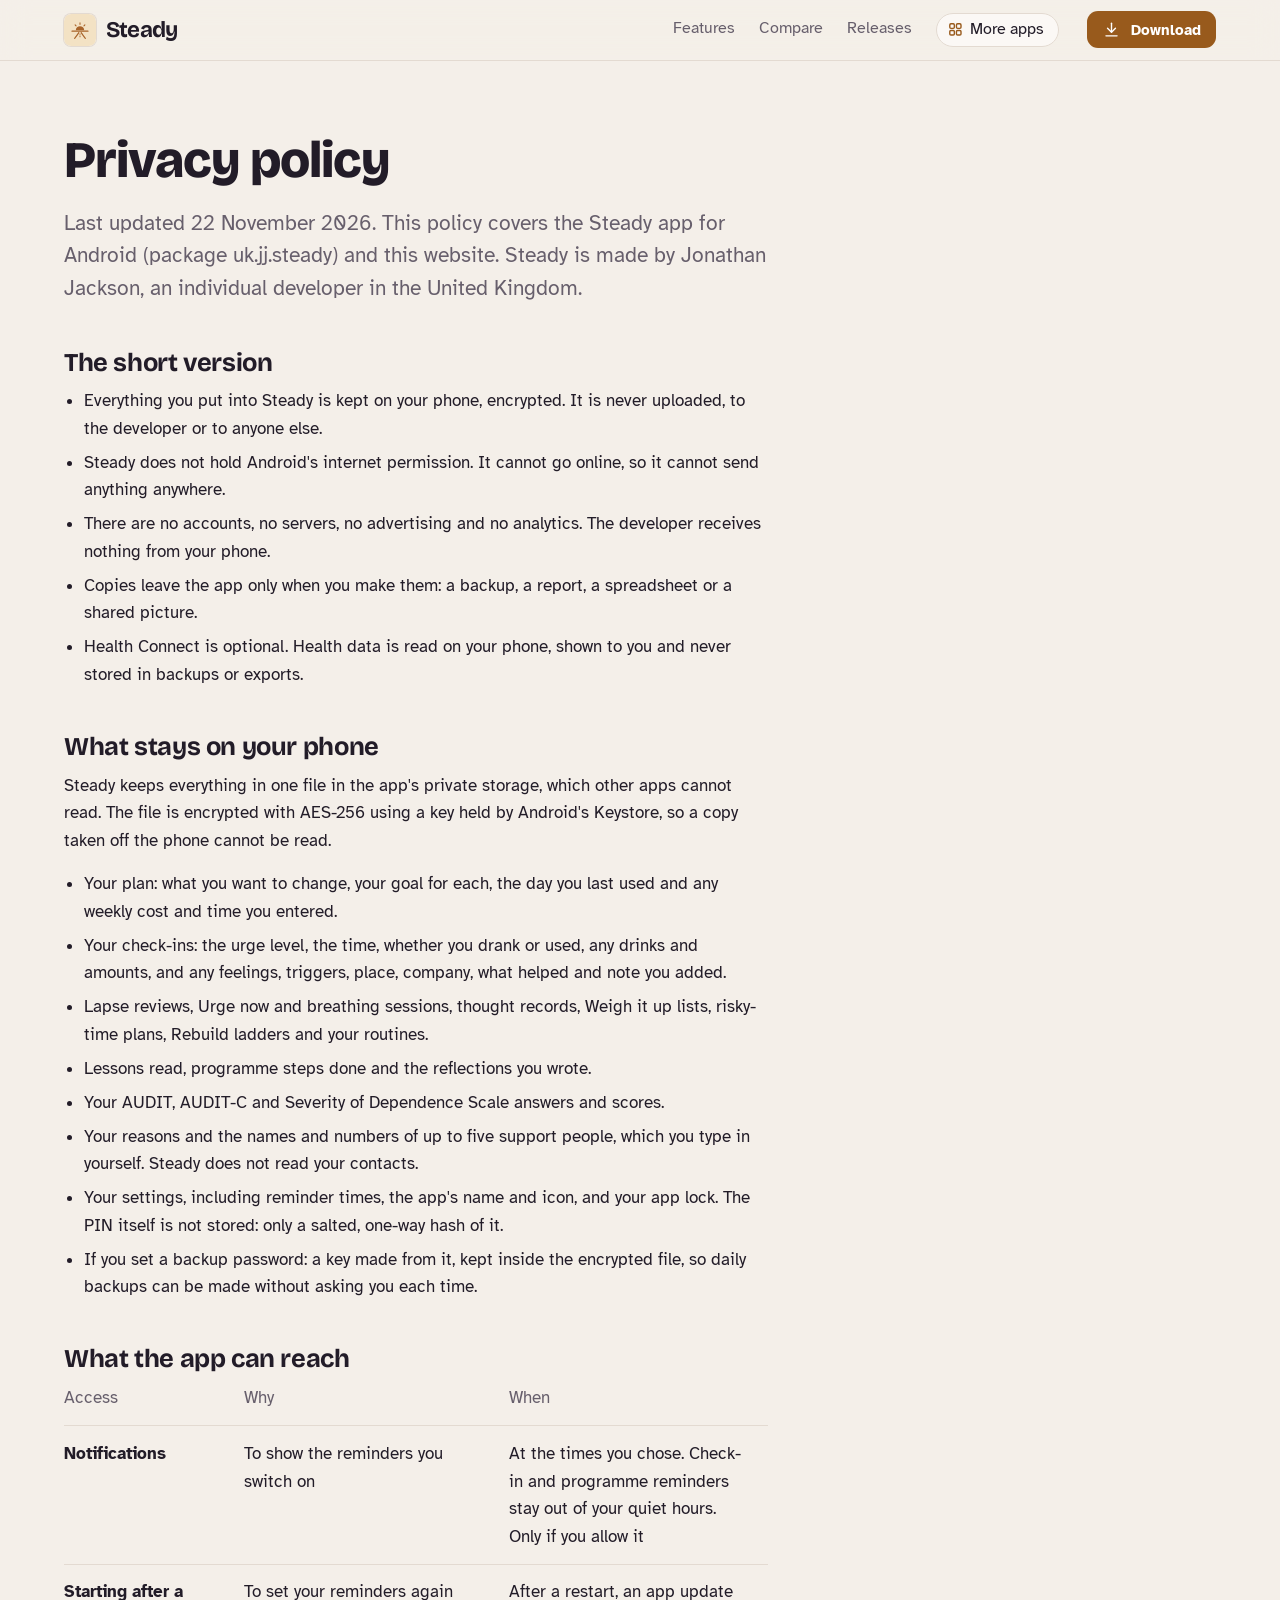
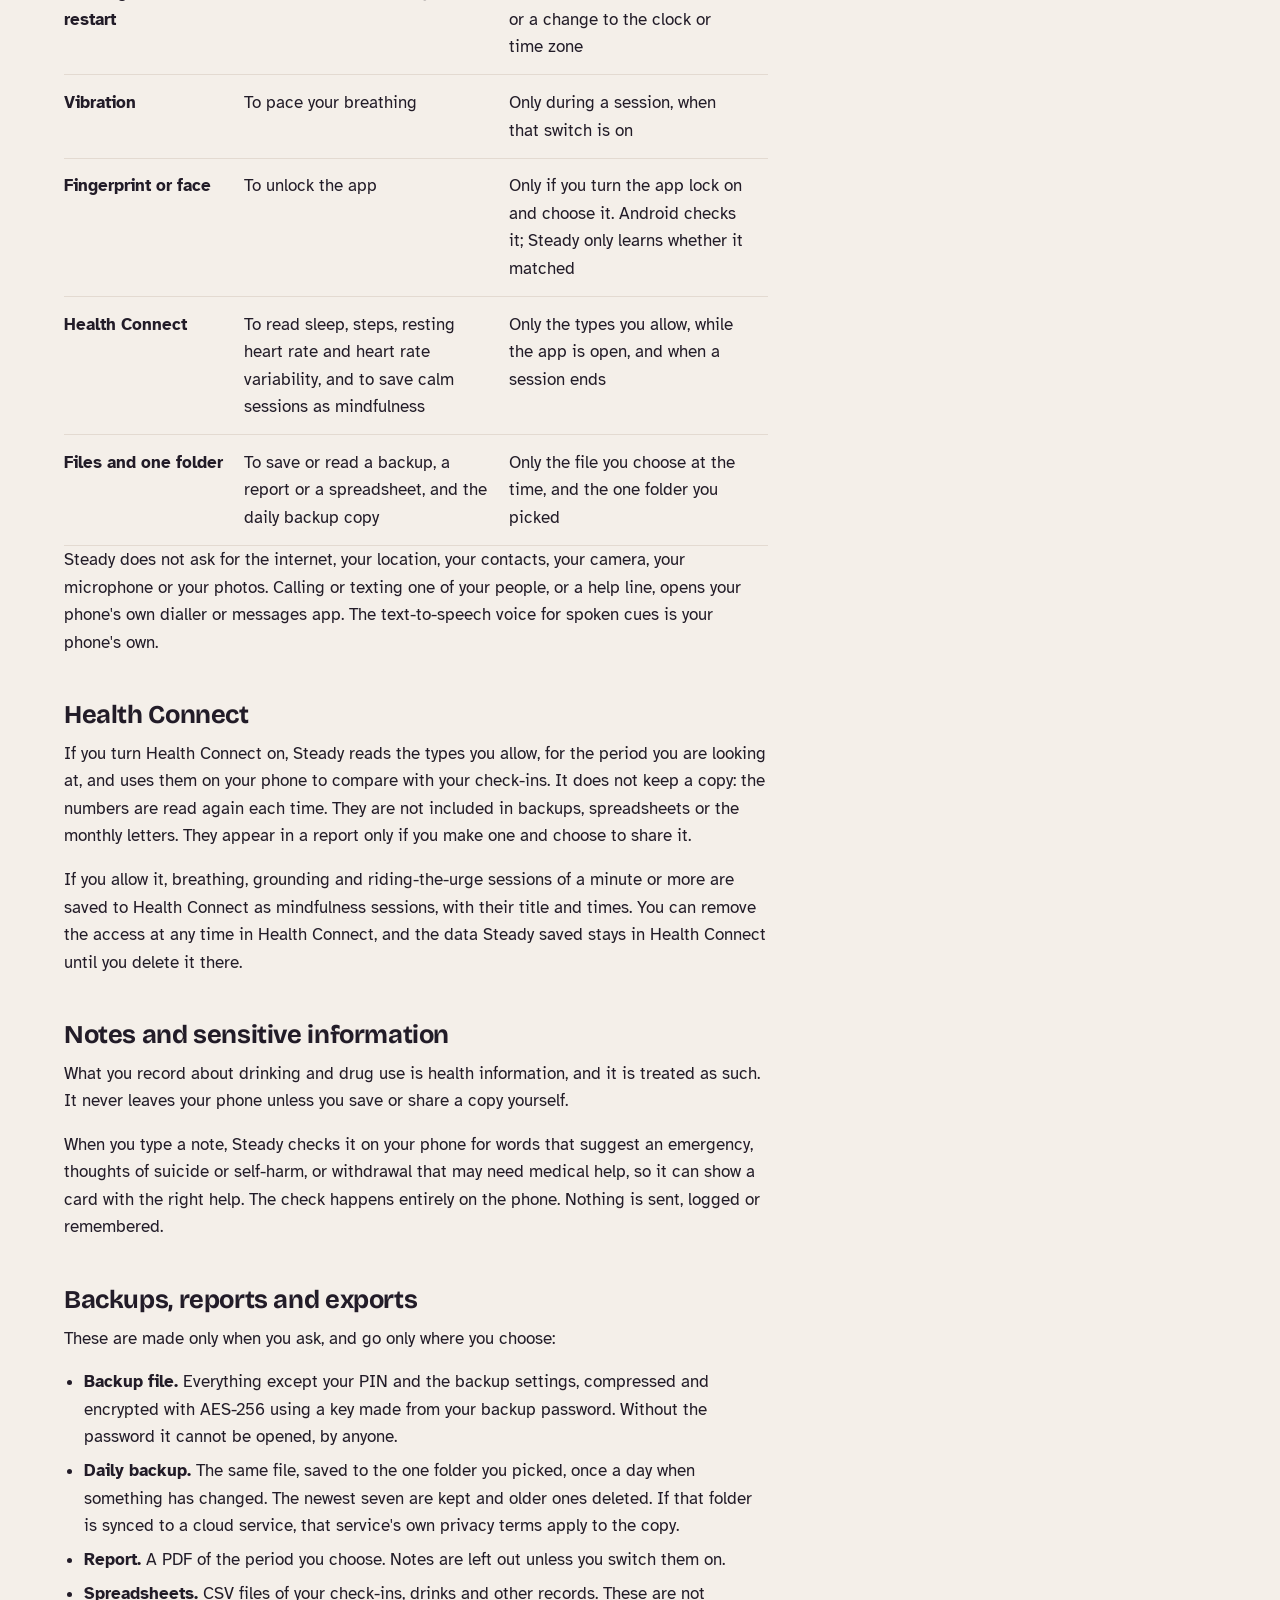
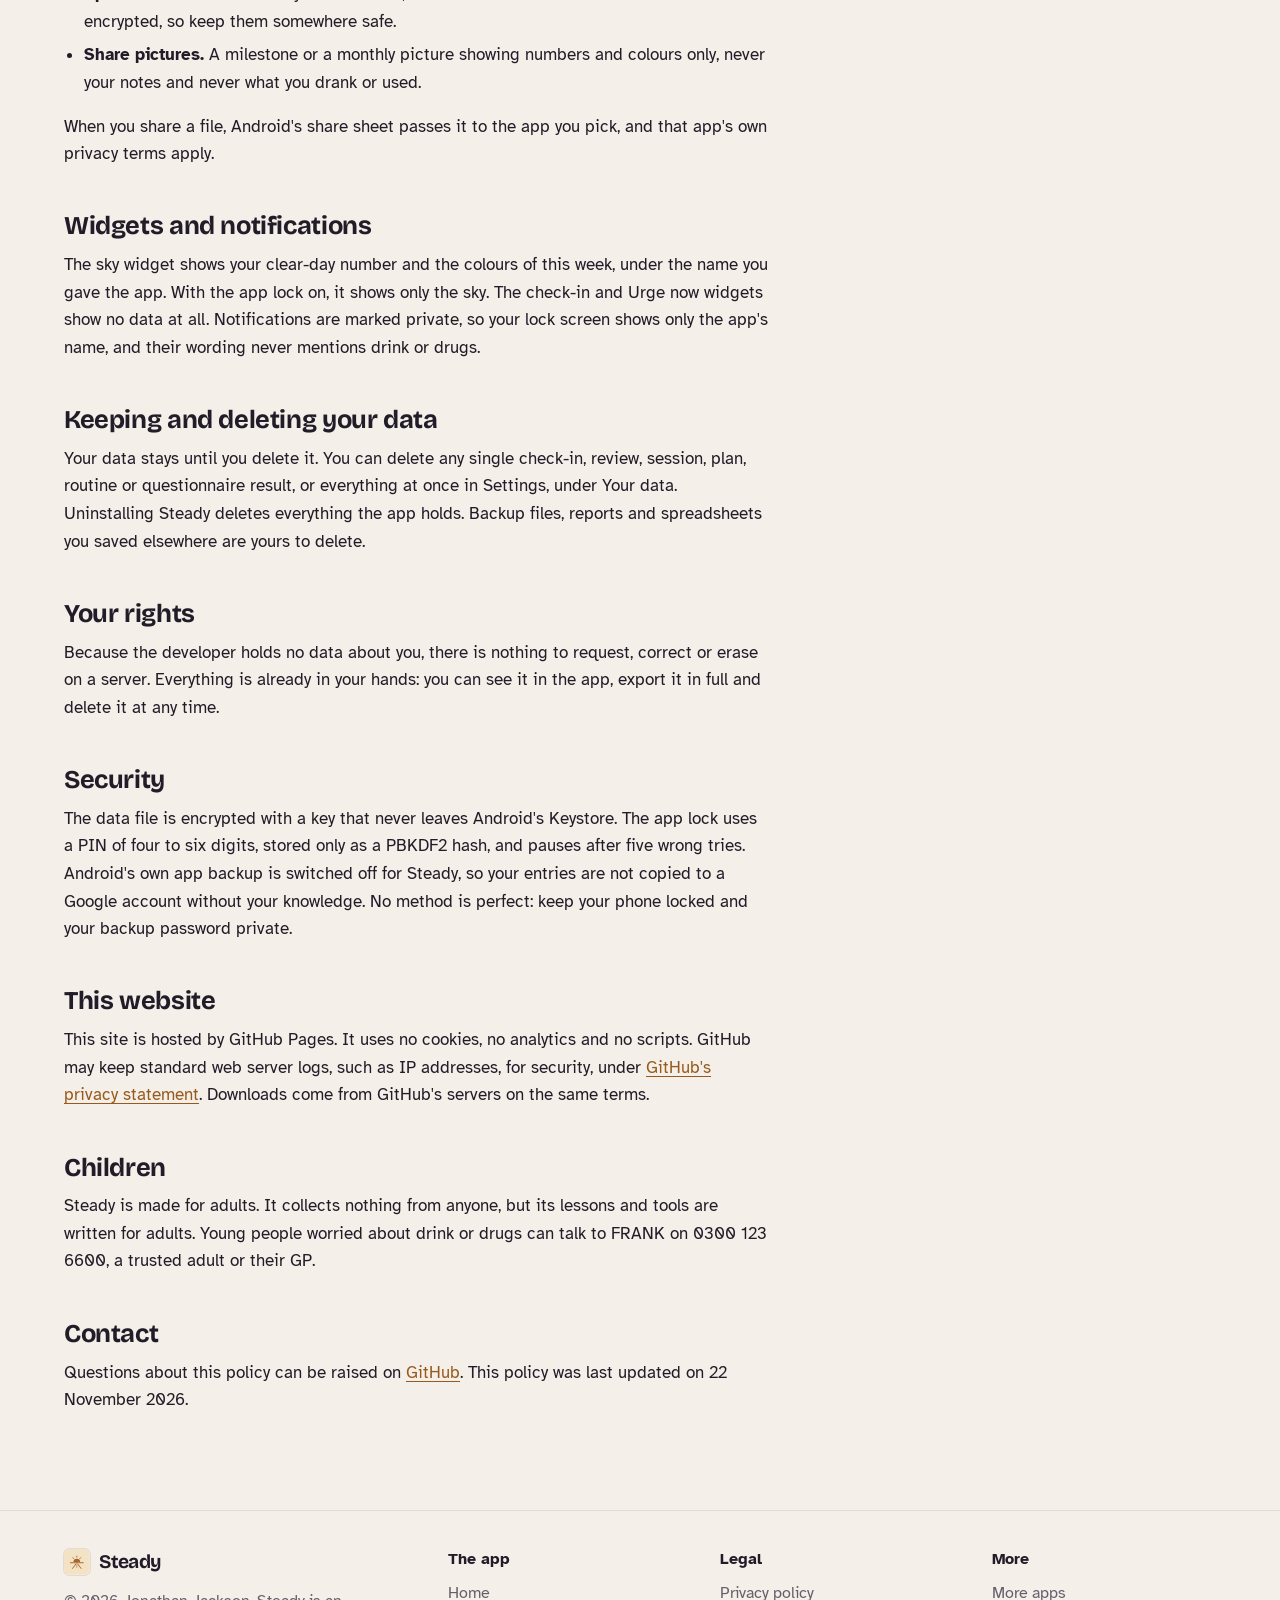
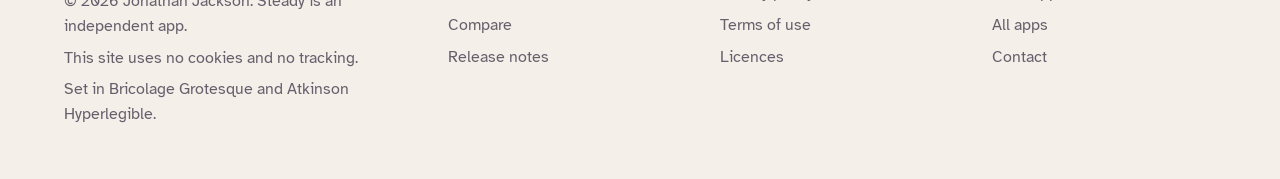
<file: privacy.html>
<!DOCTYPE html>
<html lang="en-GB">
<head>
<meta charset="utf-8">
<meta name="viewport" content="width=device-width, initial-scale=1">
<title>Steady privacy policy</title>
<meta name="description" content="What Steady does with your information: in short, it stays on your phone.">
<meta name="author" content="Jonathan Jackson">
<link rel="canonical" href="https://customgpter.github.io/steady/privacy.html">
<meta name="theme-color" content="#f4efe9" media="(prefers-color-scheme: light)">
<meta name="theme-color" content="#17141b" media="(prefers-color-scheme: dark)">
<meta property="og:type" content="website">
<meta property="og:site_name" content="Steady">
<meta property="og:title" content="Steady privacy policy">
<meta property="og:description" content="What Steady does with your information: in short, it stays on your phone.">
<meta property="og:url" content="https://customgpter.github.io/steady/privacy.html">
<meta property="og:image" content="https://customgpter.github.io/steady/assets/og.png">
<meta property="og:image:width" content="1200">
<meta property="og:image:height" content="630">
<meta property="og:image:alt" content="Steady&#x27;s home screen: clear days on a dawn sky, this week&#x27;s dots and Urge now a tap away">
<meta property="og:locale" content="en_GB">
<meta name="twitter:card" content="summary_large_image">
<link rel="icon" href="./assets/favicon.svg" type="image/svg+xml">
<link rel="apple-touch-icon" href="./assets/apple-touch-icon.png">
<link rel="preload" href="./assets/fonts/bricolage-grotesque-latin.woff2" as="font" type="font/woff2" crossorigin>
<link rel="preload" href="./assets/fonts/atkinson-hyperlegible-latin-400-normal.woff2" as="font" type="font/woff2" crossorigin>
<link rel="stylesheet" href="./assets/site.css?v=1">
<link rel="stylesheet" href="./assets/house.css?v=1">
<link rel="stylesheet" href="./assets/apps-list.css?v=1">
<script src="./assets/apps-list.js?v=1" defer></script>
</head>
<body>
<a class="skip" href="#main">Skip to content</a>
<header class="masthead">
<div class="wrap">
<a class="brand" href="./" aria-label="Steady home"><svg viewBox="0 0 108 108" aria-hidden="true"><rect width="108" height="108" rx="24" fill="#F3E2C4"/><path fill="#A8642A" d="M40,55 A14,14 0 0,1 68,55 Z"/><path fill="none" stroke="#A8642A" stroke-width="3.5" stroke-linecap="round" d="M54,30 L54,35 M37.5,36.5 L40.8,40.3 M70.5,36.5 L67.2,40.3"/><path fill="none" stroke="#A8642A" stroke-width="4" stroke-linecap="round" stroke-linejoin="round" d="M27,58 L81,58 M50,63 C46,69 42,75 36,82 M58,63 C62,69 66,75 72,82"/><path fill="none" stroke="#A8642A" stroke-width="3" stroke-linecap="round" d="M54,67 L54,69 M54,74 L54,77"/></svg><span>Steady</span></a>
<nav aria-label="Main"><ul><li><a href="./#features">Features</a></li><li><a href="./compare.html">Compare</a></li><li><a href="./releases.html">Releases</a></li><li><a class="more-apps" href="./more-apps.html"><svg class="ico" viewBox="0 0 24 24" aria-hidden="true"><rect x="4" y="4" width="6.5" height="6.5" rx="1.6"/><rect x="13.5" y="4" width="6.5" height="6.5" rx="1.6"/><rect x="4" y="13.5" width="6.5" height="6.5" rx="1.6"/><rect x="13.5" y="13.5" width="6.5" height="6.5" rx="1.6"/></svg>More apps</a></li></ul></nav>
<a class="button small" href="https://github.com/CustomGPTer/steady/releases/latest/download/Steady.apk"><svg class="ico" viewBox="0 0 24 24" aria-hidden="true"><path d="M12 4v11"/><path d="M7 10.5l5 5 5-5"/><path d="M5 20h14"/></svg>Download</a>
</div>
</header>
<main id="main" class="doc">
<div class="wrap">
<div class="measure">
<h1>Privacy policy</h1>
<p class="lede">Last updated 22 November 2026. This policy covers the Steady app for Android (package uk.jj.steady) and this website. Steady is made by Jonathan Jackson, an individual developer in the United Kingdom.</p>
<h2 id="short">The short version</h2><ul>
<li>Everything you put into Steady is kept on your phone, encrypted. It is never uploaded, to the developer or to anyone else.</li>
<li>Steady does not hold Android's internet permission. It cannot go online, so it cannot send anything anywhere.</li>
<li>There are no accounts, no servers, no advertising and no analytics. The developer receives nothing from your phone.</li>
<li>Copies leave the app only when you make them: a backup, a report, a spreadsheet or a shared picture.</li>
<li>Health Connect is optional. Health data is read on your phone, shown to you and never stored in backups or exports.</li>
</ul><h2 id="kept">What stays on your phone</h2><p>Steady keeps everything in one file in the app's private storage, which other apps cannot read. The file is encrypted with AES-256 using a key held by Android's Keystore, so a copy taken off the phone cannot be read.</p>
<ul>
<li>Your plan: what you want to change, your goal for each, the day you last used and any weekly cost and time you entered.</li>
<li>Your check-ins: the urge level, the time, whether you drank or used, any drinks and amounts, and any feelings, triggers, place, company, what helped and note you added.</li>
<li>Lapse reviews, Urge now and breathing sessions, thought records, Weigh it up lists, risky-time plans, Rebuild ladders and your routines.</li>
<li>Lessons read, programme steps done and the reflections you wrote.</li>
<li>Your AUDIT, AUDIT-C and Severity of Dependence Scale answers and scores.</li>
<li>Your reasons and the names and numbers of up to five support people, which you type in yourself. Steady does not read your contacts.</li>
<li>Your settings, including reminder times, the app's name and icon, and your app lock. The PIN itself is not stored: only a salted, one-way hash of it.</li>
<li>If you set a backup password: a key made from it, kept inside the encrypted file, so daily backups can be made without asking you each time.</li>
</ul><h2 id="reach">What the app can reach</h2><table>
<thead><tr><th scope="col">Access</th><th scope="col">Why</th><th scope="col">When</th></tr></thead>
<tbody>
<tr><th scope="row">Notifications</th><td>To show the reminders you switch on</td><td>At the times you chose. Check-in and programme reminders stay out of your quiet hours. Only if you allow it</td></tr>
<tr><th scope="row">Starting after a restart</th><td>To set your reminders again</td><td>After a restart, an app update or a change to the clock or time zone</td></tr>
<tr><th scope="row">Vibration</th><td>To pace your breathing</td><td>Only during a session, when that switch is on</td></tr>
<tr><th scope="row">Fingerprint or face</th><td>To unlock the app</td><td>Only if you turn the app lock on and choose it. Android checks it; Steady only learns whether it matched</td></tr>
<tr><th scope="row">Health Connect</th><td>To read sleep, steps, resting heart rate and heart rate variability, and to save calm sessions as mindfulness</td><td>Only the types you allow, while the app is open, and when a session ends</td></tr>
<tr><th scope="row">Files and one folder</th><td>To save or read a backup, a report or a spreadsheet, and the daily backup copy</td><td>Only the file you choose at the time, and the one folder you picked</td></tr>
</tbody></table>
<p>Steady does not ask for the internet, your location, your contacts, your camera, your microphone or your photos. Calling or texting one of your people, or a help line, opens your phone's own dialler or messages app. The text-to-speech voice for spoken cues is your phone's own.</p><h2 id="health">Health Connect</h2><p>If you turn Health Connect on, Steady reads the types you allow, for the period you are looking at, and uses them on your phone to compare with your check-ins. It does not keep a copy: the numbers are read again each time. They are not included in backups, spreadsheets or the monthly letters. They appear in a report only if you make one and choose to share it.</p>
<p>If you allow it, breathing, grounding and riding-the-urge sessions of a minute or more are saved to Health Connect as mindfulness sessions, with their title and times. You can remove the access at any time in Health Connect, and the data Steady saved stays in Health Connect until you delete it there.</p><h2 id="sensitive">Notes and sensitive information</h2><p>What you record about drinking and drug use is health information, and it is treated as such. It never leaves your phone unless you save or share a copy yourself.</p>
<p>When you type a note, Steady checks it on your phone for words that suggest an emergency, thoughts of suicide or self-harm, or withdrawal that may need medical help, so it can show a card with the right help. The check happens entirely on the phone. Nothing is sent, logged or remembered.</p><h2 id="copies">Backups, reports and exports</h2><p>These are made only when you ask, and go only where you choose:</p>
<ul>
<li><strong>Backup file.</strong> Everything except your PIN and the backup settings, compressed and encrypted with AES-256 using a key made from your backup password. Without the password it cannot be opened, by anyone.</li>
<li><strong>Daily backup.</strong> The same file, saved to the one folder you picked, once a day when something has changed. The newest seven are kept and older ones deleted. If that folder is synced to a cloud service, that service's own privacy terms apply to the copy.</li>
<li><strong>Report.</strong> A PDF of the period you choose. Notes are left out unless you switch them on.</li>
<li><strong>Spreadsheets.</strong> CSV files of your check-ins, drinks and other records. These are not encrypted, so keep them somewhere safe.</li>
<li><strong>Share pictures.</strong> A milestone or a monthly picture showing numbers and colours only, never your notes and never what you drank or used.</li>
</ul>
<p>When you share a file, Android's share sheet passes it to the app you pick, and that app's own privacy terms apply.</p><h2 id="widgets">Widgets and notifications</h2><p>The sky widget shows your clear-day number and the colours of this week, under the name you gave the app. With the app lock on, it shows only the sky. The check-in and Urge now widgets show no data at all. Notifications are marked private, so your lock screen shows only the app's name, and their wording never mentions drink or drugs.</p><h2 id="deleting">Keeping and deleting your data</h2><p>Your data stays until you delete it. You can delete any single check-in, review, session, plan, routine or questionnaire result, or everything at once in Settings, under Your data. Uninstalling Steady deletes everything the app holds. Backup files, reports and spreadsheets you saved elsewhere are yours to delete.</p><h2 id="rights">Your rights</h2><p>Because the developer holds no data about you, there is nothing to request, correct or erase on a server. Everything is already in your hands: you can see it in the app, export it in full and delete it at any time.</p><h2 id="security">Security</h2><p>The data file is encrypted with a key that never leaves Android's Keystore. The app lock uses a PIN of four to six digits, stored only as a PBKDF2 hash, and pauses after five wrong tries. Android's own app backup is switched off for Steady, so your entries are not copied to a Google account without your knowledge. No method is perfect: keep your phone locked and your backup password private.</p><h2 id="website">This website</h2><p>This site is hosted by GitHub Pages. It uses no cookies, no analytics and no scripts. GitHub may keep standard web server logs, such as IP addresses, for security, under <a href="https://docs.github.com/en/site-policy/privacy-policies/github-general-privacy-statement">GitHub's privacy statement</a>. Downloads come from GitHub's servers on the same terms.</p><h2 id="children">Children</h2><p>Steady is made for adults. It collects nothing from anyone, but its lessons and tools are written for adults. Young people worried about drink or drugs can talk to FRANK on 0300 123 6600, a trusted adult or their GP.</p>
<h2 id="contact">Contact</h2>
<p>Questions about this policy can be raised on <a href="https://github.com/CustomGPTer/steady/issues">GitHub</a>. This policy was last updated on 22 November 2026.</p>
</div>
</div>
</main>
<footer class="colophon">
<div class="wrap">
<div>
<a class="brand" href="./" aria-label="Steady home"><svg viewBox="0 0 108 108" aria-hidden="true"><rect width="108" height="108" rx="24" fill="#F3E2C4"/><path fill="#A8642A" d="M40,55 A14,14 0 0,1 68,55 Z"/><path fill="none" stroke="#A8642A" stroke-width="3.5" stroke-linecap="round" d="M54,30 L54,35 M37.5,36.5 L40.8,40.3 M70.5,36.5 L67.2,40.3"/><path fill="none" stroke="#A8642A" stroke-width="4" stroke-linecap="round" stroke-linejoin="round" d="M27,58 L81,58 M50,63 C46,69 42,75 36,82 M58,63 C62,69 66,75 72,82"/><path fill="none" stroke="#A8642A" stroke-width="3" stroke-linecap="round" d="M54,67 L54,69 M54,74 L54,77"/></svg><span>Steady</span></a>
<p>&copy; 2026 Jonathan Jackson. Steady is an independent app.</p>
<p>This site uses no cookies and no tracking.</p>
<p>Set in Bricolage Grotesque and Atkinson Hyperlegible.</p>
</div>
<nav aria-label="The app"><h2>The app</h2><ul>
<li><a href="./">Home</a></li>
<li><a href="./compare.html">Compare</a></li>
<li><a href="./releases.html">Release notes</a></li>

</ul></nav>
<nav aria-label="Legal"><h2>Legal</h2><ul>
<li><a href="./privacy.html">Privacy policy</a></li>
<li><a href="./terms.html">Terms of use</a></li>
<li><a href="./licences.html">Licences</a></li>
</ul></nav>
<nav aria-label="More"><h2>More</h2><ul>
<li><a href="./more-apps.html">More apps</a></li>
<li><a href="https://customgpter.github.io/">All apps</a></li>
<li><a href="https://github.com/CustomGPTer/steady/issues">Contact</a></li>
</ul></nav>
</div>
</footer>
</body>
</html>
</file>
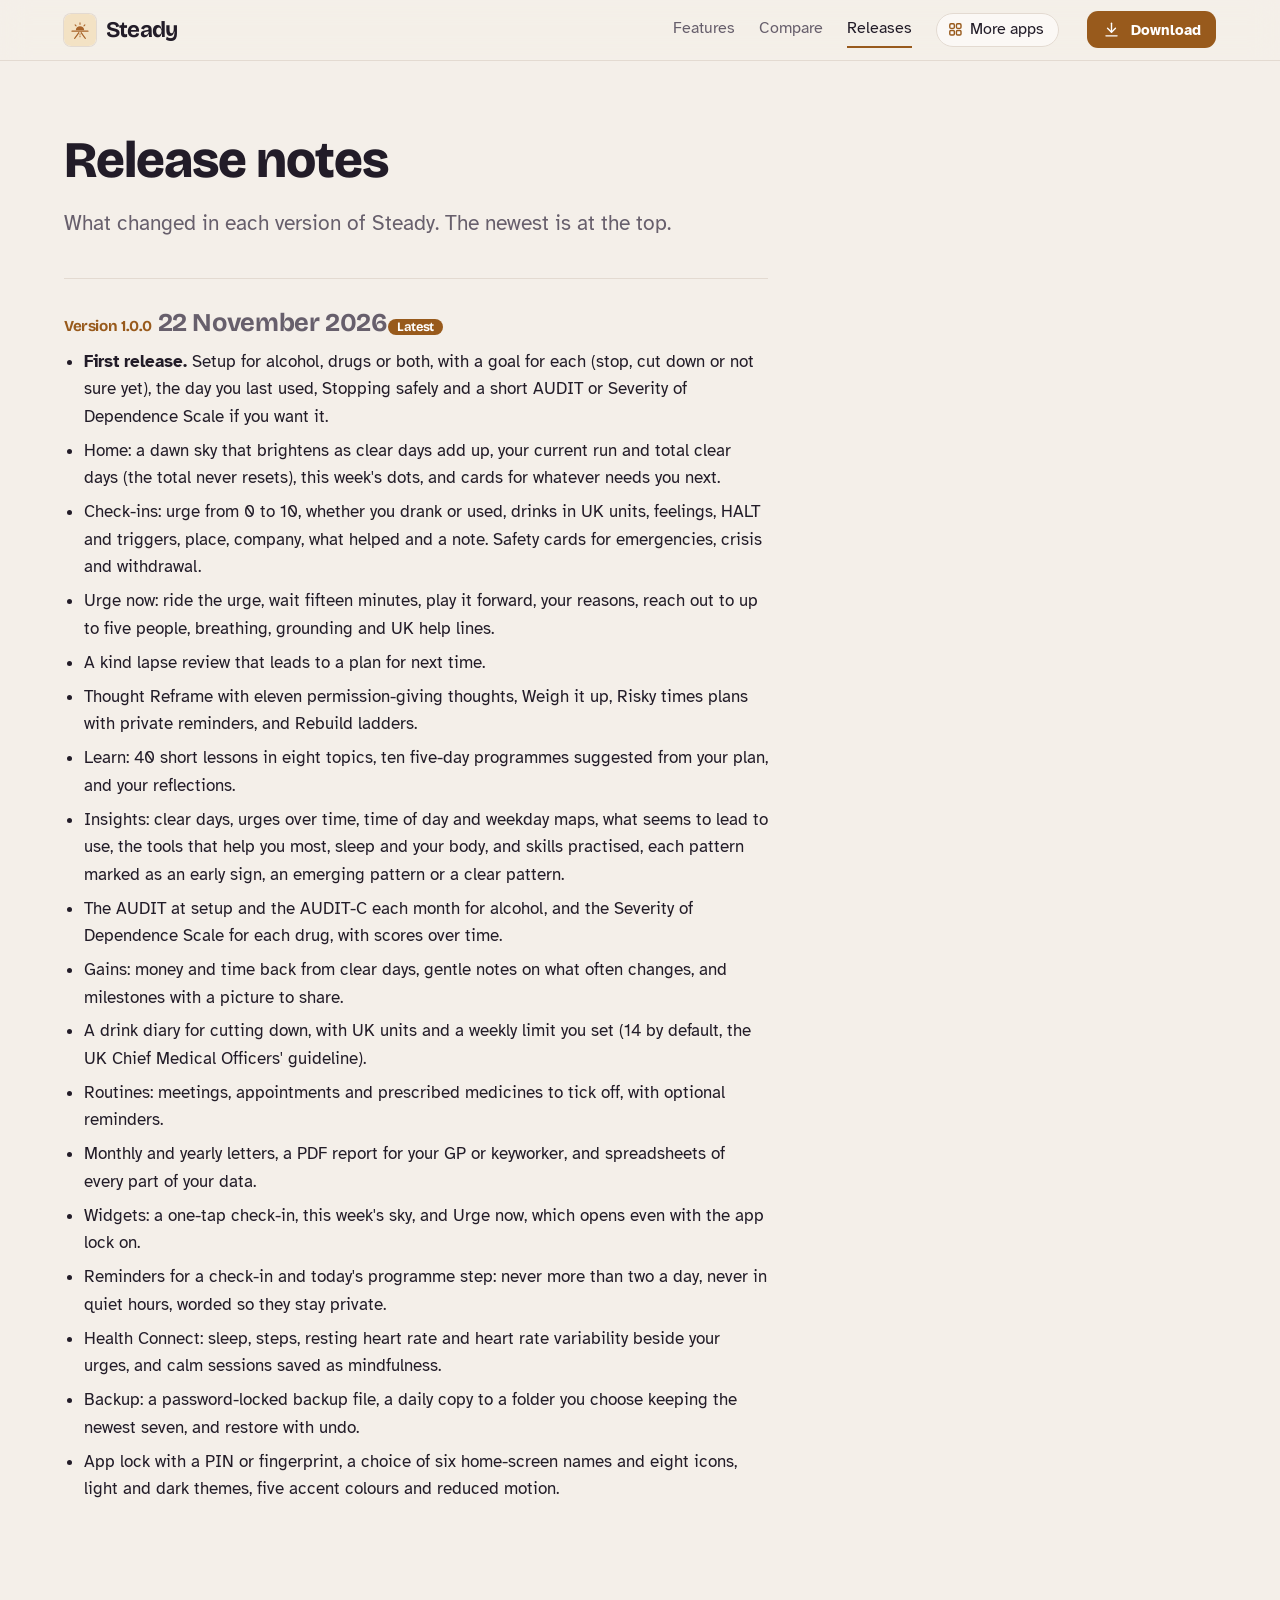
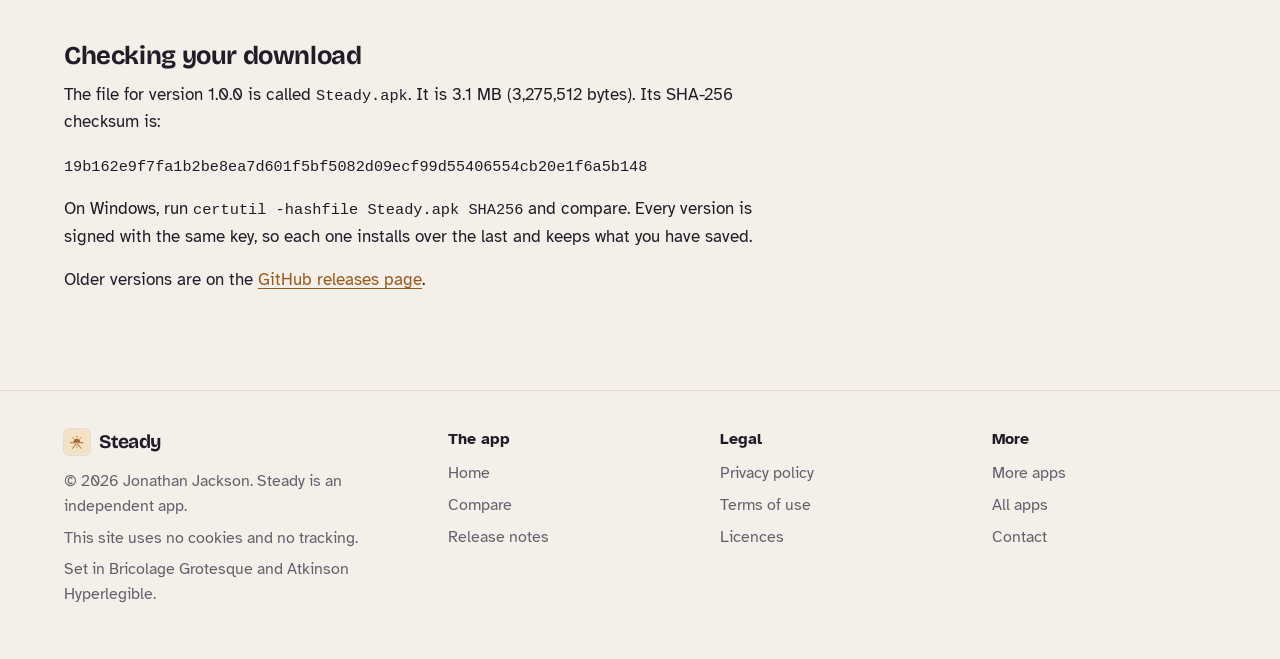
<file: releases.html>
<!DOCTYPE html>
<html lang="en-GB">
<head>
<meta charset="utf-8">
<meta name="viewport" content="width=device-width, initial-scale=1">
<title>Steady release notes</title>
<meta name="description" content="What changed in each version of Steady, with the file size and checksum to check your download.">
<meta name="author" content="Jonathan Jackson">
<link rel="canonical" href="https://customgpter.github.io/steady/releases.html">
<meta name="theme-color" content="#f4efe9" media="(prefers-color-scheme: light)">
<meta name="theme-color" content="#17141b" media="(prefers-color-scheme: dark)">
<meta property="og:type" content="website">
<meta property="og:site_name" content="Steady">
<meta property="og:title" content="Steady release notes">
<meta property="og:description" content="What changed in each version of Steady, with the file size and checksum to check your download.">
<meta property="og:url" content="https://customgpter.github.io/steady/releases.html">
<meta property="og:image" content="https://customgpter.github.io/steady/assets/og.png">
<meta property="og:image:width" content="1200">
<meta property="og:image:height" content="630">
<meta property="og:image:alt" content="Steady&#x27;s home screen: clear days on a dawn sky, this week&#x27;s dots and Urge now a tap away">
<meta property="og:locale" content="en_GB">
<meta name="twitter:card" content="summary_large_image">
<link rel="icon" href="./assets/favicon.svg" type="image/svg+xml">
<link rel="apple-touch-icon" href="./assets/apple-touch-icon.png">
<link rel="preload" href="./assets/fonts/bricolage-grotesque-latin.woff2" as="font" type="font/woff2" crossorigin>
<link rel="preload" href="./assets/fonts/atkinson-hyperlegible-latin-400-normal.woff2" as="font" type="font/woff2" crossorigin>
<link rel="stylesheet" href="./assets/site.css?v=1">
<link rel="stylesheet" href="./assets/house.css?v=1">
<link rel="stylesheet" href="./assets/apps-list.css?v=1">
<script src="./assets/apps-list.js?v=1" defer></script>
</head>
<body>
<a class="skip" href="#main">Skip to content</a>
<header class="masthead">
<div class="wrap">
<a class="brand" href="./" aria-label="Steady home"><svg viewBox="0 0 108 108" aria-hidden="true"><rect width="108" height="108" rx="24" fill="#F3E2C4"/><path fill="#A8642A" d="M40,55 A14,14 0 0,1 68,55 Z"/><path fill="none" stroke="#A8642A" stroke-width="3.5" stroke-linecap="round" d="M54,30 L54,35 M37.5,36.5 L40.8,40.3 M70.5,36.5 L67.2,40.3"/><path fill="none" stroke="#A8642A" stroke-width="4" stroke-linecap="round" stroke-linejoin="round" d="M27,58 L81,58 M50,63 C46,69 42,75 36,82 M58,63 C62,69 66,75 72,82"/><path fill="none" stroke="#A8642A" stroke-width="3" stroke-linecap="round" d="M54,67 L54,69 M54,74 L54,77"/></svg><span>Steady</span></a>
<nav aria-label="Main"><ul><li><a href="./#features">Features</a></li><li><a href="./compare.html">Compare</a></li><li><a href="./releases.html" aria-current="page">Releases</a></li><li><a class="more-apps" href="./more-apps.html"><svg class="ico" viewBox="0 0 24 24" aria-hidden="true"><rect x="4" y="4" width="6.5" height="6.5" rx="1.6"/><rect x="13.5" y="4" width="6.5" height="6.5" rx="1.6"/><rect x="4" y="13.5" width="6.5" height="6.5" rx="1.6"/><rect x="13.5" y="13.5" width="6.5" height="6.5" rx="1.6"/></svg>More apps</a></li></ul></nav>
<a class="button small" href="https://github.com/CustomGPTer/steady/releases/latest/download/Steady.apk"><svg class="ico" viewBox="0 0 24 24" aria-hidden="true"><path d="M12 4v11"/><path d="M7 10.5l5 5 5-5"/><path d="M5 20h14"/></svg>Download</a>
</div>
</header>
<main id="main" class="doc">
<div class="wrap">
<div class="measure">
<h1>Release notes</h1>
<p class="lede">What changed in each version of Steady. The newest is at the top.</p>
<section class="release" id="v1.0.0"><h2><span class="ver">Version 1.0.0</span> <span class="when">22 November 2026</span><span class="tag">Latest</span></h2><ul><li><b>First release.</b> Setup for alcohol, drugs or both, with a goal for each (stop, cut down or not sure yet), the day you last used, Stopping safely and a short AUDIT or Severity of Dependence Scale if you want it.</li><li>Home: a dawn sky that brightens as clear days add up, your current run and total clear days (the total never resets), this week's dots, and cards for whatever needs you next.</li><li>Check-ins: urge from 0 to 10, whether you drank or used, drinks in UK units, feelings, HALT and triggers, place, company, what helped and a note. Safety cards for emergencies, crisis and withdrawal.</li><li>Urge now: ride the urge, wait fifteen minutes, play it forward, your reasons, reach out to up to five people, breathing, grounding and UK help lines.</li><li>A kind lapse review that leads to a plan for next time.</li><li>Thought Reframe with eleven permission-giving thoughts, Weigh it up, Risky times plans with private reminders, and Rebuild ladders.</li><li>Learn: 40 short lessons in eight topics, ten five-day programmes suggested from your plan, and your reflections.</li><li>Insights: clear days, urges over time, time of day and weekday maps, what seems to lead to use, the tools that help you most, sleep and your body, and skills practised, each pattern marked as an early sign, an emerging pattern or a clear pattern.</li><li>The AUDIT at setup and the AUDIT-C each month for alcohol, and the Severity of Dependence Scale for each drug, with scores over time.</li><li>Gains: money and time back from clear days, gentle notes on what often changes, and milestones with a picture to share.</li><li>A drink diary for cutting down, with UK units and a weekly limit you set (14 by default, the UK Chief Medical Officers' guideline).</li><li>Routines: meetings, appointments and prescribed medicines to tick off, with optional reminders.</li><li>Monthly and yearly letters, a PDF report for your GP or keyworker, and spreadsheets of every part of your data.</li><li>Widgets: a one-tap check-in, this week's sky, and Urge now, which opens even with the app lock on.</li><li>Reminders for a check-in and today's programme step: never more than two a day, never in quiet hours, worded so they stay private.</li><li>Health Connect: sleep, steps, resting heart rate and heart rate variability beside your urges, and calm sessions saved as mindfulness.</li><li>Backup: a password-locked backup file, a daily copy to a folder you choose keeping the newest seven, and restore with undo.</li><li>App lock with a PIN or fingerprint, a choice of six home-screen names and eight icons, light and dark themes, five accent colours and reduced motion.</li></ul></section>
<h2 id="checking">Checking your download</h2>
<p>The file for version 1.0.0 is called <code>Steady.apk</code>. It is 3.1 MB (3,275,512 bytes). Its SHA-256 checksum is:</p>
<p><code class="sum">19b162e9f7fa1b2be8ea7d601f5bf5082d09ecf99d55406554cb20e1f6a5b148</code></p>
<p>On Windows, run <code>certutil -hashfile Steady.apk SHA256</code> and compare. Every version is signed with the same key, so each one installs over the last and keeps what you have saved.</p>
<p>Older versions are on the <a href="https://github.com/CustomGPTer/steady/releases">GitHub releases page</a>.</p>
</div>
</div>
</main>
<footer class="colophon">
<div class="wrap">
<div>
<a class="brand" href="./" aria-label="Steady home"><svg viewBox="0 0 108 108" aria-hidden="true"><rect width="108" height="108" rx="24" fill="#F3E2C4"/><path fill="#A8642A" d="M40,55 A14,14 0 0,1 68,55 Z"/><path fill="none" stroke="#A8642A" stroke-width="3.5" stroke-linecap="round" d="M54,30 L54,35 M37.5,36.5 L40.8,40.3 M70.5,36.5 L67.2,40.3"/><path fill="none" stroke="#A8642A" stroke-width="4" stroke-linecap="round" stroke-linejoin="round" d="M27,58 L81,58 M50,63 C46,69 42,75 36,82 M58,63 C62,69 66,75 72,82"/><path fill="none" stroke="#A8642A" stroke-width="3" stroke-linecap="round" d="M54,67 L54,69 M54,74 L54,77"/></svg><span>Steady</span></a>
<p>&copy; 2026 Jonathan Jackson. Steady is an independent app.</p>
<p>This site uses no cookies and no tracking.</p>
<p>Set in Bricolage Grotesque and Atkinson Hyperlegible.</p>
</div>
<nav aria-label="The app"><h2>The app</h2><ul>
<li><a href="./">Home</a></li>
<li><a href="./compare.html">Compare</a></li>
<li><a href="./releases.html">Release notes</a></li>

</ul></nav>
<nav aria-label="Legal"><h2>Legal</h2><ul>
<li><a href="./privacy.html">Privacy policy</a></li>
<li><a href="./terms.html">Terms of use</a></li>
<li><a href="./licences.html">Licences</a></li>
</ul></nav>
<nav aria-label="More"><h2>More</h2><ul>
<li><a href="./more-apps.html">More apps</a></li>
<li><a href="https://customgpter.github.io/">All apps</a></li>
<li><a href="https://github.com/CustomGPTer/steady/issues">Contact</a></li>
</ul></nav>
</div>
</footer>
</body>
</html>
</file>
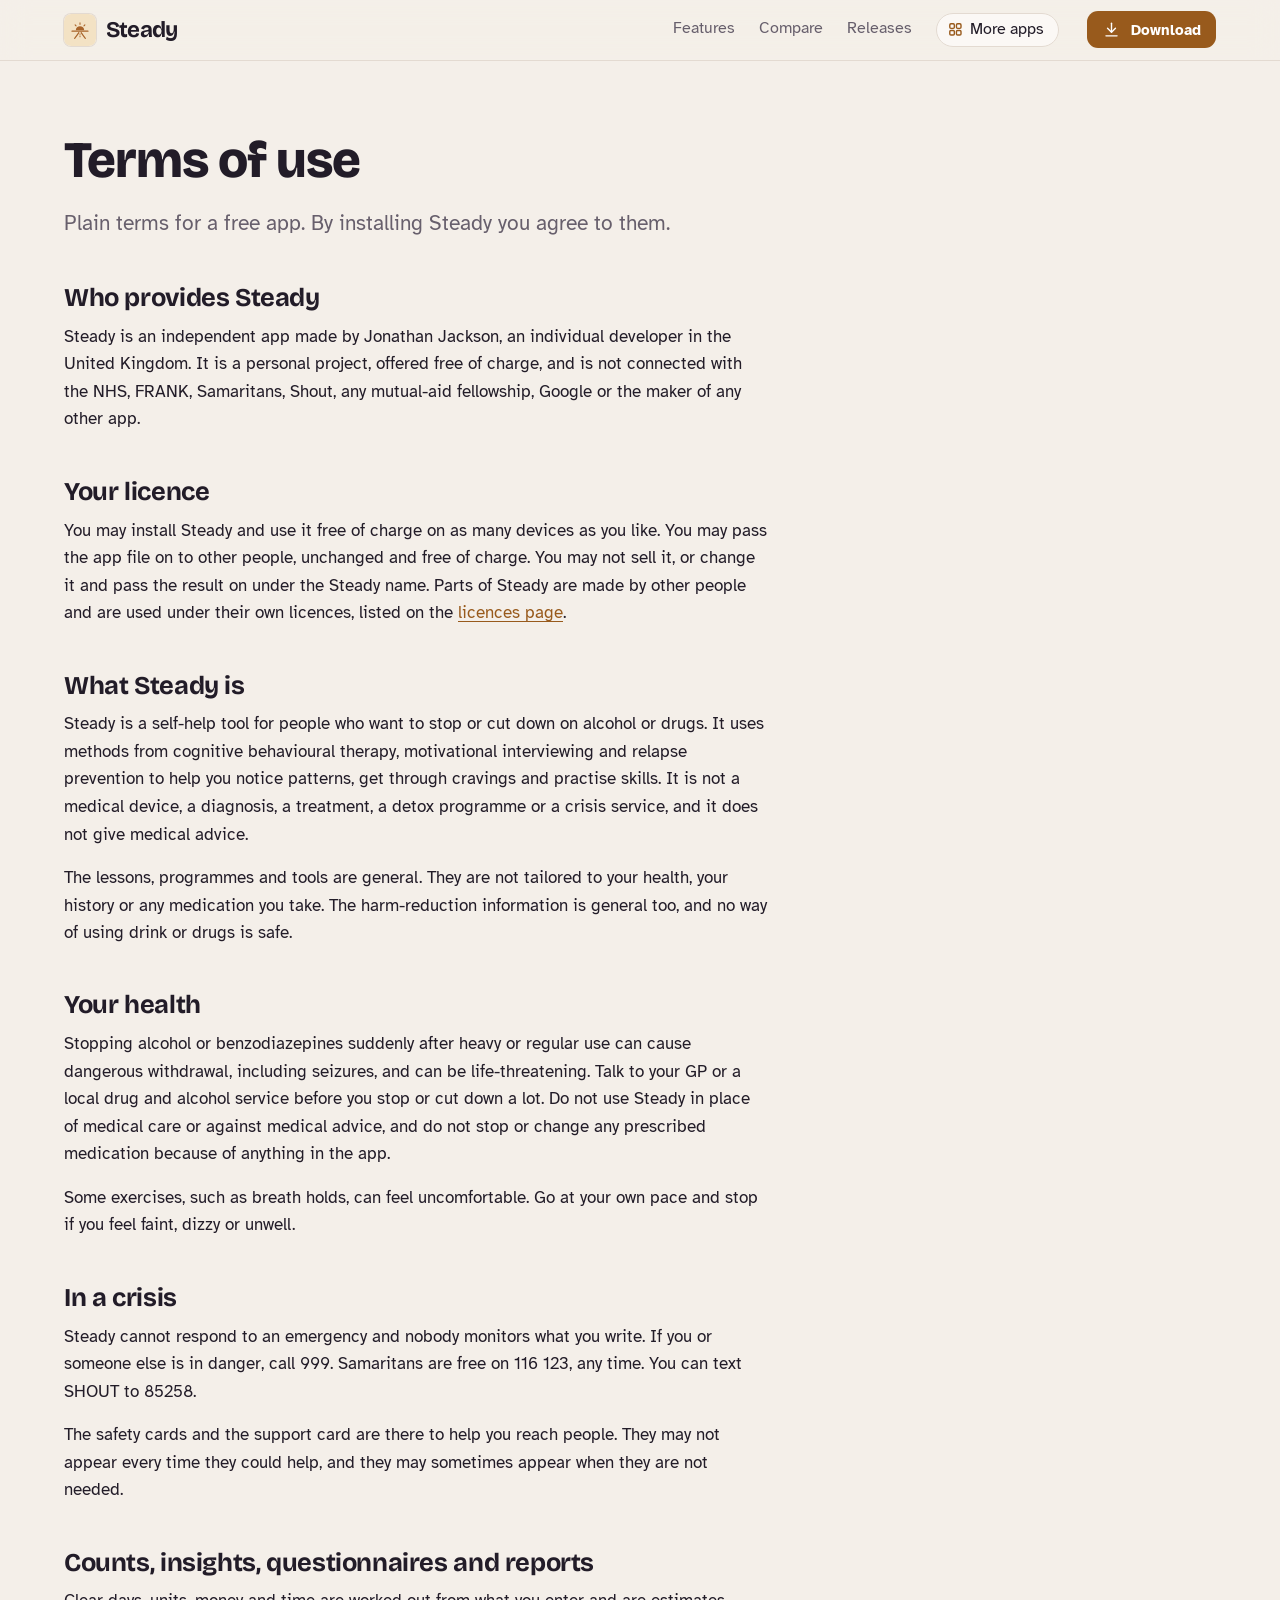
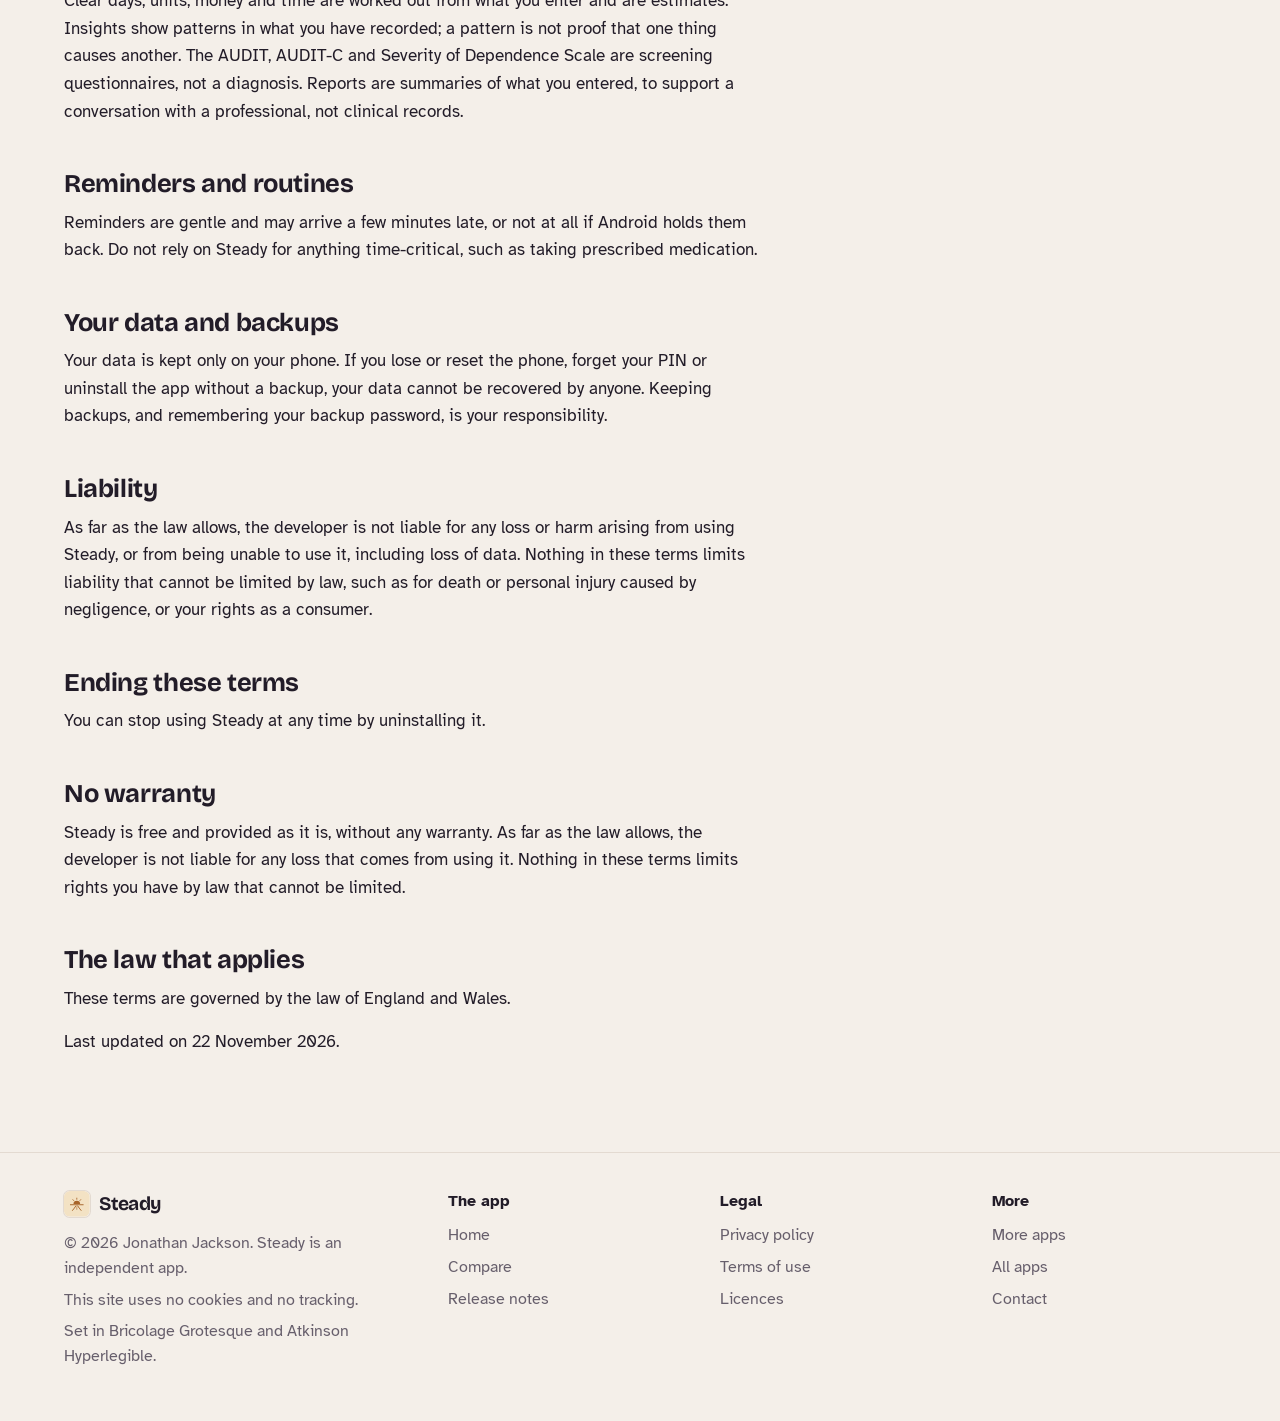
<file: terms.html>
<!DOCTYPE html>
<html lang="en-GB">
<head>
<meta charset="utf-8">
<meta name="viewport" content="width=device-width, initial-scale=1">
<title>Steady terms of use</title>
<meta name="description" content="The terms for using Steady.">
<meta name="author" content="Jonathan Jackson">
<link rel="canonical" href="https://customgpter.github.io/steady/terms.html">
<meta name="theme-color" content="#f4efe9" media="(prefers-color-scheme: light)">
<meta name="theme-color" content="#17141b" media="(prefers-color-scheme: dark)">
<meta property="og:type" content="website">
<meta property="og:site_name" content="Steady">
<meta property="og:title" content="Steady terms of use">
<meta property="og:description" content="The terms for using Steady.">
<meta property="og:url" content="https://customgpter.github.io/steady/terms.html">
<meta property="og:image" content="https://customgpter.github.io/steady/assets/og.png">
<meta property="og:image:width" content="1200">
<meta property="og:image:height" content="630">
<meta property="og:image:alt" content="Steady&#x27;s home screen: clear days on a dawn sky, this week&#x27;s dots and Urge now a tap away">
<meta property="og:locale" content="en_GB">
<meta name="twitter:card" content="summary_large_image">
<link rel="icon" href="./assets/favicon.svg" type="image/svg+xml">
<link rel="apple-touch-icon" href="./assets/apple-touch-icon.png">
<link rel="preload" href="./assets/fonts/bricolage-grotesque-latin.woff2" as="font" type="font/woff2" crossorigin>
<link rel="preload" href="./assets/fonts/atkinson-hyperlegible-latin-400-normal.woff2" as="font" type="font/woff2" crossorigin>
<link rel="stylesheet" href="./assets/site.css?v=1">
<link rel="stylesheet" href="./assets/house.css?v=1">
<link rel="stylesheet" href="./assets/apps-list.css?v=1">
<script src="./assets/apps-list.js?v=1" defer></script>
</head>
<body>
<a class="skip" href="#main">Skip to content</a>
<header class="masthead">
<div class="wrap">
<a class="brand" href="./" aria-label="Steady home"><svg viewBox="0 0 108 108" aria-hidden="true"><rect width="108" height="108" rx="24" fill="#F3E2C4"/><path fill="#A8642A" d="M40,55 A14,14 0 0,1 68,55 Z"/><path fill="none" stroke="#A8642A" stroke-width="3.5" stroke-linecap="round" d="M54,30 L54,35 M37.5,36.5 L40.8,40.3 M70.5,36.5 L67.2,40.3"/><path fill="none" stroke="#A8642A" stroke-width="4" stroke-linecap="round" stroke-linejoin="round" d="M27,58 L81,58 M50,63 C46,69 42,75 36,82 M58,63 C62,69 66,75 72,82"/><path fill="none" stroke="#A8642A" stroke-width="3" stroke-linecap="round" d="M54,67 L54,69 M54,74 L54,77"/></svg><span>Steady</span></a>
<nav aria-label="Main"><ul><li><a href="./#features">Features</a></li><li><a href="./compare.html">Compare</a></li><li><a href="./releases.html">Releases</a></li><li><a class="more-apps" href="./more-apps.html"><svg class="ico" viewBox="0 0 24 24" aria-hidden="true"><rect x="4" y="4" width="6.5" height="6.5" rx="1.6"/><rect x="13.5" y="4" width="6.5" height="6.5" rx="1.6"/><rect x="4" y="13.5" width="6.5" height="6.5" rx="1.6"/><rect x="13.5" y="13.5" width="6.5" height="6.5" rx="1.6"/></svg>More apps</a></li></ul></nav>
<a class="button small" href="https://github.com/CustomGPTer/steady/releases/latest/download/Steady.apk"><svg class="ico" viewBox="0 0 24 24" aria-hidden="true"><path d="M12 4v11"/><path d="M7 10.5l5 5 5-5"/><path d="M5 20h14"/></svg>Download</a>
</div>
</header>
<main id="main" class="doc">
<div class="wrap">
<div class="measure">
<h1>Terms of use</h1>
<p class="lede">Plain terms for a free app. By installing Steady you agree to them.</p>
<h2 id="who">Who provides Steady</h2><p>Steady is an independent app made by Jonathan Jackson, an individual developer in the United Kingdom. It is a personal project, offered free of charge, and is not connected with the NHS, FRANK, Samaritans, Shout, any mutual-aid fellowship, Google or the maker of any other app.</p><h2 id="licence">Your licence</h2><p>You may install Steady and use it free of charge on as many devices as you like. You may pass the app file on to other people, unchanged and free of charge. You may not sell it, or change it and pass the result on under the Steady name. Parts of Steady are made by other people and are used under their own licences, listed on the <a href="licences.html">licences page</a>.</p><h2 id="what">What Steady is</h2><p>Steady is a self-help tool for people who want to stop or cut down on alcohol or drugs. It uses methods from cognitive behavioural therapy, motivational interviewing and relapse prevention to help you notice patterns, get through cravings and practise skills. It is not a medical device, a diagnosis, a treatment, a detox programme or a crisis service, and it does not give medical advice.</p>
<p>The lessons, programmes and tools are general. They are not tailored to your health, your history or any medication you take. The harm-reduction information is general too, and no way of using drink or drugs is safe.</p><h2 id="health">Your health</h2><p>Stopping alcohol or benzodiazepines suddenly after heavy or regular use can cause dangerous withdrawal, including seizures, and can be life-threatening. Talk to your GP or a local drug and alcohol service before you stop or cut down a lot. Do not use Steady in place of medical care or against medical advice, and do not stop or change any prescribed medication because of anything in the app.</p>
<p>Some exercises, such as breath holds, can feel uncomfortable. Go at your own pace and stop if you feel faint, dizzy or unwell.</p><h2 id="crisis">In a crisis</h2><p>Steady cannot respond to an emergency and nobody monitors what you write. If you or someone else is in danger, call 999. Samaritans are free on 116 123, any time. You can text SHOUT to 85258.</p>
<p>The safety cards and the support card are there to help you reach people. They may not appear every time they could help, and they may sometimes appear when they are not needed.</p><h2 id="scores">Counts, insights, questionnaires and reports</h2><p>Clear days, units, money and time are worked out from what you enter and are estimates. Insights show patterns in what you have recorded; a pattern is not proof that one thing causes another. The AUDIT, AUDIT-C and Severity of Dependence Scale are screening questionnaires, not a diagnosis. Reports are summaries of what you entered, to support a conversation with a professional, not clinical records.</p><h2 id="reminders">Reminders and routines</h2><p>Reminders are gentle and may arrive a few minutes late, or not at all if Android holds them back. Do not rely on Steady for anything time-critical, such as taking prescribed medication.</p><h2 id="data">Your data and backups</h2><p>Your data is kept only on your phone. If you lose or reset the phone, forget your PIN or uninstall the app without a backup, your data cannot be recovered by anyone. Keeping backups, and remembering your backup password, is your responsibility.</p><h2 id="liability">Liability</h2><p>As far as the law allows, the developer is not liable for any loss or harm arising from using Steady, or from being unable to use it, including loss of data. Nothing in these terms limits liability that cannot be limited by law, such as for death or personal injury caused by negligence, or your rights as a consumer.</p><h2 id="ending">Ending these terms</h2><p>You can stop using Steady at any time by uninstalling it.</p>
<h2 id="no-warranty">No warranty</h2>
<p>Steady is free and provided as it is, without any warranty. As far as the law allows, the developer is not liable for any loss that comes from using it. Nothing in these terms limits rights you have by law that cannot be limited.</p>
<h2 id="governing">The law that applies</h2>
<p>These terms are governed by the law of England and Wales.</p>
<p>Last updated on 22 November 2026.</p>
</div>
</div>
</main>
<footer class="colophon">
<div class="wrap">
<div>
<a class="brand" href="./" aria-label="Steady home"><svg viewBox="0 0 108 108" aria-hidden="true"><rect width="108" height="108" rx="24" fill="#F3E2C4"/><path fill="#A8642A" d="M40,55 A14,14 0 0,1 68,55 Z"/><path fill="none" stroke="#A8642A" stroke-width="3.5" stroke-linecap="round" d="M54,30 L54,35 M37.5,36.5 L40.8,40.3 M70.5,36.5 L67.2,40.3"/><path fill="none" stroke="#A8642A" stroke-width="4" stroke-linecap="round" stroke-linejoin="round" d="M27,58 L81,58 M50,63 C46,69 42,75 36,82 M58,63 C62,69 66,75 72,82"/><path fill="none" stroke="#A8642A" stroke-width="3" stroke-linecap="round" d="M54,67 L54,69 M54,74 L54,77"/></svg><span>Steady</span></a>
<p>&copy; 2026 Jonathan Jackson. Steady is an independent app.</p>
<p>This site uses no cookies and no tracking.</p>
<p>Set in Bricolage Grotesque and Atkinson Hyperlegible.</p>
</div>
<nav aria-label="The app"><h2>The app</h2><ul>
<li><a href="./">Home</a></li>
<li><a href="./compare.html">Compare</a></li>
<li><a href="./releases.html">Release notes</a></li>

</ul></nav>
<nav aria-label="Legal"><h2>Legal</h2><ul>
<li><a href="./privacy.html">Privacy policy</a></li>
<li><a href="./terms.html">Terms of use</a></li>
<li><a href="./licences.html">Licences</a></li>
</ul></nav>
<nav aria-label="More"><h2>More</h2><ul>
<li><a href="./more-apps.html">More apps</a></li>
<li><a href="https://customgpter.github.io/">All apps</a></li>
<li><a href="https://github.com/CustomGPTer/steady/issues">Contact</a></li>
</ul></nav>
</div>
</footer>
</body>
</html>
</file>
<file: assets/site.css>
@font-face{font-family:"Bricolage Grotesque";src:url("fonts/bricolage-grotesque-latin.woff2") format("woff2");font-weight:200 800;font-style:normal;font-display:swap}
@font-face{font-family:"Atkinson Hyperlegible";src:url("fonts/atkinson-hyperlegible-latin-400-normal.woff2") format("woff2");font-weight:400;font-style:normal;font-display:swap}
@font-face{font-family:"Atkinson Hyperlegible";src:url("fonts/atkinson-hyperlegible-latin-700-normal.woff2") format("woff2");font-weight:700;font-style:normal;font-display:swap}

/* Daylight page, night-time camera. The lamp colour is kept for the one thing to press and for what the camera has seen. */
:root{
  --page:#f2f5f9; --panel:#ffffff; --raised:#e8edf3; --ink:#0d1a2b; --soft:#465468; --rule:#d2dae4;
  --accent:#0a6a55; --accent-ink:#ffffff; --warn:#8a5200; --rec:#d3302f;
  --lamp:#ffb347; --lamp-ink:#231400; --lamp-text:#8a5200;
  --night:#09111e; --night-2:#111d30; --night-3:#1a2a43; --night-ink:#eaf0f8; --night-soft:#9fb0c7; --night-rule:#24364f; --iris:#55d6ab;
  --display:"Bricolage Grotesque","Atkinson Hyperlegible",system-ui,sans-serif;
  --sans:"Atkinson Hyperlegible",system-ui,-apple-system,"Segoe UI",Roboto,sans-serif;
  --mono:ui-monospace,SFMono-Regular,Menlo,Consolas,"Liberation Mono",monospace;
  color-scheme:light dark;
}
@media (prefers-color-scheme:dark){
  :root{--page:#0a111b; --panel:#111a27; --raised:#182434; --ink:#e9eef5; --soft:#a0aec0; --rule:#243247;
    --accent:#55d6ab; --accent-ink:#00281d; --warn:#ffb347; --rec:#ff6163; --lamp-text:#ffb347}
}

*,*::before,*::after{box-sizing:border-box}
html{-webkit-text-size-adjust:100%;scroll-behavior:smooth;scroll-padding-top:5.5rem}
@media (prefers-reduced-motion:reduce){html{scroll-behavior:auto}}
body{margin:0;background:var(--page);color:var(--ink);font:400 1.0625rem/1.62 var(--sans);text-rendering:optimizeLegibility;-webkit-font-smoothing:antialiased}
img,svg{max-width:100%;display:block}
a{color:var(--accent);text-decoration-thickness:.07em;text-underline-offset:.2em}
a:hover{text-decoration-thickness:.13em}
:focus-visible{outline:3px solid var(--lamp);outline-offset:3px;border-radius:6px}
code{font:.9em/1 var(--mono);overflow-wrap:anywhere}
h1,h2,h3{font-family:var(--display);font-weight:700;letter-spacing:-.015em;line-height:1.08;margin:0;text-wrap:balance}
p{margin:0 0 1rem}
.skip{position:absolute;left:-999px;top:0;background:var(--ink);color:var(--page);padding:.6rem 1rem;z-index:30;border-radius:0 0 8px 0}
.skip:focus{left:0}
.sr{position:absolute;width:1px;height:1px;overflow:hidden;clip-path:inset(50%);white-space:nowrap}
.wrap{width:min(72rem,100% - 2.5rem);margin-inline:auto}
.measure{max-width:44rem}
.ico{width:1.25em;height:1.25em;flex:none;fill:none;stroke:currentColor;stroke-width:1.75;stroke-linecap:round;stroke-linejoin:round}

/* ---------- masthead */
.masthead{position:sticky;top:0;z-index:20;background:color-mix(in srgb,var(--page) 88%,transparent);-webkit-backdrop-filter:blur(14px) saturate(1.3);backdrop-filter:blur(14px) saturate(1.3);border-bottom:1px solid var(--rule)}
.masthead .wrap{display:flex;flex-wrap:wrap;align-items:center;gap:.35rem 1.75rem;padding-block:.7rem}
.brand{display:inline-flex;align-items:center;gap:.6rem;font:700 1.4rem/1 var(--display);letter-spacing:-.03em;color:var(--ink);text-decoration:none;margin-right:auto}
.brand svg{width:2rem;height:2rem;flex:none;border-radius:.5rem;box-shadow:0 0 0 1px var(--rule)}
.masthead nav ul{display:flex;flex-wrap:wrap;align-items:center;gap:.15rem 1.5rem;list-style:none;margin:0;padding:0;font-size:1rem;line-height:1.3}
.masthead nav a{display:inline-flex;align-items:center;gap:.4rem;color:var(--soft);text-decoration:none;padding-block:.45rem;border-bottom:2px solid transparent}
.masthead nav a:hover{color:var(--ink)}
.masthead nav a[aria-current="page"]{color:var(--ink);border-bottom-color:var(--lamp)}
.masthead nav a.more-apps{color:var(--ink);border:1px solid var(--rule);border-radius:999px;padding:.34rem .85rem .34rem .65rem;background:var(--panel)}
.masthead nav a.more-apps .ico{width:1.05em;height:1.05em;color:var(--accent);stroke-width:2}
.masthead nav a.more-apps:hover,.masthead nav a.more-apps[aria-current="page"]{border-color:var(--accent)}
.button{display:inline-flex;align-items:center;gap:.6rem;background:var(--lamp);color:var(--lamp-ink);font:700 1.08rem/1.2 var(--sans);text-decoration:none;padding:.95rem 1.5rem;border-radius:14px;box-shadow:0 1px 0 rgba(255,255,255,.45) inset,0 12px 24px -14px rgba(138,82,0,.9)}
.button:hover{background:#ffc56e}
.button:active{transform:translateY(1px)}
.button.small{font-size:.95rem;padding:.55rem .95rem;border-radius:11px;box-shadow:none}
.button.quiet{background:none;box-shadow:none;border:1px solid var(--rule);color:var(--ink)}
.button.quiet:hover{border-color:var(--ink);background:none}
@media (max-width:52rem){
  .masthead nav{order:3;flex:1 0 100%}
  .masthead nav ul{gap:.1rem .85rem;font-size:.95rem}
  .masthead nav .wide{display:none}
}
@media (max-width:24rem){.masthead nav a.more-apps .ico{display:none}.masthead nav a.more-apps{padding-inline:.7rem}}

/* ---------- hero */
.hero{padding-block:clamp(2.2rem,6vw,4.75rem) clamp(2.5rem,6vw,4.5rem);overflow:hidden}
.hero-grid{display:grid;gap:clamp(2.25rem,5vw,4rem);align-items:center}
@media (min-width:62rem){.hero-grid{grid-template-columns:minmax(0,11fr) minmax(0,10fr)}}
.hero h1{font-size:clamp(2.6rem,6vw,4.25rem);font-weight:800;line-height:1;letter-spacing:-.022em;margin-bottom:1.5rem}
.lede{font-size:clamp(1.14rem,2vw,1.3rem);line-height:1.55;color:var(--soft);margin:0 0 1rem;max-width:34rem}
.get{display:flex;flex-wrap:wrap;align-items:center;gap:.9rem 1.5rem;margin:1.8rem 0 1.1rem}
.get .aside{font-weight:700;color:var(--ink)}
.facts{font-size:.98rem;line-height:1.5;color:var(--soft);margin:0 0 .5rem;max-width:36rem}
.pills{display:flex;flex-wrap:wrap;gap:.45rem;list-style:none;margin:0 0 1rem;padding:0;font-size:.95rem}
.pills li{border:1px solid var(--rule);border-radius:999px;padding:.22rem .8rem;background:var(--panel);color:var(--soft)}

/* the monitor: the camera's view, the day beneath it, and the alert it sends */
.monitor{position:relative;max-width:36rem;margin-inline:auto;width:100%;padding-bottom:3.1rem}
@media (min-width:62rem){.monitor{margin-inline:auto 0}}
.screen{position:relative;background:var(--night);border-radius:22px;padding:.6rem;box-shadow:0 0 0 1px var(--night-rule),0 30px 60px -30px rgba(9,17,30,.75)}
.cam{position:relative;border-radius:15px;overflow:hidden;aspect-ratio:16/10;background:#0b1626}
.cam svg{width:100%;height:100%}
.cam text{font:700 15px var(--sans);fill:#231400}
.hud{position:absolute;display:inline-flex;align-items:center;gap:.4rem;font:700 .76rem/1 var(--sans);color:var(--night-ink);background:rgba(6,12,22,.62);border-radius:999px;padding:.38rem .65rem;letter-spacing:.01em}
.hud i{width:.5rem;height:.5rem;border-radius:50%;background:var(--iris)}
.hud.watching{left:.7rem;top:.7rem}
.hud.rec{right:.7rem;top:.7rem}
.hud.rec i{background:#ff5a5c}
.hud.stamp{left:.7rem;bottom:.7rem;font:400 .74rem/1 var(--mono);border-radius:6px;color:#d5deea}
.hud.place{right:.7rem;bottom:.7rem;border-radius:6px;font-weight:400;color:#d5deea}
.day{padding:.85rem .55rem 2rem;color:var(--night-soft);font-size:.8rem;line-height:1.2}
.day-head{display:flex;justify-content:space-between;margin-bottom:.6rem}
.day-head b{color:var(--night-ink)}
.track{position:relative;height:1.5rem;border-radius:7px;background:repeating-linear-gradient(90deg,var(--night-3) 0 1px,transparent 1px calc(100% / 24)),var(--night-2);box-shadow:inset 0 0 0 1px var(--night-rule)}
.ev{position:absolute;top:3px;bottom:3px;width:max(5px,1.1%);border-radius:3px;background:var(--iris);left:var(--at)}
.ev.seen{background:var(--lamp)}
.now{position:absolute;top:-4px;bottom:-4px;left:var(--at);width:2px;background:var(--night-ink);border-radius:2px}
.hours{display:flex;justify-content:space-between;margin-top:.4rem;font-size:.72rem}
.alert{position:absolute;right:-.4rem;bottom:0;display:flex;align-items:center;gap:.75rem;width:min(19rem,88%);background:var(--panel);color:var(--ink);border:1px solid var(--rule);border-radius:16px;padding:.65rem .8rem;box-shadow:0 18px 36px -18px rgba(9,17,30,.55)}
.alert .thumb{flex:none;width:3.1rem;height:3.1rem;border-radius:10px;background:linear-gradient(160deg,#16263d,#0b1626);position:relative;overflow:hidden}
.alert .thumb::before{content:"";position:absolute;left:50%;bottom:0;width:38%;height:62%;translate:-50% 0;border-radius:40% 40% 0 0;background:#6f86a6}
.alert .thumb::after{content:"";position:absolute;left:50%;top:14%;width:26%;aspect-ratio:1;translate:-50% 0;border-radius:50%;background:#8ea4c2}
.alert b{display:block;font-size:.98rem;line-height:1.25}
.alert span{display:block;font-size:.86rem;color:var(--soft);line-height:1.3}
.alert .dot{flex:none;width:.6rem;height:.6rem;border-radius:50%;background:var(--lamp);margin-left:auto;box-shadow:0 0 0 4px color-mix(in srgb,var(--lamp) 25%,transparent)}
@media (max-width:26rem){.alert{right:0}}
@media (prefers-reduced-motion:no-preference){
  .cam .spill{animation:vg-in .9s ease-out .25s both}
  .cam .who{animation:vg-step .9s cubic-bezier(.2,.8,.25,1) .9s both}
  .cam .mark{animation:vg-lock .45s cubic-bezier(.3,1.4,.5,1) 1.7s both;transform-box:fill-box;transform-origin:center}
  .hud.rec{animation:vg-in .3s ease-out 2.05s both}
  .hud.rec i{animation:vg-blink 1.2s steps(2,jump-none) 2.3s 4}
  .ev.seen,.now{animation:vg-pop .4s cubic-bezier(.3,1.5,.5,1) 2.4s both}
  .alert{animation:vg-rise .6s cubic-bezier(.2,.8,.25,1) 2.9s both}
  @keyframes vg-in{from{opacity:0}to{opacity:1}}
  @keyframes vg-step{from{opacity:0;transform:translateX(18px)}to{opacity:1;transform:none}}
  @keyframes vg-lock{from{opacity:0;transform:scale(1.12)}to{opacity:1;transform:none}}
  @keyframes vg-blink{from{opacity:1}to{opacity:.25}}
  @keyframes vg-pop{from{opacity:0;transform:scaleY(.2)}to{opacity:1;transform:none}}
  @keyframes vg-rise{from{opacity:0;transform:translateY(14px)}to{opacity:1;transform:none}}
}

/* ---------- sections */
section{padding-block:clamp(3rem,7vw,5.5rem)}
section + section{border-top:1px solid var(--rule)}
h2{font-size:clamp(1.8rem,3.6vw,2.6rem);margin-bottom:.9rem}
h3{font:700 1.1rem/1.3 var(--sans);letter-spacing:0;margin:0 0 .3rem}
.intro{color:var(--soft);max-width:40rem;margin-bottom:2.2rem;font-size:1.1rem}

.promises{padding-block:0;border-block:1px solid var(--rule);background:var(--panel)}
.promises ul{list-style:none;margin:0;padding:0;display:grid;grid-template-columns:repeat(auto-fit,minmax(min(100%,14rem),1fr))}
.promises li{display:flex;gap:.8rem;align-items:flex-start;padding:1.4rem 1.5rem 1.4rem 0}
.promises .ico{width:1.6rem;height:1.6rem;color:var(--accent);margin-top:.1rem}
.promises b{display:block;line-height:1.3}
.promises span{color:var(--soft);font-size:.96rem;line-height:1.45;display:block}
.hero + .promises{border-top:1px solid var(--rule)}

.steps{list-style:none;counter-reset:s;margin:0;padding:0;display:grid;gap:1.25rem}
@media (min-width:52rem){.steps{grid-template-columns:repeat(3,minmax(0,1fr))}}
.steps li{counter-increment:s;background:var(--panel);border:1px solid var(--rule);border-radius:18px;padding:1.4rem 1.4rem 1.5rem}
.steps li::before{content:counter(s);display:grid;place-items:center;width:2rem;height:2rem;border-radius:50%;background:var(--ink);color:var(--page);font:700 1rem/1 var(--display);margin-bottom:1rem}
.steps p{margin:0;color:var(--soft)}

.notices{display:grid;gap:1.25rem}
@media (min-width:52rem){.notices{grid-template-columns:repeat(2,minmax(0,1fr))}}
.sense{background:var(--night);color:var(--night-ink);border-radius:20px;padding:1.5rem 1.5rem 1.6rem;box-shadow:0 0 0 1px var(--night-rule)}
.sense h3{font:700 1.35rem/1.2 var(--display);letter-spacing:-.02em;margin-bottom:.35rem}
.sense p{color:var(--night-soft);margin-bottom:1.1rem}
.chips{display:flex;flex-wrap:wrap;gap:.5rem;list-style:none;margin:0;padding:0}
.chips li{display:inline-flex;align-items:center;gap:.45rem;border:1px solid var(--night-rule);background:var(--night-2);border-radius:10px;padding:.42rem .75rem .42rem .6rem;font-size:.98rem;line-height:1.2}
.chips .ico{color:var(--lamp)}

.groups{display:grid;gap:0}
.group{display:grid;gap:.4rem 3rem;padding-block:1.6rem;border-top:1px solid var(--rule)}
.group:last-child{border-bottom:1px solid var(--rule)}
@media (min-width:56rem){.group{grid-template-columns:13rem minmax(0,1fr)}}
.group > h3{font:700 1.3rem/1.2 var(--display);letter-spacing:-.02em;color:var(--ink)}
.group dl{margin:0;display:grid;gap:1.1rem 2.5rem}
@media (min-width:40rem){.group dl{grid-template-columns:repeat(2,minmax(0,1fr))}}
.group dt{font-weight:700;line-height:1.35}
.group dd{margin:.2rem 0 0;color:var(--soft)}

.setups{display:grid;gap:1.25rem}
@media (min-width:52rem){.setups{grid-template-columns:repeat(2,minmax(0,1fr))}}
.setup{background:var(--panel);border:1px solid var(--rule);border-radius:20px;padding:1.5rem}
.setup h3{font:700 1.35rem/1.2 var(--display);letter-spacing:-.02em;margin-bottom:.9rem}
.setup .kit{display:flex;align-items:center;gap:.6rem;color:var(--soft);font-size:.95rem;margin-bottom:1rem}
.setup .kit .ico{width:1.9rem;height:1.9rem;color:var(--ink);stroke-width:1.5}
.setup .kit .to{width:1.2rem;height:1.2rem;color:var(--soft)}
.ticks{list-style:none;margin:0;padding:0;display:grid;gap:.5rem}
.ticks li{position:relative;padding-left:1.7rem;color:var(--soft)}
.ticks li::before{content:"";position:absolute;left:.15rem;top:.42em;width:.75rem;height:.42rem;border-left:2.5px solid var(--accent);border-bottom:2.5px solid var(--accent);rotate:-45deg}

.modes{list-style:none;margin:0;padding:0;display:grid;gap:1.25rem}
@media (min-width:52rem){.modes{grid-template-columns:repeat(3,minmax(0,1fr))}}
.modes li{border-top:3px solid var(--ink);padding-top:1rem}
.modes p{color:var(--soft);margin:0}

.scroll{overflow-x:auto}
table{width:100%;border-collapse:collapse}
th,td{text-align:left;vertical-align:top;padding:.85rem 1.2rem .85rem 0;border-top:1px solid var(--rule)}
thead th{border-top:0;color:var(--soft);font-weight:400;padding-top:0}
tbody th{font-weight:700;min-width:11rem}
tr:last-child>*{border-bottom:1px solid var(--rule)}
.after-table{margin-top:1.5rem}
/* On a phone a table becomes a stack: the row's name, then its cells side by side. */
@media (max-width:40rem){
  table:not(.cmp),table:not(.cmp) thead,table:not(.cmp) tbody{display:block}
  table:not(.cmp) tr{display:flex;flex-wrap:wrap;gap:.3rem 1.1rem;padding:.9rem 0;border-top:1px solid var(--rule)}
  table:not(.cmp) thead tr{border-top:0;padding-top:0}
  table:not(.cmp) tbody tr:last-child{border-bottom:1px solid var(--rule)}
  table:not(.cmp) th,table:not(.cmp) td{display:block;border:0;padding:0;flex:1 1 0;min-width:0;overflow-wrap:break-word}
  table:not(.cmp) tr>:first-child{flex:0 0 100%;min-width:0}
}

.plain{list-style:none;margin:0;padding:0;display:grid;gap:1.6rem 3rem}
@media (min-width:52rem){.plain{grid-template-columns:repeat(3,minmax(0,1fr))}}
.plain p{color:var(--soft);margin:0}

.faq{display:grid;gap:0 3rem;align-items:start}
@media (min-width:56rem){.faq{grid-template-columns:repeat(2,minmax(0,1fr))}}
.faq details{border-top:1px solid var(--rule);padding:.15rem 0}
.faq summary{cursor:pointer;list-style:none;display:flex;align-items:flex-start;justify-content:space-between;gap:1rem;font-weight:700;padding:.85rem 0;line-height:1.35}
.faq summary::-webkit-details-marker{display:none}
.faq summary::after{content:"";flex:none;width:.6rem;height:.6rem;margin:.3rem .25rem 0 0;border-right:2px solid var(--soft);border-bottom:2px solid var(--soft);rotate:45deg;transition:rotate .15s}
.faq details[open] summary::after{rotate:-135deg;margin-top:.55rem}
.faq details p{color:var(--soft);margin:0 0 1.1rem;max-width:36rem}
@media (prefers-reduced-motion:reduce){.faq summary::after{transition:none}}

.closing{background:var(--night);color:var(--night-ink);border-top:0}
.closing .wrap{display:grid;gap:1.5rem 3rem;align-items:center}
@media (min-width:52rem){.closing .wrap{grid-template-columns:minmax(0,1fr) auto}}
.closing h2{margin-bottom:.5rem}
.closing p{color:var(--night-soft);margin:0;max-width:36rem}
.closing a:not(.button){color:var(--iris)}
section + .closing{border-top:0}

/* ---------- document pages */
.doc{padding-block:clamp(2.5rem,6vw,4.5rem) clamp(3rem,7vw,5rem)}
.doc h1{font-size:clamp(2.2rem,5vw,3.2rem);font-weight:800;letter-spacing:-.02em;margin-bottom:1.2rem}
.doc .lede{max-width:none}
.doc h2{font-size:1.6rem;margin-top:2.8rem;margin-bottom:.7rem;scroll-margin-top:5.5rem}
.doc h3{margin-top:1.6rem}
.doc ul{padding-left:1.25rem;margin:0 0 1rem}
.doc li{margin:.4rem 0}
.doc a{overflow-wrap:anywhere}
.contents{border-block:1px solid var(--rule);padding-block:1rem;margin-block:2rem}
.contents ul{list-style:none;margin:.4rem 0 0;padding:0;columns:2 14rem;column-gap:2rem}
.contents li{margin:.2rem 0;break-inside:avoid}
.note{border-left:3px solid var(--lamp);padding:.2rem 0 .2rem 1.1rem;color:var(--soft)}
.key{font-size:.95rem;line-height:1.55;color:var(--soft);margin:0 0 .6rem}
.sum{font-size:.95rem;overflow-wrap:anywhere}

/* ---------- compare */
.cmp{min-width:44rem;margin:1.4rem 0 1rem}
.cmp th,.cmp td{padding:.85rem .9rem}
.cmp thead th{color:var(--ink);font-weight:700;vertical-align:bottom;padding-top:.85rem}
.cmp small{display:block;font-weight:400;font-size:.84rem;line-height:1.35;color:var(--soft)}
.cmp tbody th{min-width:13rem;padding-left:0}
.cmp thead th:first-child{padding-left:0}
.cmp .ours{background:var(--panel);box-shadow:inset 1px 0 var(--rule),inset -1px 0 var(--rule)}
.yes{color:var(--accent);font-weight:700}
.pay{color:var(--lamp-text);font-weight:700}
.na{color:var(--soft)}
.cmp .app{display:none}
@media (max-width:54rem){
  .cmp{min-width:0}
  .cmp thead{position:absolute;width:1px;height:1px;overflow:hidden;clip-path:inset(50%)}
  .cmp tbody,.cmp tr,.cmp th,.cmp td{display:block}
  .cmp tr{padding:1rem 0;border-top:1px solid var(--rule)}
  .cmp th,.cmp td{border:0;padding:0}
  .cmp tbody th{min-width:0;margin-bottom:.55rem}
  .cmp td{display:grid;grid-template-columns:7.5rem 1fr;gap:.75rem;padding:.22rem 0}
  .cmp .app{display:block;font-weight:400;color:var(--soft)}
  .cmp .ours{background:none;box-shadow:none}
  .cmp .ours .app{color:var(--ink);font-weight:700}
}

/* ---------- release notes */
.release{border-top:1px solid var(--rule);margin-top:2.4rem;padding-top:1.9rem;scroll-margin-top:5.5rem}
.doc .release h2{margin-top:0}
.contents + .release{border-top:0;margin-top:0;padding-top:.4rem}
.ver{font-weight:700;font-size:.95rem;color:var(--lamp-text);margin:0 0 .5rem}
.when{color:var(--soft);margin:-.2rem 0 .2rem}
.tag{display:inline-block;background:var(--accent);color:var(--accent-ink);border-radius:999px;font-weight:700;font-size:.8rem;padding:.08rem .6rem;margin-right:.6rem}
.doc .release h3{font-size:1rem;color:var(--ink);margin:1.3rem 0 .2rem}
.release ul{margin-bottom:0}

/* ---------- more apps */
.mapps{list-style:none;margin:2.2rem 0 0;padding:0;display:grid;gap:1.4rem}
@media (min-width:50rem){.mapps{grid-template-columns:repeat(2,minmax(0,1fr))}}
.doc .mapps{padding-left:0}
.doc .mapp{margin:0}
.mapp{display:flex;flex-direction:column;background:var(--panel);border:1px solid var(--rule);border-radius:20px;overflow:hidden}
.mapp-cover{position:relative;height:6.5rem;background:linear-gradient(135deg,var(--b),var(--b2));overflow:hidden}
.mapp-cover svg{position:absolute;right:-1.2rem;top:-1.6rem;width:11rem;height:11rem;max-width:none;opacity:.22}
.mapp-body{display:flex;flex-direction:column;flex:1;padding:0 1.4rem 1.4rem}
.mapp-icon{width:4.25rem;height:4.25rem;border-radius:1rem;margin-top:-2.1rem;position:relative;box-shadow:0 0 0 4px var(--panel)}
.mapp h2{font-size:1.6rem;margin:.85rem 0 .1rem}
.mapp-kind{color:var(--soft);margin:0 0 .7rem}
.mapp-say{margin:0 0 1.1rem}
.mapp-go{display:flex;flex-wrap:wrap;align-items:center;gap:.7rem 1.3rem;margin:auto 0 0}
.mapp-go .button{padding:.75rem 1.15rem;font-size:1rem;border-radius:12px}
.mapp-site{font-weight:700}
.mapp-needs{font-size:.9rem;color:var(--soft);margin:.9rem 0 0}

/* ---------- colophon */
.colophon{border-top:1px solid var(--rule);color:var(--soft);font-size:.98rem;line-height:1.6}
.colophon .wrap{display:grid;gap:2rem 3rem;padding-block:2.4rem 2.8rem}
@media (min-width:52rem){.colophon .wrap{grid-template-columns:minmax(0,1.5fr) repeat(3,minmax(0,1fr))}}
.colophon p{margin:0 0 .4rem;max-width:26rem}
.colophon .brand{font-size:1.2rem;margin-bottom:.9rem}
.colophon .brand svg{width:1.6rem;height:1.6rem}
.colophon h2{font:700 .98rem/1.3 var(--sans);letter-spacing:0;color:var(--ink);margin:0 0 .5rem}
.colophon ul{list-style:none;margin:0;padding:0}
.colophon li a{display:inline-block;padding-block:.22rem;color:var(--soft);text-decoration:none}
.colophon li a:hover{color:var(--ink);text-decoration:underline}
</file>
<file: assets/house.css>
:root{--page:#f4efe9;--panel:#fbf8f5;--raised:#ece5de;--ink:#221c28;--soft:#675f6c;--rule:#e3dad1;--accent:#985a1c;--accent-ink:#ffffff;--lamp:#985a1c;--lamp-ink:#ffffff;--lamp-text:#985a1c}
@media (prefers-color-scheme:dark){:root{--page:#17141b;--panel:#211d26;--raised:#2c2731;--ink:#f1ecf2;--soft:#b9b1bd;--rule:#39333f;--accent:#e7b27c;--accent-ink:#2a1a0c;--lamp:#e7b27c;--lamp-ink:#2a1a0c;--lamp-text:#e7b27c}}
/* House additions: phone frames, the screens gallery, the lawful-use box and test-build labels. */
.brand svg{border-radius:22%}
.hero-phone{display:flex;justify-content:center}
.phone{position:relative;width:min(100%,19rem);aspect-ratio:393/852;padding:.55rem;border-radius:2.6rem;background:#0b0d12;box-shadow:0 0 0 1px rgba(255,255,255,.06) inset,0 1px 0 rgba(255,255,255,.12) inset,0 30px 60px -28px rgba(10,20,40,.55),0 12px 24px -12px rgba(10,20,40,.35)}
.phone img{display:block;width:100%;height:100%;object-fit:cover;object-position:top;border-radius:2.1rem;background:#111}
.gallery{display:flex;gap:clamp(1rem,3vw,1.75rem);overflow-x:auto;scroll-snap-type:x mandatory;padding:.5rem .25rem 1.25rem;margin:1.75rem -.25rem 0;scrollbar-width:thin;overscroll-behavior-x:contain}
.gallery:focus-visible{outline-offset:6px}
.shot{flex:0 0 auto;width:min(72vw,15.5rem);margin:0;scroll-snap-align:start}
.shot .phone{width:100%;border-radius:2.2rem;padding:.45rem}
.shot .phone img{border-radius:1.8rem}
.shot .shot figcaption{margin:.85rem .2rem 0;font-size:.98rem;line-height:1.4;color:var(--soft)}
.gate-scope{margin:0 0 .25rem}
.law-box{margin:0 0 1rem;padding:.9rem 1rem;max-width:34rem;border:1px solid #e0b450;background:#fff8e6;color:#3d2a00;border-radius:14px}
.law-box label{display:flex;gap:.65rem;align-items:flex-start;font-weight:700;cursor:pointer;font-size:1.02rem}
.law-box input{width:1.25rem;height:1.25rem;margin:.12rem 0 0;flex:none;accent-color:#8a5200}
.law-box p{margin:.5rem 0 0;font-size:.95rem}
.law-box a{color:#6b4000;font-weight:700}
.gate-scope a[aria-disabled="true"]{opacity:.45;cursor:not-allowed;pointer-events:none;filter:grayscale(.4);box-shadow:none}
.law-band{background:var(--raised)}
.beta-tag{display:inline-block;margin-left:-.9rem;font-size:.72rem;font-weight:700;letter-spacing:.05em;text-transform:uppercase;padding:.3rem .5rem;border-radius:6px;background:#ffe7b3;color:#5c3b00;border:1px solid #e0b450}
.beta-note{max-width:34rem;padding:.8rem 1rem;border-radius:12px;background:#ffe7b3;color:#3d2a00;border:1px solid #e0b450}
.mapp-soon{display:inline-block;padding:.85rem 1.3rem;border:1px dashed var(--rule);border-radius:14px;color:var(--soft);font-weight:700}
code.sum{word-break:break-all}
@media (prefers-color-scheme:dark){
  .law-box,.beta-note{background:#2a2108;color:#ffe9b8;border-color:#7a5c14}
  .law-box a{color:#ffd27a}
  .law-box input{accent-color:#ffb347}
  .beta-tag{background:#4a3500;color:#ffe2a3;border-color:#8a6a1c}
  .phone{box-shadow:0 0 0 1px rgba(255,255,255,.1) inset,0 30px 60px -28px rgba(0,0,0,.8)}
}
@media (max-width:40rem){.hero-phone .phone{width:min(78%,17rem)}}
</file>
<file: assets/apps-list.css>
/* The full app list on More apps pages and the hub. Works alongside each site's own card styles. */
.mapps-jump{margin:1.8rem 0 0}
.mapps-jump ul{list-style:none;margin:0;padding:0;display:flex;flex-wrap:wrap;gap:.5rem}
.mapps-jump a{display:inline-block;padding:.45rem .85rem;border:1px solid var(--rule,#d2dae4);border-radius:999px;font-size:.95rem;font-weight:700;text-decoration:none;color:inherit;background:var(--panel,#fff)}
.mapps-jump a:hover,.mapps-jump a:focus-visible{border-color:currentColor}
.mapps-group{margin:2.6rem 0 0;scroll-margin-top:5rem}
.mapps-cat{font-size:1.45rem;margin:0;padding:0 0 .6rem;border-bottom:1px solid var(--rule,#d2dae4)}
.mapps-group .mapps{margin-top:1.4rem}
.mapp h3{font-size:1.5rem;line-height:1.2;margin:.85rem 0 .1rem;display:flex;flex-wrap:wrap;align-items:center;gap:.5rem}
.mapp-badge{display:inline-block;font-size:.75rem;font-weight:700;letter-spacing:.04em;text-transform:uppercase;line-height:1;padding:.35rem .55rem;border-radius:6px;vertical-align:middle}
.mapp-badge.beta{background:#ffe7b3;color:#5c3b00;border:1px solid #e0b450}
.mapp-badge.here{background:transparent;color:var(--soft,#465468);border:1px solid var(--rule,#d2dae4)}
.mapp-soon{display:inline-block;padding:.7rem 1.1rem;border:1px dashed var(--rule,#b9c4d1);border-radius:12px;color:var(--soft,#465468);font-weight:700}
.mapp-go .button.ghost{background:transparent;color:inherit;border:2px solid currentColor;box-shadow:none}
.mapp-also{font-size:.9rem;color:var(--soft,#465468);margin:.6rem 0 0}
.mapp-law{margin:0 0 1rem;padding:.8rem .9rem;border:1px solid #e0b450;background:#fff8e6;color:#3d2a00;border-radius:12px;font-size:.95rem}
.mapp-law label{display:flex;gap:.6rem;align-items:flex-start;font-weight:700;cursor:pointer}
.mapp-law input{width:1.2rem;height:1.2rem;margin:.1rem 0 0;flex:none;accent-color:#8a5200}
.mapp-law p{margin:.45rem 0 0}
.mapp-law a{color:#6b4000;font-weight:700}
.mapp a[aria-disabled="true"]{opacity:.45;cursor:not-allowed;pointer-events:none;filter:grayscale(.4)}
@media (prefers-color-scheme:dark){
  .mapp-badge.beta{background:#4a3500;color:#ffe2a3;border-color:#8a6a1c}
  .mapp-law{background:#2a2108;color:#ffe9b8;border-color:#7a5c14}
  .mapp-law a{color:#ffd27a}
  .mapp-law input{accent-color:#ffb347}
}
:where(.mapp a.button){display:inline-flex;align-items:center;gap:.5rem;padding:.75rem 1.15rem;border-radius:12px;background:var(--accent,#1f5fa8);color:var(--accent-ink,#fff);font-weight:700;text-decoration:none;border:2px solid transparent}
:where(.mapp a.button.ghost){background:transparent;color:inherit;border-color:currentColor}
:where(.mapps){list-style:none;padding:0;display:grid;gap:1.4rem}
.gate-scope{margin:0 0 .25rem}
.law-box{margin:0 0 1rem;padding:.9rem 1rem;max-width:34rem;border:1px solid #e0b450;background:#fff8e6;color:#3d2a00;border-radius:14px}
.law-box label{display:flex;gap:.65rem;align-items:flex-start;font-weight:700;cursor:pointer;font-size:1.02rem}
.law-box input{width:1.25rem;height:1.25rem;margin:.12rem 0 0;flex:none;accent-color:#8a5200}
.law-box p{margin:.5rem 0 0;font-size:.95rem}
.law-box a{color:#6b4000;font-weight:700}
.gate-scope a[aria-disabled="true"]{opacity:.45;cursor:not-allowed;pointer-events:none;filter:grayscale(.4);box-shadow:none}
@media (prefers-color-scheme:dark){
  .law-box{background:#2a2108;color:#ffe9b8;border-color:#7a5c14}
  .law-box a{color:#ffd27a}
  .law-box input{accent-color:#ffb347}
}
</file>
